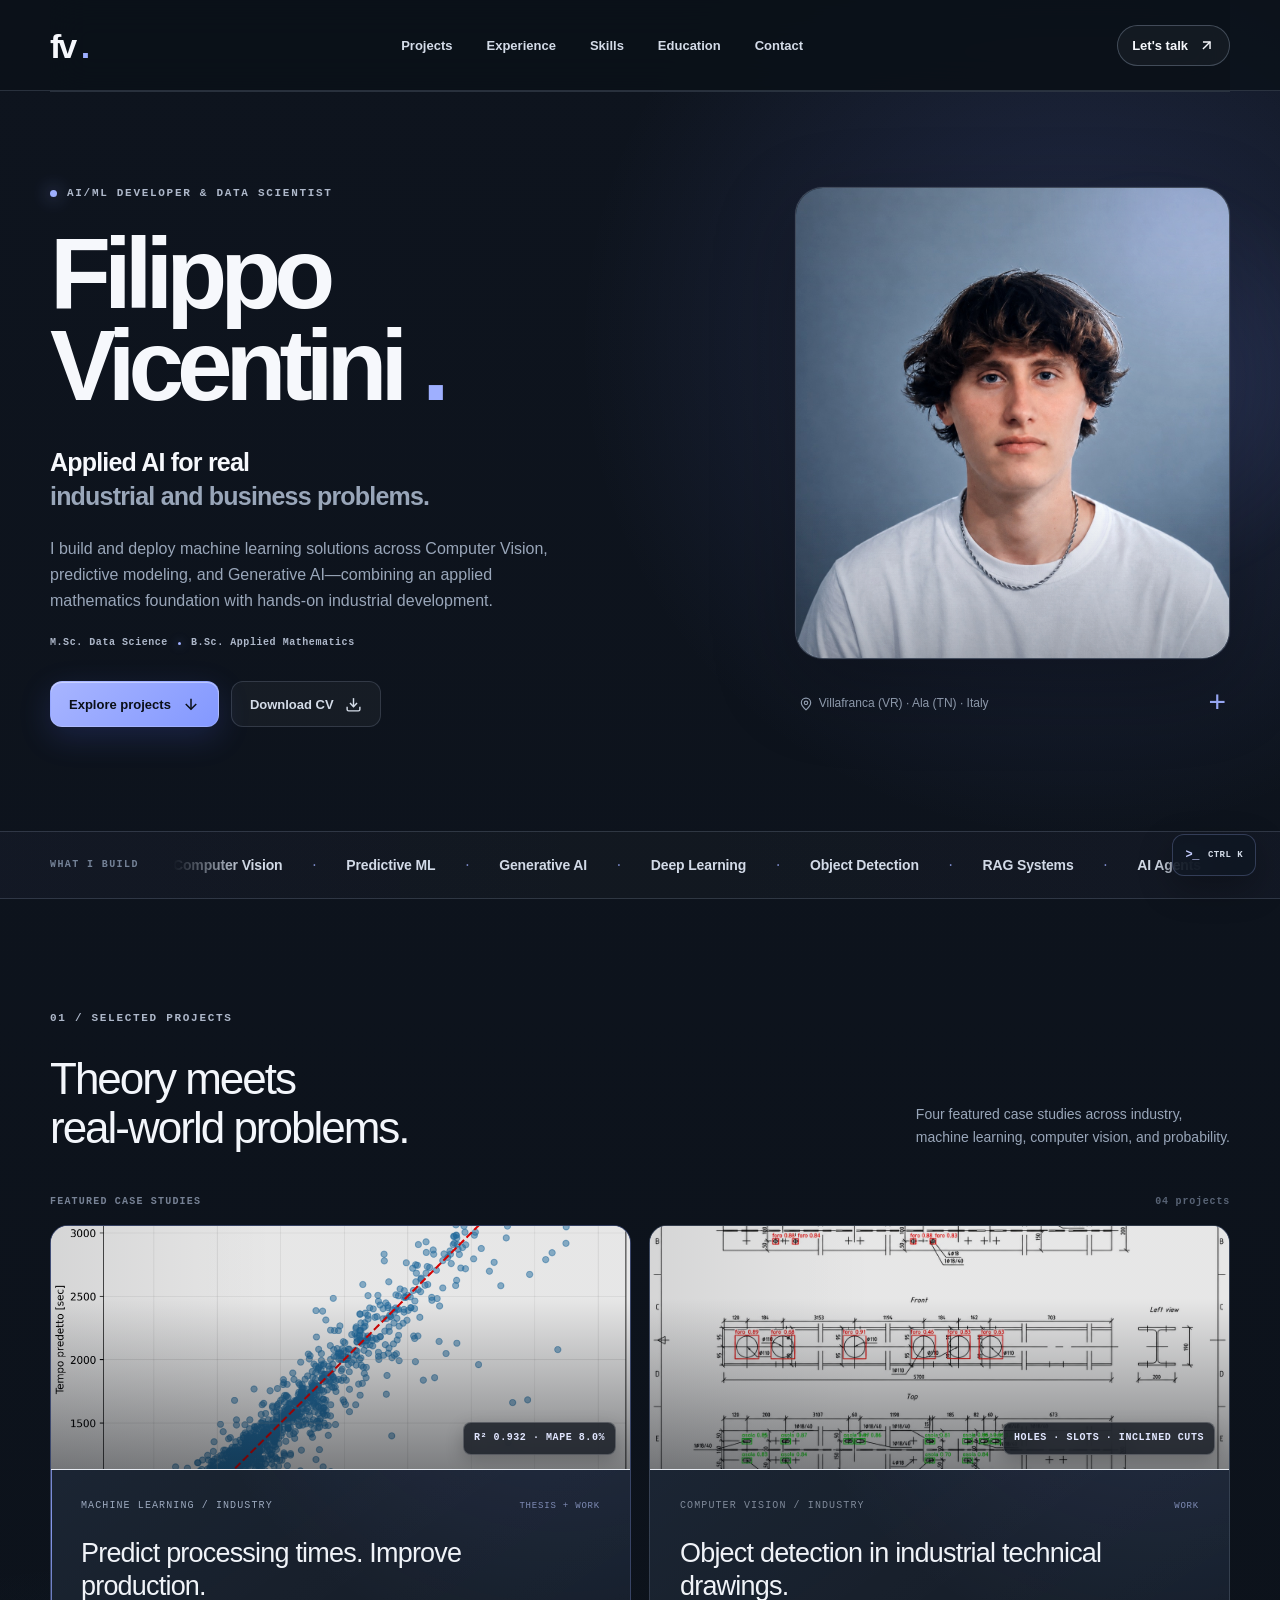
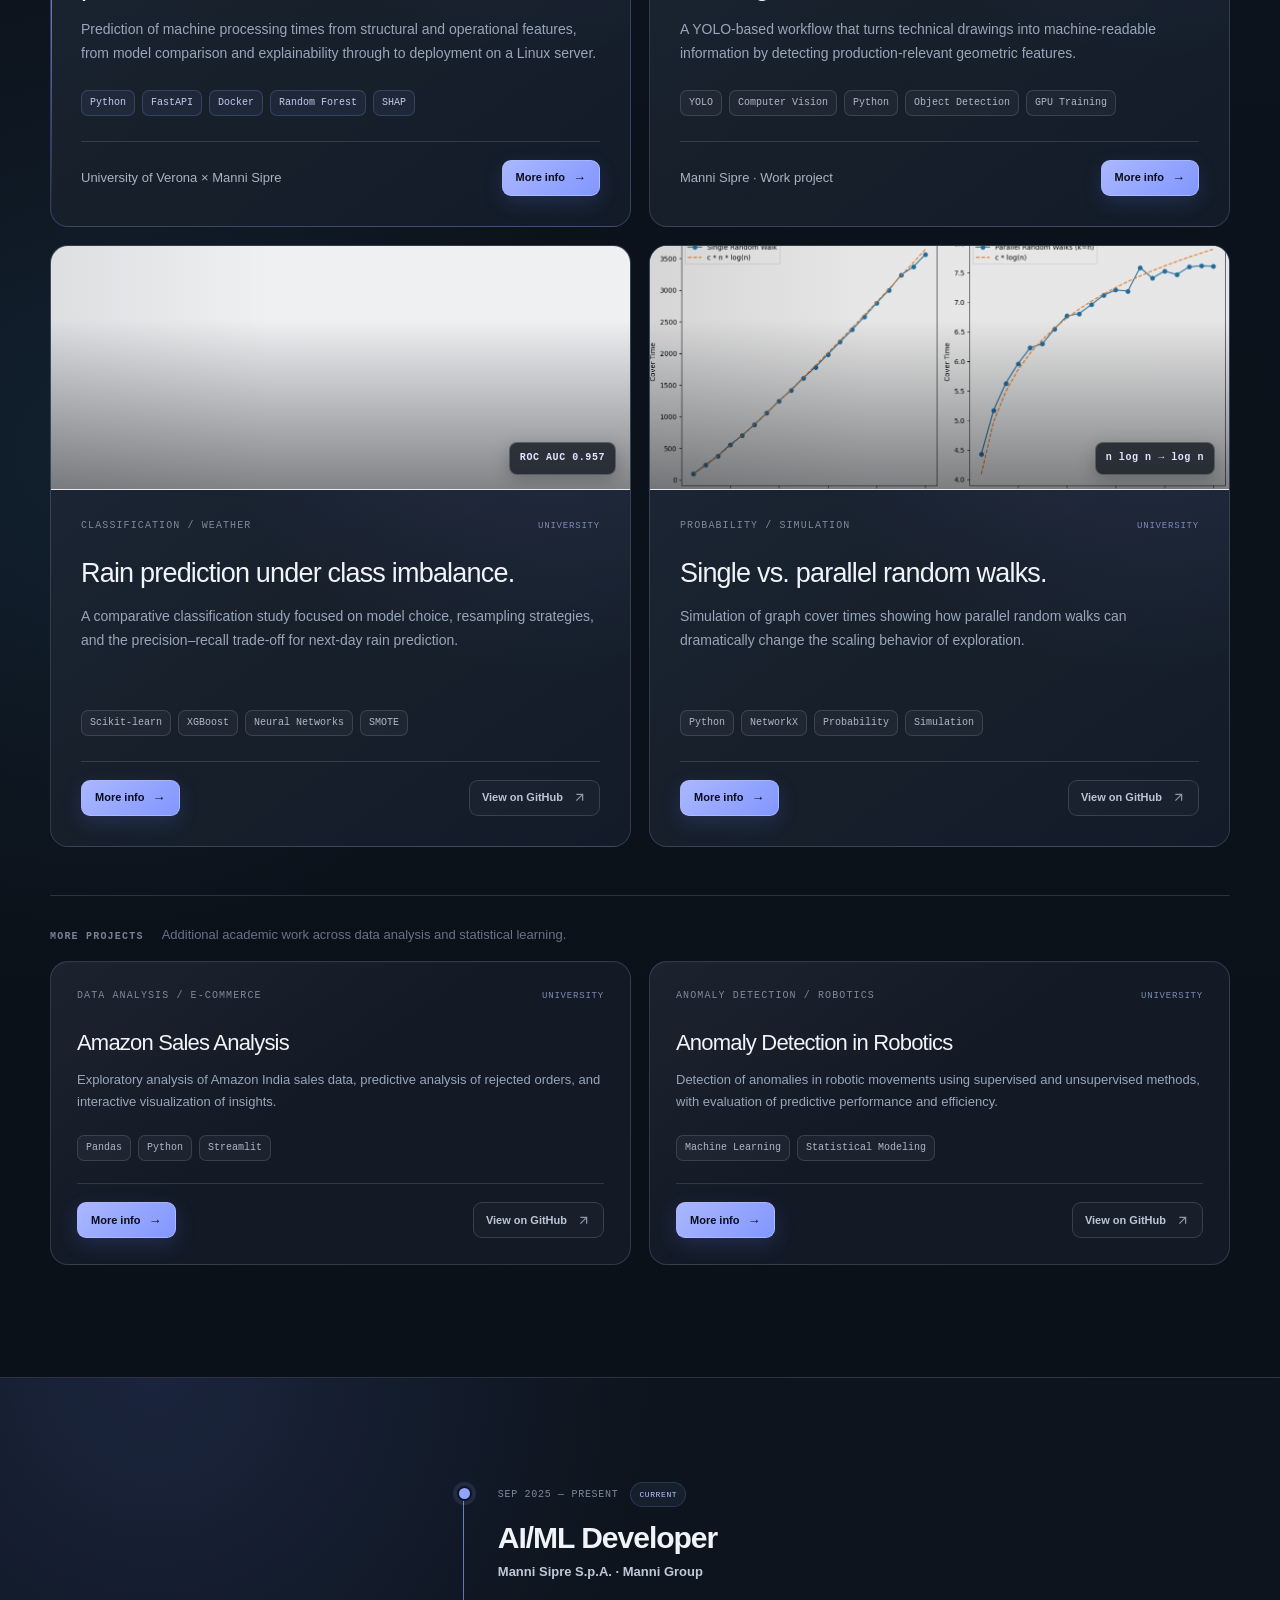
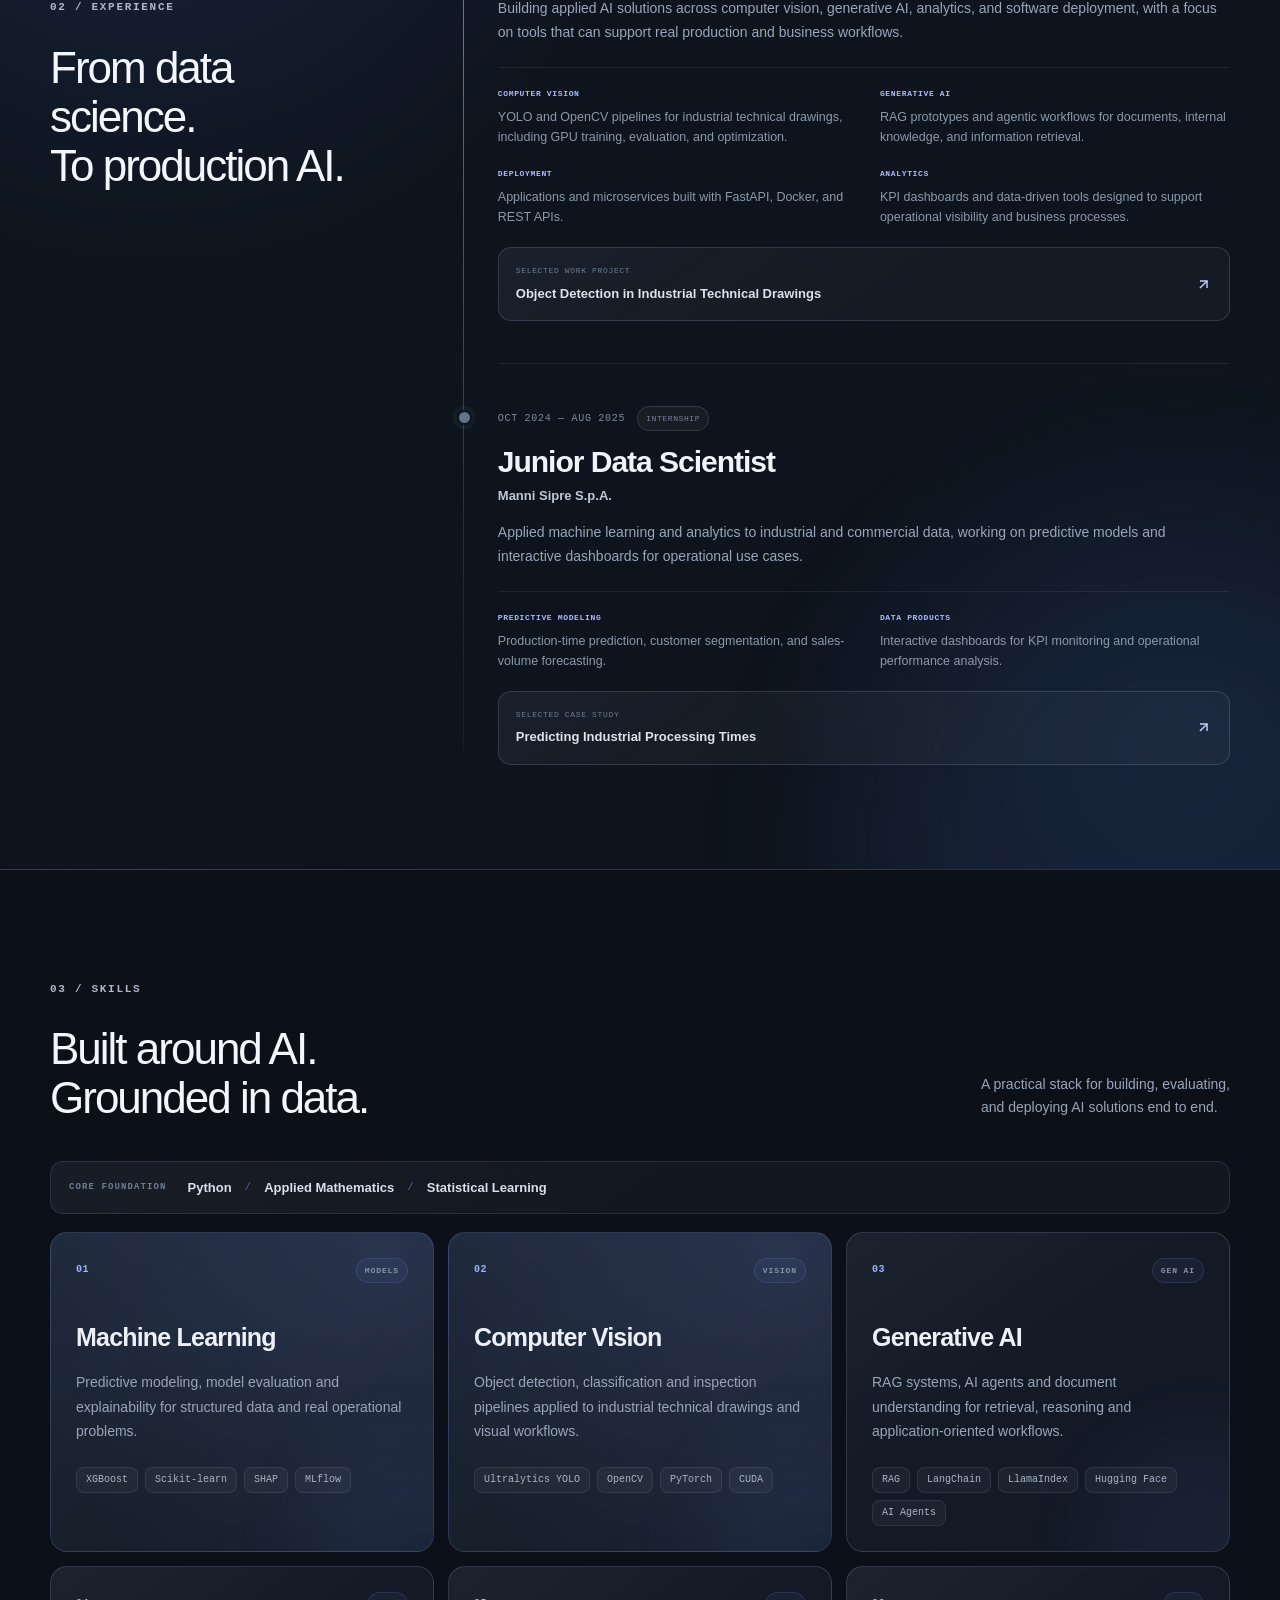
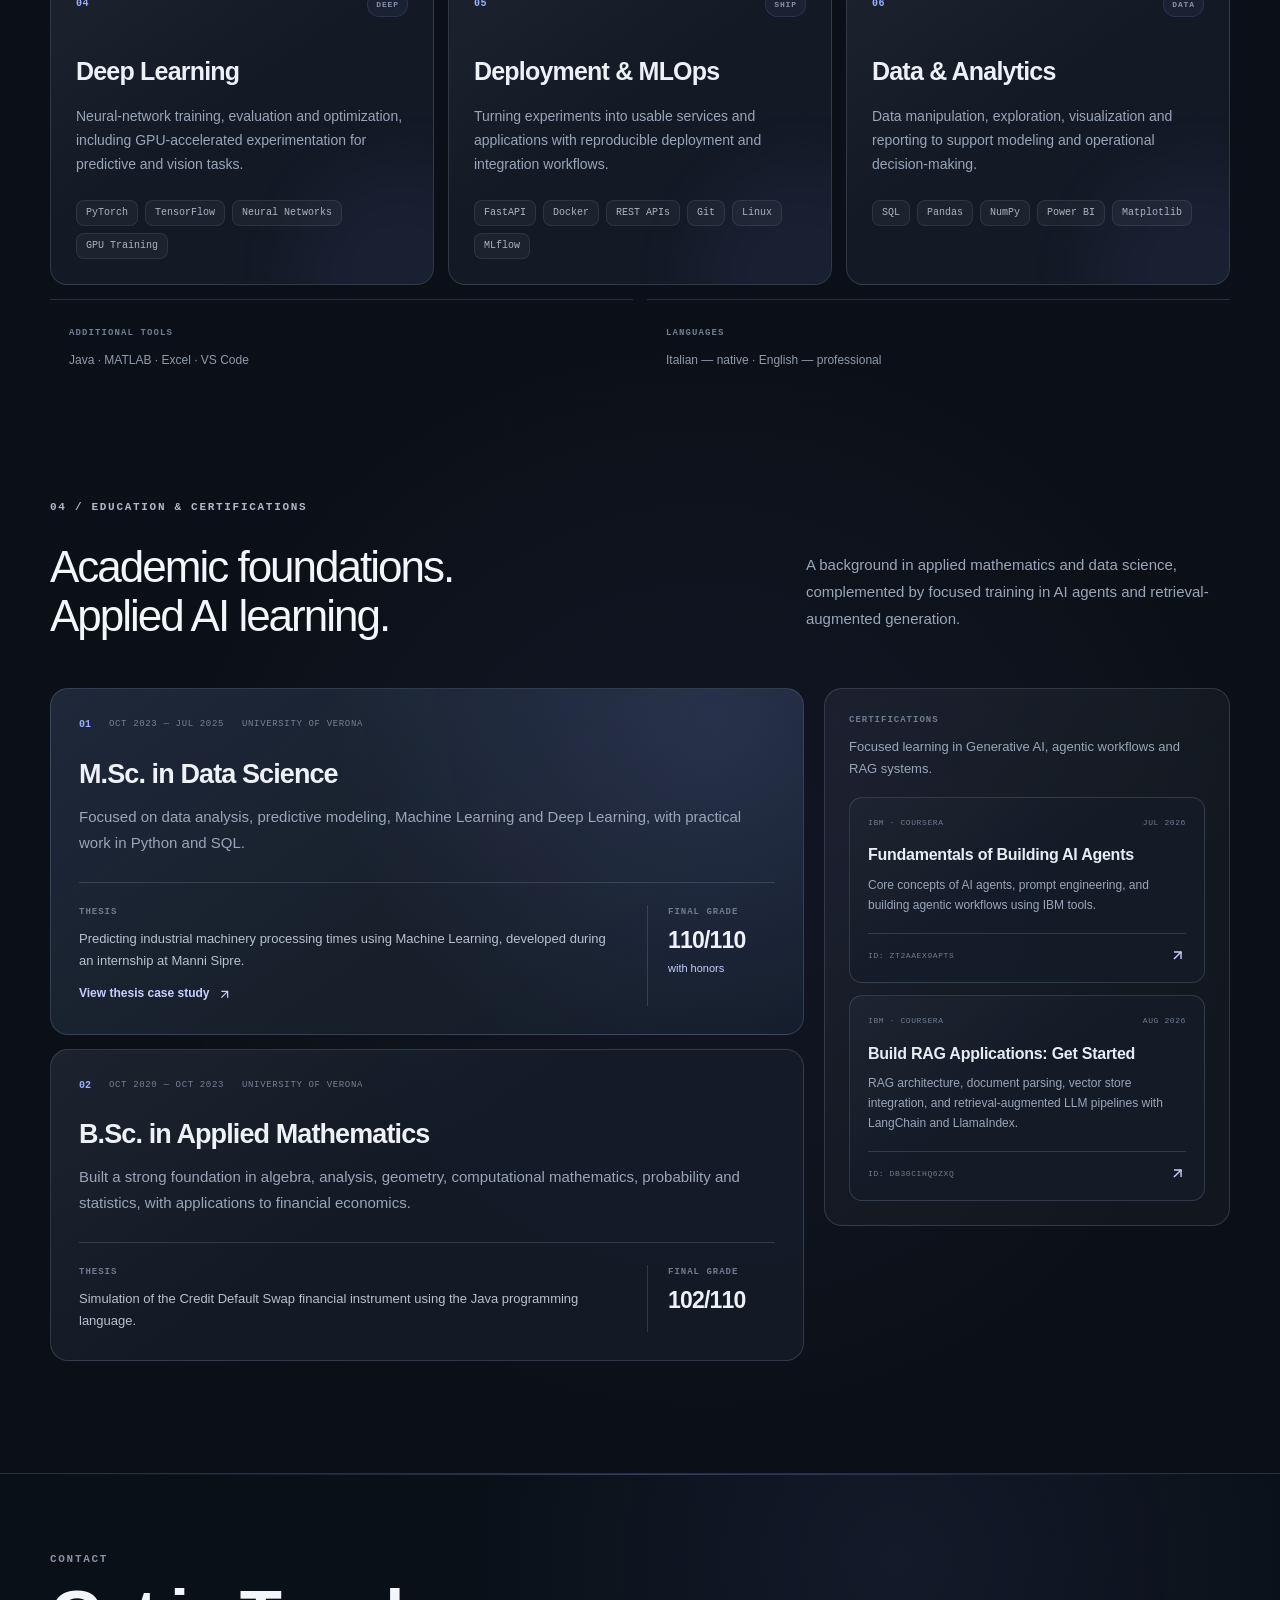
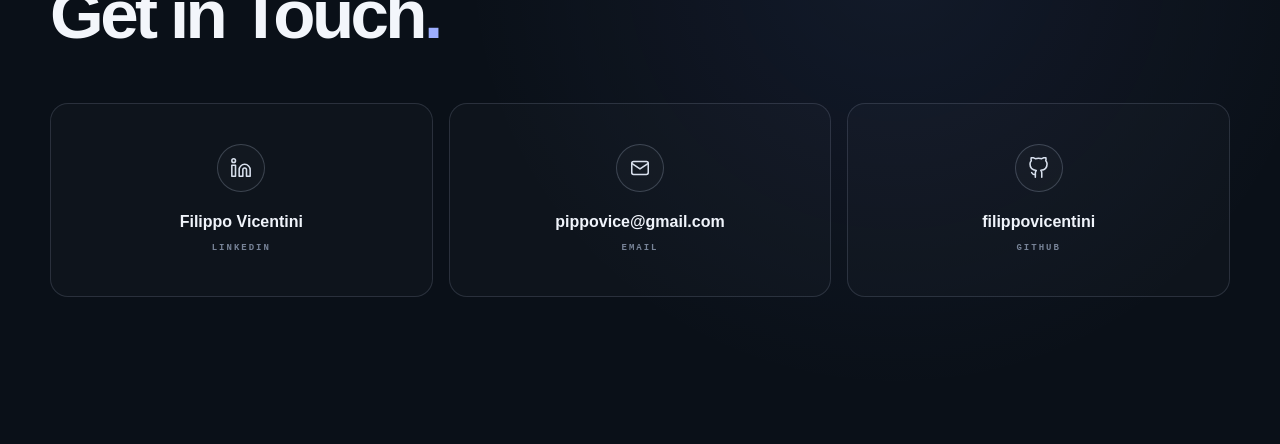
<file: index.html>
<!DOCTYPE html>

<html lang="en">
<head>
<meta charset="utf-8"/>
<meta content="width=device-width, initial-scale=1" name="viewport"/>
<meta content="#0b1119" name="theme-color"/>
<meta content="Filippo Vicentini portfolio: Computer Vision, Generative AI, and Machine Learning for industrial processes. Projects, experience, and skills." name="description"/>
<title>
   Filippo Vicentini | AI/ML Developer &amp; Data Scientist
  </title>
<link href="./favicon.svg" rel="icon" type="image/svg+xml"/>
<link href="./styles.css" rel="stylesheet"/>
<link href="./mobile-skills.css?v=9" rel="stylesheet"/>
</head>
<body>
<a class="skip" href="#main">
   Skip to content
  </a>
<header class="wrap header">
<a aria-label="Back to top" class="brand" href="#">
    fv
    <span>
     .
    </span>
</a>
<nav aria-label="Main navigation">
<a href="#progetti">
     Projects
    </a>
<a href="#esperienza">
     Experience
    </a>
<a href="#competenze">
     Skills
    </a>
<a href="#education">
     Education
    </a>
<a href="#contact">
     Contact
    </a>
</nav>
<a class="nav-contact" href="mailto:pippovice@gmail.com">
    Let's talk
    <svg aria-hidden="true" fill="none" height="17" stroke="currentColor" stroke-width="2" viewbox="0 0 24 24" width="17">
<path d="M7 17 17 7">
</path>
<path d="M7 7h10v10">
</path>
</svg>
</a>
</header>
<main id="main">
<section class="hero wrap">
<div>
<p class="eyebrow">
<span class="dot">
</span>
      AI/ML DEVELOPER &amp; DATA SCIENTIST
     </p>
<h1>
      Filippo
      <br/>
      Vicentini
      <span>
       .
      </span>
</h1>
<p class="statement">
      Applied AI for real
      <br/>
<span>
       industrial and business problems.
      </span>
</p>
<p class="mobile-only mobile-hero-focus">
      Computer Vision <span aria-hidden="true">·</span> Generative AI <span aria-hidden="true">·</span> Predictive ML
     </p>
<p class="intro">
      I build and deploy machine learning solutions across Computer Vision, predictive modeling, and Generative AI—combining an applied mathematics foundation with hands-on industrial development.
     </p>
<div aria-label="Academic background" class="hero-credentials">
<span>
       M.Sc. Data Science
      </span>
<i aria-hidden="true">
</i>
<span>
       B.Sc. Applied Mathematics
      </span>
</div>
<div class="actions">
<a class="primary" href="#progetti">
       Explore projects
       <svg aria-hidden="true" fill="none" height="18" stroke="currentColor" stroke-width="2" viewbox="0 0 24 24" width="18">
<path d="M12 5v14">
</path>
<path d="m19 12-7 7-7-7">
</path>
</svg>
</a>
<a class="secondary" download="" href="./cv-filippo-vicentini.pdf">
       Download CV
       <svg aria-hidden="true" fill="none" height="17" stroke="currentColor" stroke-width="2" viewbox="0 0 24 24" width="17">
<path d="M21 15v4a2 2 0 0 1-2 2H5a2 2 0 0 1-2-2v-4">
</path>
<path d="m7 10 5 5 5-5">
</path>
<path d="M12 15V3">
</path>
</svg>
</a>
</div>
</div>
<aside>
<div class="portrait">
<img alt="Portrait of Filippo Vicentini" decoding="async" fetchpriority="high" height="1254" src="./filippo.jpg" width="1254"/>
</div>
<div class="caption">
<div>
<span>
<svg aria-hidden="true" fill="none" height="14" stroke="currentColor" stroke-width="2" viewbox="0 0 24 24" width="14">
<path d="M20 10c0 5-8 12-8 12S4 15 4 10a8 8 0 1 1 16 0Z">
</path>
<circle cx="12" cy="10" r="3">
</circle>
</svg>
        Villafranca (VR) · Ala (TN) · Italy
       </span>
</div>
<b aria-hidden="true">
       +
      </b>
</div>
</aside>
</section>
<div class="strip build-marquee">
<div class="wrap build-marquee-inner">
<span class="build-marquee-label">
      WHAT I BUILD
     </span>
<div aria-label="Computer Vision, Predictive ML, Generative AI, Deep Learning, Object Detection, RAG Systems, AI Agents, Data Analytics, Model Explainability, MLOps, API Deployment, GPU Training" class="build-marquee-window">
<div class="build-marquee-track">
<div class="build-marquee-set">
<strong>Computer Vision</strong>
<span aria-hidden="true" class="build-marquee-sep">·</span>
<strong>Predictive ML</strong>
<span aria-hidden="true" class="build-marquee-sep">·</span>
<strong>Generative AI</strong>
<span aria-hidden="true" class="build-marquee-sep">·</span>
<strong>Deep Learning</strong>
<span aria-hidden="true" class="build-marquee-sep">·</span>
<strong>Object Detection</strong>
<span aria-hidden="true" class="build-marquee-sep">·</span>
<strong>RAG Systems</strong>
<span aria-hidden="true" class="build-marquee-sep">·</span>
<strong>AI Agents</strong>
<span aria-hidden="true" class="build-marquee-sep">·</span>
<strong>Data Analytics</strong>
<span aria-hidden="true" class="build-marquee-sep">·</span>
<strong>Model Explainability</strong>
<span aria-hidden="true" class="build-marquee-sep">·</span>
<strong>MLOps</strong>
<span aria-hidden="true" class="build-marquee-sep">·</span>
<strong>API Deployment</strong>
<span aria-hidden="true" class="build-marquee-sep">·</span>
<strong>GPU Training</strong>
<span aria-hidden="true" class="build-marquee-sep">·</span>
</div>
<div aria-hidden="true" class="build-marquee-set">
<strong>Computer Vision</strong>
<span aria-hidden="true" class="build-marquee-sep">·</span>
<strong>Predictive ML</strong>
<span aria-hidden="true" class="build-marquee-sep">·</span>
<strong>Generative AI</strong>
<span aria-hidden="true" class="build-marquee-sep">·</span>
<strong>Deep Learning</strong>
<span aria-hidden="true" class="build-marquee-sep">·</span>
<strong>Object Detection</strong>
<span aria-hidden="true" class="build-marquee-sep">·</span>
<strong>RAG Systems</strong>
<span aria-hidden="true" class="build-marquee-sep">·</span>
<strong>AI Agents</strong>
<span aria-hidden="true" class="build-marquee-sep">·</span>
<strong>Data Analytics</strong>
<span aria-hidden="true" class="build-marquee-sep">·</span>
<strong>Model Explainability</strong>
<span aria-hidden="true" class="build-marquee-sep">·</span>
<strong>MLOps</strong>
<span aria-hidden="true" class="build-marquee-sep">·</span>
<strong>API Deployment</strong>
<span aria-hidden="true" class="build-marquee-sep">·</span>
<strong>GPU Training</strong>
<span aria-hidden="true" class="build-marquee-sep">·</span>
</div>
<div aria-hidden="true" class="build-marquee-set">
<strong>Computer Vision</strong>
<span aria-hidden="true" class="build-marquee-sep">·</span>
<strong>Predictive ML</strong>
<span aria-hidden="true" class="build-marquee-sep">·</span>
<strong>Generative AI</strong>
<span aria-hidden="true" class="build-marquee-sep">·</span>
<strong>Deep Learning</strong>
<span aria-hidden="true" class="build-marquee-sep">·</span>
<strong>Object Detection</strong>
<span aria-hidden="true" class="build-marquee-sep">·</span>
<strong>RAG Systems</strong>
<span aria-hidden="true" class="build-marquee-sep">·</span>
<strong>AI Agents</strong>
<span aria-hidden="true" class="build-marquee-sep">·</span>
<strong>Data Analytics</strong>
<span aria-hidden="true" class="build-marquee-sep">·</span>
<strong>Model Explainability</strong>
<span aria-hidden="true" class="build-marquee-sep">·</span>
<strong>MLOps</strong>
<span aria-hidden="true" class="build-marquee-sep">·</span>
<strong>API Deployment</strong>
<span aria-hidden="true" class="build-marquee-sep">·</span>
<strong>GPU Training</strong>
<span aria-hidden="true" class="build-marquee-sep">·</span>
</div>
</div>
</div>
</div>
</div>
<section class="section wrap" id="progetti">
<div class="heading projects-heading">
<div>
<p class="eyebrow">
       01 / SELECTED PROJECTS
      </p>
<h2>
       Theory meets
       <br/>
       real-world problems.
      </h2>
</div>
<p>
      Four featured case studies across industry,
      <br/>
      machine learning, computer vision, and probability.
     </p>
</div>
<div class="projects-section-label">
<span>
      FEATURED CASE STUDIES
     </span>
<span>
      04 projects
     </span>
</div>
<div aria-label="Featured projects for mobile" class="mobile-only mobile-project-grid">
<article class="mobile-project-card">
<div class="mobile-project-media">
<img alt="Predicted versus actual industrial processing times" decoding="async" loading="lazy" src="./images/processing-times/predicted-vs-actual-validation.png"/>
<span class="mobile-project-signal">R² .932</span>
</div>
<div class="mobile-project-copy">
<span class="mobile-project-kicker">INDUSTRIAL ML</span>
<h3>Processing Times</h3>
<div class="mobile-project-actions">
<a href="./projects/industrial-processing-times.html">More info</a>
<span aria-label="Private work code" class="mobile-project-action-muted">Private code</span>
</div>
</div>
</article>
<article class="mobile-project-card">
<div class="mobile-project-media">
<img alt="Anonymized industrial technical drawing with YOLO detections" decoding="async" loading="lazy" src="./images/yolo/yolo-holes-slots-anonymized.png"/>
<span class="mobile-project-signal">YOLO · 3 classes</span>
</div>
<div class="mobile-project-copy">
<span class="mobile-project-kicker">COMPUTER VISION</span>
<h3>Technical Drawing Detection</h3>
<div class="mobile-project-actions">
<a href="./projects/yolo-technical-drawings.html">More info</a>
<span aria-label="Private work code" class="mobile-project-action-muted">Private code</span>
</div>
</div>
</article>
<article class="mobile-project-card">
<div class="mobile-project-media">
<img alt="Rain prediction evaluation metrics" decoding="async" loading="lazy" src="./images/rain/rain-evaluation-panel.png"/>
<span class="mobile-project-signal">AUC .957</span>
</div>
<div class="mobile-project-copy">
<span class="mobile-project-kicker">CLASSIFICATION</span>
<h3>Rain Prediction</h3>
<div class="mobile-project-actions">
<a href="./projects/rain-prediction.html">More info</a>
<a href="https://github.com/filippovicentini/machine_learning_UNIVR" rel="noreferrer" target="_blank">View GitHub</a>
</div>
</div>
</article>
<article class="mobile-project-card">
<div class="mobile-project-media">
<img alt="Single versus parallel random walk scaling" decoding="async" loading="lazy" src="./images/random-walk/single-vs-parallel-scaling.png"/>
<span class="mobile-project-signal">n log n → log n</span>
</div>
<div class="mobile-project-copy">
<span class="mobile-project-kicker">PROBABILITY</span>
<h3>Parallel Random Walks</h3>
<div class="mobile-project-actions">
<a href="./projects/single-vs-parallel-random-walk.html">More info</a>
<a href="https://github.com/filippovicentini/single-vs-parallel-random-walk" rel="noreferrer" target="_blank">View GitHub</a>
</div>
</div>
</article>
</div>
<div class="projects-featured">
<article class="project project--showcase featured">
<a aria-label="Read case study: Predicting Industrial Processing Times" class="project-card-link" href="./projects/industrial-processing-times.html">
</a>
<div class="project-media">
<img alt="Predicted versus actual industrial processing times on the validation set" decoding="async" height="2043" loading="lazy" src="./images/processing-times/predicted-vs-actual-validation.png" width="2048"/>
<div class="project-media-shade">
</div>
<span class="project-signal">
        R² 0.932 · MAPE 8.0%
       </span>
</div>
<div class="project-body">
<div class="project-top">
<span>
         MACHINE LEARNING / INDUSTRY
        </span>
<span class="project-context">
         THESIS + WORK
        </span>
</div>
<h3>
        Predict processing times. Improve production.
       </h3>
<p class="project-summary">
        Prediction of machine processing times from structural and operational features, from model comparison and explainability through to deployment on a Linux server.
       </p>
<ul class="tags">
<li>
         Python
        </li>
<li>
         FastAPI
        </li>
<li>
         Docker
        </li>
<li>
         Random Forest
        </li>
<li>
         SHAP
        </li>
</ul>
<div class="project-bottom project-bottom--split">
<span>University of Verona × Manni Sipre</span>
<a class="project-detail-link" href="./projects/industrial-processing-times.html">
         More info
         <span aria-hidden="true">→</span>
</a>
</div>
</div>
</article>
<article class="project project--showcase">
<a aria-label="Read case study: Computer Vision for Industrial Technical Drawings" class="project-card-link" href="./projects/yolo-technical-drawings.html">
</a>
<div class="project-media">
<img alt="Anonymized industrial technical drawing with YOLO detections for holes and slots" decoding="async" height="1086" loading="lazy" src="./images/yolo/yolo-holes-slots-anonymized.png" width="1448"/>
<div class="project-media-shade">
</div>
<span class="project-signal">
        HOLES · SLOTS · INCLINED CUTS
       </span>
</div>
<div class="project-body">
<div class="project-top">
<span>
         COMPUTER VISION / INDUSTRY
        </span>
<span class="project-context">
         WORK
        </span>
</div>
<h3>
        Object detection in industrial technical drawings.
       </h3>
<p class="project-summary">
        A YOLO-based workflow that turns technical drawings into machine-readable information by detecting production-relevant geometric features.
       </p>
<ul class="tags">
<li>
         YOLO
        </li>
<li>
         Computer Vision
        </li>
<li>
         Python
        </li>
<li>
         Object Detection
        </li>
<li>
         GPU Training
        </li>
</ul>
<div class="project-bottom project-bottom--split">
<span>Manni Sipre · Work project</span>
<a class="project-detail-link" href="./projects/yolo-technical-drawings.html">
         More info
         <span aria-hidden="true">→</span>
</a>
</div>
</div>
</article>
<article class="project project--showcase">
<a aria-label="Read case study: Machine Learning for Rain Prediction" class="project-card-link" href="./projects/rain-prediction.html">
</a>
<div class="project-media">
<img alt="ROC curve, precision recall curve, confusion matrix and residual distribution for rain prediction" decoding="async" height="636" loading="lazy" src="./images/rain/rain-evaluation-panel.png" width="1216"/>
<div class="project-media-shade">
</div>
<span class="project-signal">
        ROC AUC 0.957
       </span>
</div>
<div class="project-body">
<div class="project-top">
<span>
         CLASSIFICATION / WEATHER
        </span>
<span class="project-context">
         UNIVERSITY
        </span>
</div>
<h3>
        Rain prediction under class imbalance.
       </h3>
<p class="project-summary">
        A comparative classification study focused on model choice, resampling strategies, and the precision–recall trade-off for next-day rain prediction.
       </p>
<ul class="tags">
<li>
         Scikit-learn
        </li>
<li>
         XGBoost
        </li>
<li>
         Neural Networks
        </li>
<li>
         SMOTE
        </li>
</ul>
<div class="project-bottom project-bottom--actions">
<a class="project-detail-link" href="./projects/rain-prediction.html">
         More info
         <span aria-hidden="true">→</span>
</a>
<a class="project-github-link" href="https://github.com/filippovicentini/machine_learning_UNIVR" rel="noreferrer" target="_blank">
         View on GitHub
         <svg aria-hidden="true" fill="none" height="18" stroke="currentColor" stroke-width="2" viewbox="0 0 24 24" width="18">
<path d="M7 17 17 7">
</path>
<path d="M7 7h10v10">
</path>
</svg>
</a>
</div>
</div>
</article>
<article class="project project--showcase">
<a aria-label="Read case study: Single vs Parallel Random Walks" class="project-card-link" href="./projects/single-vs-parallel-random-walk.html">
</a>
<div class="project-media">
<img alt="Comparison of single and parallel random walk cover-time scaling" decoding="async" height="593" loading="lazy" src="./images/random-walk/single-vs-parallel-scaling.png" width="1184"/>
<div class="project-media-shade">
</div>
<span class="project-signal">
        n log n → log n
       </span>
</div>
<div class="project-body">
<div class="project-top">
<span>
         PROBABILITY / SIMULATION
        </span>
<span class="project-context">
         UNIVERSITY
        </span>
</div>
<h3>
        Single vs. parallel random walks.
       </h3>
<p class="project-summary">
        Simulation of graph cover times showing how parallel random walks can dramatically change the scaling behavior of exploration.
       </p>
<ul class="tags">
<li>
         Python
        </li>
<li>
         NetworkX
        </li>
<li>
         Probability
        </li>
<li>
         Simulation
        </li>
</ul>
<div class="project-bottom project-bottom--actions">
<a class="project-detail-link" href="./projects/single-vs-parallel-random-walk.html">
         More info
         <span aria-hidden="true">→</span>
</a>
<a class="project-github-link" href="https://github.com/filippovicentini/single-vs-parallel-random-walk" rel="noreferrer" target="_blank">
         View on GitHub
         <svg aria-hidden="true" fill="none" height="18" stroke="currentColor" stroke-width="2" viewbox="0 0 24 24" width="18">
<path d="M7 17 17 7">
</path>
<path d="M7 7h10v10">
</path>
</svg>
</a>
</div>
</div>
</article>
</div>
<a class="mobile-only mobile-more-projects" href="https://github.com/filippovicentini" rel="noreferrer" target="_blank">
<span>
<small>MORE PROJECTS</small>
      View all repositories on GitHub
     </span>
<svg aria-hidden="true" fill="none" height="18" stroke="currentColor" stroke-width="2" viewbox="0 0 24 24" width="18">
<path d="M7 17 17 7"></path>
<path d="M7 7h10v10"></path>
</svg>
</a>
<div class="projects-secondary-header">
<div>
<span>
       MORE PROJECTS
      </span>
<p>
       Additional academic work across data analysis and statistical learning.
      </p>
</div>
</div>
<div class="projects-secondary">
<article class="project project--compact">
<a aria-label="Read case study: Amazon Sales Analysis" class="project-card-link" href="./projects/amazon-sales.html">
</a>
<div class="project-top">
<span>
        DATA ANALYSIS / E-COMMERCE
       </span>
<span class="project-context">
        UNIVERSITY
       </span>
</div>
<h3>
       Amazon Sales Analysis
      </h3>
<p class="project-summary">
       Exploratory analysis of Amazon India sales data, predictive analysis of rejected orders, and interactive visualization of insights.
      </p>
<ul class="tags">
<li>
        Pandas
       </li>
<li>
        Python
       </li>
<li>
        Streamlit
       </li>
</ul>
<div class="project-bottom project-bottom--actions">
<a class="project-detail-link" href="./projects/amazon-sales.html">
        More info
        <span aria-hidden="true">→</span>
</a>
<a class="project-github-link" href="https://github.com/filippovicentini/AmazonSales" rel="noreferrer" target="_blank">
        View on GitHub
        <svg aria-hidden="true" fill="none" height="18" stroke="currentColor" stroke-width="2" viewbox="0 0 24 24" width="18">
<path d="M7 17 17 7">
</path>
<path d="M7 7h10v10">
</path>
</svg>
</a>
</div>
</article>
<article class="project project--compact">
<a aria-label="Read case study: Anomaly Detection in Robotics" class="project-card-link" href="./projects/robotics-anomaly-detection.html">
</a>
<div class="project-top">
<span>
        ANOMALY DETECTION / ROBOTICS
       </span>
<span class="project-context">
        UNIVERSITY
       </span>
</div>
<h3>
       Anomaly Detection in Robotics
      </h3>
<p class="project-summary">
       Detection of anomalies in robotic movements using supervised and unsupervised methods, with evaluation of predictive performance and efficiency.
      </p>
<ul class="tags">
<li>
        Machine Learning
       </li>
<li>
        Statistical Modeling
       </li>
</ul>
<div class="project-bottom project-bottom--actions">
<a class="project-detail-link" href="./projects/robotics-anomaly-detection.html">
        More info
        <span aria-hidden="true">→</span>
</a>
<a class="project-github-link" href="https://github.com/Moster2698/StatisticalLearning" rel="noreferrer" target="_blank">
        View on GitHub
        <svg aria-hidden="true" fill="none" height="18" stroke="currentColor" stroke-width="2" viewbox="0 0 24 24" width="18">
<path d="M7 17 17 7">
</path>
<path d="M7 7h10v10">
</path>
</svg>
</a>
</div>
</article>
</div>
</section>
<section class="experience" id="esperienza">
<div class="wrap experience-grid">
<div class="experience-intro">
<p class="eyebrow">
       02 / EXPERIENCE
      </p>
<h2>
       From data science.
       <br/>
       To production AI.
      </h2>
</div>
<div aria-label="Professional experience timeline" class="mobile-only mobile-experience-timeline">
<article class="mobile-experience-item is-current">
<div class="mobile-experience-meta">
<span>SEP 2025 — PRESENT</span>
<strong>CURRENT</strong>
</div>
<h3>AI/ML Developer</h3>
<p class="mobile-experience-company">Manni Sipre S.p.A. · Manni Group</p>
<p class="mobile-experience-focus">Computer Vision · Generative AI · Deployment · Analytics</p>
<a href="./projects/yolo-technical-drawings.html">
        Object Detection in Industrial Technical Drawings
        <span aria-hidden="true">↗</span>
</a>
</article>
<article class="mobile-experience-item">
<div class="mobile-experience-meta">
<span>OCT 2024 — AUG 2025</span>
<strong>INTERNSHIP</strong>
</div>
<h3>Junior Data Scientist</h3>
<p class="mobile-experience-company">Manni Sipre S.p.A.</p>
<p class="mobile-experience-focus">Predictive Modeling · Analytics · Data Products</p>
<a href="./projects/industrial-processing-times.html">
        Predicting Industrial Processing Times
        <span aria-hidden="true">↗</span>
</a>
</article>
</div>
<div class="experience-roles">
<article class="experience-role experience-role-current">
<div class="role-topline">
<p class="date">
         SEP 2025 — PRESENT
        </p>
<span class="role-status">
         CURRENT
        </span>
</div>
<h3>
        AI/ML Developer
       </h3>
<p class="company">
        Manni Sipre S.p.A. · Manni Group
       </p>
<p class="mobile-only mobile-role-focus">
        Computer Vision <span aria-hidden="true">·</span> Generative AI <span aria-hidden="true">·</span> Deployment <span aria-hidden="true">·</span> Analytics
       </p>
<p class="role-summary">
        Building applied AI solutions across computer vision, generative AI, analytics, and software deployment, with a focus on tools that can support real production and business workflows.
       </p>
<div class="role-focus-grid">
<div>
<span>
          Computer Vision
         </span>
<p>
          YOLO and OpenCV pipelines for industrial technical drawings, including GPU training, evaluation, and optimization.
         </p>
</div>
<div>
<span>
          Generative AI
         </span>
<p>
          RAG prototypes and agentic workflows for documents, internal knowledge, and information retrieval.
         </p>
</div>
<div>
<span>
          Deployment
         </span>
<p>
          Applications and microservices built with FastAPI, Docker, and REST APIs.
         </p>
</div>
<div>
<span>
          Analytics
         </span>
<p>
          KPI dashboards and data-driven tools designed to support operational visibility and business processes.
         </p>
</div>
</div>
<a class="experience-project-link" href="./projects/yolo-technical-drawings.html">
<span>
         SELECTED WORK PROJECT
        </span>
<strong>
         Object Detection in Industrial Technical Drawings
        </strong>
<svg aria-hidden="true" fill="none" height="17" stroke="currentColor" stroke-width="2" viewbox="0 0 24 24" width="17">
<path d="M7 17 17 7">
</path>
<path d="M7 7h10v10">
</path>
</svg>
</a>
</article>
<article class="experience-role">
<div class="role-topline">
<p class="date">
         OCT 2024 — AUG 2025
        </p>
<span class="role-status role-status-muted">
         INTERNSHIP
        </span>
</div>
<h3>
        Junior Data Scientist
       </h3>
<p class="company">
        Manni Sipre S.p.A.
       </p>
<p class="mobile-only mobile-role-focus">
        Predictive Modeling <span aria-hidden="true">·</span> Analytics <span aria-hidden="true">·</span> Data Products
       </p>
<p class="role-summary">
        Applied machine learning and analytics to industrial and commercial data, working on predictive models and interactive dashboards for operational use cases.
       </p>
<div class="role-focus-grid role-focus-grid-compact">
<div>
<span>
          Predictive Modeling
         </span>
<p>
          Production-time prediction, customer segmentation, and sales-volume forecasting.
         </p>
</div>
<div>
<span>
          Data Products
         </span>
<p>
          Interactive dashboards for KPI monitoring and operational performance analysis.
         </p>
</div>
</div>
<a class="experience-project-link" href="./projects/industrial-processing-times.html">
<span>
         SELECTED CASE STUDY
        </span>
<strong>
         Predicting Industrial Processing Times
        </strong>
<svg aria-hidden="true" fill="none" height="17" stroke="currentColor" stroke-width="2" viewbox="0 0 24 24" width="17">
<path d="M7 17 17 7">
</path>
<path d="M7 7h10v10">
</path>
</svg>
</a>
</article>
</div>
</div>
</section>
<section class="section wrap" id="competenze">
<div class="heading skills-heading">
<div>
<p class="eyebrow">
       03 / SKILLS
      </p>
<h2>
       Built around AI.
       <br/>
       Grounded in data.
      </h2>
</div>
<p>
      A practical stack for building, evaluating,
      <br/>
      and deploying AI solutions end to end.
     </p>
</div>
<div aria-label="Technical capabilities" class="mobile-only mobile-skills-bento">
<div class="mobile-skills-bento-grid">
<article class="mobile-bento-card mobile-bento-card-ml">
<div class="mobile-bento-meta"><span>01</span><i>MODELS</i></div>
<h3>Machine Learning</h3>
<p>Predict · evaluate · explain</p>
<div class="mobile-bento-tools"><span>XGBoost</span><span>Scikit-learn</span><span>SHAP</span></div>
<a class="mobile-bento-proof" href="./projects/industrial-processing-times.html">Processing Times <span aria-hidden="true">↗</span></a>
</article>
<article class="mobile-bento-card mobile-bento-card-cv">
<div class="mobile-bento-meta"><span>02</span><i>VISION</i></div>
<h3>Computer Vision</h3>
<p>Detect · classify · inspect</p>
<div class="mobile-bento-tools"><span>YOLO</span><span>OpenCV</span><span>PyTorch</span></div>
<a class="mobile-bento-proof" href="./projects/yolo-technical-drawings.html">Technical Drawings <span aria-hidden="true">↗</span></a>
</article>
<article class="mobile-bento-card mobile-bento-card-genai">
<div class="mobile-bento-meta"><span>03</span><i>GEN AI</i></div>
<h3>Generative AI</h3>
<p>Retrieve · reason · automate</p>
<div class="mobile-bento-tools"><span>RAG</span><span>Agents</span><span>LLM workflows</span></div>
</article>
<article class="mobile-bento-card mobile-bento-card-dl">
<div class="mobile-bento-meta"><span>04</span><i>DEEP</i></div>
<h3>Deep Learning</h3>
<p>Train · optimize · generalize</p>
<div class="mobile-bento-tools"><span>PyTorch</span><span>Neural Nets</span><span>GPU Training</span></div>
</article>
<article class="mobile-bento-card mobile-bento-card-deploy">
<div class="mobile-bento-meta"><span>05</span><i>SHIP</i></div>
<h3>Deployment</h3>
<p>Serve · containerize · integrate</p>
<div class="mobile-bento-tools"><span>FastAPI</span><span>Docker</span><span>REST APIs</span></div>
</article>
<article class="mobile-bento-card mobile-bento-card-data">
<div class="mobile-bento-meta"><span>06</span><i>DATA</i></div>
<h3>Data &amp; Analytics</h3>
<p>Explore · visualize · decide</p>
<div class="mobile-bento-tools"><span>SQL</span><span>Pandas</span><span>NumPy</span><span>Power BI</span></div>
</article>
</div>
<div class="mobile-skills-bento-foundation">
<span>FOUNDATION</span>
<strong>Python</strong><i>/</i><strong>Applied Mathematics</strong><i>/</i><strong>Statistical Learning</strong>
</div>
</div>
<div aria-label="Core technical foundation" class="skills-foundation">
<span>
      CORE FOUNDATION
     </span>
<strong>
      Python
     </strong>
<i>
      /
     </i>
<strong>
      Applied Mathematics
     </strong>
<i>
      /
     </i>
<strong>
      Statistical Learning
     </strong>
</div>
<div class="skills-grid">
<article class="skill-card skill-card-featured">
<div class="skill-card-top"><span class="skill-n">01</span><span class="skill-level">MODELS</span></div>
<h3>Machine Learning</h3>
<p>Predictive modeling, model evaluation and explainability for structured data and real operational problems.</p>
<ul aria-label="Machine Learning tools" class="skill-tags">
<li>XGBoost</li><li>Scikit-learn</li><li>SHAP</li><li>MLflow</li>
</ul>
</article>
<article class="skill-card skill-card-featured">
<div class="skill-card-top"><span class="skill-n">02</span><span class="skill-level">VISION</span></div>
<h3>Computer Vision</h3>
<p>Object detection, classification and inspection pipelines applied to industrial technical drawings and visual workflows.</p>
<ul aria-label="Computer Vision tools" class="skill-tags">
<li>Ultralytics YOLO</li><li>OpenCV</li><li>PyTorch</li><li>CUDA</li>
</ul>
</article>
<article class="skill-card">
<div class="skill-card-top"><span class="skill-n">03</span><span class="skill-level">GEN AI</span></div>
<h3>Generative AI</h3>
<p>RAG systems, AI agents and document understanding for retrieval, reasoning and application-oriented workflows.</p>
<ul aria-label="Generative AI tools" class="skill-tags">
<li>RAG</li><li>LangChain</li><li>LlamaIndex</li><li>Hugging Face</li><li>AI Agents</li>
</ul>
</article>
<article class="skill-card">
<div class="skill-card-top"><span class="skill-n">04</span><span class="skill-level">DEEP</span></div>
<h3>Deep Learning</h3>
<p>Neural-network training, evaluation and optimization, including GPU-accelerated experimentation for predictive and vision tasks.</p>
<ul aria-label="Deep Learning tools" class="skill-tags">
<li>PyTorch</li><li>TensorFlow</li><li>Neural Networks</li><li>GPU Training</li>
</ul>
</article>
<article class="skill-card">
<div class="skill-card-top"><span class="skill-n">05</span><span class="skill-level">SHIP</span></div>
<h3>Deployment &amp; MLOps</h3>
<p>Turning experiments into usable services and applications with reproducible deployment and integration workflows.</p>
<ul aria-label="Deployment and MLOps tools" class="skill-tags">
<li>FastAPI</li><li>Docker</li><li>REST APIs</li><li>Git</li><li>Linux</li><li>MLflow</li>
</ul>
</article>
<article class="skill-card">
<div class="skill-card-top"><span class="skill-n">06</span><span class="skill-level">DATA</span></div>
<h3>Data &amp; Analytics</h3>
<p>Data manipulation, exploration, visualization and reporting to support modeling and operational decision-making.</p>
<ul aria-label="Data and Analytics tools" class="skill-tags">
<li>SQL</li><li>Pandas</li><li>NumPy</li><li>Power BI</li><li>Matplotlib</li>
</ul>
</article>
</div>
<div class="skills-secondary">
<div>
<span>
       ADDITIONAL TOOLS
      </span>
<p>
       Java · MATLAB · Excel · VS Code
      </p>
</div>
<div>
<span>
       LANGUAGES
      </span>
<p>
       Italian — native · English — professional
      </p>
</div>
</div>
</section>
<section class="education wrap" id="education">
<div class="education-head">
<div>
<p class="eyebrow">
       04 / EDUCATION &amp; CERTIFICATIONS
      </p>
<h2>
       Academic foundations.
       <br/>
       Applied AI learning.
      </h2>
</div>
<p class="education-intro">
      A background in applied mathematics and data science, complemented by focused training in AI agents and retrieval-augmented generation.
     </p>
</div>
<div aria-label="Education and certifications" class="mobile-only mobile-education-summary">
<div class="mobile-education-timeline">
<article class="mobile-degree-item">
<div class="mobile-degree-meta">
<span>2023 — 2025</span>
<strong>110/110 · WITH HONORS</strong>
</div>
<h3>M.Sc. Data Science</h3>
<p>University of Verona</p>
<a href="./projects/industrial-processing-times.html">Thesis case study <span aria-hidden="true">↗</span></a>
</article>
<article class="mobile-degree-item">
<div class="mobile-degree-meta">
<span>2020 — 2023</span>
<strong>102/110</strong>
</div>
<h3>B.Sc. Applied Mathematics</h3>
<p>University of Verona</p>
</article>
</div>
<div class="mobile-certifications">
<span class="mobile-certifications-label">CERTIFICATIONS</span>
<a href="https://coursera.org/verify/ZT2AAEX9APTS" rel="noreferrer" target="_blank">
<span>IBM · JUL 2026</span>
<strong>Fundamentals of Building AI Agents</strong>
<i aria-hidden="true">↗</i>
</a>
<a href="https://coursera.org/verify/DB30CIHQ6ZXQ" rel="noreferrer" target="_blank">
<span>IBM · AUG 2026</span>
<strong>Build RAG Applications: Get Started</strong>
<i aria-hidden="true">↗</i>
</a>
</div>
</div>
<div class="education-layout">
<div class="degree-list">
<article class="degree-card degree-card-featured">
<div class="degree-card-top">
<span class="degree-index">
         01
        </span>
<div class="degree-meta">
<span>
          OCT 2023 — JUL 2025
         </span>
<span>
          UNIVERSITY OF VERONA
         </span>
</div>
</div>
<h3>
        M.Sc. in Data Science
       </h3>
<p class="degree-summary">
        Focused on data analysis, predictive modeling, Machine Learning and Deep Learning, with practical work in Python and SQL.
       </p>
<div class="degree-details">
<div>
<span class="degree-label">
          THESIS
         </span>
<p>
          Predicting industrial machinery processing times using Machine Learning, developed during an internship at Manni Sipre.
         </p>
<a class="degree-project-link" href="./projects/industrial-processing-times.html">
          View thesis case study
          <svg aria-hidden="true" fill="none" height="15" stroke="currentColor" stroke-width="2" viewbox="0 0 24 24" width="15">
<path d="M7 17 17 7">
</path>
<path d="M7 7h10v10">
</path>
</svg>
</a>
</div>
<div class="degree-grade-block">
<span class="degree-label">
          FINAL GRADE
         </span>
<strong>
          110/110
         </strong>
<small>
          with honors
         </small>
</div>
</div>
</article>
<article class="degree-card">
<div class="degree-card-top">
<span class="degree-index">
         02
        </span>
<div class="degree-meta">
<span>
          OCT 2020 — OCT 2023
         </span>
<span>
          UNIVERSITY OF VERONA
         </span>
</div>
</div>
<h3>
        B.Sc. in Applied Mathematics
       </h3>
<p class="degree-summary">
        Built a strong foundation in algebra, analysis, geometry, computational mathematics, probability and statistics, with applications to financial economics.
       </p>
<div class="degree-details">
<div>
<span class="degree-label">
          THESIS
         </span>
<p>
          Simulation of the Credit Default Swap financial instrument using the Java programming language.
         </p>
</div>
<div class="degree-grade-block">
<span class="degree-label">
          FINAL GRADE
         </span>
<strong>
          102/110
         </strong>
</div>
</div>
</article>
</div>
<aside class="certification-panel">
<div class="certification-heading">
<span>
        CERTIFICATIONS
       </span>
<p>
        Focused learning in Generative AI, agentic workflows and RAG systems.
       </p>
</div>
<div class="certificate-list">
<a class="certificate-card" href="https://coursera.org/verify/ZT2AAEX9APTS" rel="noreferrer" target="_blank">
<div class="certificate-card-top">
<span>
          IBM · COURSERA
         </span>
<span>
          JUL 2026
         </span>
</div>
<h3>
         Fundamentals of Building AI Agents
        </h3>
<p>
         Core concepts of AI agents, prompt engineering, and building agentic workflows using IBM tools.
        </p>
<div class="certificate-card-bottom">
<span>
          ID: ZT2AAEX9APTS
         </span>
<svg aria-hidden="true" fill="none" height="17" stroke="currentColor" stroke-width="2" viewbox="0 0 24 24" width="17">
<path d="M7 17 17 7">
</path>
<path d="M7 7h10v10">
</path>
</svg>
</div>
</a>
<a class="certificate-card" href="https://coursera.org/verify/DB30CIHQ6ZXQ" rel="noreferrer" target="_blank">
<div class="certificate-card-top">
<span>
          IBM · COURSERA
         </span>
<span>
          AUG 2026
         </span>
</div>
<h3>
         Build RAG Applications: Get Started
        </h3>
<p>
         RAG architecture, document parsing, vector store integration, and retrieval-augmented LLM pipelines with LangChain and LlamaIndex.
        </p>
<div class="certificate-card-bottom">
<span>
          ID: DB30CIHQ6ZXQ
         </span>
<svg aria-hidden="true" fill="none" height="17" stroke="currentColor" stroke-width="2" viewbox="0 0 24 24" width="17">
<path d="M7 17 17 7">
</path>
<path d="M7 7h10v10">
</path>
</svg>
</div>
</a>
</div>
</aside>
</div>
</section>
<footer class="contact-footer" id="contact">
<div class="wrap">
<p class="eyebrow">CONTACT</p>
<h2 class="contact-title">Get in Touch<span>.</span></h2>
<div aria-label="Contact links" class="contact-grid">
<a aria-label="Open Filippo Vicentini on LinkedIn" class="contact-card" href="https://www.linkedin.com/in/filippo-vicentini-9594b5220" rel="noreferrer" target="_blank">
<span aria-hidden="true" class="contact-card-icon">
<svg fill="none" height="22" stroke="currentColor" stroke-linecap="round" stroke-linejoin="round" stroke-width="1.7" viewbox="0 0 24 24" width="22">
<path d="M16 8a6 6 0 0 1 6 6v7h-4v-7a2 2 0 0 0-4 0v7h-4v-7a6 6 0 0 1 6-6z"></path>
<rect height="12" width="4" x="2" y="9"></rect>
<circle cx="4" cy="4" r="2"></circle>
</svg>
</span>
<strong>Filippo Vicentini</strong>
<span class="contact-card-label">LINKEDIN</span>
</a>
<a aria-label="Send an email to pippovice@gmail.com" class="contact-card" href="mailto:pippovice@gmail.com">
<span aria-hidden="true" class="contact-card-icon">
<svg fill="none" height="22" stroke="currentColor" stroke-linecap="round" stroke-linejoin="round" stroke-width="1.7" viewbox="0 0 24 24" width="22">
<rect height="14" rx="2" width="18" x="3" y="5"></rect>
<path d="m3 7 9 6 9-6"></path>
</svg>
</span>
<strong>pippovice@gmail.com</strong>
<span class="contact-card-label">EMAIL</span>
</a>
<a aria-label="Open filippovicentini on GitHub" class="contact-card" href="https://github.com/filippovicentini" rel="noreferrer" target="_blank">
<span aria-hidden="true" class="contact-card-icon">
<svg fill="none" height="22" stroke="currentColor" stroke-linecap="round" stroke-linejoin="round" stroke-width="1.7" viewbox="0 0 24 24" width="22">
<path d="M15 22v-4a4.8 4.8 0 0 0-1-3.5c3.3-.4 6.8-1.6 6.8-7A5.4 5.4 0 0 0 19.4 4 5 5 0 0 0 19.3.5S18.2.1 15 1.8a13.4 13.4 0 0 0-7 0C4.8.1 3.7.5 3.7.5A5 5 0 0 0 3.6 4a5.4 5.4 0 0 0-1.4 3.7c0 5.4 3.5 6.6 6.8 7A4.8 4.8 0 0 0 8 18v4"></path>
<path d="M8 19c-3 .9-3-1.5-4-2"></path>
</svg>
</span>
<strong>filippovicentini</strong>
<span class="contact-card-label">GITHUB</span>
</a>
</div>
<div class="footer-bottom footer-bottom--minimal">
<span>© 2026 Filippo Vicentini. All rights reserved.</span>
</div>
</div>
</footer>
</main>
<!-- Command palette: Ctrl/Cmd + K -->
<button aria-controls="command-palette" aria-haspopup="dialog" aria-label="Open command palette" class="command-trigger" type="button">
<span aria-hidden="true" class="command-trigger-icon">&gt;_</span>
<span class="command-trigger-shortcut">Ctrl K</span>
</button>
<div aria-labelledby="command-title" aria-modal="true" class="command-overlay" hidden="" id="command-palette" role="dialog">
<div class="command-panel" role="document">
<div class="command-search-wrap">
<span aria-hidden="true" class="command-search-icon">&gt;_</span>
<input aria-label="Search portfolio commands" autocomplete="off" class="command-search" id="command-search" placeholder="Where do you want to go?" spellcheck="false" type="search"/>
<kbd>Esc</kbd>
</div>
<div class="command-results" id="command-results">
<section class="command-group" data-command-group="">
<p class="command-group-label">Navigate</p>
<a class="command-item" data-command-item="" data-keywords="projects case studies work portfolio" href="#progetti">
<span aria-hidden="true" class="command-item-icon">01</span>
<span><strong>Projects</strong><small>Explore featured case studies</small></span>
<span aria-hidden="true" class="command-arrow">→</span>
</a>
<a class="command-item" data-command-item="" data-keywords="experience work career manni sipre" href="#esperienza">
<span aria-hidden="true" class="command-item-icon">02</span>
<span><strong>Experience</strong><small>Professional journey and current role</small></span>
<span aria-hidden="true" class="command-arrow">→</span>
</a>
<a class="command-item" data-command-item="" data-keywords="skills machine learning computer vision generative ai mlops" href="#competenze">
<span aria-hidden="true" class="command-item-icon">03</span>
<span><strong>Skills</strong><small>ML, Computer Vision, GenAI and deployment</small></span>
<span aria-hidden="true" class="command-arrow">→</span>
</a>
<a class="command-item" data-command-item="" data-keywords="education certifications university degree coursera ibm" href="#education">
<span aria-hidden="true" class="command-item-icon">04</span>
<span><strong>Education &amp; Certifications</strong><small>Academic background and credentials</small></span>
<span aria-hidden="true" class="command-arrow">→</span>
</a>
<a class="command-item" data-command-item="" data-keywords="contact email opportunities collaborate" href="#contact">
<span aria-hidden="true" class="command-item-icon">05</span>
<span><strong>Contact</strong><small>Get in touch</small></span>
<span aria-hidden="true" class="command-arrow">→</span>
</a>
</section>
<section class="command-group" data-command-group="">
<p class="command-group-label">Quick actions</p>
<a class="command-item" data-command-item="" data-keywords="cv resume curriculum download pdf" href="./cv-filippo-vicentini.pdf" rel="noreferrer" target="_blank">
<span aria-hidden="true" class="command-item-icon command-item-icon--action">CV</span>
<span><strong>View CV</strong><small>Open curriculum vitae</small></span>
<span aria-hidden="true" class="command-arrow">↗</span>
</a>
<a class="command-item" data-command-item="" data-keywords="github code repositories" href="https://github.com/filippovicentini" rel="noreferrer" target="_blank">
<span aria-hidden="true" class="command-item-icon command-item-icon--action">GH</span>
<span><strong>GitHub</strong><small>Browse repositories</small></span>
<span aria-hidden="true" class="command-arrow">↗</span>
</a>
<a class="command-item" data-command-item="" data-keywords="linkedin profile network" href="https://www.linkedin.com/in/filippo-vicentini-9594b5220" rel="noreferrer" target="_blank">
<span aria-hidden="true" class="command-item-icon command-item-icon--action">IN</span>
<span><strong>LinkedIn</strong><small>Open professional profile</small></span>
<span aria-hidden="true" class="command-arrow">↗</span>
</a>
</section>
<p class="command-empty" hidden="" id="command-empty">No matching command.</p>
</div>
<div class="command-footer">
<span><kbd>↑</kbd><kbd>↓</kbd> navigate</span>
<span><kbd>Enter</kbd> open</span>
<span class="command-footer-brand">fv<span>.</span></span>
</div>
</div>
</div>
<script src="./script.js"></script>
</body>
</html>
</file>
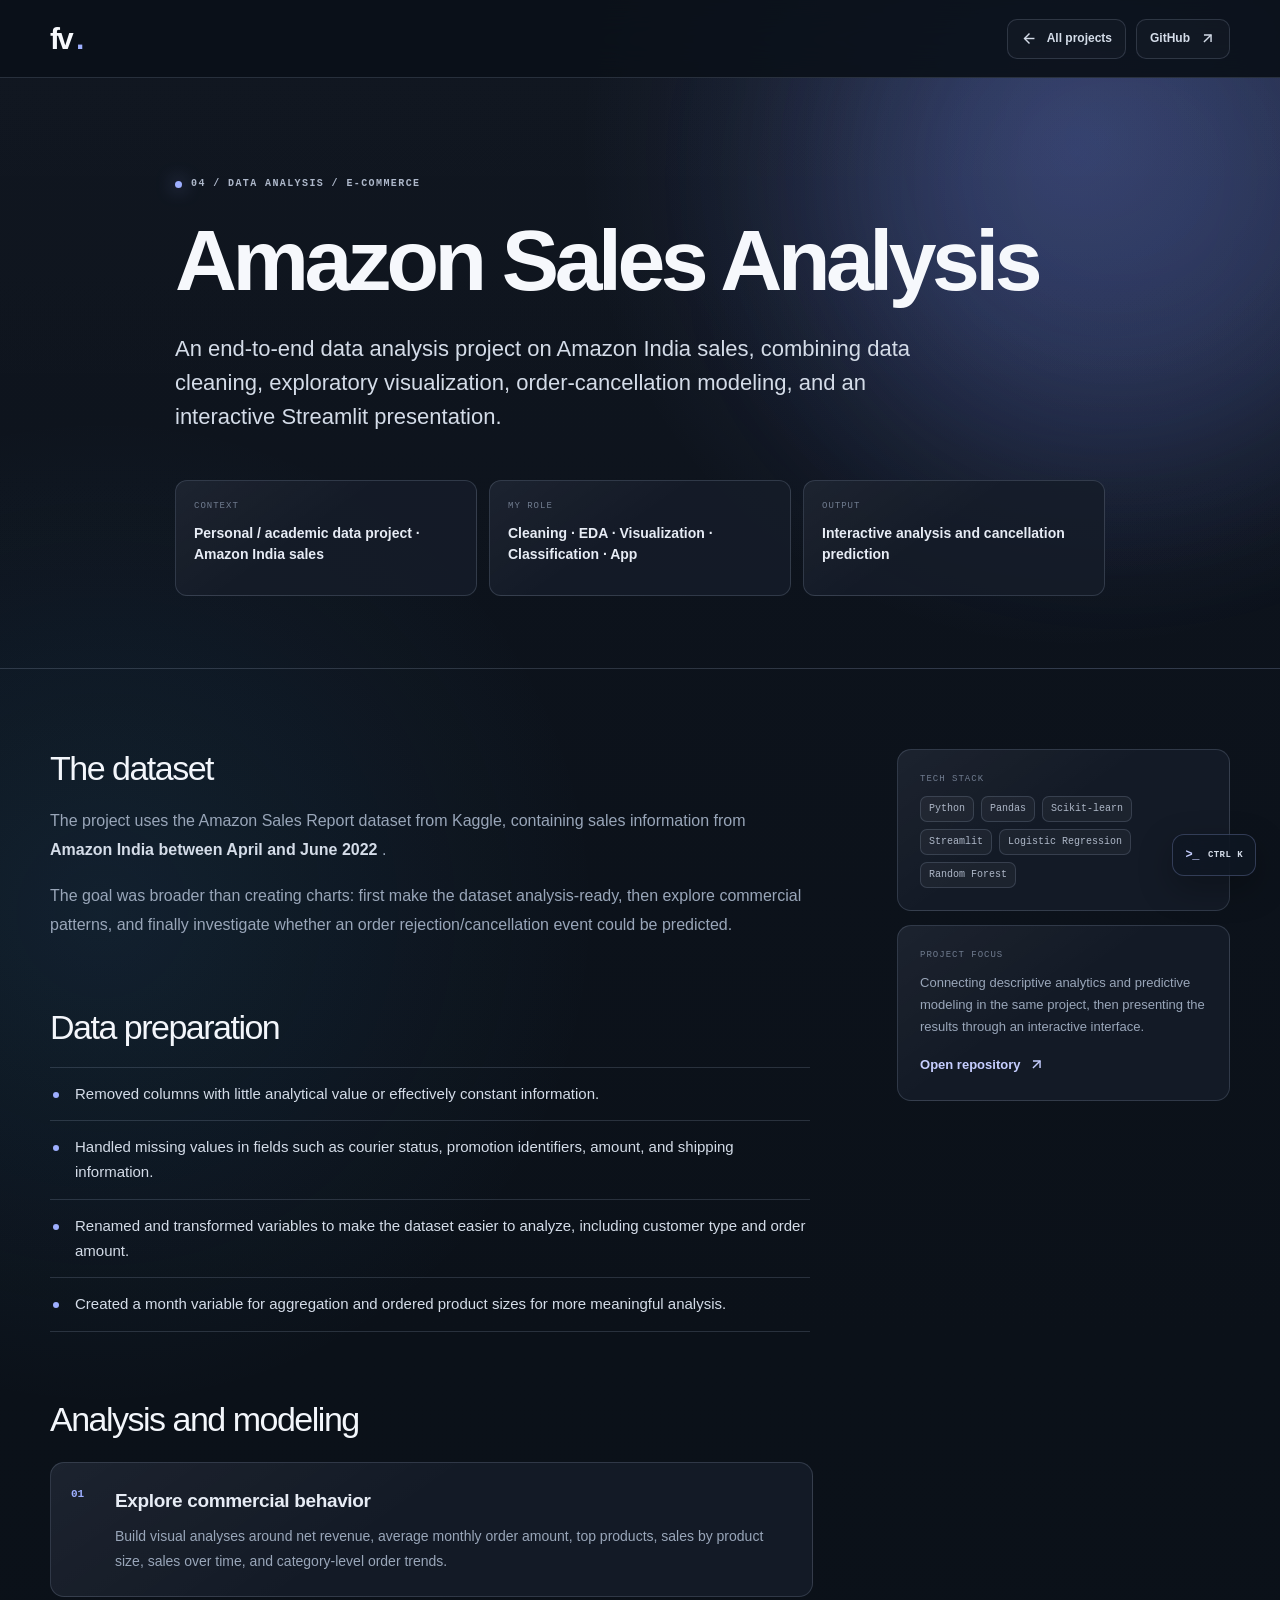
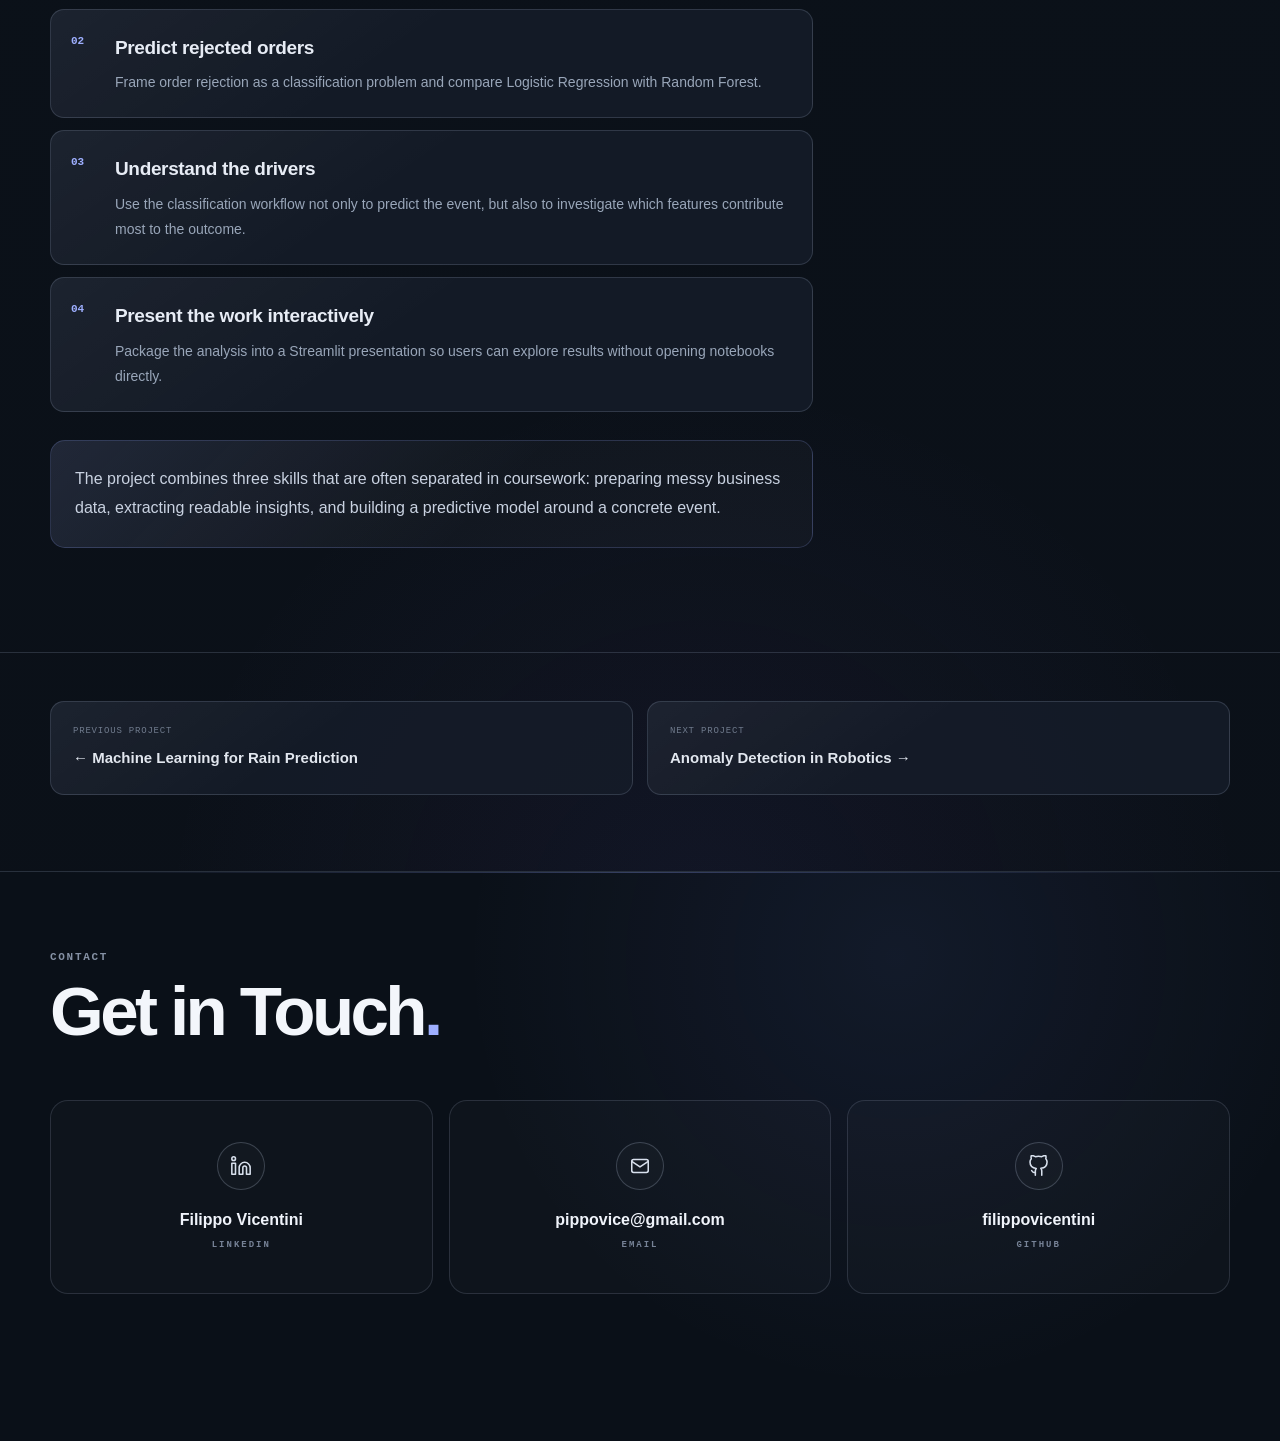
<file: projects/amazon-sales.html>
<!DOCTYPE html>
<html lang="en">
 <head>
  <meta charset="utf-8"/>
  <meta content="width=device-width, initial-scale=1" name="viewport"/>
  <meta content="#0b1119" name="theme-color"/>
  <meta content="An end-to-end data analysis project on Amazon India sales, combining data cleaning, exploratory visualization, order-cancellation modeling, and an interactive Streamlit presentation." name="description"/>
  <title>
   Amazon Sales Analysis | Filippo Vicentini
  </title>
  <link href="../favicon.svg" rel="icon" type="image/svg+xml"/>
  <link href="../styles.css" rel="stylesheet"/>
 </head>
 <body>
  <a class="skip" href="#main">
   Skip to content
  </a>
  <header class="case-header wrap">
   <a aria-label="Back to portfolio" class="brand" href="../index.html">
    fv
    <span>
     .
    </span>
   </a>
   <div class="case-header-actions">
    <a aria-label="Back to all projects" class="case-back" href="../index.html#progetti">
     <svg aria-hidden="true" fill="none" height="17" stroke="currentColor" stroke-width="2" viewbox="0 0 24 24" width="17">
      <path d="M19 12H5">
      </path>
      <path d="m12 19-7-7 7-7">
      </path>
     </svg>
     <span>
      All projects
     </span>
    </a>
    <a aria-label="Open GitHub repository" class="case-external" href="https://github.com/filippovicentini/AmazonSales" rel="noreferrer" target="_blank">
     <span>
      GitHub
     </span>
     <svg aria-hidden="true" fill="none" height="17" stroke="currentColor" stroke-width="2" viewbox="0 0 24 24" width="17">
      <path d="M7 17 17 7">
      </path>
      <path d="M7 7h10v10">
      </path>
     </svg>
    </a>
   </div>
  </header>
  <main id="main">
   <section class="case-hero">
    <div class="wrap case-hero-inner">
     <span class="case-kicker">
      04 / DATA ANALYSIS / E-COMMERCE
     </span>
     <h1>
      Amazon Sales Analysis
     </h1>
     <p class="case-lead">
      An end-to-end data analysis project on Amazon India sales, combining data cleaning, exploratory visualization, order-cancellation modeling, and an interactive Streamlit presentation.
     </p>
     <div class="case-meta">
      <article>
       <span>
        Context
       </span>
       <strong>
        Personal / academic data project &middot; Amazon India sales
       </strong>
      </article>
      <article>
       <span>
        My role
       </span>
       <strong>
        Cleaning &middot; EDA &middot; Visualization &middot; Classification &middot; App
       </strong>
      </article>
      <article>
       <span>
        Output
       </span>
       <strong>
        Interactive analysis and cancellation prediction
       </strong>
      </article>
     </div>
    </div>
   </section>
   <div class="wrap case-content">
    <article class="case-main">
     <section>
      <h2>
       The dataset
      </h2>
      <p>
       The project uses the Amazon Sales Report dataset from Kaggle, containing sales information from
       <strong>
        Amazon India between April and June 2022
       </strong>.
      </p>
      <p>
       The goal was broader than creating charts: first make the dataset analysis-ready, then explore commercial patterns, and finally investigate whether an order rejection/cancellation event could be predicted.
      </p>
     </section>
     <section>
      <h2>
       Data preparation
      </h2>
      <ul class="case-list">
       <li>
        Removed columns with little analytical value or effectively constant information.
       </li>
       <li>
        Handled missing values in fields such as courier status, promotion identifiers, amount, and shipping information.
       </li>
       <li>
        Renamed and transformed variables to make the dataset easier to analyze, including customer type and order amount.
       </li>
       <li>
        Created a month variable for aggregation and ordered product sizes for more meaningful analysis.
       </li>
      </ul>
     </section>
     <section>
      <h2>
       Analysis and modeling
      </h2>
      <div class="case-numbered">
       <article class="case-step">
        <h3>
         Explore commercial behavior
        </h3>
        <p>
         Build visual analyses around net revenue, average monthly order amount, top products, sales by product size, sales over time, and category-level order trends.
        </p>
       </article>
       <article class="case-step">
        <h3>
         Predict rejected orders
        </h3>
        <p>
         Frame order rejection as a classification problem and compare Logistic Regression with Random Forest.
        </p>
       </article>
       <article class="case-step">
        <h3>
         Understand the drivers
        </h3>
        <p>
         Use the classification workflow not only to predict the event, but also to investigate which features contribute most to the outcome.
        </p>
       </article>
       <article class="case-step">
        <h3>
         Present the work interactively
        </h3>
        <p>
         Package the analysis into a Streamlit presentation so users can explore results without opening notebooks directly.
        </p>
       </article>
      </div>
      <div class="case-callout">
       <p>
        The project combines three skills that are often separated in coursework: preparing messy business data, extracting readable insights, and building a predictive model around a concrete event.
       </p>
      </div>
     </section>
    </article>
    <aside class="case-side">
     <div class="case-side-inner">
      <div class="case-side-card">
       <span class="case-side-label">
        Tech stack
       </span>
       <ul class="tags">
        <li>
         Python
        </li>
        <li>
         Pandas
        </li>
        <li>
         Scikit-learn
        </li>
        <li>
         Streamlit
        </li>
        <li>
         Logistic Regression
        </li>
        <li>
         Random Forest
        </li>
       </ul>
      </div>
      <div class="case-side-card">
       <span class="case-side-label">
        Project focus
       </span>
       <p>
        Connecting descriptive analytics and predictive modeling in the same project, then presenting the results through an interactive interface.
       </p>
       <a href="https://github.com/filippovicentini/AmazonSales" rel="noreferrer" target="_blank">
        Open repository
        <svg aria-hidden="true" fill="none" height="17" stroke="currentColor" stroke-width="2" viewbox="0 0 24 24" width="17">
         <path d="M7 17 17 7">
         </path>
         <path d="M7 7h10v10">
         </path>
        </svg>
       </a>
      </div>
     </div>
    </aside>
   </div>
   <section class="case-next">
    <div class="wrap case-next-grid">
     <a href="./rain-prediction.html">
      <span>
       PREVIOUS PROJECT
      </span>
      <strong>
       &larr; Machine Learning for Rain Prediction
      </strong>
     </a>
     <a href="./robotics-anomaly-detection.html">
      <span>
       NEXT PROJECT
      </span>
      <strong>
       Anomaly Detection in Robotics &rarr;
      </strong>
     </a>
    </div>
   </section>
   <footer id="contact" class="contact-footer">
    <div class="wrap">
     <p class="eyebrow">CONTACT</p>
     <h2 class="contact-title">Get in Touch<span>.</span></h2>

     <div class="contact-grid" aria-label="Contact links">
      <a class="contact-card" href="https://www.linkedin.com/in/filippo-vicentini-9594b5220" target="_blank" rel="noreferrer" aria-label="Open Filippo Vicentini on LinkedIn">
       <span class="contact-card-icon" aria-hidden="true">
        <svg width="22" height="22" viewBox="0 0 24 24" fill="none" stroke="currentColor" stroke-width="1.7" stroke-linecap="round" stroke-linejoin="round">
         <path d="M16 8a6 6 0 0 1 6 6v7h-4v-7a2 2 0 0 0-4 0v7h-4v-7a6 6 0 0 1 6-6z"/>
         <rect x="2" y="9" width="4" height="12"/>
         <circle cx="4" cy="4" r="2"/>
        </svg>
       </span>
       <strong>Filippo Vicentini</strong>
       <span class="contact-card-label">LINKEDIN</span>
      </a>

      <a class="contact-card" href="mailto:pippovice@gmail.com" aria-label="Send an email to pippovice@gmail.com">
       <span class="contact-card-icon" aria-hidden="true">
        <svg width="22" height="22" viewBox="0 0 24 24" fill="none" stroke="currentColor" stroke-width="1.7" stroke-linecap="round" stroke-linejoin="round">
         <rect x="3" y="5" width="18" height="14" rx="2"/>
         <path d="m3 7 9 6 9-6"/>
        </svg>
       </span>
       <strong>pippovice@gmail.com</strong>
       <span class="contact-card-label">EMAIL</span>
      </a>

      <a class="contact-card" href="https://github.com/filippovicentini" target="_blank" rel="noreferrer" aria-label="Open filippovicentini on GitHub">
       <span class="contact-card-icon" aria-hidden="true">
        <svg width="22" height="22" viewBox="0 0 24 24" fill="none" stroke="currentColor" stroke-width="1.7" stroke-linecap="round" stroke-linejoin="round">
         <path d="M15 22v-4a4.8 4.8 0 0 0-1-3.5c3.3-.4 6.8-1.6 6.8-7A5.4 5.4 0 0 0 19.4 4 5 5 0 0 0 19.3.5S18.2.1 15 1.8a13.4 13.4 0 0 0-7 0C4.8.1 3.7.5 3.7.5A5 5 0 0 0 3.6 4a5.4 5.4 0 0 0-1.4 3.7c0 5.4 3.5 6.6 6.8 7A4.8 4.8 0 0 0 8 18v4"/>
         <path d="M8 19c-3 .9-3-1.5-4-2"/>
        </svg>
       </span>
       <strong>filippovicentini</strong>
       <span class="contact-card-label">GITHUB</span>
      </a>
     </div>

     <div class="footer-bottom footer-bottom--minimal">
      <span>&copy; 2026 Filippo Vicentini. All rights reserved.</span>
     </div>
    </div>
   </footer>
  </main>
  <!-- Command palette: Ctrl/Cmd + K -->
  <button class="command-trigger" type="button" aria-haspopup="dialog" aria-controls="command-palette" aria-label="Open command palette">
   <span class="command-trigger-icon" aria-hidden="true">&gt;_</span>
   <span class="command-trigger-shortcut">Ctrl K</span>
  </button>

  <div class="command-overlay" id="command-palette" role="dialog" aria-modal="true" aria-labelledby="command-title" hidden>
   <div class="command-panel" role="document">
    <div class="command-search-wrap">
     <span class="command-search-icon" aria-hidden="true">&gt;_</span>
     <input id="command-search" class="command-search" type="search" autocomplete="off" spellcheck="false" placeholder="Where do you want to go?" aria-label="Search portfolio commands">
     <kbd>Esc</kbd>
    </div>

    <div class="command-results" id="command-results">
     <section class="command-group" data-command-group>
      <p class="command-group-label">Navigate</p>
      <a class="command-item" href="../index.html#progetti" data-command-item data-keywords="projects case studies work portfolio">
       <span class="command-item-icon" aria-hidden="true">01</span>
       <span><strong>Projects</strong><small>Explore featured case studies</small></span>
       <span class="command-arrow" aria-hidden="true">&rarr;</span>
      </a>
      <a class="command-item" href="../index.html#esperienza" data-command-item data-keywords="experience work career manni sipre">
       <span class="command-item-icon" aria-hidden="true">02</span>
       <span><strong>Experience</strong><small>Professional journey and current role</small></span>
       <span class="command-arrow" aria-hidden="true">&rarr;</span>
      </a>
      <a class="command-item" href="../index.html#competenze" data-command-item data-keywords="skills machine learning computer vision generative ai mlops">
       <span class="command-item-icon" aria-hidden="true">03</span>
       <span><strong>Skills</strong><small>ML, Computer Vision, GenAI and deployment</small></span>
       <span class="command-arrow" aria-hidden="true">&rarr;</span>
      </a>
      <a class="command-item" href="../index.html#education" data-command-item data-keywords="education certifications university degree coursera ibm">
       <span class="command-item-icon" aria-hidden="true">04</span>
       <span><strong>Education &amp; Certifications</strong><small>Academic background and credentials</small></span>
       <span class="command-arrow" aria-hidden="true">&rarr;</span>
      </a>
      <a class="command-item" href="../index.html#contact" data-command-item data-keywords="contact email opportunities collaborate">
       <span class="command-item-icon" aria-hidden="true">05</span>
       <span><strong>Contact</strong><small>Get in touch</small></span>
       <span class="command-arrow" aria-hidden="true">&rarr;</span>
      </a>
     </section>

     <section class="command-group" data-command-group>
      <p class="command-group-label">Quick actions</p>
      <a class="command-item" href="../cv-filippo-vicentini.pdf" target="_blank" rel="noreferrer" data-command-item data-keywords="cv resume curriculum download pdf">
       <span class="command-item-icon command-item-icon--action" aria-hidden="true">CV</span>
       <span><strong>View CV</strong><small>Open curriculum vitae</small></span>
       <span class="command-arrow" aria-hidden="true">↗</span>
      </a>
      <a class="command-item" href="https://github.com/filippovicentini" target="_blank" rel="noreferrer" data-command-item data-keywords="github code repositories">
       <span class="command-item-icon command-item-icon--action" aria-hidden="true">GH</span>
       <span><strong>GitHub</strong><small>Browse repositories</small></span>
       <span class="command-arrow" aria-hidden="true">↗</span>
      </a>
      <a class="command-item" href="https://www.linkedin.com/in/filippo-vicentini-9594b5220" target="_blank" rel="noreferrer" data-command-item data-keywords="linkedin profile network">
       <span class="command-item-icon command-item-icon--action" aria-hidden="true">IN</span>
       <span><strong>LinkedIn</strong><small>Open professional profile</small></span>
       <span class="command-arrow" aria-hidden="true">↗</span>
      </a>
     </section>

     <p class="command-empty" id="command-empty" hidden>No matching command.</p>
    </div>

    <div class="command-footer">
     <span><kbd>&uarr;</kbd><kbd>&darr;</kbd> navigate</span>
     <span><kbd>Enter</kbd> open</span>
     <span class="command-footer-brand">fv<span>.</span></span>
    </div>
   </div>
  </div>
  <script src="../script.js"></script>

 </body>
</html>
</file>
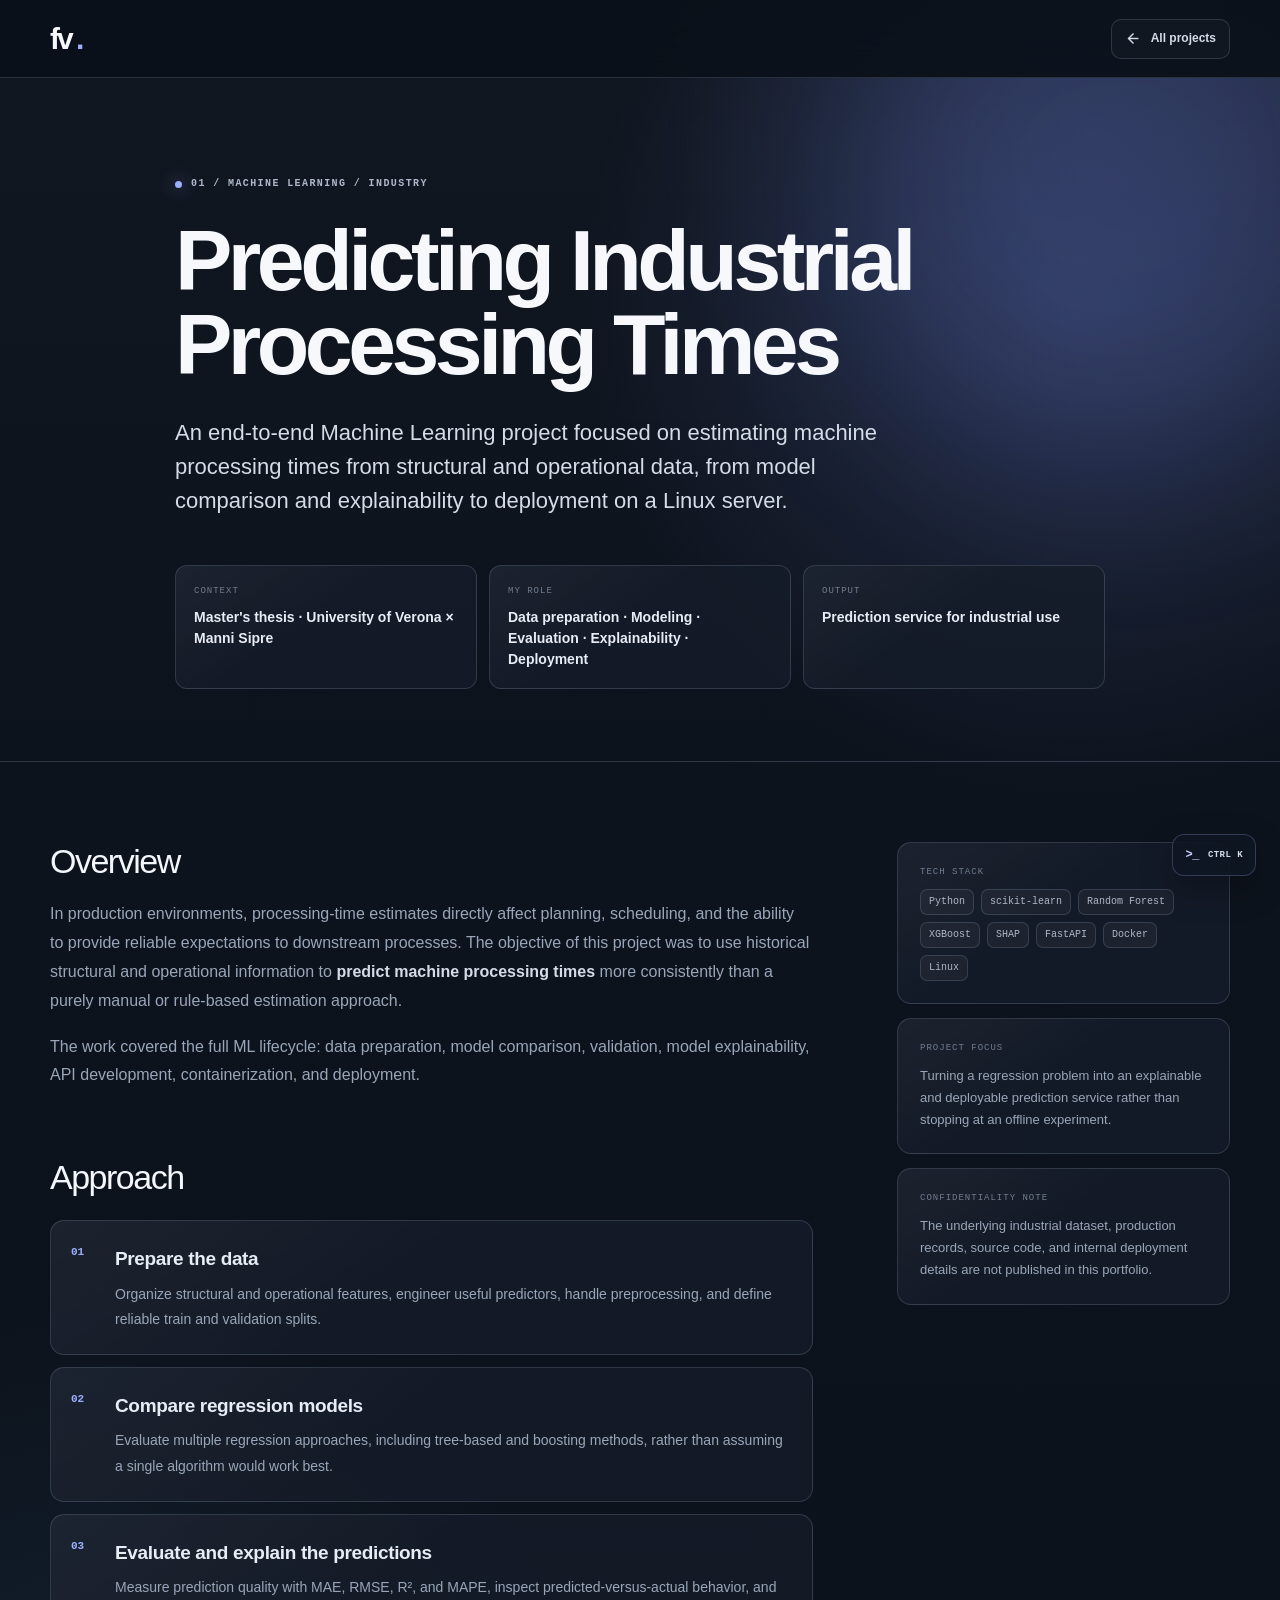
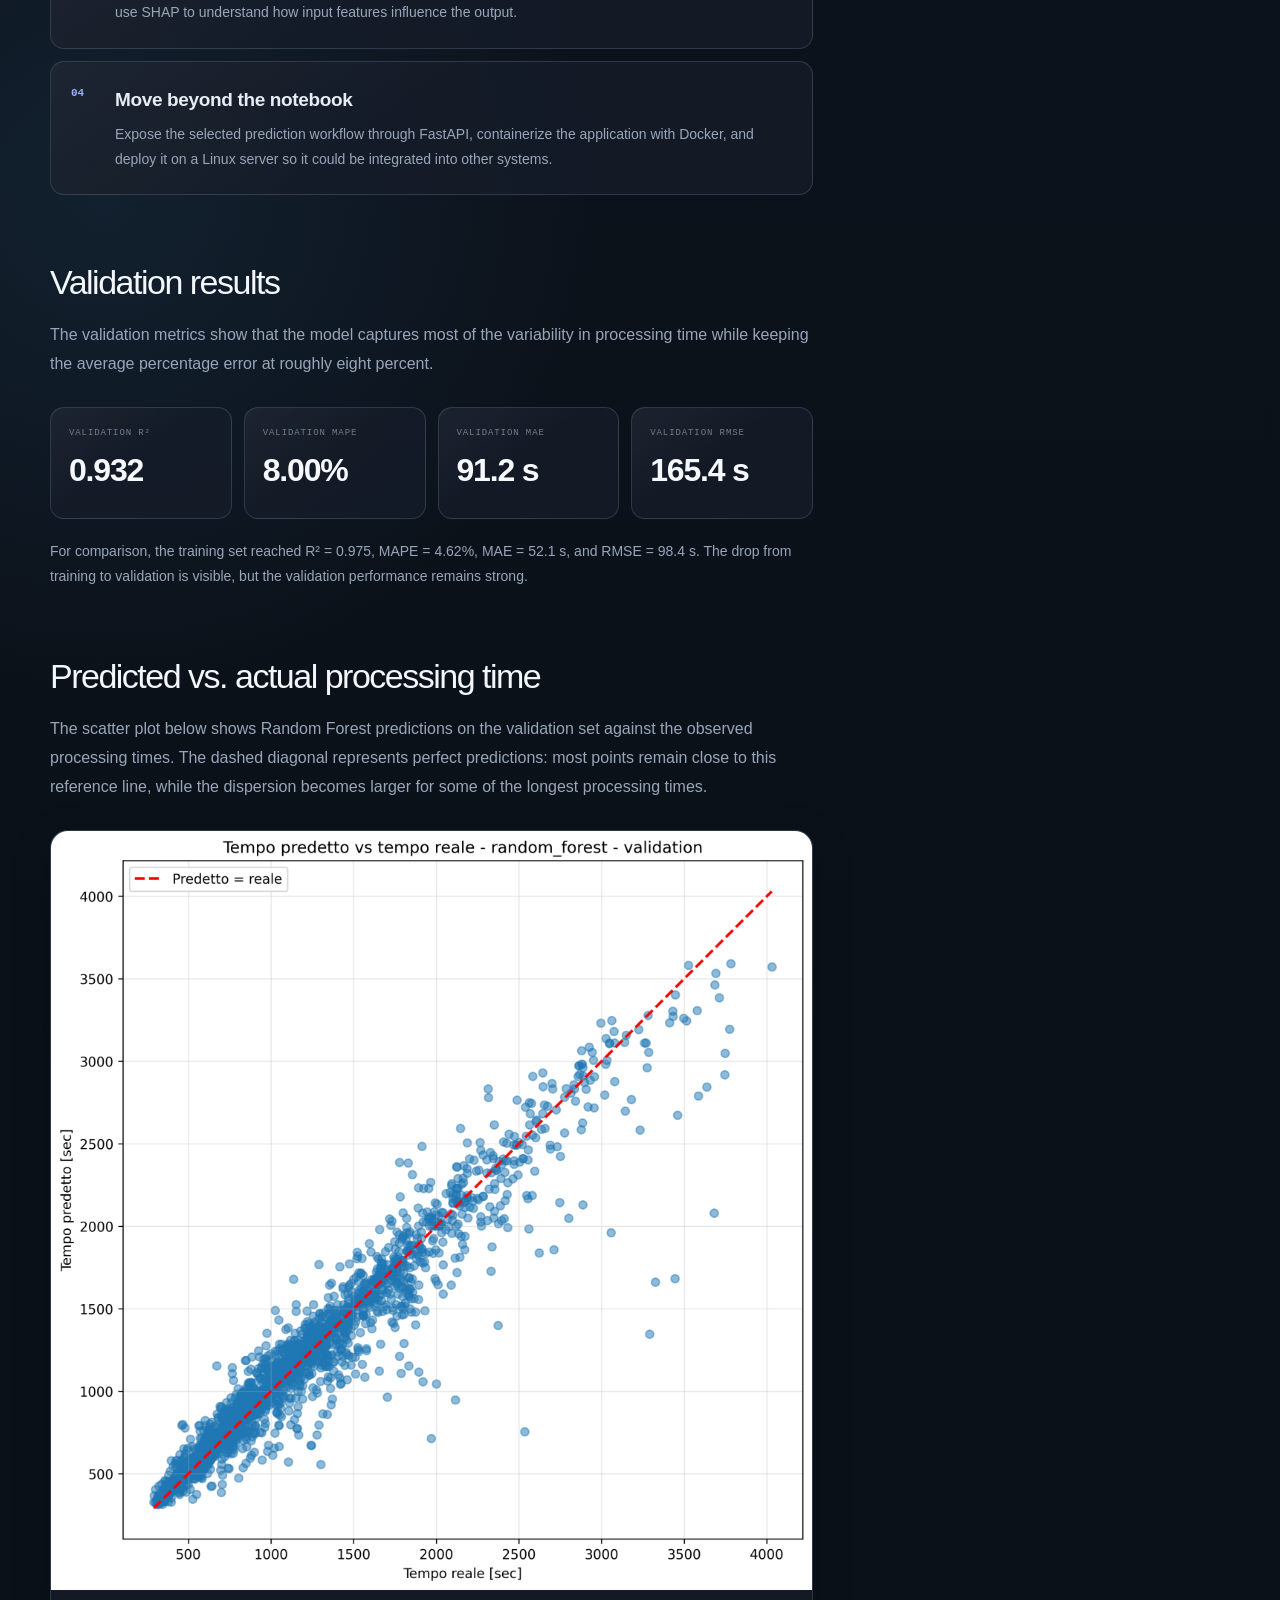
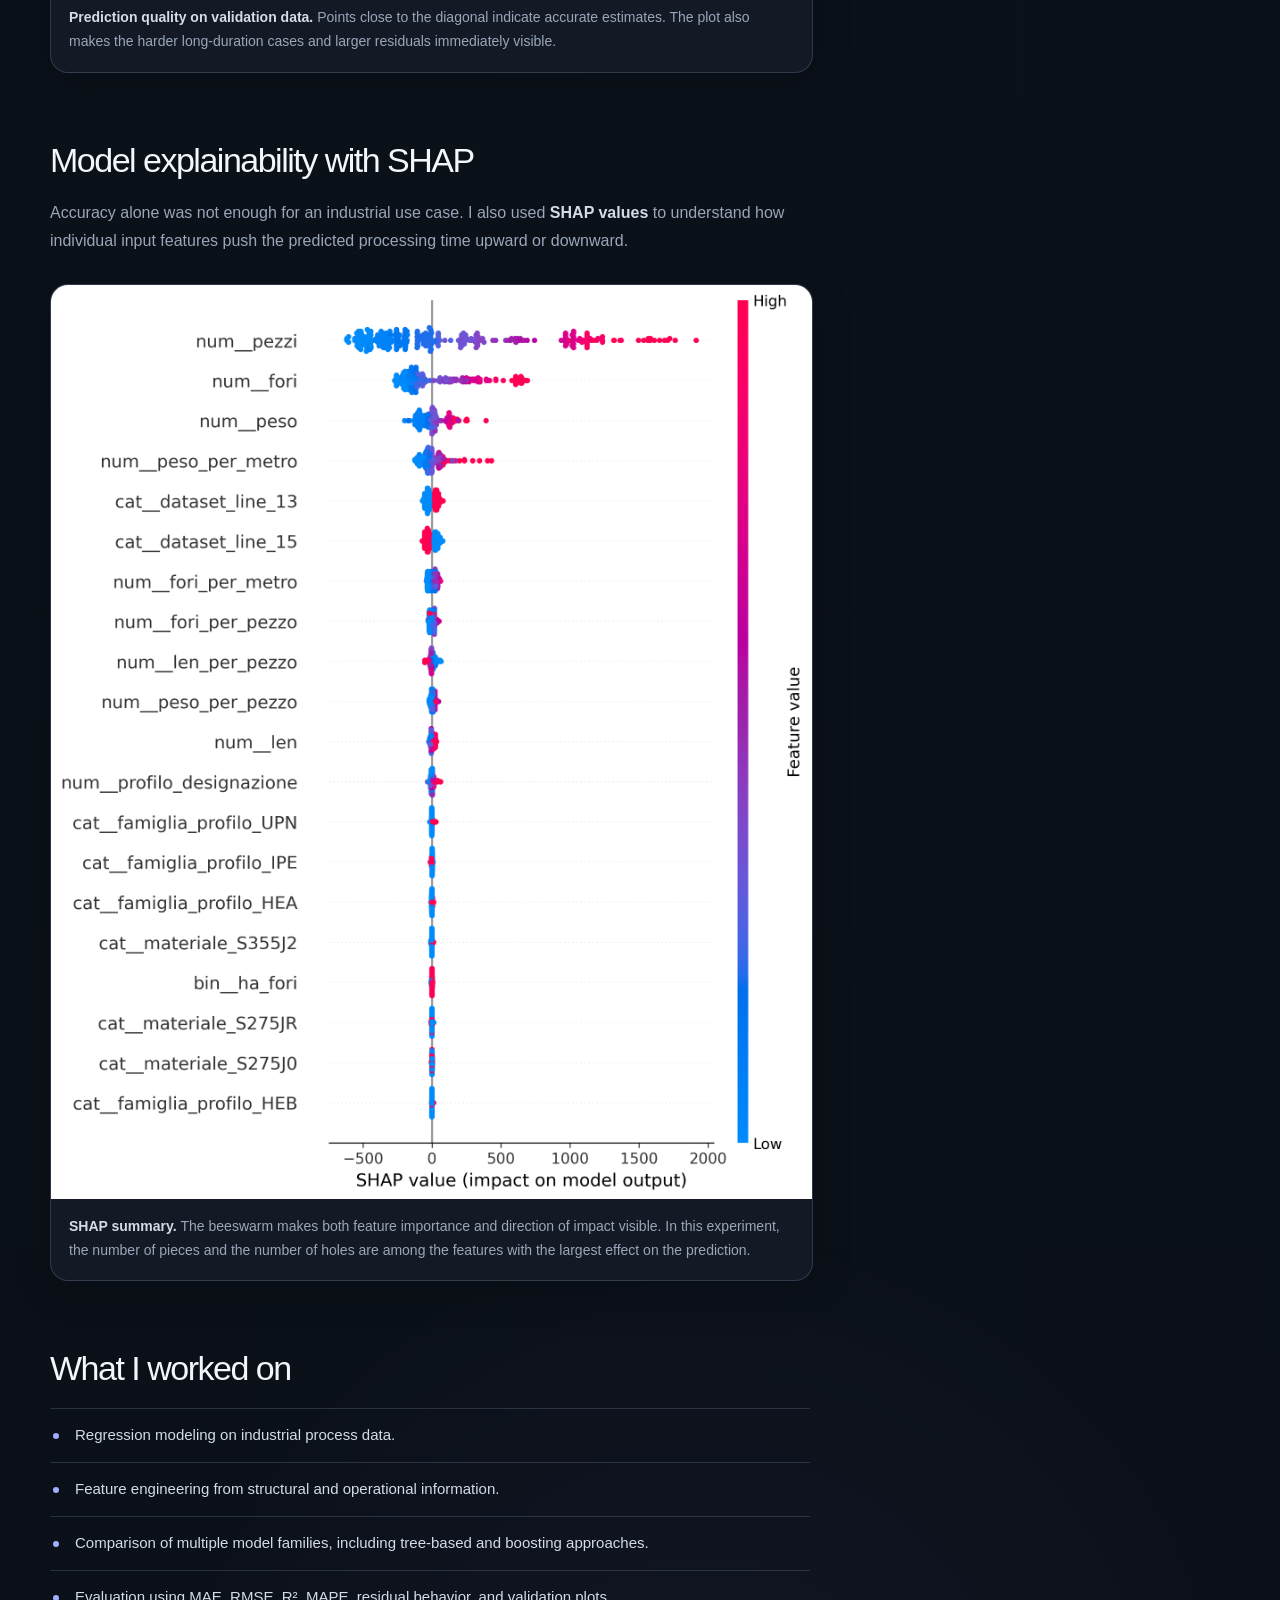
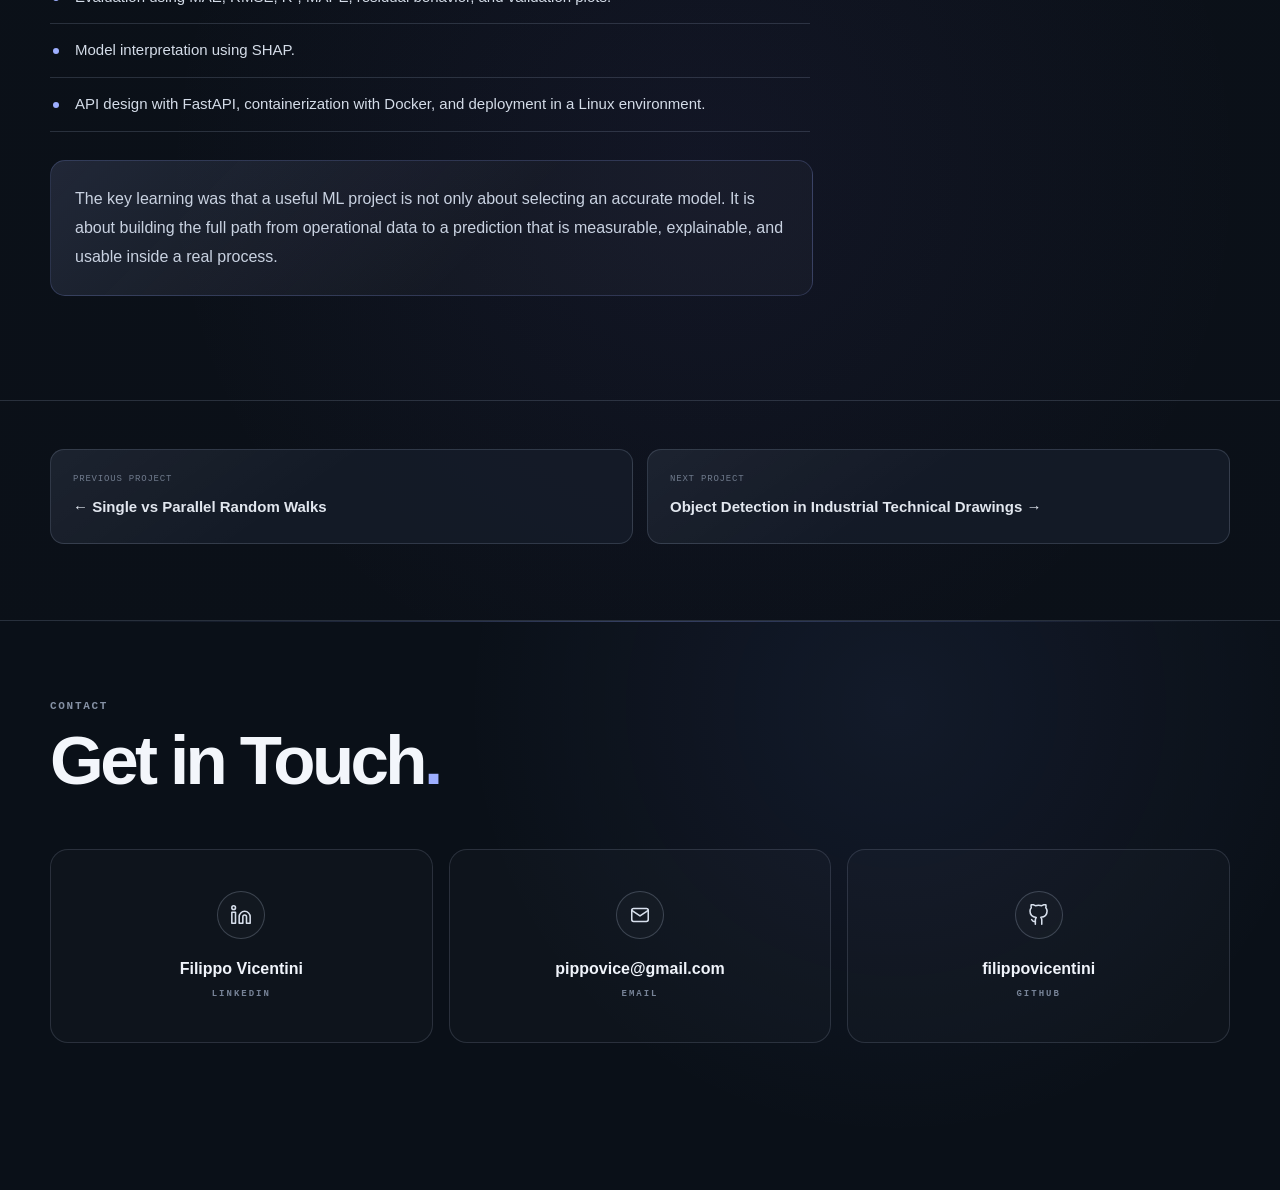
<file: projects/industrial-processing-times.html>
<!DOCTYPE html>
<html lang="en">
 <head>
  <meta charset="utf-8"/>
  <meta content="width=device-width, initial-scale=1" name="viewport"/>
  <meta content="#0b1119" name="theme-color"/>
  <meta content="An end-to-end Machine Learning project focused on estimating industrial machine processing times, evaluating prediction quality and explainability, and deploying the resulting model as a service." name="description"/>
  <title>
   Predicting Industrial Processing Times | Filippo Vicentini
  </title>
  <link href="../favicon.svg" rel="icon" type="image/svg+xml"/>
  <link href="../styles.css" rel="stylesheet"/>
 </head>
 <body>
  <a class="skip" href="#main">
   Skip to content
  </a>
  <header class="case-header wrap">
   <a aria-label="Back to portfolio" class="brand" href="../index.html">
    fv
    <span>
     .
    </span>
   </a>
   <div class="case-header-actions">
    <a aria-label="Back to all projects" class="case-back" href="../index.html#progetti">
     <svg aria-hidden="true" fill="none" height="17" stroke="currentColor" stroke-width="2" viewbox="0 0 24 24" width="17">
      <path d="M19 12H5">
      </path>
      <path d="m12 19-7-7 7-7">
      </path>
     </svg>
     <span>
      All projects
     </span>
    </a>
   </div>
  </header>
  <main id="main">
   <section class="case-hero">
    <div class="wrap case-hero-inner">
     <span class="case-kicker">
      01 / MACHINE LEARNING / INDUSTRY
     </span>
     <h1>
      Predicting Industrial Processing Times
     </h1>
     <p class="case-lead">
      An end-to-end Machine Learning project focused on estimating machine processing times from structural and operational data, from model comparison and explainability to deployment on a Linux server.
     </p>
     <div class="case-meta">
      <article>
       <span>
        Context
       </span>
       <strong>
        Master's thesis &middot; University of Verona &times; Manni Sipre
       </strong>
      </article>
      <article>
       <span>
        My role
       </span>
       <strong>
        Data preparation &middot; Modeling &middot; Evaluation &middot; Explainability &middot; Deployment
       </strong>
      </article>
      <article>
       <span>
        Output
       </span>
       <strong>
        Prediction service for industrial use
       </strong>
      </article>
     </div>
    </div>
   </section>
   <div class="wrap case-content">
    <article class="case-main">
     <section>
      <h2>
       Overview
      </h2>
      <p>
       In production environments, processing-time estimates directly affect planning, scheduling, and the ability to provide reliable expectations to downstream processes. The objective of this project was to use historical structural and operational information to
       <strong>
        predict machine processing times
       </strong>
       more consistently than a purely manual or rule-based estimation approach.
      </p>
      <p>
       The work covered the full ML lifecycle: data preparation, model comparison, validation, model explainability, API development, containerization, and deployment.
      </p>
     </section>
     <section>
      <h2>
       Approach
      </h2>
      <div class="case-numbered">
       <article class="case-step">
        <h3>
         Prepare the data
        </h3>
        <p>
         Organize structural and operational features, engineer useful predictors, handle preprocessing, and define reliable train and validation splits.
        </p>
       </article>
       <article class="case-step">
        <h3>
         Compare regression models
        </h3>
        <p>
         Evaluate multiple regression approaches, including tree-based and boosting methods, rather than assuming a single algorithm would work best.
        </p>
       </article>
       <article class="case-step">
        <h3>
         Evaluate and explain the predictions
        </h3>
        <p>
         Measure prediction quality with MAE, RMSE, R&sup2;, and MAPE, inspect predicted-versus-actual behavior, and use SHAP to understand how input features influence the output.
        </p>
       </article>
       <article class="case-step">
        <h3>
         Move beyond the notebook
        </h3>
        <p>
         Expose the selected prediction workflow through FastAPI, containerize the application with Docker, and deploy it on a Linux server so it could be integrated into other systems.
        </p>
       </article>
      </div>
     </section>
     <section>
      <h2>
       Validation results
      </h2>
      <p>
       The validation metrics show that the model captures most of the variability in processing time while keeping the average percentage error at roughly eight percent.
      </p>
      <div class="case-metrics">
       <article class="case-metric">
        <span>
         Validation R&sup2;
        </span>
        <strong>
         0.932
        </strong>
       </article>
       <article class="case-metric">
        <span>
         Validation MAPE
        </span>
        <strong>
         8.00%
        </strong>
       </article>
       <article class="case-metric">
        <span>
         Validation MAE
        </span>
        <strong>
         91.2 s
        </strong>
       </article>
       <article class="case-metric">
        <span>
         Validation RMSE
        </span>
        <strong>
         165.4 s
        </strong>
       </article>
      </div>
      <p class="case-metric-note">
       For comparison, the training set reached R&sup2; = 0.975, MAPE = 4.62%, MAE = 52.1 s, and RMSE = 98.4 s. The drop from training to validation is visible, but the validation performance remains strong.
      </p>
     </section>
     <section>
      <h2>
       Predicted vs. actual processing time
      </h2>
      <p>
       The scatter plot below shows Random Forest predictions on the validation set against the observed processing times. The dashed diagonal represents perfect predictions: most points remain close to this reference line, while the dispersion becomes larger for some of the longest processing times.
      </p>
      <div class="case-visual-grid case-visual-grid--stacked">
       <figure class="case-figure">
        <img alt="Scatter plot comparing predicted and actual industrial processing times for a Random Forest model on the validation set." decoding="async" height="2043" loading="lazy" src="../images/processing-times/predicted-vs-actual-validation.png" width="2048"/>
        <figcaption>
         <strong>
          Prediction quality on validation data.
         </strong>
         Points close to the diagonal indicate accurate estimates. The plot also makes the harder long-duration cases and larger residuals immediately visible.
        </figcaption>
       </figure>
      </div>
     </section>
     <section>
      <h2>
       Model explainability with SHAP
      </h2>
      <p>
       Accuracy alone was not enough for an industrial use case. I also used
       <strong>
        SHAP values
       </strong>
       to understand how individual input features push the predicted processing time upward or downward.
      </p>
      <div class="case-visual-grid case-visual-grid--stacked">
       <figure class="case-figure">
        <img alt="SHAP beeswarm summary showing the features that most influence the industrial processing-time prediction model." decoding="async" height="2048" loading="lazy" src="../images/processing-times/shap-summary.png" width="1706"/>
        <figcaption>
         <strong>
          SHAP summary.
         </strong>
         The beeswarm makes both feature importance and direction of impact visible. In this experiment, the number of pieces and the number of holes are among the features with the largest effect on the prediction.
        </figcaption>
       </figure>
      </div>
     </section>
     <section>
      <h2>
       What I worked on
      </h2>
      <ul class="case-list">
       <li>
        Regression modeling on industrial process data.
       </li>
       <li>
        Feature engineering from structural and operational information.
       </li>
       <li>
        Comparison of multiple model families, including tree-based and boosting approaches.
       </li>
       <li>
        Evaluation using MAE, RMSE, R&sup2;, MAPE, residual behavior, and validation plots.
       </li>
       <li>
        Model interpretation using SHAP.
       </li>
       <li>
        API design with FastAPI, containerization with Docker, and deployment in a Linux environment.
       </li>
      </ul>
      <div class="case-callout">
       <p>
        The key learning was that a useful ML project is not only about selecting an accurate model. It is about building the full path from operational data to a prediction that is measurable, explainable, and usable inside a real process.
       </p>
      </div>
     </section>
    </article>
    <aside class="case-side">
     <div class="case-side-inner">
      <div class="case-side-card">
       <span class="case-side-label">
        Tech stack
       </span>
       <ul class="tags">
        <li>
         Python
        </li>
        <li>
         scikit-learn
        </li>
        <li>
         Random Forest
        </li>
        <li>
         XGBoost
        </li>
        <li>
         SHAP
        </li>
        <li>
         FastAPI
        </li>
        <li>
         Docker
        </li>
        <li>
         Linux
        </li>
       </ul>
      </div>
      <div class="case-side-card">
       <span class="case-side-label">
        Project focus
       </span>
       <p>
        Turning a regression problem into an explainable and deployable prediction service rather than stopping at an offline experiment.
       </p>
      </div>
      <div class="case-side-card">
       <span class="case-side-label">
        Confidentiality note
       </span>
       <p>
        The underlying industrial dataset, production records, source code, and internal deployment details are not published in this portfolio.
       </p>
      </div>
     </div>
    </aside>
   </div>
   <section class="case-next">
    <div class="wrap case-next-grid">
     <a href="./single-vs-parallel-random-walk.html">
      <span>
       PREVIOUS PROJECT
      </span>
      <strong>
       &larr; Single vs Parallel Random Walks
      </strong>
     </a>
     <a href="./yolo-technical-drawings.html">
      <span>
       NEXT PROJECT
      </span>
      <strong>
       Object Detection in Industrial Technical Drawings &rarr;
      </strong>
     </a>
    </div>
   </section>
   <footer id="contact" class="contact-footer">
    <div class="wrap">
     <p class="eyebrow">CONTACT</p>
     <h2 class="contact-title">Get in Touch<span>.</span></h2>

     <div class="contact-grid" aria-label="Contact links">
      <a class="contact-card" href="https://www.linkedin.com/in/filippo-vicentini-9594b5220" target="_blank" rel="noreferrer" aria-label="Open Filippo Vicentini on LinkedIn">
       <span class="contact-card-icon" aria-hidden="true">
        <svg width="22" height="22" viewBox="0 0 24 24" fill="none" stroke="currentColor" stroke-width="1.7" stroke-linecap="round" stroke-linejoin="round">
         <path d="M16 8a6 6 0 0 1 6 6v7h-4v-7a2 2 0 0 0-4 0v7h-4v-7a6 6 0 0 1 6-6z"/>
         <rect x="2" y="9" width="4" height="12"/>
         <circle cx="4" cy="4" r="2"/>
        </svg>
       </span>
       <strong>Filippo Vicentini</strong>
       <span class="contact-card-label">LINKEDIN</span>
      </a>

      <a class="contact-card" href="mailto:pippovice@gmail.com" aria-label="Send an email to pippovice@gmail.com">
       <span class="contact-card-icon" aria-hidden="true">
        <svg width="22" height="22" viewBox="0 0 24 24" fill="none" stroke="currentColor" stroke-width="1.7" stroke-linecap="round" stroke-linejoin="round">
         <rect x="3" y="5" width="18" height="14" rx="2"/>
         <path d="m3 7 9 6 9-6"/>
        </svg>
       </span>
       <strong>pippovice@gmail.com</strong>
       <span class="contact-card-label">EMAIL</span>
      </a>

      <a class="contact-card" href="https://github.com/filippovicentini" target="_blank" rel="noreferrer" aria-label="Open filippovicentini on GitHub">
       <span class="contact-card-icon" aria-hidden="true">
        <svg width="22" height="22" viewBox="0 0 24 24" fill="none" stroke="currentColor" stroke-width="1.7" stroke-linecap="round" stroke-linejoin="round">
         <path d="M15 22v-4a4.8 4.8 0 0 0-1-3.5c3.3-.4 6.8-1.6 6.8-7A5.4 5.4 0 0 0 19.4 4 5 5 0 0 0 19.3.5S18.2.1 15 1.8a13.4 13.4 0 0 0-7 0C4.8.1 3.7.5 3.7.5A5 5 0 0 0 3.6 4a5.4 5.4 0 0 0-1.4 3.7c0 5.4 3.5 6.6 6.8 7A4.8 4.8 0 0 0 8 18v4"/>
         <path d="M8 19c-3 .9-3-1.5-4-2"/>
        </svg>
       </span>
       <strong>filippovicentini</strong>
       <span class="contact-card-label">GITHUB</span>
      </a>
     </div>

     <div class="footer-bottom footer-bottom--minimal">
      <span>&copy; 2026 Filippo Vicentini. All rights reserved.</span>
     </div>
    </div>
   </footer>
  </main>
  <!-- Command palette: Ctrl/Cmd + K -->
  <button class="command-trigger" type="button" aria-haspopup="dialog" aria-controls="command-palette" aria-label="Open command palette">
   <span class="command-trigger-icon" aria-hidden="true">&gt;_</span>
   <span class="command-trigger-shortcut">Ctrl K</span>
  </button>

  <div class="command-overlay" id="command-palette" role="dialog" aria-modal="true" aria-labelledby="command-title" hidden>
   <div class="command-panel" role="document">
    <div class="command-search-wrap">
     <span class="command-search-icon" aria-hidden="true">&gt;_</span>
     <input id="command-search" class="command-search" type="search" autocomplete="off" spellcheck="false" placeholder="Where do you want to go?" aria-label="Search portfolio commands">
     <kbd>Esc</kbd>
    </div>

    <div class="command-results" id="command-results">
     <section class="command-group" data-command-group>
      <p class="command-group-label">Navigate</p>
      <a class="command-item" href="../index.html#progetti" data-command-item data-keywords="projects case studies work portfolio">
       <span class="command-item-icon" aria-hidden="true">01</span>
       <span><strong>Projects</strong><small>Explore featured case studies</small></span>
       <span class="command-arrow" aria-hidden="true">&rarr;</span>
      </a>
      <a class="command-item" href="../index.html#esperienza" data-command-item data-keywords="experience work career manni sipre">
       <span class="command-item-icon" aria-hidden="true">02</span>
       <span><strong>Experience</strong><small>Professional journey and current role</small></span>
       <span class="command-arrow" aria-hidden="true">&rarr;</span>
      </a>
      <a class="command-item" href="../index.html#competenze" data-command-item data-keywords="skills machine learning computer vision generative ai mlops">
       <span class="command-item-icon" aria-hidden="true">03</span>
       <span><strong>Skills</strong><small>ML, Computer Vision, GenAI and deployment</small></span>
       <span class="command-arrow" aria-hidden="true">&rarr;</span>
      </a>
      <a class="command-item" href="../index.html#education" data-command-item data-keywords="education certifications university degree coursera ibm">
       <span class="command-item-icon" aria-hidden="true">04</span>
       <span><strong>Education &amp; Certifications</strong><small>Academic background and credentials</small></span>
       <span class="command-arrow" aria-hidden="true">&rarr;</span>
      </a>
      <a class="command-item" href="../index.html#contact" data-command-item data-keywords="contact email opportunities collaborate">
       <span class="command-item-icon" aria-hidden="true">05</span>
       <span><strong>Contact</strong><small>Get in touch</small></span>
       <span class="command-arrow" aria-hidden="true">&rarr;</span>
      </a>
     </section>

     <section class="command-group" data-command-group>
      <p class="command-group-label">Quick actions</p>
      <a class="command-item" href="../cv-filippo-vicentini.pdf" target="_blank" rel="noreferrer" data-command-item data-keywords="cv resume curriculum download pdf">
       <span class="command-item-icon command-item-icon--action" aria-hidden="true">CV</span>
       <span><strong>View CV</strong><small>Open curriculum vitae</small></span>
       <span class="command-arrow" aria-hidden="true">↗</span>
      </a>
      <a class="command-item" href="https://github.com/filippovicentini" target="_blank" rel="noreferrer" data-command-item data-keywords="github code repositories">
       <span class="command-item-icon command-item-icon--action" aria-hidden="true">GH</span>
       <span><strong>GitHub</strong><small>Browse repositories</small></span>
       <span class="command-arrow" aria-hidden="true">↗</span>
      </a>
      <a class="command-item" href="https://www.linkedin.com/in/filippo-vicentini-9594b5220" target="_blank" rel="noreferrer" data-command-item data-keywords="linkedin profile network">
       <span class="command-item-icon command-item-icon--action" aria-hidden="true">IN</span>
       <span><strong>LinkedIn</strong><small>Open professional profile</small></span>
       <span class="command-arrow" aria-hidden="true">↗</span>
      </a>
     </section>

     <p class="command-empty" id="command-empty" hidden>No matching command.</p>
    </div>

    <div class="command-footer">
     <span><kbd>&uarr;</kbd><kbd>&darr;</kbd> navigate</span>
     <span><kbd>Enter</kbd> open</span>
     <span class="command-footer-brand">fv<span>.</span></span>
    </div>
   </div>
  </div>
  <script src="../script.js"></script>

 </body>
</html>
</file>
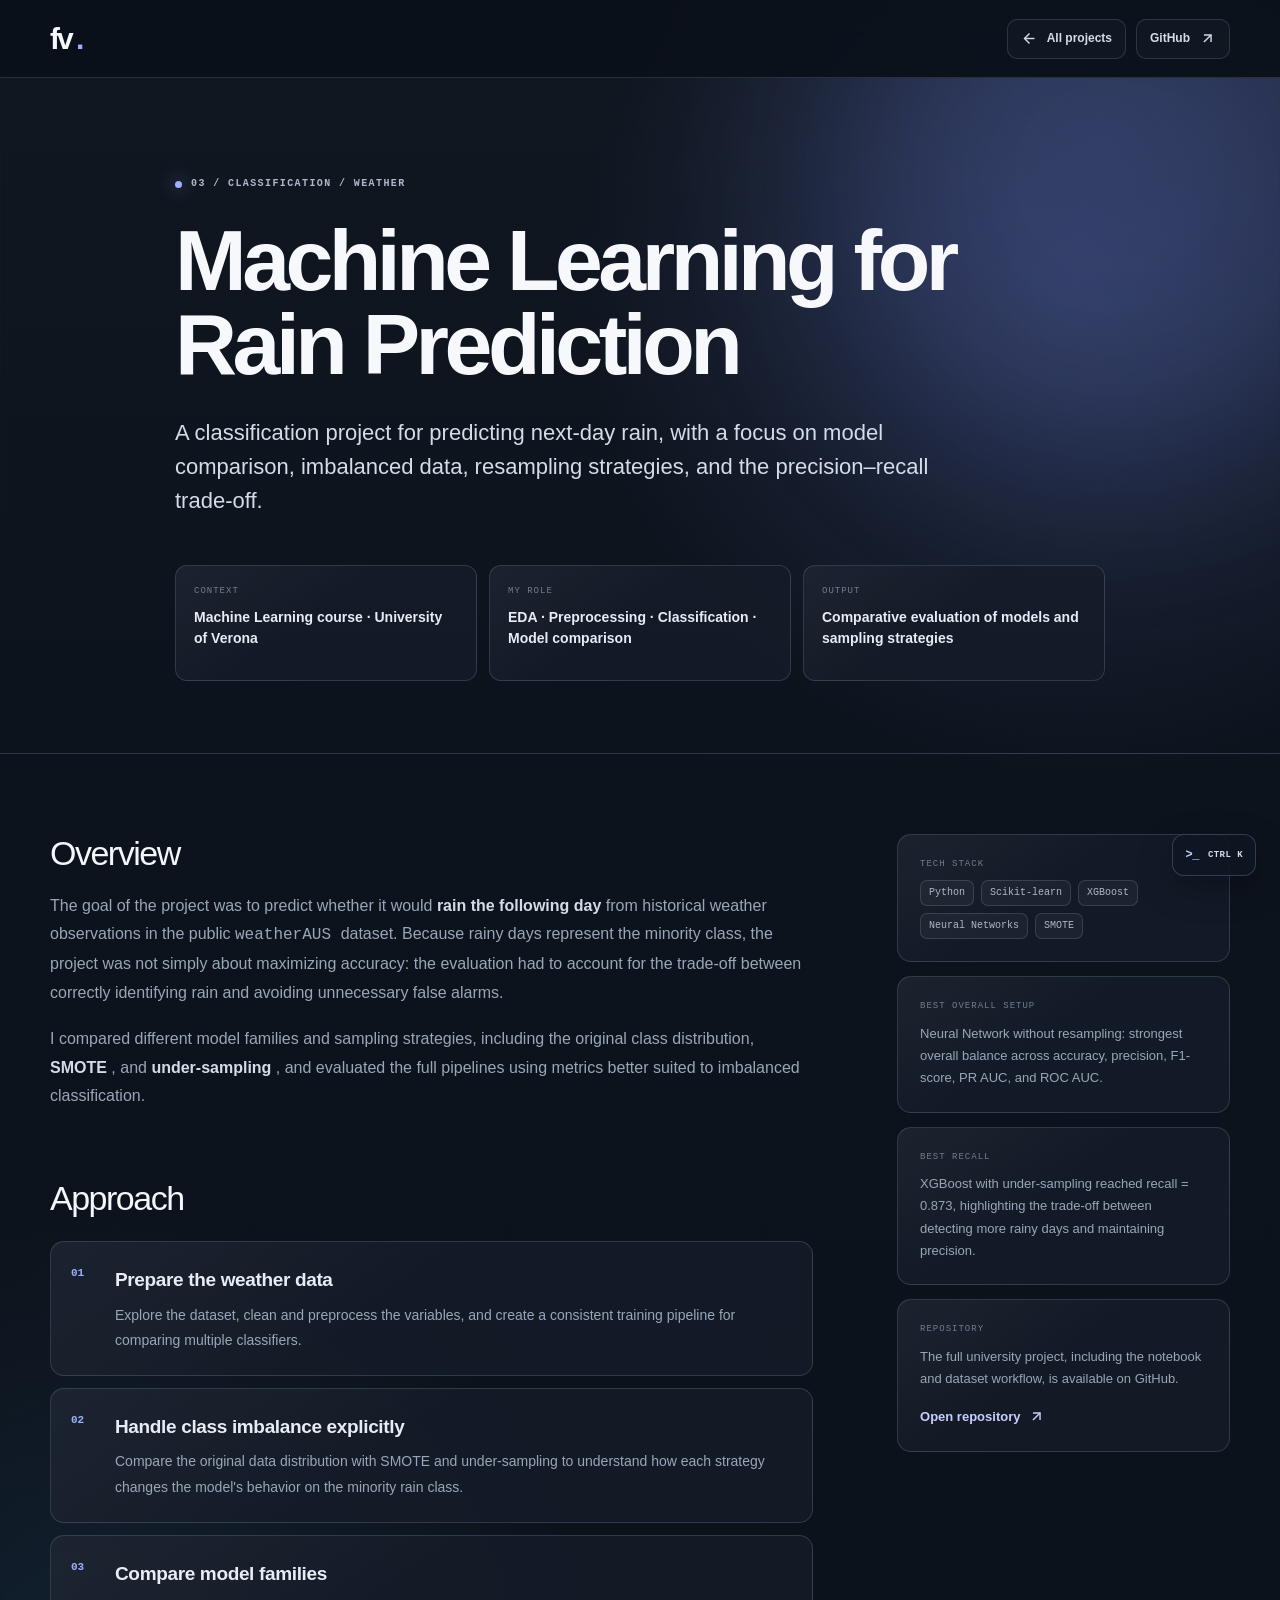
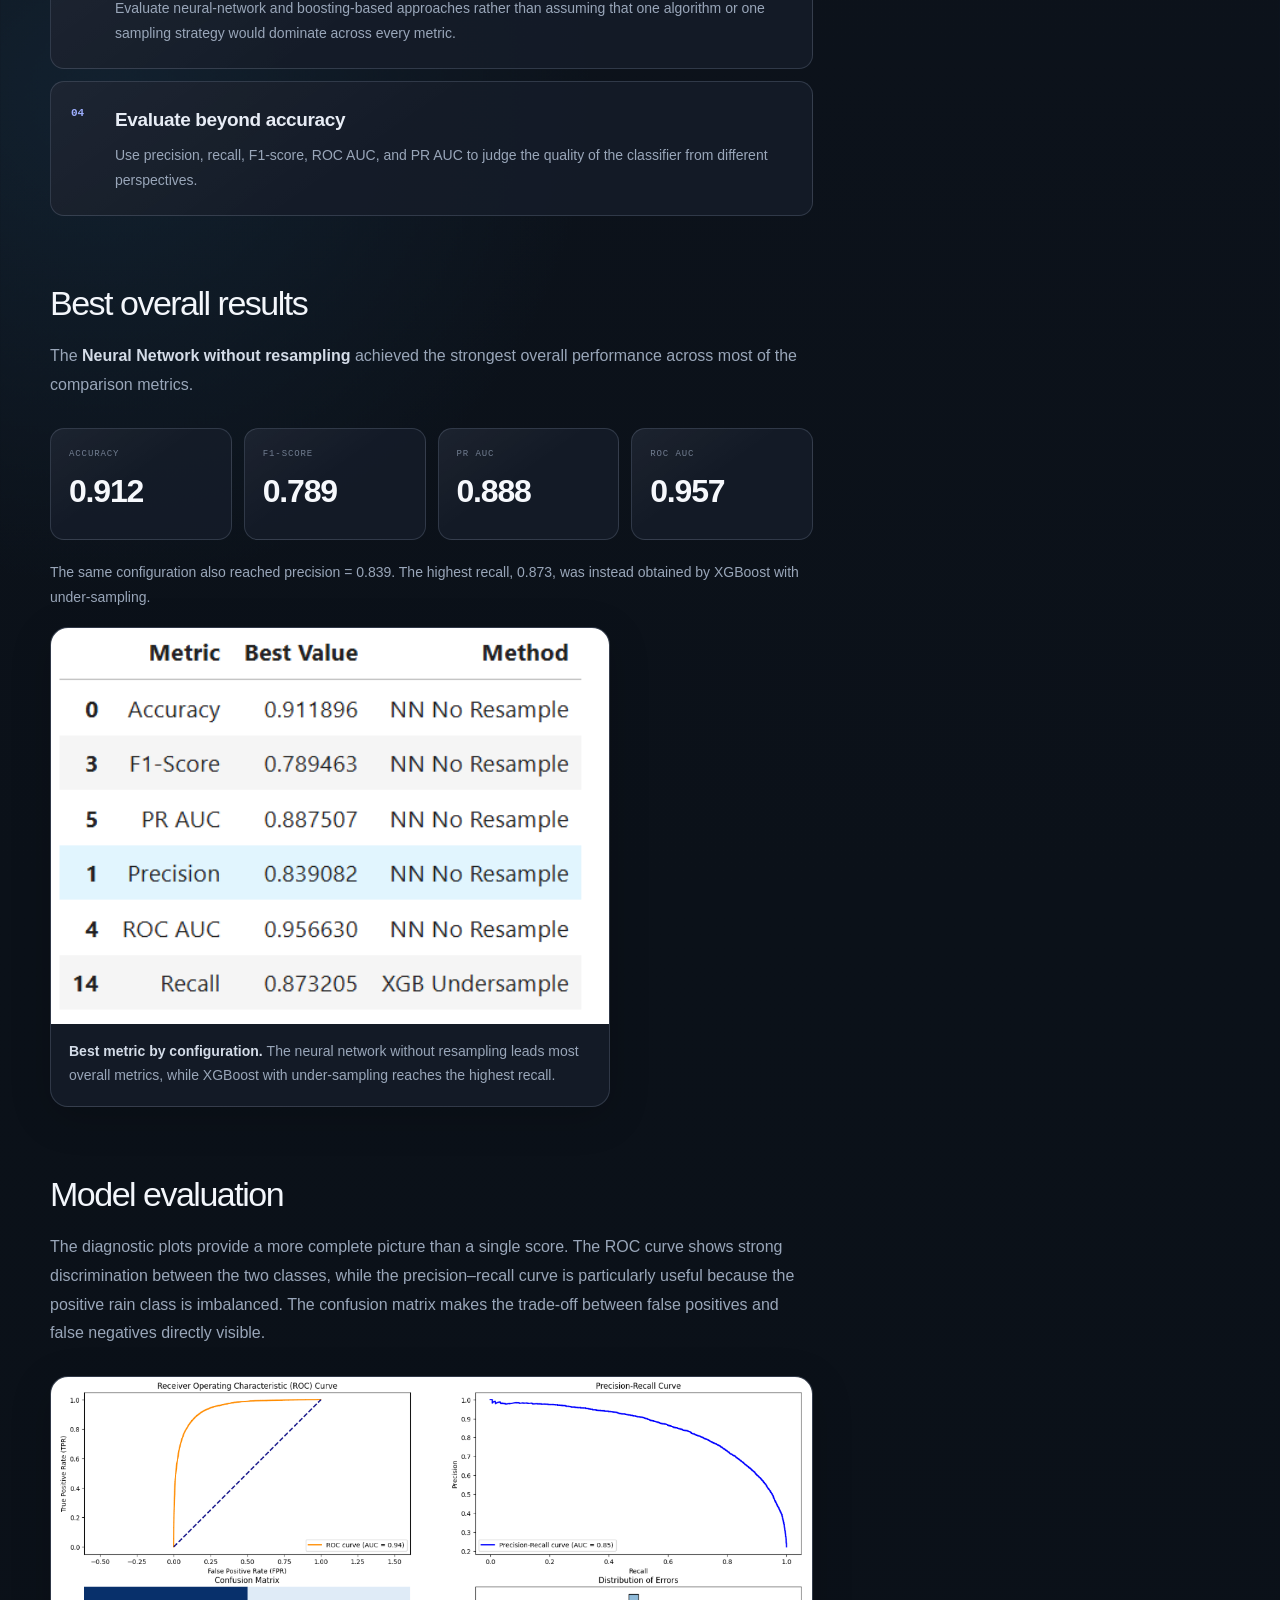
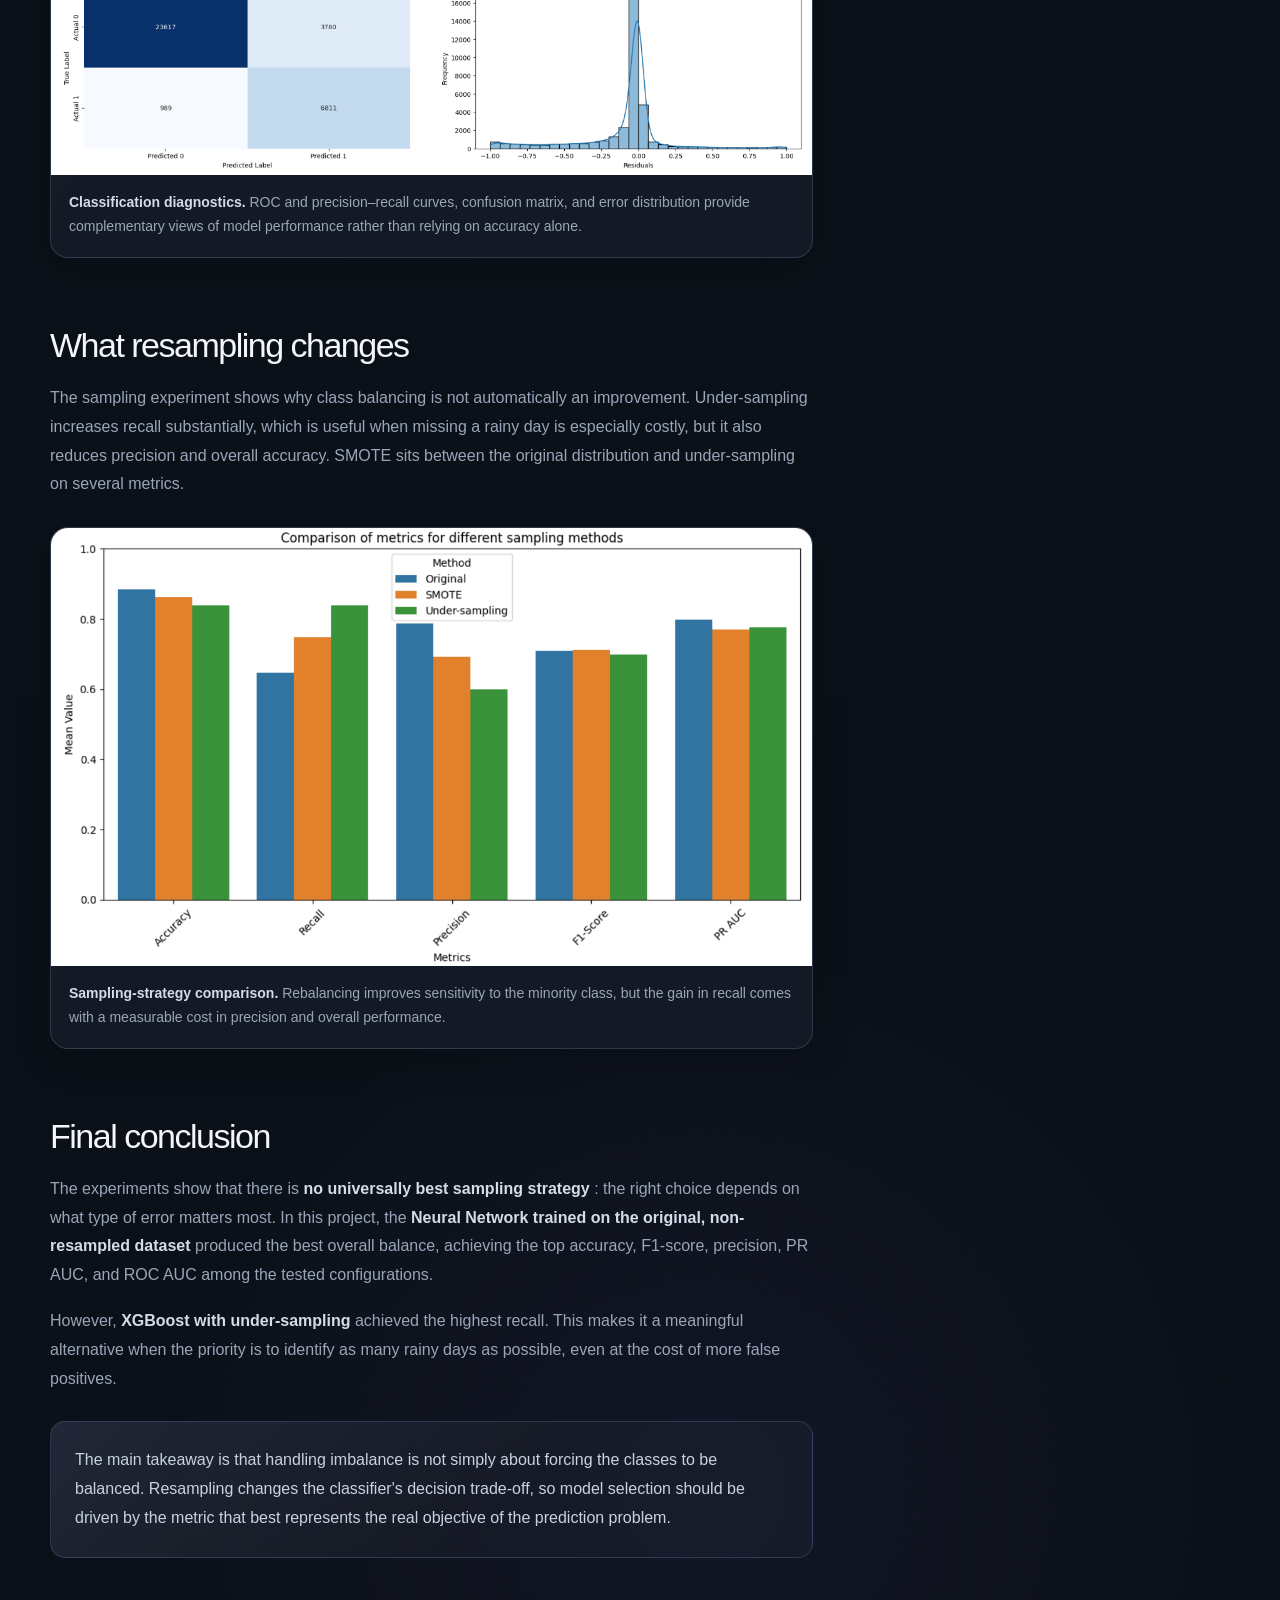
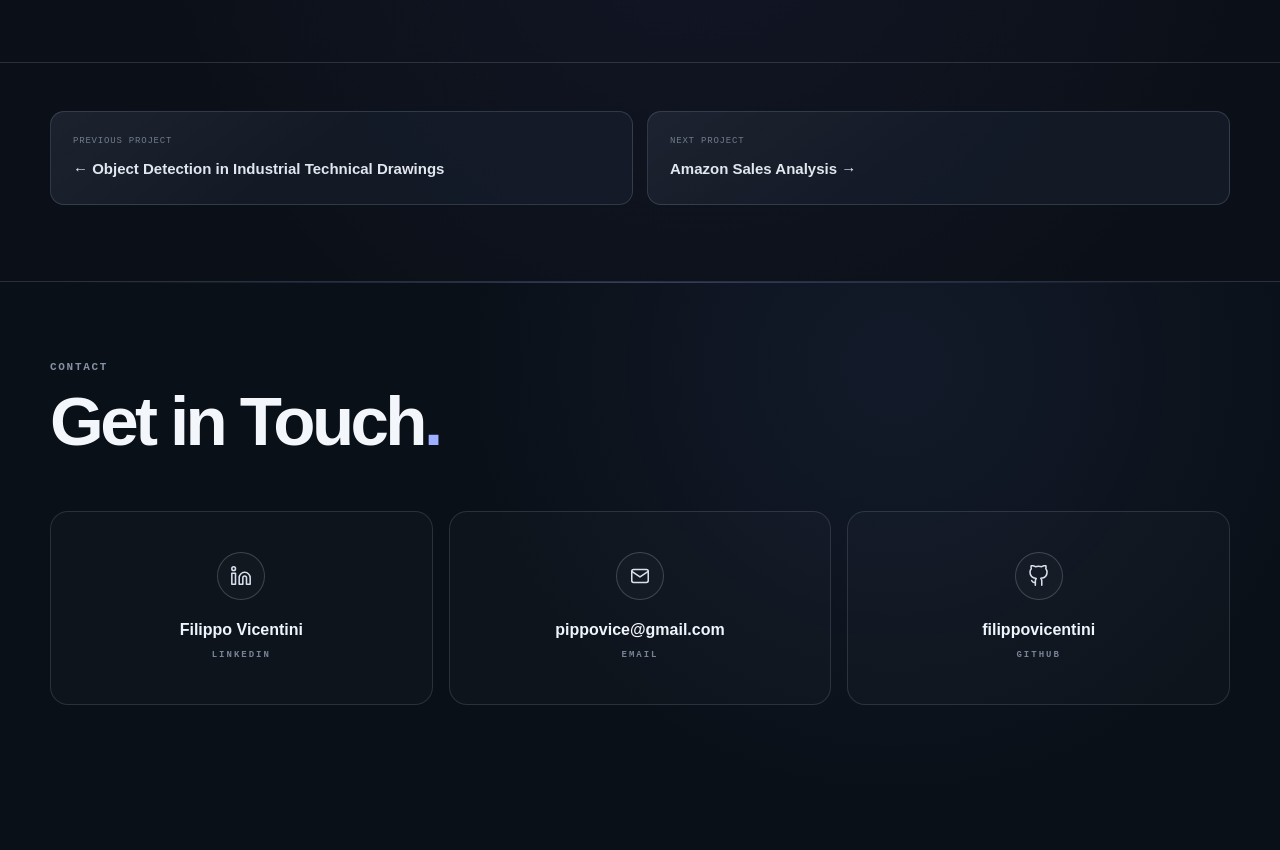
<file: projects/rain-prediction.html>
<!DOCTYPE html>
<html lang="en">
 <head>
  <meta charset="utf-8"/>
  <meta content="width=device-width, initial-scale=1" name="viewport"/>
  <meta content="#0b1119" name="theme-color"/>
  <meta content="A machine-learning project for next-day rain prediction, comparing neural networks, boosting models, and sampling strategies on an imbalanced weather dataset." name="description"/>
  <title>
   Machine Learning for Rain Prediction | Filippo Vicentini
  </title>
  <link href="../favicon.svg" rel="icon" type="image/svg+xml"/>
  <link href="../styles.css" rel="stylesheet"/>
 </head>
 <body>
  <a class="skip" href="#main">
   Skip to content
  </a>
  <header class="case-header wrap">
   <a aria-label="Back to portfolio" class="brand" href="../index.html">
    fv
    <span>
     .
    </span>
   </a>
   <div class="case-header-actions">
    <a aria-label="Back to all projects" class="case-back" href="../index.html#progetti">
     <svg aria-hidden="true" fill="none" height="17" stroke="currentColor" stroke-width="2" viewbox="0 0 24 24" width="17">
      <path d="M19 12H5">
      </path>
      <path d="m12 19-7-7 7-7">
      </path>
     </svg>
     <span>
      All projects
     </span>
    </a>
    <a aria-label="Open GitHub repository" class="case-external" href="https://github.com/filippovicentini/machine_learning_UNIVR" rel="noreferrer" target="_blank">
     <span>
      GitHub
     </span>
     <svg aria-hidden="true" fill="none" height="17" stroke="currentColor" stroke-width="2" viewbox="0 0 24 24" width="17">
      <path d="M7 17 17 7">
      </path>
      <path d="M7 7h10v10">
      </path>
     </svg>
    </a>
   </div>
  </header>
  <main id="main">
   <section class="case-hero">
    <div class="wrap case-hero-inner">
     <span class="case-kicker">
      03 / CLASSIFICATION / WEATHER
     </span>
     <h1>
      Machine Learning for Rain Prediction
     </h1>
     <p class="case-lead">
      A classification project for predicting next-day rain, with a focus on model comparison, imbalanced data, resampling strategies, and the precision&ndash;recall trade-off.
     </p>
     <div class="case-meta">
      <article>
       <span>
        Context
       </span>
       <strong>
        Machine Learning course &middot; University of Verona
       </strong>
      </article>
      <article>
       <span>
        My role
       </span>
       <strong>
        EDA &middot; Preprocessing &middot; Classification &middot; Model comparison
       </strong>
      </article>
      <article>
       <span>
        Output
       </span>
       <strong>
        Comparative evaluation of models and sampling strategies
       </strong>
      </article>
     </div>
    </div>
   </section>
   <div class="wrap case-content">
    <article class="case-main">
     <section>
      <h2>
       Overview
      </h2>
      <p>
       The goal of the project was to predict whether it would
       <strong>
        rain the following day
       </strong>
       from historical weather observations in the public
       <code>
        weatherAUS
       </code>
       dataset. Because rainy days represent the minority class, the project was not simply about maximizing accuracy: the evaluation had to account for the trade-off between correctly identifying rain and avoiding unnecessary false alarms.
      </p>
      <p>
       I compared different model families and sampling strategies, including the original class distribution,
       <strong>
        SMOTE
       </strong>, and
       <strong>
        under-sampling
       </strong>, and evaluated the full pipelines using metrics better suited to imbalanced classification.
      </p>
     </section>
     <section>
      <h2>
       Approach
      </h2>
      <div class="case-numbered">
       <article class="case-step">
        <h3>
         Prepare the weather data
        </h3>
        <p>
         Explore the dataset, clean and preprocess the variables, and create a consistent training pipeline for comparing multiple classifiers.
        </p>
       </article>
       <article class="case-step">
        <h3>
         Handle class imbalance explicitly
        </h3>
        <p>
         Compare the original data distribution with SMOTE and under-sampling to understand how each strategy changes the model's behavior on the minority rain class.
        </p>
       </article>
       <article class="case-step">
        <h3>
         Compare model families
        </h3>
        <p>
         Evaluate neural-network and boosting-based approaches rather than assuming that one algorithm or one sampling strategy would dominate across every metric.
        </p>
       </article>
       <article class="case-step">
        <h3>
         Evaluate beyond accuracy
        </h3>
        <p>
         Use precision, recall, F1-score, ROC AUC, and PR AUC to judge the quality of the classifier from different perspectives.
        </p>
       </article>
      </div>
     </section>
     <section>
      <h2>
       Best overall results
      </h2>
      <p>
       The
       <strong>
        Neural Network without resampling
       </strong>
       achieved the strongest overall performance across most of the comparison metrics.
      </p>
      <div class="case-metrics">
       <article class="case-metric">
        <span>
         Accuracy
        </span>
        <strong>
         0.912
        </strong>
       </article>
       <article class="case-metric">
        <span>
         F1-score
        </span>
        <strong>
         0.789
        </strong>
       </article>
       <article class="case-metric">
        <span>
         PR AUC
        </span>
        <strong>
         0.888
        </strong>
       </article>
       <article class="case-metric">
        <span>
         ROC AUC
        </span>
        <strong>
         0.957
        </strong>
       </article>
      </div>
      <p class="case-metric-note">
       The same configuration also reached precision = 0.839. The highest recall, 0.873, was instead obtained by XGBoost with under-sampling.
      </p>
      <figure class="case-figure case-figure--compact">
       <img alt="Table summarizing the best rain prediction metrics and the model or sampling method achieving each value." decoding="async" height="328" loading="lazy" src="../images/rain/rain-best-metrics.png" width="462"/>
       <figcaption>
        <strong>
         Best metric by configuration.
        </strong>
        The neural network without resampling leads most overall metrics, while XGBoost with under-sampling reaches the highest recall.
       </figcaption>
      </figure>
     </section>
     <section>
      <h2>
       Model evaluation
      </h2>
      <p>
       The diagnostic plots provide a more complete picture than a single score. The ROC curve shows strong discrimination between the two classes, while the precision&ndash;recall curve is particularly useful because the positive rain class is imbalanced. The confusion matrix makes the trade-off between false positives and false negatives directly visible.
      </p>
      <div class="case-visual-grid case-visual-grid--stacked">
       <figure class="case-figure">
        <img alt="Rain prediction evaluation panel with ROC curve, precision-recall curve, confusion matrix, and residual distribution." decoding="async" height="636" loading="lazy" src="../images/rain/rain-evaluation-panel.png" width="1216"/>
        <figcaption>
         <strong>
          Classification diagnostics.
         </strong>
         ROC and precision&ndash;recall curves, confusion matrix, and error distribution provide complementary views of model performance rather than relying on accuracy alone.
        </figcaption>
       </figure>
      </div>
     </section>
     <section>
      <h2>
       What resampling changes
      </h2>
      <p>
       The sampling experiment shows why class balancing is not automatically an improvement. Under-sampling increases recall substantially, which is useful when missing a rainy day is especially costly, but it also reduces precision and overall accuracy. SMOTE sits between the original distribution and under-sampling on several metrics.
      </p>
      <div class="case-visual-grid case-visual-grid--stacked">
       <figure class="case-figure">
        <img alt="Bar chart comparing accuracy, recall, precision, F1-score, and PR AUC for original data, SMOTE, and under-sampling." decoding="async" height="700" loading="lazy" src="../images/rain/rain-sampling-comparison.png" width="1216"/>
        <figcaption>
         <strong>
          Sampling-strategy comparison.
         </strong>
         Rebalancing improves sensitivity to the minority class, but the gain in recall comes with a measurable cost in precision and overall performance.
        </figcaption>
       </figure>
      </div>
     </section>
     <section>
      <h2>
       Final conclusion
      </h2>
      <p>
       The experiments show that there is
       <strong>
        no universally best sampling strategy
       </strong>: the right choice depends on what type of error matters most. In this project, the
       <strong>
        Neural Network trained on the original, non-resampled dataset
       </strong>
       produced the best overall balance, achieving the top accuracy, F1-score, precision, PR AUC, and ROC AUC among the tested configurations.
      </p>
      <p>
       However,
       <strong>
        XGBoost with under-sampling
       </strong>
       achieved the highest recall. This makes it a meaningful alternative when the priority is to identify as many rainy days as possible, even at the cost of more false positives.
      </p>
      <div class="case-callout">
       <p>
        The main takeaway is that handling imbalance is not simply about forcing the classes to be balanced. Resampling changes the classifier's decision trade-off, so model selection should be driven by the metric that best represents the real objective of the prediction problem.
       </p>
      </div>
     </section>
    </article>
    <aside class="case-side">
     <div class="case-side-inner">
      <div class="case-side-card">
       <span class="case-side-label">
        Tech stack
       </span>
       <ul class="tags">
        <li>
         Python
        </li>
        <li>
         Scikit-learn
        </li>
        <li>
         XGBoost
        </li>
        <li>
         Neural Networks
        </li>
        <li>
         SMOTE
        </li>
       </ul>
      </div>
      <div class="case-side-card">
       <span class="case-side-label">
        Best overall setup
       </span>
       <p>
        Neural Network without resampling: strongest overall balance across accuracy, precision, F1-score, PR AUC, and ROC AUC.
       </p>
      </div>
      <div class="case-side-card">
       <span class="case-side-label">
        Best recall
       </span>
       <p>
        XGBoost with under-sampling reached recall = 0.873, highlighting the trade-off between detecting more rainy days and maintaining precision.
       </p>
      </div>
      <div class="case-side-card">
       <span class="case-side-label">
        Repository
       </span>
       <p>
        The full university project, including the notebook and dataset workflow, is available on GitHub.
       </p>
       <a href="https://github.com/filippovicentini/machine_learning_UNIVR" rel="noreferrer" target="_blank">
        Open repository
        <svg aria-hidden="true" fill="none" height="17" stroke="currentColor" stroke-width="2" viewbox="0 0 24 24" width="17">
         <path d="M7 17 17 7">
         </path>
         <path d="M7 7h10v10">
         </path>
        </svg>
       </a>
      </div>
     </div>
    </aside>
   </div>
   <section class="case-next">
    <div class="wrap case-next-grid">
     <a href="./yolo-technical-drawings.html">
      <span>
       PREVIOUS PROJECT
      </span>
      <strong>
       &larr; Object Detection in Industrial Technical Drawings
      </strong>
     </a>
     <a href="./amazon-sales.html">
      <span>
       NEXT PROJECT
      </span>
      <strong>
       Amazon Sales Analysis &rarr;
      </strong>
     </a>
    </div>
   </section>
   <footer id="contact" class="contact-footer">
    <div class="wrap">
     <p class="eyebrow">CONTACT</p>
     <h2 class="contact-title">Get in Touch<span>.</span></h2>

     <div class="contact-grid" aria-label="Contact links">
      <a class="contact-card" href="https://www.linkedin.com/in/filippo-vicentini-9594b5220" target="_blank" rel="noreferrer" aria-label="Open Filippo Vicentini on LinkedIn">
       <span class="contact-card-icon" aria-hidden="true">
        <svg width="22" height="22" viewBox="0 0 24 24" fill="none" stroke="currentColor" stroke-width="1.7" stroke-linecap="round" stroke-linejoin="round">
         <path d="M16 8a6 6 0 0 1 6 6v7h-4v-7a2 2 0 0 0-4 0v7h-4v-7a6 6 0 0 1 6-6z"/>
         <rect x="2" y="9" width="4" height="12"/>
         <circle cx="4" cy="4" r="2"/>
        </svg>
       </span>
       <strong>Filippo Vicentini</strong>
       <span class="contact-card-label">LINKEDIN</span>
      </a>

      <a class="contact-card" href="mailto:pippovice@gmail.com" aria-label="Send an email to pippovice@gmail.com">
       <span class="contact-card-icon" aria-hidden="true">
        <svg width="22" height="22" viewBox="0 0 24 24" fill="none" stroke="currentColor" stroke-width="1.7" stroke-linecap="round" stroke-linejoin="round">
         <rect x="3" y="5" width="18" height="14" rx="2"/>
         <path d="m3 7 9 6 9-6"/>
        </svg>
       </span>
       <strong>pippovice@gmail.com</strong>
       <span class="contact-card-label">EMAIL</span>
      </a>

      <a class="contact-card" href="https://github.com/filippovicentini" target="_blank" rel="noreferrer" aria-label="Open filippovicentini on GitHub">
       <span class="contact-card-icon" aria-hidden="true">
        <svg width="22" height="22" viewBox="0 0 24 24" fill="none" stroke="currentColor" stroke-width="1.7" stroke-linecap="round" stroke-linejoin="round">
         <path d="M15 22v-4a4.8 4.8 0 0 0-1-3.5c3.3-.4 6.8-1.6 6.8-7A5.4 5.4 0 0 0 19.4 4 5 5 0 0 0 19.3.5S18.2.1 15 1.8a13.4 13.4 0 0 0-7 0C4.8.1 3.7.5 3.7.5A5 5 0 0 0 3.6 4a5.4 5.4 0 0 0-1.4 3.7c0 5.4 3.5 6.6 6.8 7A4.8 4.8 0 0 0 8 18v4"/>
         <path d="M8 19c-3 .9-3-1.5-4-2"/>
        </svg>
       </span>
       <strong>filippovicentini</strong>
       <span class="contact-card-label">GITHUB</span>
      </a>
     </div>

     <div class="footer-bottom footer-bottom--minimal">
      <span>&copy; 2026 Filippo Vicentini. All rights reserved.</span>
     </div>
    </div>
   </footer>
  </main>
  <!-- Command palette: Ctrl/Cmd + K -->
  <button class="command-trigger" type="button" aria-haspopup="dialog" aria-controls="command-palette" aria-label="Open command palette">
   <span class="command-trigger-icon" aria-hidden="true">&gt;_</span>
   <span class="command-trigger-shortcut">Ctrl K</span>
  </button>

  <div class="command-overlay" id="command-palette" role="dialog" aria-modal="true" aria-labelledby="command-title" hidden>
   <div class="command-panel" role="document">
    <div class="command-search-wrap">
     <span class="command-search-icon" aria-hidden="true">&gt;_</span>
     <input id="command-search" class="command-search" type="search" autocomplete="off" spellcheck="false" placeholder="Where do you want to go?" aria-label="Search portfolio commands">
     <kbd>Esc</kbd>
    </div>

    <div class="command-results" id="command-results">
     <section class="command-group" data-command-group>
      <p class="command-group-label">Navigate</p>
      <a class="command-item" href="../index.html#progetti" data-command-item data-keywords="projects case studies work portfolio">
       <span class="command-item-icon" aria-hidden="true">01</span>
       <span><strong>Projects</strong><small>Explore featured case studies</small></span>
       <span class="command-arrow" aria-hidden="true">&rarr;</span>
      </a>
      <a class="command-item" href="../index.html#esperienza" data-command-item data-keywords="experience work career manni sipre">
       <span class="command-item-icon" aria-hidden="true">02</span>
       <span><strong>Experience</strong><small>Professional journey and current role</small></span>
       <span class="command-arrow" aria-hidden="true">&rarr;</span>
      </a>
      <a class="command-item" href="../index.html#competenze" data-command-item data-keywords="skills machine learning computer vision generative ai mlops">
       <span class="command-item-icon" aria-hidden="true">03</span>
       <span><strong>Skills</strong><small>ML, Computer Vision, GenAI and deployment</small></span>
       <span class="command-arrow" aria-hidden="true">&rarr;</span>
      </a>
      <a class="command-item" href="../index.html#education" data-command-item data-keywords="education certifications university degree coursera ibm">
       <span class="command-item-icon" aria-hidden="true">04</span>
       <span><strong>Education &amp; Certifications</strong><small>Academic background and credentials</small></span>
       <span class="command-arrow" aria-hidden="true">&rarr;</span>
      </a>
      <a class="command-item" href="../index.html#contact" data-command-item data-keywords="contact email opportunities collaborate">
       <span class="command-item-icon" aria-hidden="true">05</span>
       <span><strong>Contact</strong><small>Get in touch</small></span>
       <span class="command-arrow" aria-hidden="true">&rarr;</span>
      </a>
     </section>

     <section class="command-group" data-command-group>
      <p class="command-group-label">Quick actions</p>
      <a class="command-item" href="../cv-filippo-vicentini.pdf" target="_blank" rel="noreferrer" data-command-item data-keywords="cv resume curriculum download pdf">
       <span class="command-item-icon command-item-icon--action" aria-hidden="true">CV</span>
       <span><strong>View CV</strong><small>Open curriculum vitae</small></span>
       <span class="command-arrow" aria-hidden="true">↗</span>
      </a>
      <a class="command-item" href="https://github.com/filippovicentini" target="_blank" rel="noreferrer" data-command-item data-keywords="github code repositories">
       <span class="command-item-icon command-item-icon--action" aria-hidden="true">GH</span>
       <span><strong>GitHub</strong><small>Browse repositories</small></span>
       <span class="command-arrow" aria-hidden="true">↗</span>
      </a>
      <a class="command-item" href="https://www.linkedin.com/in/filippo-vicentini-9594b5220" target="_blank" rel="noreferrer" data-command-item data-keywords="linkedin profile network">
       <span class="command-item-icon command-item-icon--action" aria-hidden="true">IN</span>
       <span><strong>LinkedIn</strong><small>Open professional profile</small></span>
       <span class="command-arrow" aria-hidden="true">↗</span>
      </a>
     </section>

     <p class="command-empty" id="command-empty" hidden>No matching command.</p>
    </div>

    <div class="command-footer">
     <span><kbd>&uarr;</kbd><kbd>&darr;</kbd> navigate</span>
     <span><kbd>Enter</kbd> open</span>
     <span class="command-footer-brand">fv<span>.</span></span>
    </div>
   </div>
  </div>
  <script src="../script.js"></script>

 </body>
</html>
</file>
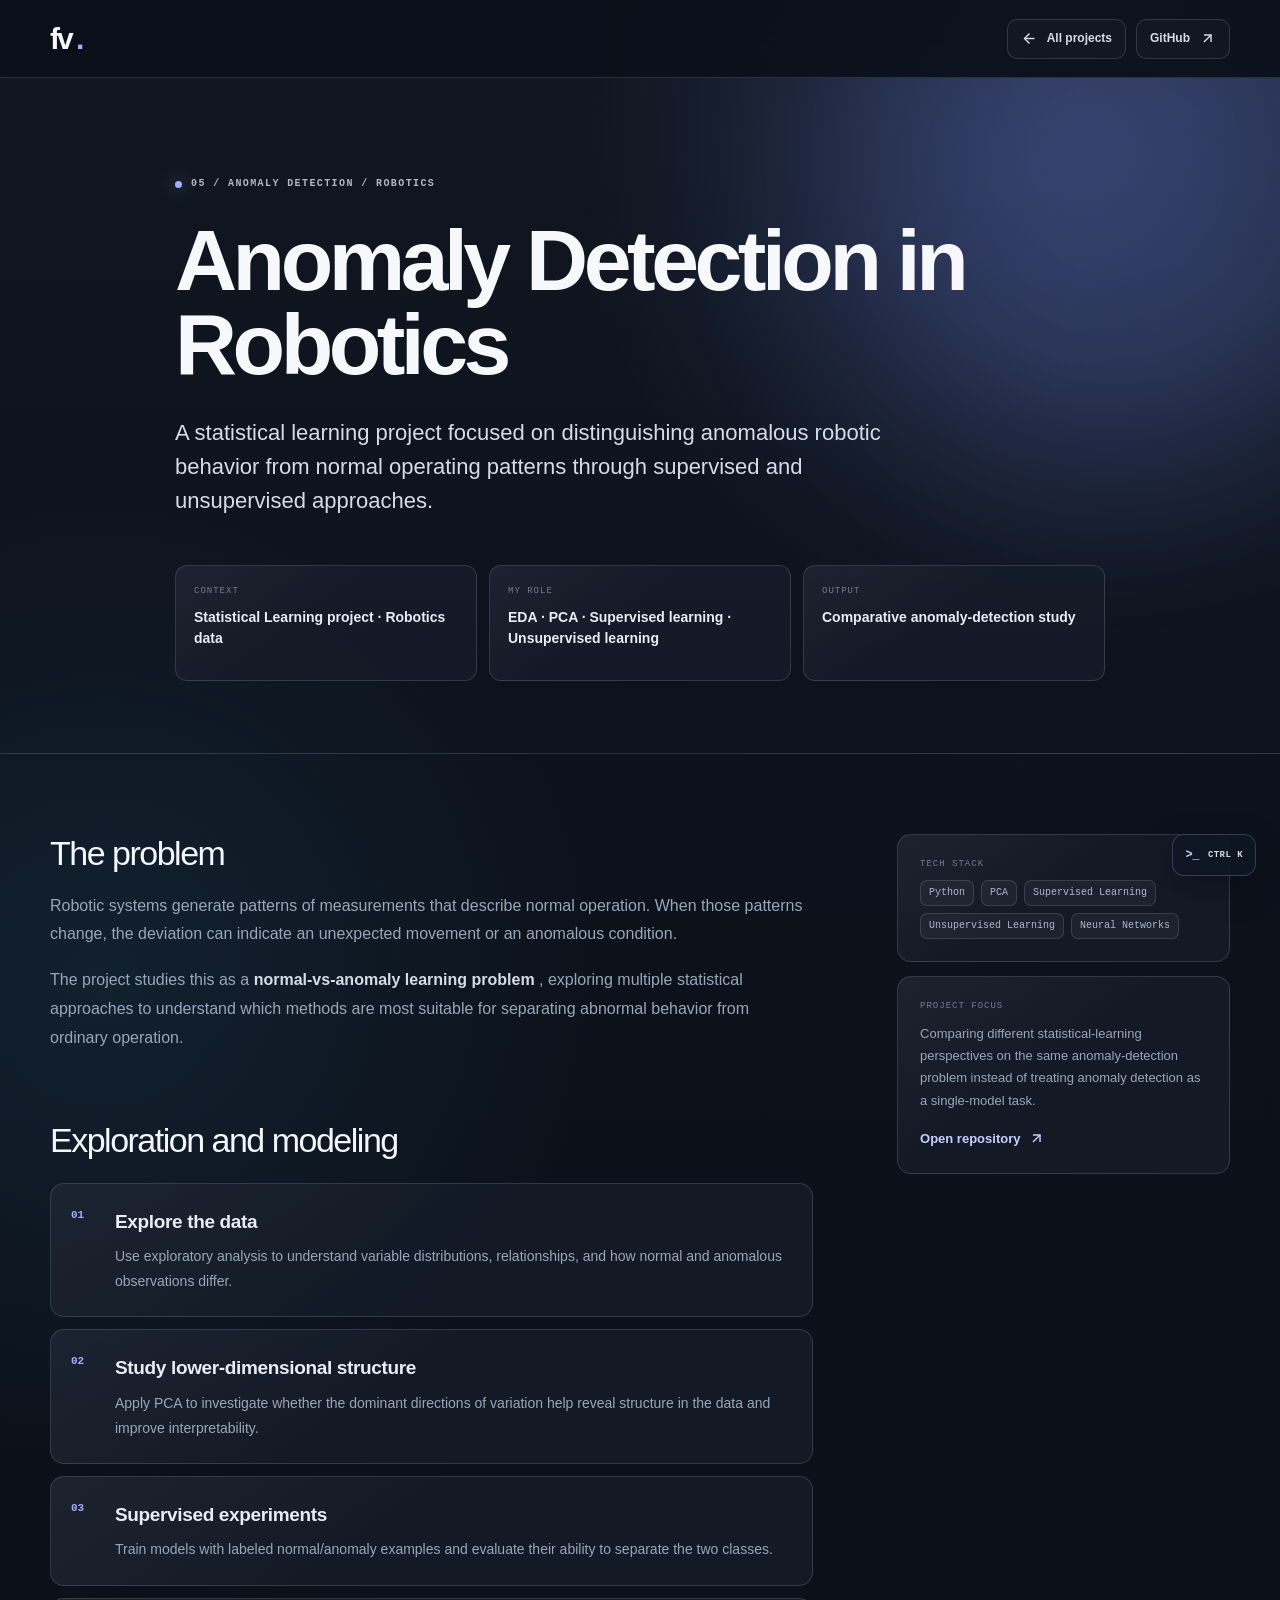
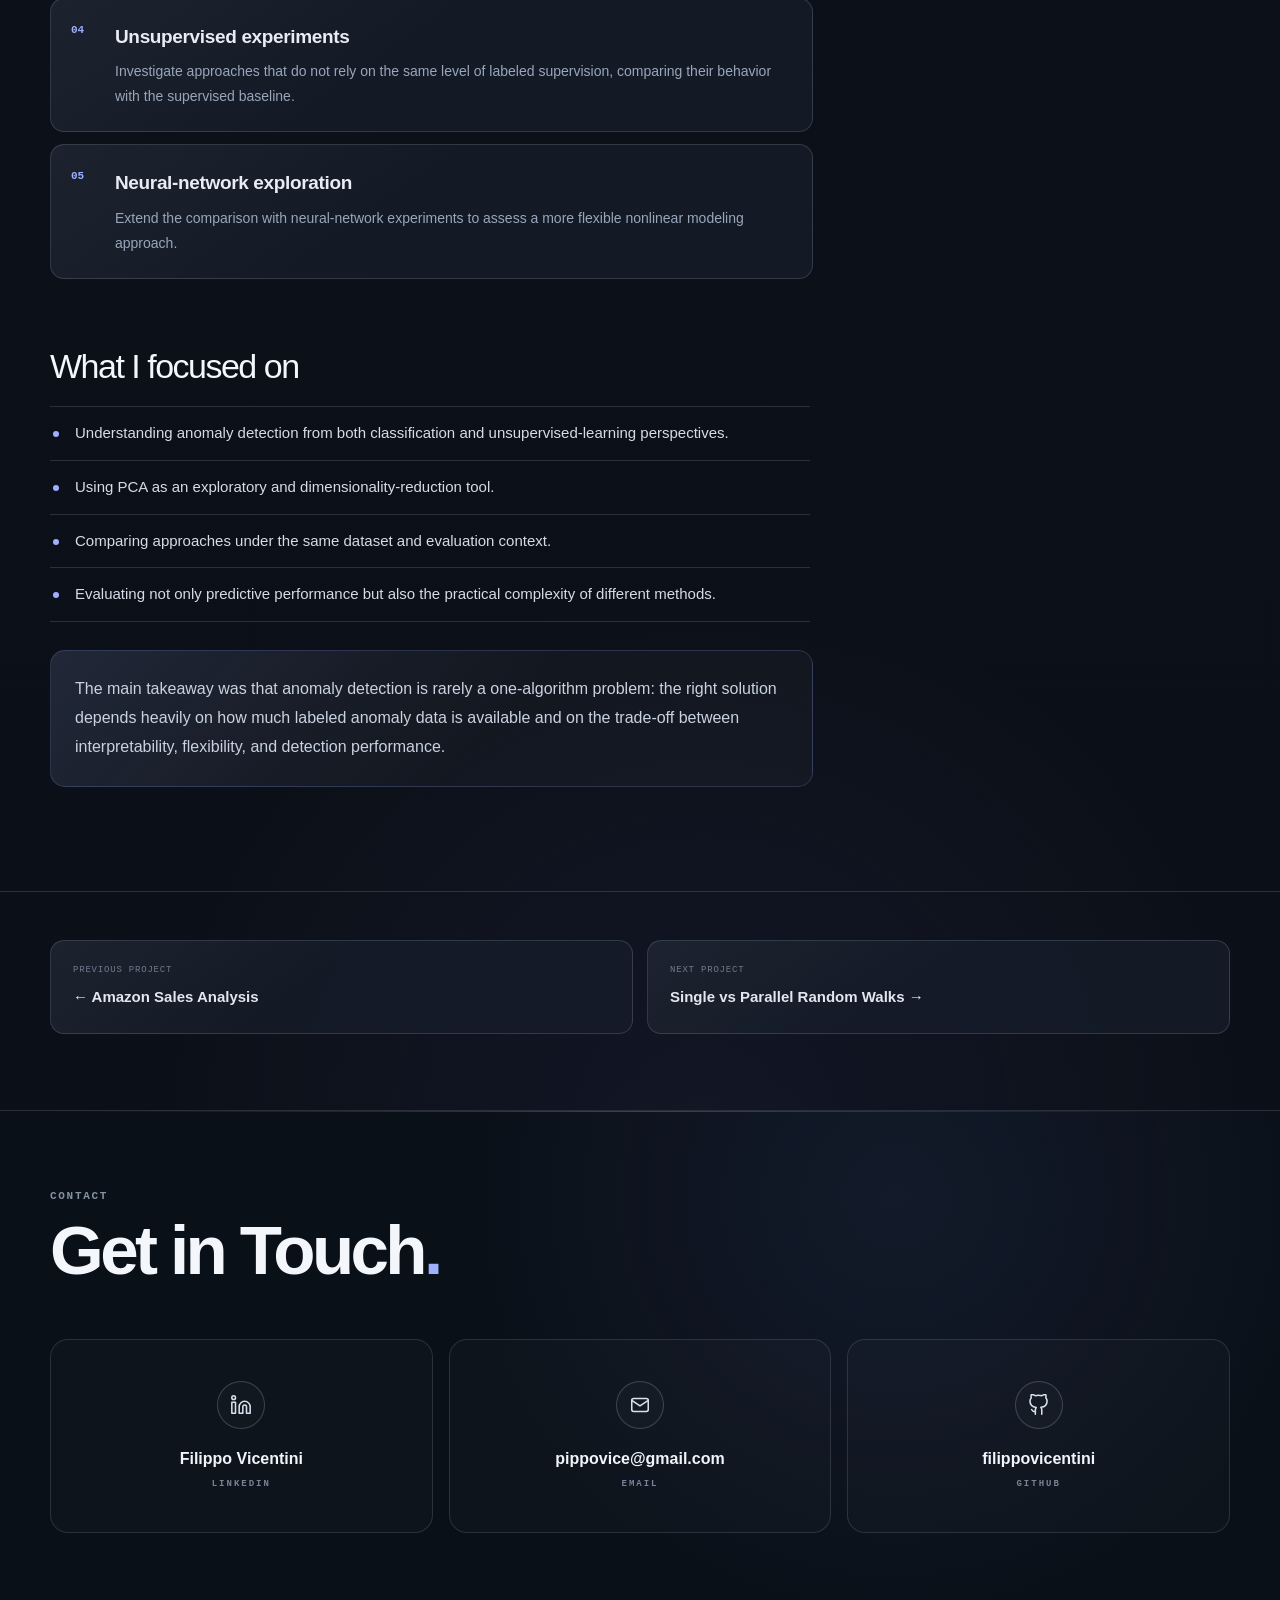
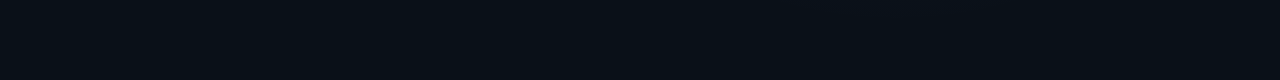
<file: projects/robotics-anomaly-detection.html>
<!DOCTYPE html>
<html lang="en">
 <head>
  <meta charset="utf-8"/>
  <meta content="width=device-width, initial-scale=1" name="viewport"/>
  <meta content="#0b1119" name="theme-color"/>
  <meta content="A statistical learning project focused on distinguishing anomalous robotic behavior from normal operating patterns through supervised and unsupervised approaches." name="description"/>
  <title>
   Anomaly Detection in Robotics | Filippo Vicentini
  </title>
  <link href="../favicon.svg" rel="icon" type="image/svg+xml"/>
  <link href="../styles.css" rel="stylesheet"/>
 </head>
 <body>
  <a class="skip" href="#main">
   Skip to content
  </a>
  <header class="case-header wrap">
   <a aria-label="Back to portfolio" class="brand" href="../index.html">
    fv
    <span>
     .
    </span>
   </a>
   <div class="case-header-actions">
    <a aria-label="Back to all projects" class="case-back" href="../index.html#progetti">
     <svg aria-hidden="true" fill="none" height="17" stroke="currentColor" stroke-width="2" viewbox="0 0 24 24" width="17">
      <path d="M19 12H5">
      </path>
      <path d="m12 19-7-7 7-7">
      </path>
     </svg>
     <span>
      All projects
     </span>
    </a>
    <a aria-label="Open GitHub repository" class="case-external" href="https://github.com/Moster2698/StatisticalLearning" rel="noreferrer" target="_blank">
     <span>
      GitHub
     </span>
     <svg aria-hidden="true" fill="none" height="17" stroke="currentColor" stroke-width="2" viewbox="0 0 24 24" width="17">
      <path d="M7 17 17 7">
      </path>
      <path d="M7 7h10v10">
      </path>
     </svg>
    </a>
   </div>
  </header>
  <main id="main">
   <section class="case-hero">
    <div class="wrap case-hero-inner">
     <span class="case-kicker">
      05 / ANOMALY DETECTION / ROBOTICS
     </span>
     <h1>
      Anomaly Detection in Robotics
     </h1>
     <p class="case-lead">
      A statistical learning project focused on distinguishing anomalous robotic behavior from normal operating patterns through supervised and unsupervised approaches.
     </p>
     <div class="case-meta">
      <article>
       <span>
        Context
       </span>
       <strong>
        Statistical Learning project &middot; Robotics data
       </strong>
      </article>
      <article>
       <span>
        My role
       </span>
       <strong>
        EDA &middot; PCA &middot; Supervised learning &middot; Unsupervised learning
       </strong>
      </article>
      <article>
       <span>
        Output
       </span>
       <strong>
        Comparative anomaly-detection study
       </strong>
      </article>
     </div>
    </div>
   </section>
   <div class="wrap case-content">
    <article class="case-main">
     <section>
      <h2>
       The problem
      </h2>
      <p>
       Robotic systems generate patterns of measurements that describe normal operation. When those patterns change, the deviation can indicate an unexpected movement or an anomalous condition.
      </p>
      <p>
       The project studies this as a
       <strong>
        normal-vs-anomaly learning problem
       </strong>, exploring multiple statistical approaches to understand which methods are most suitable for separating abnormal behavior from ordinary operation.
      </p>
     </section>
     <section>
      <h2>
       Exploration and modeling
      </h2>
      <div class="case-numbered">
       <article class="case-step">
        <h3>
         Explore the data
        </h3>
        <p>
         Use exploratory analysis to understand variable distributions, relationships, and how normal and anomalous observations differ.
        </p>
       </article>
       <article class="case-step">
        <h3>
         Study lower-dimensional structure
        </h3>
        <p>
         Apply PCA to investigate whether the dominant directions of variation help reveal structure in the data and improve interpretability.
        </p>
       </article>
       <article class="case-step">
        <h3>
         Supervised experiments
        </h3>
        <p>
         Train models with labeled normal/anomaly examples and evaluate their ability to separate the two classes.
        </p>
       </article>
       <article class="case-step">
        <h3>
         Unsupervised experiments
        </h3>
        <p>
         Investigate approaches that do not rely on the same level of labeled supervision, comparing their behavior with the supervised baseline.
        </p>
       </article>
       <article class="case-step">
        <h3>
         Neural-network exploration
        </h3>
        <p>
         Extend the comparison with neural-network experiments to assess a more flexible nonlinear modeling approach.
        </p>
       </article>
      </div>
     </section>
     <section>
      <h2>
       What I focused on
      </h2>
      <ul class="case-list">
       <li>
        Understanding anomaly detection from both classification and unsupervised-learning perspectives.
       </li>
       <li>
        Using PCA as an exploratory and dimensionality-reduction tool.
       </li>
       <li>
        Comparing approaches under the same dataset and evaluation context.
       </li>
       <li>
        Evaluating not only predictive performance but also the practical complexity of different methods.
       </li>
      </ul>
      <div class="case-callout">
       <p>
        The main takeaway was that anomaly detection is rarely a one-algorithm problem: the right solution depends heavily on how much labeled anomaly data is available and on the trade-off between interpretability, flexibility, and detection performance.
       </p>
      </div>
     </section>
    </article>
    <aside class="case-side">
     <div class="case-side-inner">
      <div class="case-side-card">
       <span class="case-side-label">
        Tech stack
       </span>
       <ul class="tags">
        <li>
         Python
        </li>
        <li>
         PCA
        </li>
        <li>
         Supervised Learning
        </li>
        <li>
         Unsupervised Learning
        </li>
        <li>
         Neural Networks
        </li>
       </ul>
      </div>
      <div class="case-side-card">
       <span class="case-side-label">
        Project focus
       </span>
       <p>
        Comparing different statistical-learning perspectives on the same anomaly-detection problem instead of treating anomaly detection as a single-model task.
       </p>
       <a href="https://github.com/Moster2698/StatisticalLearning" rel="noreferrer" target="_blank">
        Open repository
        <svg aria-hidden="true" fill="none" height="17" stroke="currentColor" stroke-width="2" viewbox="0 0 24 24" width="17">
         <path d="M7 17 17 7">
         </path>
         <path d="M7 7h10v10">
         </path>
        </svg>
       </a>
      </div>
     </div>
    </aside>
   </div>
   <section class="case-next">
    <div class="wrap case-next-grid">
     <a href="./amazon-sales.html">
      <span>
       PREVIOUS PROJECT
      </span>
      <strong>
       &larr; Amazon Sales Analysis
      </strong>
     </a>
     <a href="./single-vs-parallel-random-walk.html">
      <span>
       NEXT PROJECT
      </span>
      <strong>
       Single vs Parallel Random Walks &rarr;
      </strong>
     </a>
    </div>
   </section>
   <footer id="contact" class="contact-footer">
    <div class="wrap">
     <p class="eyebrow">CONTACT</p>
     <h2 class="contact-title">Get in Touch<span>.</span></h2>

     <div class="contact-grid" aria-label="Contact links">
      <a class="contact-card" href="https://www.linkedin.com/in/filippo-vicentini-9594b5220" target="_blank" rel="noreferrer" aria-label="Open Filippo Vicentini on LinkedIn">
       <span class="contact-card-icon" aria-hidden="true">
        <svg width="22" height="22" viewBox="0 0 24 24" fill="none" stroke="currentColor" stroke-width="1.7" stroke-linecap="round" stroke-linejoin="round">
         <path d="M16 8a6 6 0 0 1 6 6v7h-4v-7a2 2 0 0 0-4 0v7h-4v-7a6 6 0 0 1 6-6z"/>
         <rect x="2" y="9" width="4" height="12"/>
         <circle cx="4" cy="4" r="2"/>
        </svg>
       </span>
       <strong>Filippo Vicentini</strong>
       <span class="contact-card-label">LINKEDIN</span>
      </a>

      <a class="contact-card" href="mailto:pippovice@gmail.com" aria-label="Send an email to pippovice@gmail.com">
       <span class="contact-card-icon" aria-hidden="true">
        <svg width="22" height="22" viewBox="0 0 24 24" fill="none" stroke="currentColor" stroke-width="1.7" stroke-linecap="round" stroke-linejoin="round">
         <rect x="3" y="5" width="18" height="14" rx="2"/>
         <path d="m3 7 9 6 9-6"/>
        </svg>
       </span>
       <strong>pippovice@gmail.com</strong>
       <span class="contact-card-label">EMAIL</span>
      </a>

      <a class="contact-card" href="https://github.com/filippovicentini" target="_blank" rel="noreferrer" aria-label="Open filippovicentini on GitHub">
       <span class="contact-card-icon" aria-hidden="true">
        <svg width="22" height="22" viewBox="0 0 24 24" fill="none" stroke="currentColor" stroke-width="1.7" stroke-linecap="round" stroke-linejoin="round">
         <path d="M15 22v-4a4.8 4.8 0 0 0-1-3.5c3.3-.4 6.8-1.6 6.8-7A5.4 5.4 0 0 0 19.4 4 5 5 0 0 0 19.3.5S18.2.1 15 1.8a13.4 13.4 0 0 0-7 0C4.8.1 3.7.5 3.7.5A5 5 0 0 0 3.6 4a5.4 5.4 0 0 0-1.4 3.7c0 5.4 3.5 6.6 6.8 7A4.8 4.8 0 0 0 8 18v4"/>
         <path d="M8 19c-3 .9-3-1.5-4-2"/>
        </svg>
       </span>
       <strong>filippovicentini</strong>
       <span class="contact-card-label">GITHUB</span>
      </a>
     </div>

     <div class="footer-bottom footer-bottom--minimal">
      <span>&copy; 2026 Filippo Vicentini. All rights reserved.</span>
     </div>
    </div>
   </footer>
  </main>
  <!-- Command palette: Ctrl/Cmd + K -->
  <button class="command-trigger" type="button" aria-haspopup="dialog" aria-controls="command-palette" aria-label="Open command palette">
   <span class="command-trigger-icon" aria-hidden="true">&gt;_</span>
   <span class="command-trigger-shortcut">Ctrl K</span>
  </button>

  <div class="command-overlay" id="command-palette" role="dialog" aria-modal="true" aria-labelledby="command-title" hidden>
   <div class="command-panel" role="document">
    <div class="command-search-wrap">
     <span class="command-search-icon" aria-hidden="true">&gt;_</span>
     <input id="command-search" class="command-search" type="search" autocomplete="off" spellcheck="false" placeholder="Where do you want to go?" aria-label="Search portfolio commands">
     <kbd>Esc</kbd>
    </div>

    <div class="command-results" id="command-results">
     <section class="command-group" data-command-group>
      <p class="command-group-label">Navigate</p>
      <a class="command-item" href="../index.html#progetti" data-command-item data-keywords="projects case studies work portfolio">
       <span class="command-item-icon" aria-hidden="true">01</span>
       <span><strong>Projects</strong><small>Explore featured case studies</small></span>
       <span class="command-arrow" aria-hidden="true">&rarr;</span>
      </a>
      <a class="command-item" href="../index.html#esperienza" data-command-item data-keywords="experience work career manni sipre">
       <span class="command-item-icon" aria-hidden="true">02</span>
       <span><strong>Experience</strong><small>Professional journey and current role</small></span>
       <span class="command-arrow" aria-hidden="true">&rarr;</span>
      </a>
      <a class="command-item" href="../index.html#competenze" data-command-item data-keywords="skills machine learning computer vision generative ai mlops">
       <span class="command-item-icon" aria-hidden="true">03</span>
       <span><strong>Skills</strong><small>ML, Computer Vision, GenAI and deployment</small></span>
       <span class="command-arrow" aria-hidden="true">&rarr;</span>
      </a>
      <a class="command-item" href="../index.html#education" data-command-item data-keywords="education certifications university degree coursera ibm">
       <span class="command-item-icon" aria-hidden="true">04</span>
       <span><strong>Education &amp; Certifications</strong><small>Academic background and credentials</small></span>
       <span class="command-arrow" aria-hidden="true">&rarr;</span>
      </a>
      <a class="command-item" href="../index.html#contact" data-command-item data-keywords="contact email opportunities collaborate">
       <span class="command-item-icon" aria-hidden="true">05</span>
       <span><strong>Contact</strong><small>Get in touch</small></span>
       <span class="command-arrow" aria-hidden="true">&rarr;</span>
      </a>
     </section>

     <section class="command-group" data-command-group>
      <p class="command-group-label">Quick actions</p>
      <a class="command-item" href="../cv-filippo-vicentini.pdf" target="_blank" rel="noreferrer" data-command-item data-keywords="cv resume curriculum download pdf">
       <span class="command-item-icon command-item-icon--action" aria-hidden="true">CV</span>
       <span><strong>View CV</strong><small>Open curriculum vitae</small></span>
       <span class="command-arrow" aria-hidden="true">↗</span>
      </a>
      <a class="command-item" href="https://github.com/filippovicentini" target="_blank" rel="noreferrer" data-command-item data-keywords="github code repositories">
       <span class="command-item-icon command-item-icon--action" aria-hidden="true">GH</span>
       <span><strong>GitHub</strong><small>Browse repositories</small></span>
       <span class="command-arrow" aria-hidden="true">↗</span>
      </a>
      <a class="command-item" href="https://www.linkedin.com/in/filippo-vicentini-9594b5220" target="_blank" rel="noreferrer" data-command-item data-keywords="linkedin profile network">
       <span class="command-item-icon command-item-icon--action" aria-hidden="true">IN</span>
       <span><strong>LinkedIn</strong><small>Open professional profile</small></span>
       <span class="command-arrow" aria-hidden="true">↗</span>
      </a>
     </section>

     <p class="command-empty" id="command-empty" hidden>No matching command.</p>
    </div>

    <div class="command-footer">
     <span><kbd>&uarr;</kbd><kbd>&darr;</kbd> navigate</span>
     <span><kbd>Enter</kbd> open</span>
     <span class="command-footer-brand">fv<span>.</span></span>
    </div>
   </div>
  </div>
  <script src="../script.js"></script>

 </body>
</html>
</file>
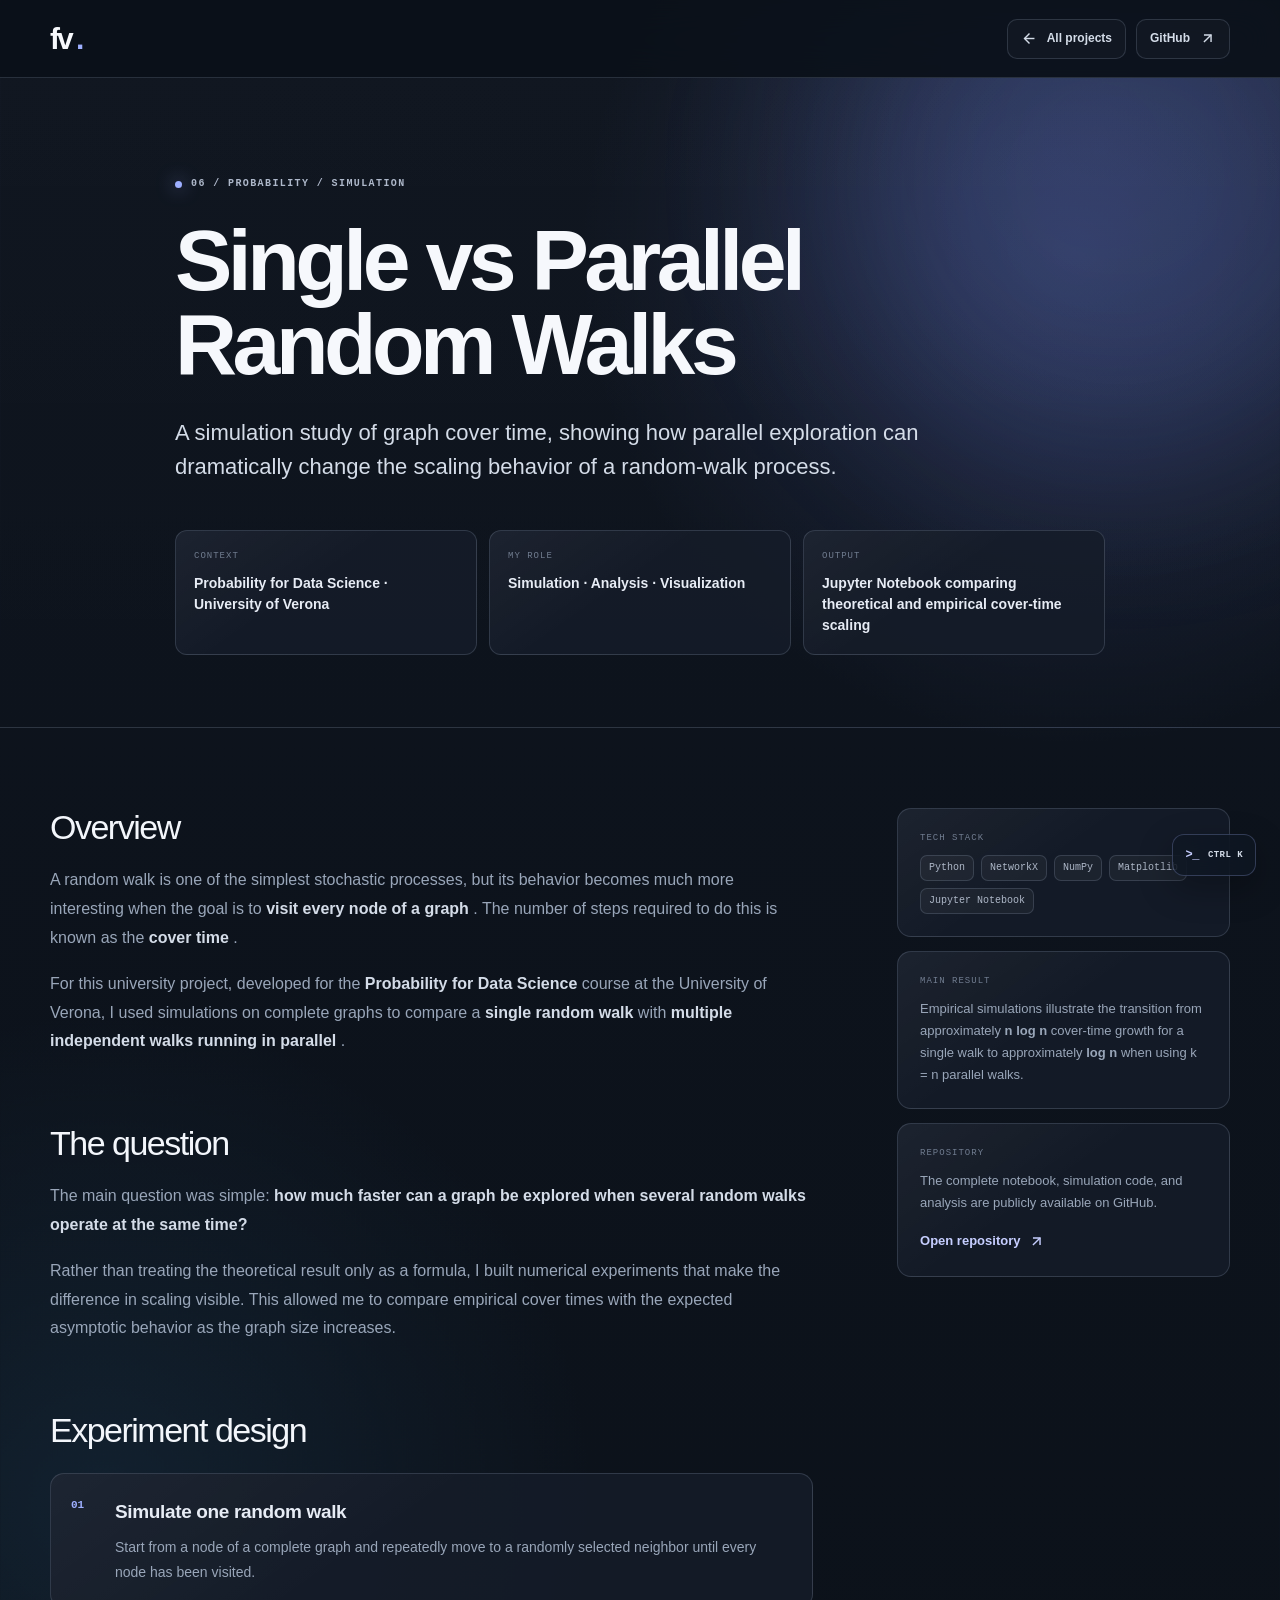
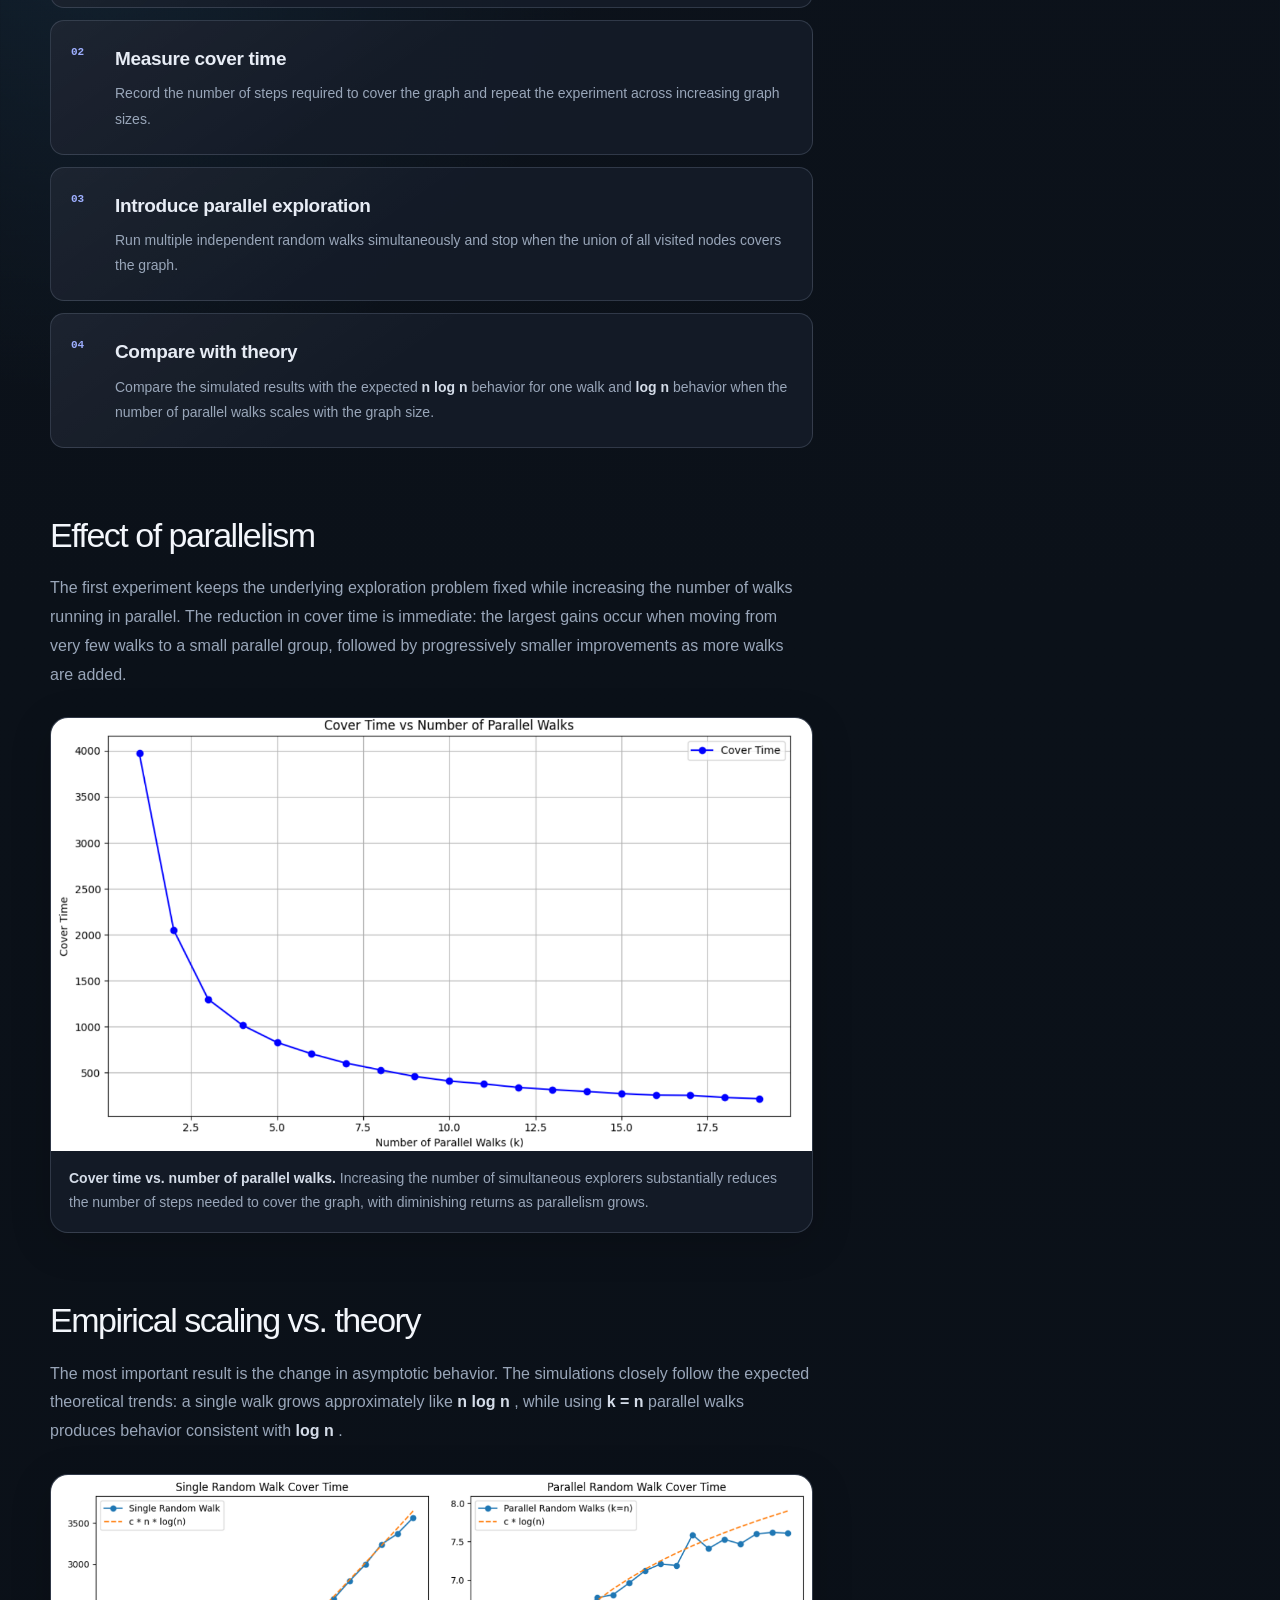
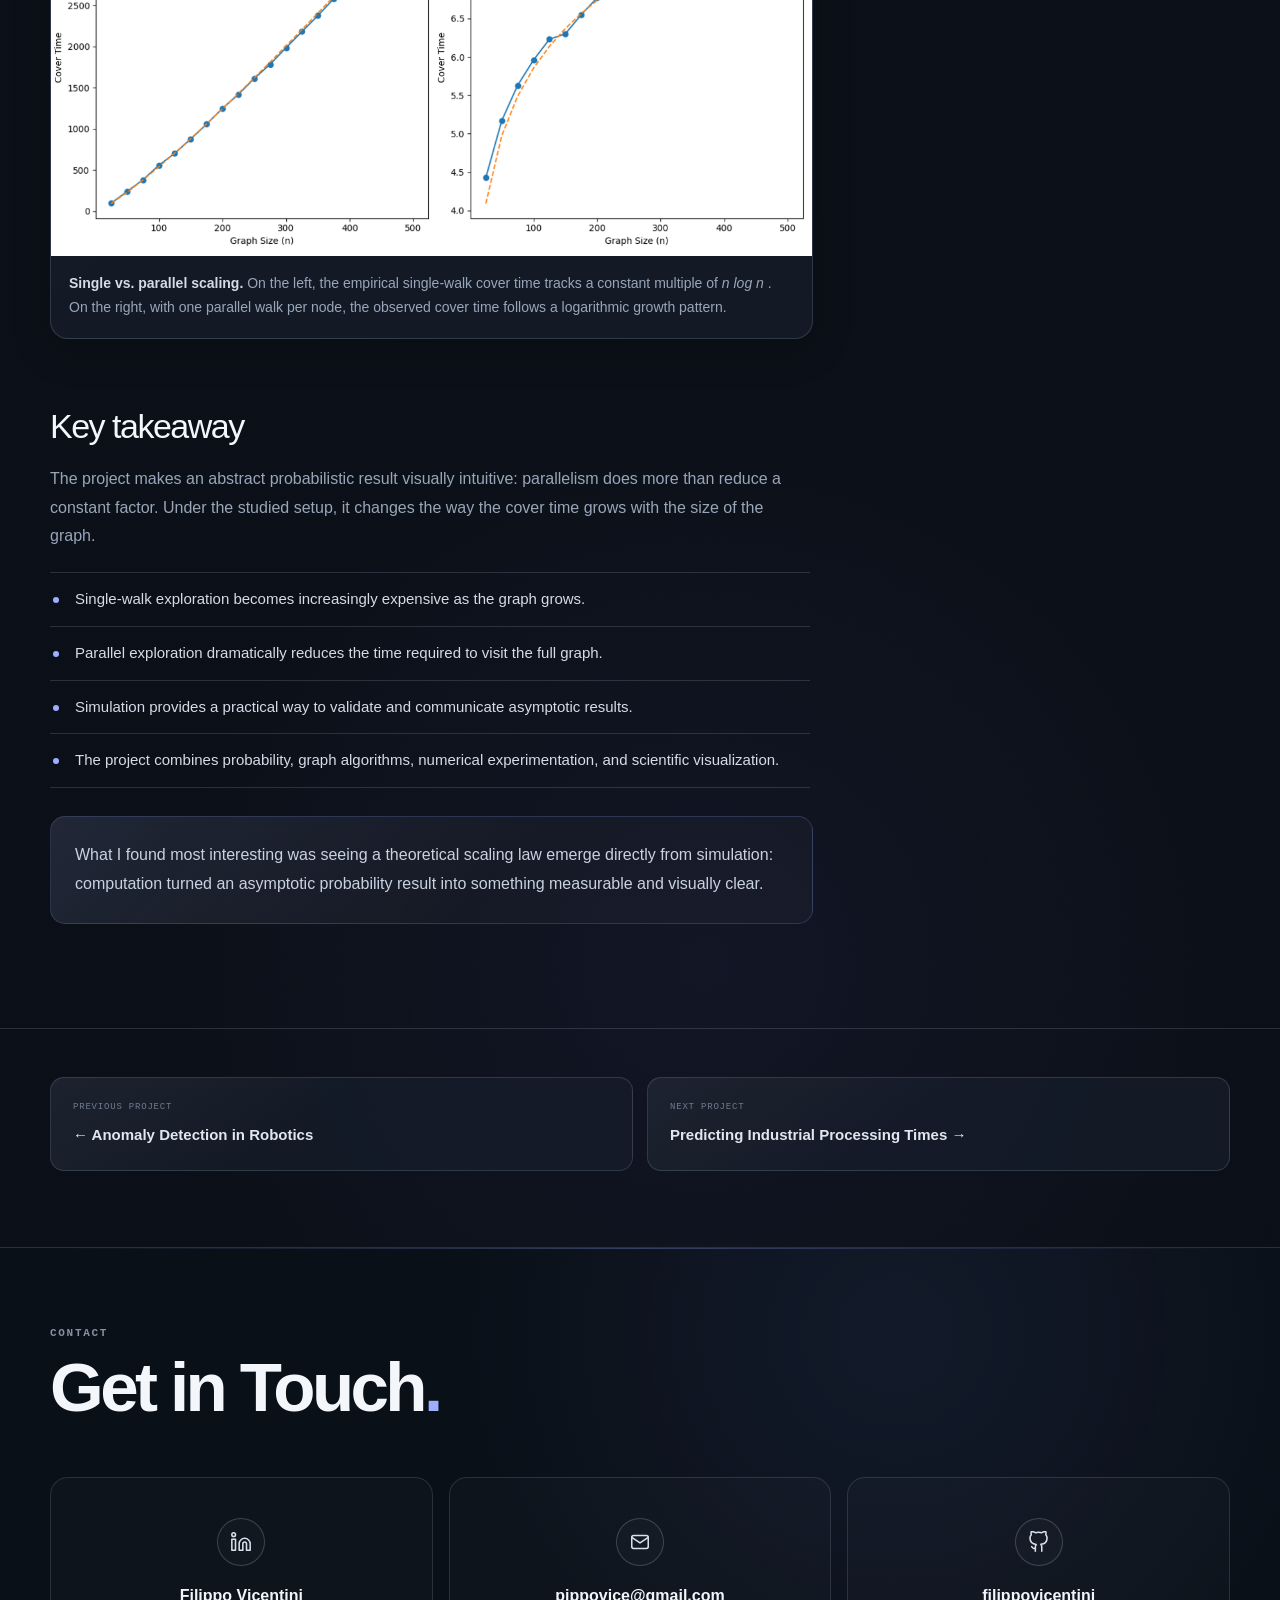
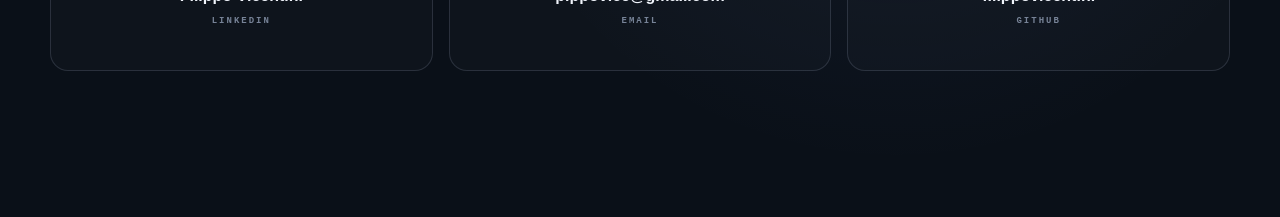
<file: projects/single-vs-parallel-random-walk.html>
<!DOCTYPE html>
<html lang="en">
 <head>
  <meta charset="utf-8"/>
  <meta content="width=device-width, initial-scale=1" name="viewport"/>
  <meta content="#0b1119" name="theme-color"/>
  <meta content="A Probability for Data Science project comparing the cover time of a single random walk with multiple parallel random walks on complete graphs." name="description"/>
  <title>
   Single vs Parallel Random Walks | Filippo Vicentini
  </title>
  <link href="../favicon.svg" rel="icon" type="image/svg+xml"/>
  <link href="../styles.css" rel="stylesheet"/>
 </head>
 <body>
  <a class="skip" href="#main">
   Skip to content
  </a>
  <header class="case-header wrap">
   <a aria-label="Back to portfolio" class="brand" href="../index.html">
    fv
    <span>
     .
    </span>
   </a>
   <div class="case-header-actions">
    <a aria-label="Back to all projects" class="case-back" href="../index.html#progetti">
     <svg aria-hidden="true" fill="none" height="17" stroke="currentColor" stroke-width="2" viewbox="0 0 24 24" width="17">
      <path d="M19 12H5">
      </path>
      <path d="m12 19-7-7 7-7">
      </path>
     </svg>
     <span>
      All projects
     </span>
    </a>
    <a aria-label="Open GitHub repository" class="case-external" href="https://github.com/filippovicentini/single-vs-parallel-random-walk" rel="noreferrer" target="_blank">
     <span>
      GitHub
     </span>
     <svg aria-hidden="true" fill="none" height="17" stroke="currentColor" stroke-width="2" viewbox="0 0 24 24" width="17">
      <path d="M7 17 17 7">
      </path>
      <path d="M7 7h10v10">
      </path>
     </svg>
    </a>
   </div>
  </header>
  <main id="main">
   <section class="case-hero">
    <div class="wrap case-hero-inner">
     <span class="case-kicker">
      06 / PROBABILITY / SIMULATION
     </span>
     <h1>
      Single vs Parallel Random Walks
     </h1>
     <p class="case-lead">
      A simulation study of graph cover time, showing how parallel exploration can dramatically change the scaling behavior of a random-walk process.
     </p>
     <div class="case-meta">
      <article>
       <span>
        Context
       </span>
       <strong>
        Probability for Data Science &middot; University of Verona
       </strong>
      </article>
      <article>
       <span>
        My role
       </span>
       <strong>
        Simulation &middot; Analysis &middot; Visualization
       </strong>
      </article>
      <article>
       <span>
        Output
       </span>
       <strong>
        Jupyter Notebook comparing theoretical and empirical cover-time scaling
       </strong>
      </article>
     </div>
    </div>
   </section>
   <div class="wrap case-content">
    <article class="case-main">
     <section>
      <h2>
       Overview
      </h2>
      <p>
       A random walk is one of the simplest stochastic processes, but its behavior becomes much more interesting when the goal is to
       <strong>
        visit every node of a graph
       </strong>. The number of steps required to do this is known as the
       <strong>
        cover time
       </strong>.
      </p>
      <p>
       For this university project, developed for the
       <strong>
        Probability for Data Science
       </strong>
       course at the University of Verona, I used simulations on complete graphs to compare a
       <strong>
        single random walk
       </strong>
       with
       <strong>
        multiple independent walks running in parallel
       </strong>.
      </p>
     </section>
     <section>
      <h2>
       The question
      </h2>
      <p>
       The main question was simple:
       <strong>
        how much faster can a graph be explored when several random walks operate at the same time?
       </strong>
      </p>
      <p>
       Rather than treating the theoretical result only as a formula, I built numerical experiments that make the difference in scaling visible. This allowed me to compare empirical cover times with the expected asymptotic behavior as the graph size increases.
      </p>
     </section>
     <section>
      <h2>
       Experiment design
      </h2>
      <div class="case-numbered">
       <article class="case-step">
        <h3>
         Simulate one random walk
        </h3>
        <p>
         Start from a node of a complete graph and repeatedly move to a randomly selected neighbor until every node has been visited.
        </p>
       </article>
       <article class="case-step">
        <h3>
         Measure cover time
        </h3>
        <p>
         Record the number of steps required to cover the graph and repeat the experiment across increasing graph sizes.
        </p>
       </article>
       <article class="case-step">
        <h3>
         Introduce parallel exploration
        </h3>
        <p>
         Run multiple independent random walks simultaneously and stop when the union of all visited nodes covers the graph.
        </p>
       </article>
       <article class="case-step">
        <h3>
         Compare with theory
        </h3>
        <p>
         Compare the simulated results with the expected
         <strong>
          n log n
         </strong>
         behavior for one walk and
         <strong>
          log n
         </strong>
         behavior when the number of parallel walks scales with the graph size.
        </p>
       </article>
      </div>
     </section>
     <section>
      <h2>
       Effect of parallelism
      </h2>
      <p>
       The first experiment keeps the underlying exploration problem fixed while increasing the number of walks running in parallel. The reduction in cover time is immediate: the largest gains occur when moving from very few walks to a small parallel group, followed by progressively smaller improvements as more walks are added.
      </p>
      <div class="case-visual-grid case-visual-grid--stacked">
       <figure class="case-figure">
        <img alt="Line chart showing cover time decreasing as the number of parallel random walks increases." decoding="async" height="687" loading="lazy" src="../images/random-walk/cover-time-vs-parallel-walks.png" width="1209"/>
        <figcaption>
         <strong>
          Cover time vs. number of parallel walks.
         </strong>
         Increasing the number of simultaneous explorers substantially reduces the number of steps needed to cover the graph, with diminishing returns as parallelism grows.
        </figcaption>
       </figure>
      </div>
     </section>
     <section>
      <h2>
       Empirical scaling vs. theory
      </h2>
      <p>
       The most important result is the change in asymptotic behavior. The simulations closely follow the expected theoretical trends: a single walk grows approximately like
       <strong>
        n log n
       </strong>, while using
       <strong>
        k = n
       </strong>
       parallel walks produces behavior consistent with
       <strong>
        log n
       </strong>.
      </p>
      <div class="case-visual-grid case-visual-grid--stacked">
       <figure class="case-figure">
        <img alt="Two charts comparing single random walk cover time with n log n scaling and parallel random walk cover time with log n scaling." decoding="async" height="593" loading="lazy" src="../images/random-walk/single-vs-parallel-scaling.png" width="1184"/>
        <figcaption>
         <strong>
          Single vs. parallel scaling.
         </strong>
         On the left, the empirical single-walk cover time tracks a constant multiple of
         <em>
          n log n
         </em>. On the right, with one parallel walk per node, the observed cover time follows a logarithmic growth pattern.
        </figcaption>
       </figure>
      </div>
     </section>
     <section>
      <h2>
       Key takeaway
      </h2>
      <p>
       The project makes an abstract probabilistic result visually intuitive: parallelism does more than reduce a constant factor. Under the studied setup, it changes the way the cover time grows with the size of the graph.
      </p>
      <ul class="case-list">
       <li>
        Single-walk exploration becomes increasingly expensive as the graph grows.
       </li>
       <li>
        Parallel exploration dramatically reduces the time required to visit the full graph.
       </li>
       <li>
        Simulation provides a practical way to validate and communicate asymptotic results.
       </li>
       <li>
        The project combines probability, graph algorithms, numerical experimentation, and scientific visualization.
       </li>
      </ul>
      <div class="case-callout">
       <p>
        What I found most interesting was seeing a theoretical scaling law emerge directly from simulation: computation turned an asymptotic probability result into something measurable and visually clear.
       </p>
      </div>
     </section>
    </article>
    <aside class="case-side">
     <div class="case-side-inner">
      <div class="case-side-card">
       <span class="case-side-label">
        Tech stack
       </span>
       <ul class="tags">
        <li>
         Python
        </li>
        <li>
         NetworkX
        </li>
        <li>
         NumPy
        </li>
        <li>
         Matplotlib
        </li>
        <li>
         Jupyter Notebook
        </li>
       </ul>
      </div>
      <div class="case-side-card">
       <span class="case-side-label">
        Main result
       </span>
       <p>
        Empirical simulations illustrate the transition from approximately
        <strong>
         n log n
        </strong>
        cover-time growth for a single walk to approximately
        <strong>
         log n
        </strong>
        when using k = n parallel walks.
       </p>
      </div>
      <div class="case-side-card">
       <span class="case-side-label">
        Repository
       </span>
       <p>
        The complete notebook, simulation code, and analysis are publicly available on GitHub.
       </p>
       <a href="https://github.com/filippovicentini/single-vs-parallel-random-walk" rel="noreferrer" target="_blank">
        Open repository
        <svg aria-hidden="true" fill="none" height="17" stroke="currentColor" stroke-width="2" viewbox="0 0 24 24" width="17">
         <path d="M7 17 17 7">
         </path>
         <path d="M7 7h10v10">
         </path>
        </svg>
       </a>
      </div>
     </div>
    </aside>
   </div>
   <section class="case-next">
    <div class="wrap case-next-grid">
     <a href="./robotics-anomaly-detection.html">
      <span>
       PREVIOUS PROJECT
      </span>
      <strong>
       &larr; Anomaly Detection in Robotics
      </strong>
     </a>
     <a href="./industrial-processing-times.html">
      <span>
       NEXT PROJECT
      </span>
      <strong>
       Predicting Industrial Processing Times &rarr;
      </strong>
     </a>
    </div>
   </section>
   <footer id="contact" class="contact-footer">
    <div class="wrap">
     <p class="eyebrow">CONTACT</p>
     <h2 class="contact-title">Get in Touch<span>.</span></h2>

     <div class="contact-grid" aria-label="Contact links">
      <a class="contact-card" href="https://www.linkedin.com/in/filippo-vicentini-9594b5220" target="_blank" rel="noreferrer" aria-label="Open Filippo Vicentini on LinkedIn">
       <span class="contact-card-icon" aria-hidden="true">
        <svg width="22" height="22" viewBox="0 0 24 24" fill="none" stroke="currentColor" stroke-width="1.7" stroke-linecap="round" stroke-linejoin="round">
         <path d="M16 8a6 6 0 0 1 6 6v7h-4v-7a2 2 0 0 0-4 0v7h-4v-7a6 6 0 0 1 6-6z"/>
         <rect x="2" y="9" width="4" height="12"/>
         <circle cx="4" cy="4" r="2"/>
        </svg>
       </span>
       <strong>Filippo Vicentini</strong>
       <span class="contact-card-label">LINKEDIN</span>
      </a>

      <a class="contact-card" href="mailto:pippovice@gmail.com" aria-label="Send an email to pippovice@gmail.com">
       <span class="contact-card-icon" aria-hidden="true">
        <svg width="22" height="22" viewBox="0 0 24 24" fill="none" stroke="currentColor" stroke-width="1.7" stroke-linecap="round" stroke-linejoin="round">
         <rect x="3" y="5" width="18" height="14" rx="2"/>
         <path d="m3 7 9 6 9-6"/>
        </svg>
       </span>
       <strong>pippovice@gmail.com</strong>
       <span class="contact-card-label">EMAIL</span>
      </a>

      <a class="contact-card" href="https://github.com/filippovicentini" target="_blank" rel="noreferrer" aria-label="Open filippovicentini on GitHub">
       <span class="contact-card-icon" aria-hidden="true">
        <svg width="22" height="22" viewBox="0 0 24 24" fill="none" stroke="currentColor" stroke-width="1.7" stroke-linecap="round" stroke-linejoin="round">
         <path d="M15 22v-4a4.8 4.8 0 0 0-1-3.5c3.3-.4 6.8-1.6 6.8-7A5.4 5.4 0 0 0 19.4 4 5 5 0 0 0 19.3.5S18.2.1 15 1.8a13.4 13.4 0 0 0-7 0C4.8.1 3.7.5 3.7.5A5 5 0 0 0 3.6 4a5.4 5.4 0 0 0-1.4 3.7c0 5.4 3.5 6.6 6.8 7A4.8 4.8 0 0 0 8 18v4"/>
         <path d="M8 19c-3 .9-3-1.5-4-2"/>
        </svg>
       </span>
       <strong>filippovicentini</strong>
       <span class="contact-card-label">GITHUB</span>
      </a>
     </div>

     <div class="footer-bottom footer-bottom--minimal">
      <span>&copy; 2026 Filippo Vicentini. All rights reserved.</span>
     </div>
    </div>
   </footer>
  </main>
  <!-- Command palette: Ctrl/Cmd + K -->
  <button class="command-trigger" type="button" aria-haspopup="dialog" aria-controls="command-palette" aria-label="Open command palette">
   <span class="command-trigger-icon" aria-hidden="true">&gt;_</span>
   <span class="command-trigger-shortcut">Ctrl K</span>
  </button>

  <div class="command-overlay" id="command-palette" role="dialog" aria-modal="true" aria-labelledby="command-title" hidden>
   <div class="command-panel" role="document">
    <div class="command-search-wrap">
     <span class="command-search-icon" aria-hidden="true">&gt;_</span>
     <input id="command-search" class="command-search" type="search" autocomplete="off" spellcheck="false" placeholder="Where do you want to go?" aria-label="Search portfolio commands">
     <kbd>Esc</kbd>
    </div>

    <div class="command-results" id="command-results">
     <section class="command-group" data-command-group>
      <p class="command-group-label">Navigate</p>
      <a class="command-item" href="../index.html#progetti" data-command-item data-keywords="projects case studies work portfolio">
       <span class="command-item-icon" aria-hidden="true">01</span>
       <span><strong>Projects</strong><small>Explore featured case studies</small></span>
       <span class="command-arrow" aria-hidden="true">&rarr;</span>
      </a>
      <a class="command-item" href="../index.html#esperienza" data-command-item data-keywords="experience work career manni sipre">
       <span class="command-item-icon" aria-hidden="true">02</span>
       <span><strong>Experience</strong><small>Professional journey and current role</small></span>
       <span class="command-arrow" aria-hidden="true">&rarr;</span>
      </a>
      <a class="command-item" href="../index.html#competenze" data-command-item data-keywords="skills machine learning computer vision generative ai mlops">
       <span class="command-item-icon" aria-hidden="true">03</span>
       <span><strong>Skills</strong><small>ML, Computer Vision, GenAI and deployment</small></span>
       <span class="command-arrow" aria-hidden="true">&rarr;</span>
      </a>
      <a class="command-item" href="../index.html#education" data-command-item data-keywords="education certifications university degree coursera ibm">
       <span class="command-item-icon" aria-hidden="true">04</span>
       <span><strong>Education &amp; Certifications</strong><small>Academic background and credentials</small></span>
       <span class="command-arrow" aria-hidden="true">&rarr;</span>
      </a>
      <a class="command-item" href="../index.html#contact" data-command-item data-keywords="contact email opportunities collaborate">
       <span class="command-item-icon" aria-hidden="true">05</span>
       <span><strong>Contact</strong><small>Get in touch</small></span>
       <span class="command-arrow" aria-hidden="true">&rarr;</span>
      </a>
     </section>

     <section class="command-group" data-command-group>
      <p class="command-group-label">Quick actions</p>
      <a class="command-item" href="../cv-filippo-vicentini.pdf" target="_blank" rel="noreferrer" data-command-item data-keywords="cv resume curriculum download pdf">
       <span class="command-item-icon command-item-icon--action" aria-hidden="true">CV</span>
       <span><strong>View CV</strong><small>Open curriculum vitae</small></span>
       <span class="command-arrow" aria-hidden="true">↗</span>
      </a>
      <a class="command-item" href="https://github.com/filippovicentini" target="_blank" rel="noreferrer" data-command-item data-keywords="github code repositories">
       <span class="command-item-icon command-item-icon--action" aria-hidden="true">GH</span>
       <span><strong>GitHub</strong><small>Browse repositories</small></span>
       <span class="command-arrow" aria-hidden="true">↗</span>
      </a>
      <a class="command-item" href="https://www.linkedin.com/in/filippo-vicentini-9594b5220" target="_blank" rel="noreferrer" data-command-item data-keywords="linkedin profile network">
       <span class="command-item-icon command-item-icon--action" aria-hidden="true">IN</span>
       <span><strong>LinkedIn</strong><small>Open professional profile</small></span>
       <span class="command-arrow" aria-hidden="true">↗</span>
      </a>
     </section>

     <p class="command-empty" id="command-empty" hidden>No matching command.</p>
    </div>

    <div class="command-footer">
     <span><kbd>&uarr;</kbd><kbd>&darr;</kbd> navigate</span>
     <span><kbd>Enter</kbd> open</span>
     <span class="command-footer-brand">fv<span>.</span></span>
    </div>
   </div>
  </div>
  <script src="../script.js"></script>

 </body>
</html>
</file>
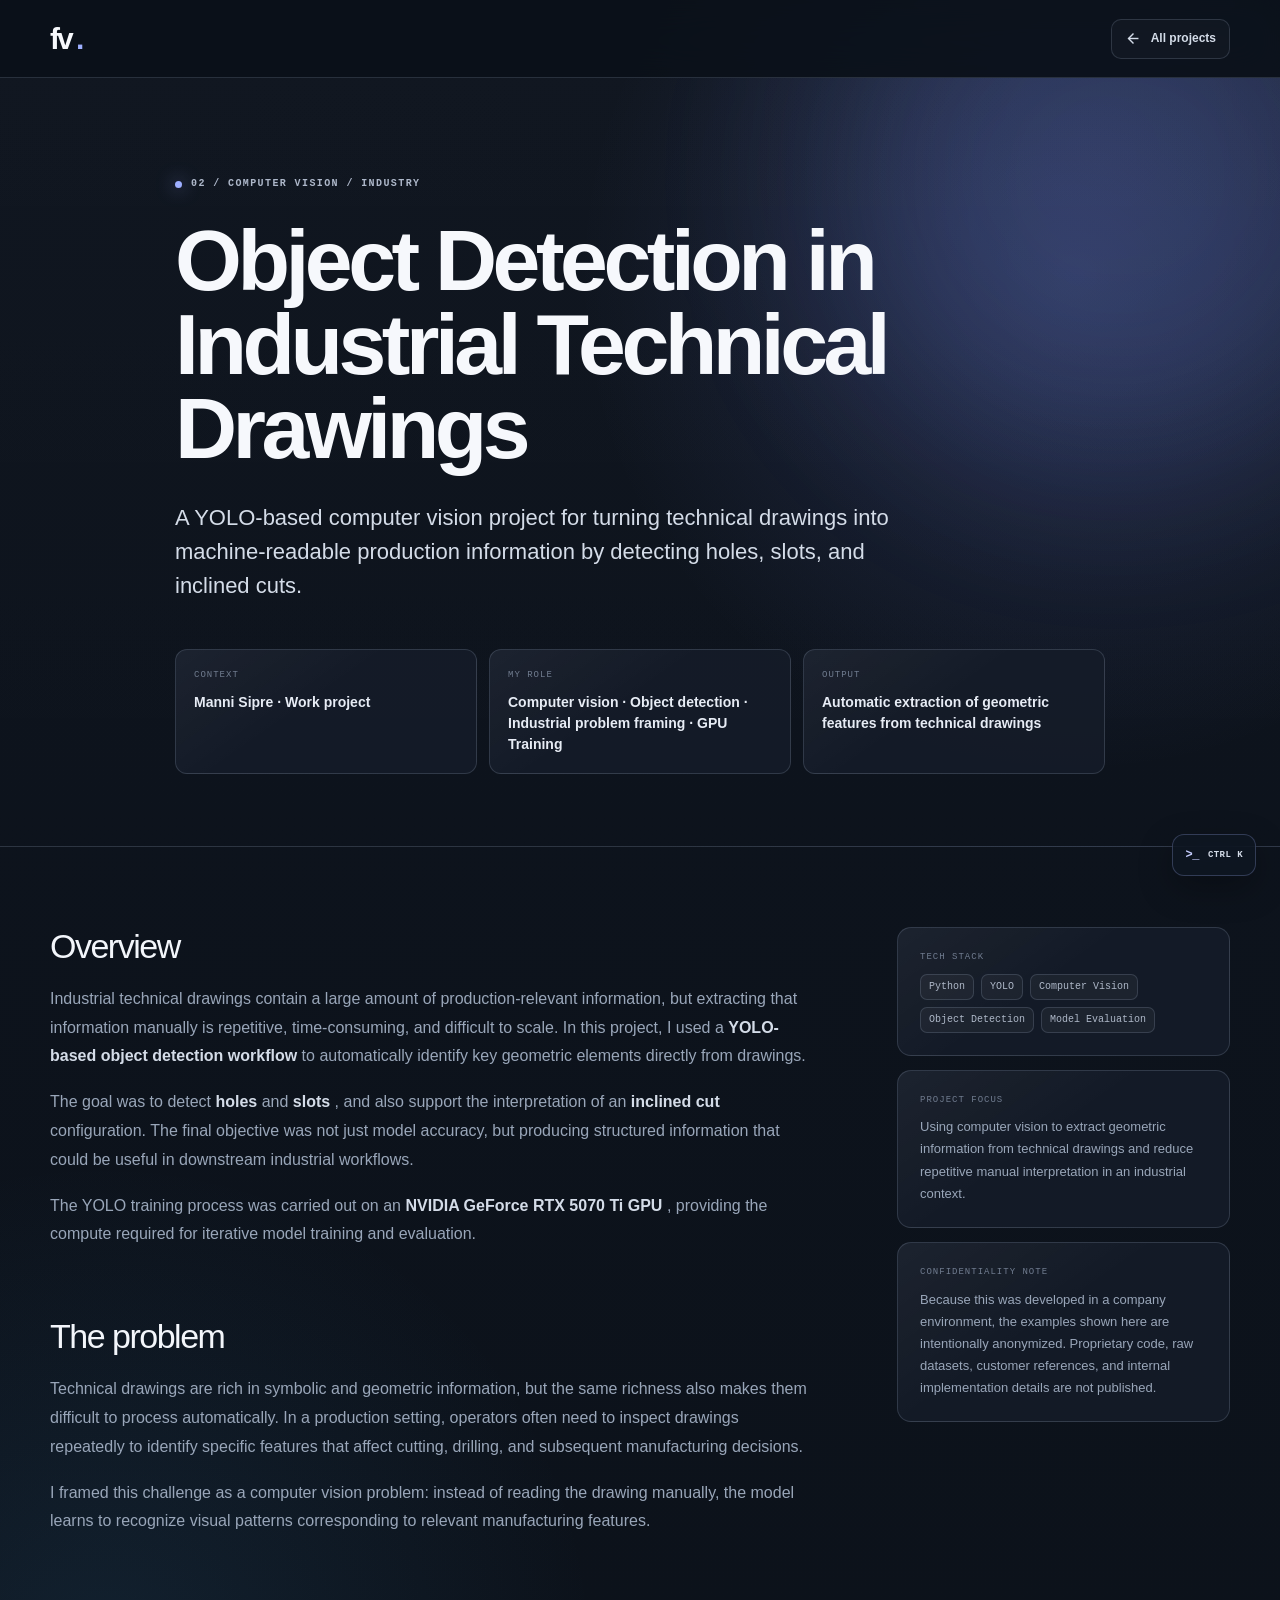
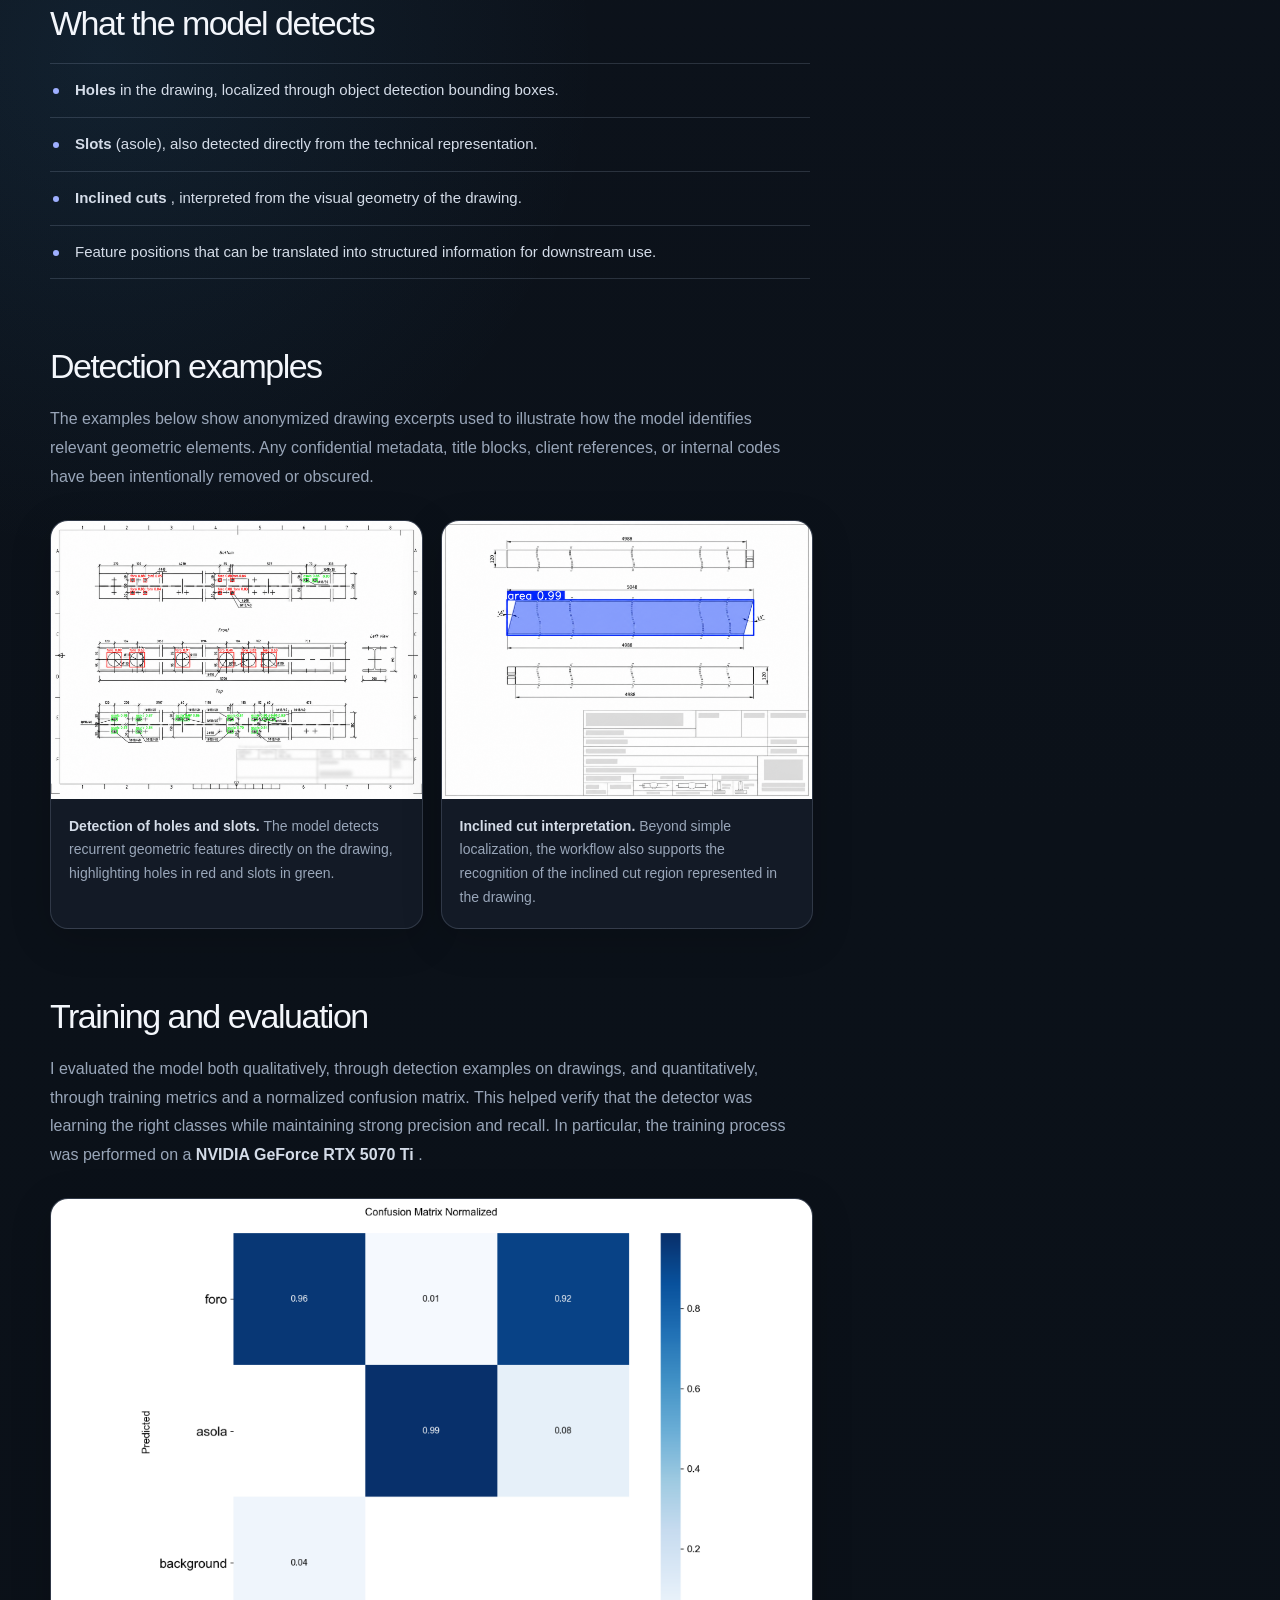
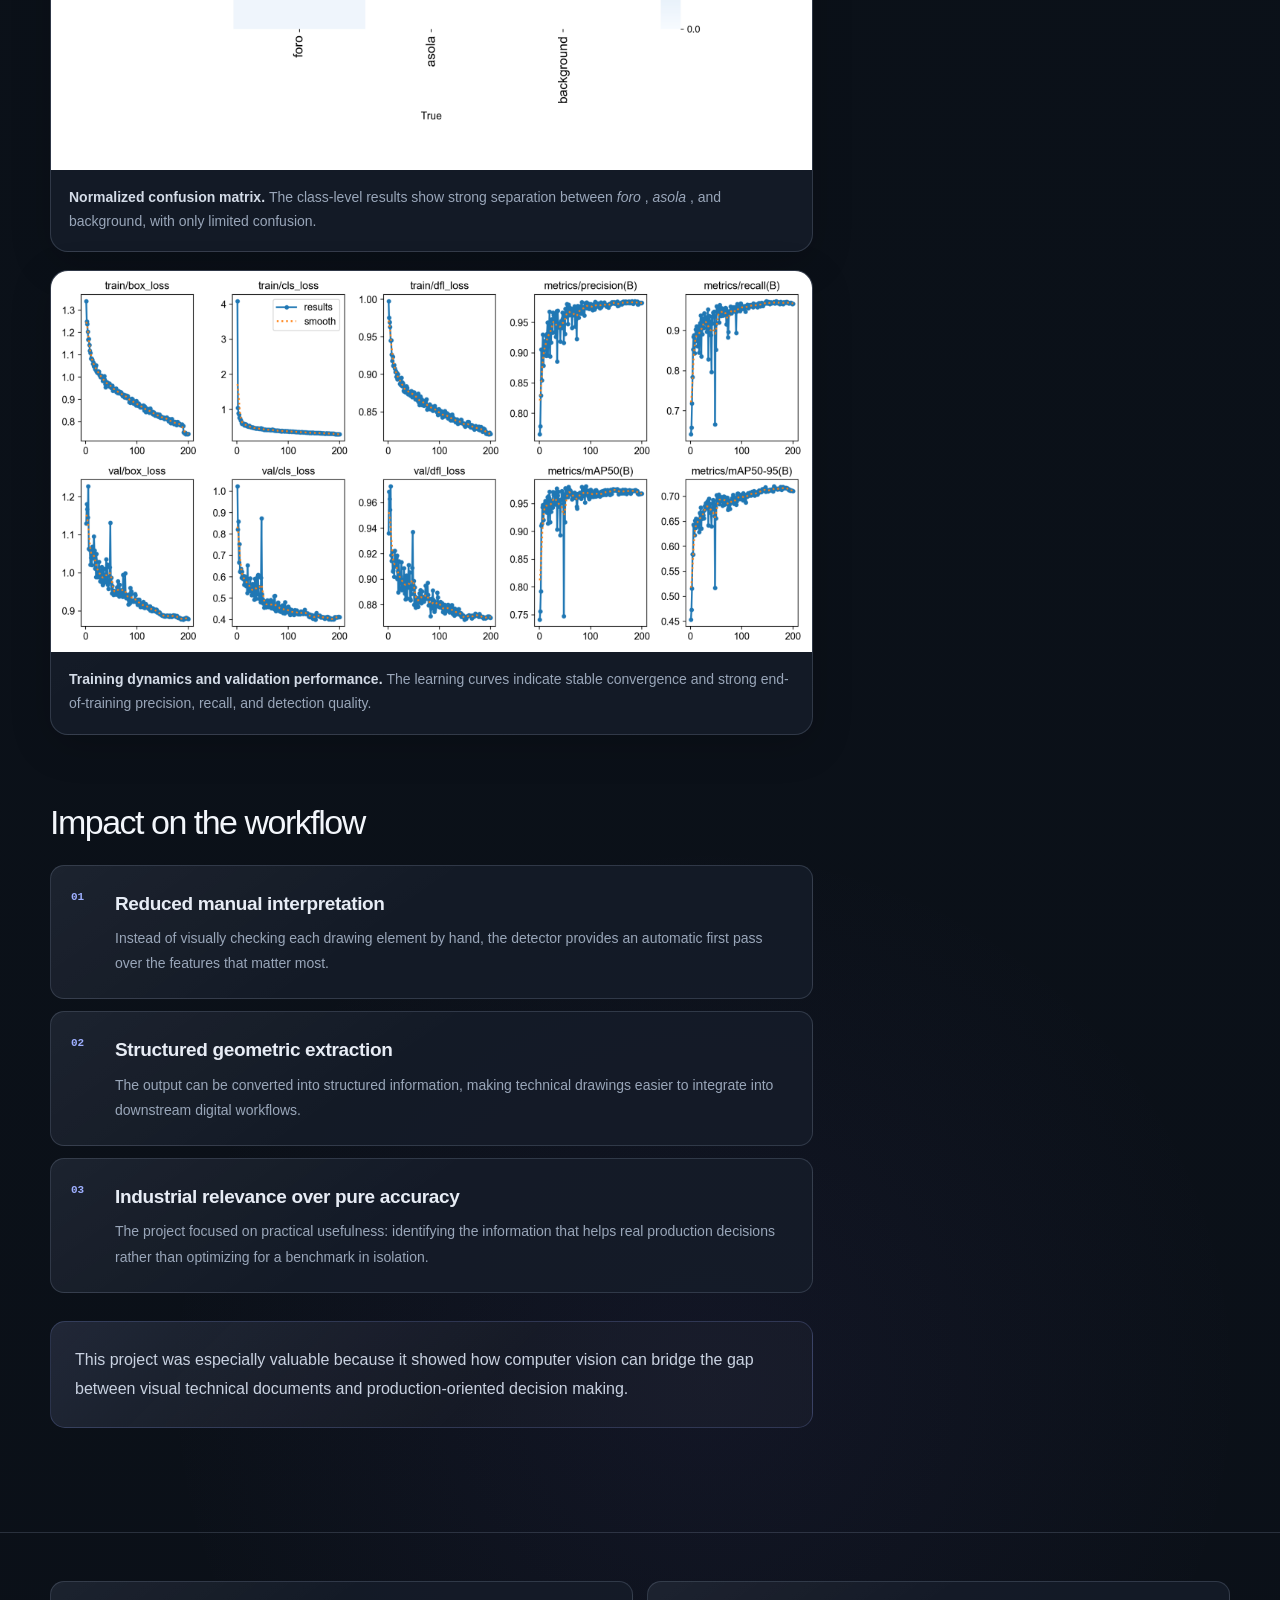
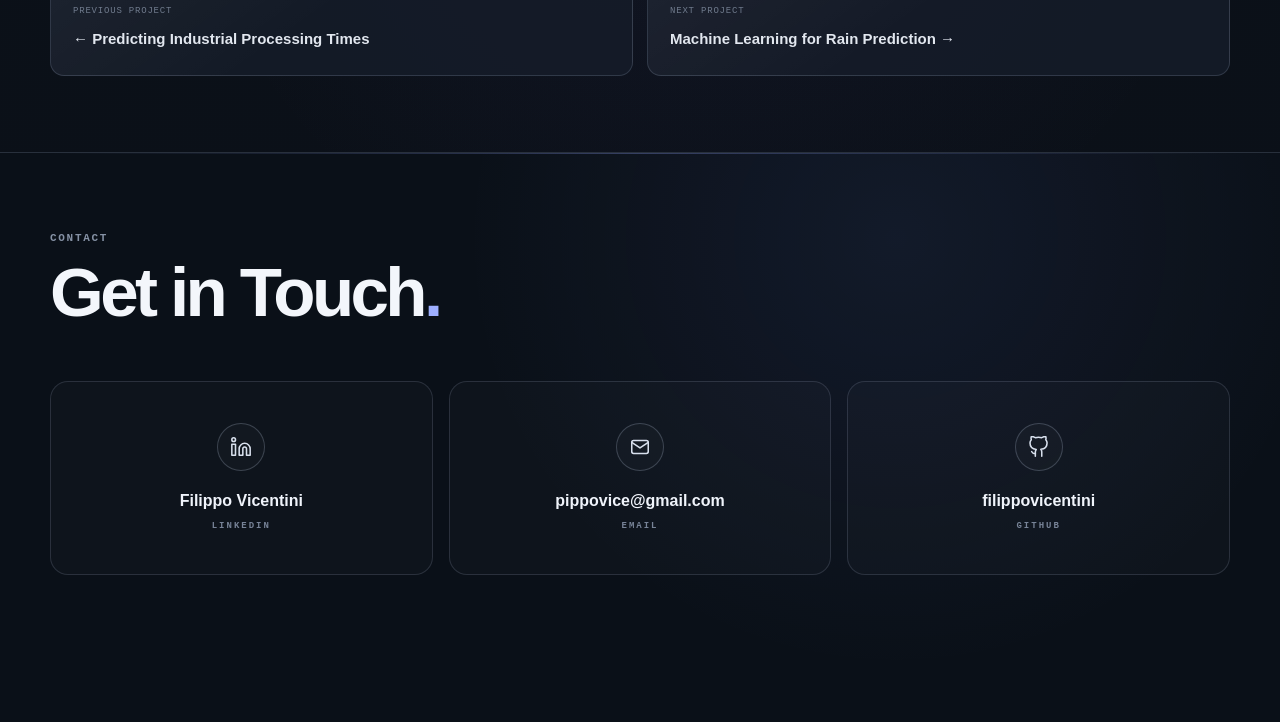
<file: projects/yolo-technical-drawings.html>
<!DOCTYPE html>
<html lang="en">
 <head>
  <meta charset="utf-8"/>
  <meta content="width=device-width, initial-scale=1" name="viewport"/>
  <meta content="#0b1119" name="theme-color"/>
  <meta content="A work project using YOLO-based computer vision to detect holes, slots, and inclined cuts in industrial technical drawings." name="description"/>
  <title>
   Object Detection in Industrial Technical Drawings | Filippo Vicentini
  </title>
  <link href="../favicon.svg" rel="icon" type="image/svg+xml"/>
  <link href="../styles.css" rel="stylesheet"/>
 </head>
 <body>
  <a class="skip" href="#main">
   Skip to content
  </a>
  <header class="case-header wrap">
   <a aria-label="Back to portfolio" class="brand" href="../index.html">
    fv
    <span>
     .
    </span>
   </a>
   <div class="case-header-actions">
    <a aria-label="Back to all projects" class="case-back" href="../index.html#progetti">
     <svg aria-hidden="true" fill="none" height="17" stroke="currentColor" stroke-width="2" viewbox="0 0 24 24" width="17">
      <path d="M19 12H5">
      </path>
      <path d="m12 19-7-7 7-7">
      </path>
     </svg>
     <span>
      All projects
     </span>
    </a>
   </div>
  </header>
  <main id="main">
   <section class="case-hero">
    <div class="wrap case-hero-inner">
     <span class="case-kicker">
      02 / COMPUTER VISION / INDUSTRY
     </span>
     <h1>
      Object Detection in Industrial Technical Drawings
     </h1>
     <p class="case-lead">
      A YOLO-based computer vision project for turning technical drawings into machine-readable production information by detecting holes, slots, and inclined cuts.
     </p>
     <div class="case-meta">
      <article>
       <span>
        Context
       </span>
       <strong>
        Manni Sipre &middot; Work project
       </strong>
      </article>
      <article>
       <span>
        My role
       </span>
       <strong>
        Computer vision &middot; Object detection &middot; Industrial problem framing &middot; GPU Training
       </strong>
      </article>
      <article>
       <span>
        Output
       </span>
       <strong>
        Automatic extraction of geometric features from technical drawings
       </strong>
      </article>
     </div>
    </div>
   </section>
   <div class="wrap case-content">
    <article class="case-main">
     <section>
      <h2>
       Overview
      </h2>
      <p>
       Industrial technical drawings contain a large amount of production-relevant information, but extracting that information manually is repetitive, time-consuming, and difficult to scale. In this project, I used a
       <strong>
        YOLO-based object detection workflow
       </strong>
       to automatically identify key geometric elements directly from drawings.
      </p>
      <p>
       The goal was to detect
       <strong>
        holes
       </strong>
       and
       <strong>
        slots
       </strong>, and also support the interpretation of an
       <strong>
        inclined cut
       </strong>
       configuration. The final objective was not just model accuracy, but producing structured information that could be useful in downstream industrial workflows.
      </p>
      <p>
       The YOLO training process was carried out on an
       <strong>
        NVIDIA GeForce RTX 5070 Ti GPU
       </strong>, providing the compute required for iterative model training and evaluation.
      </p>
     </section>
     <section>
      <h2>
       The problem
      </h2>
      <p>
       Technical drawings are rich in symbolic and geometric information, but the same richness also makes them difficult to process automatically. In a production setting, operators often need to inspect drawings repeatedly to identify specific features that affect cutting, drilling, and subsequent manufacturing decisions.
      </p>
      <p>
       I framed this challenge as a computer vision problem: instead of reading the drawing manually, the model learns to recognize visual patterns corresponding to relevant manufacturing features.
      </p>
     </section>
     <section>
      <h2>
       What the model detects
      </h2>
      <ul class="case-list">
       <li>
        <strong>
         Holes
        </strong>
        in the drawing, localized through object detection bounding boxes.
       </li>
       <li>
        <strong>
         Slots
        </strong>
        (asole), also detected directly from the technical representation.
       </li>
       <li>
        <strong>
         Inclined cuts
        </strong>, interpreted from the visual geometry of the drawing.
       </li>
       <li>
        Feature positions that can be translated into structured information for downstream use.
       </li>
      </ul>
     </section>
     <section>
      <h2>
       Detection examples
      </h2>
      <p>
       The examples below show anonymized drawing excerpts used to illustrate how the model identifies relevant geometric elements. Any confidential metadata, title blocks, client references, or internal codes have been intentionally removed or obscured.
      </p>
      <div class="case-visual-grid case-visual-grid--two">
       <figure class="case-figure">
        <img alt="Anonymized industrial technical drawing with YOLO detections highlighting holes in red and slots in green." decoding="async" height="1086" loading="lazy" src="../images/yolo/yolo-holes-slots-anonymized.png" width="1448"/>
        <figcaption>
         <strong>
          Detection of holes and slots.
         </strong>
         The model detects recurrent geometric features directly on the drawing, highlighting holes in red and slots in green.
        </figcaption>
       </figure>
       <figure class="case-figure">
        <img alt="Anonymized industrial technical drawing with YOLO detection highlighting an inclined cut area in blue." decoding="async" height="1086" loading="lazy" src="../images/yolo/yolo-inclined-cut-anonymized.png" width="1448"/>
        <figcaption>
         <strong>
          Inclined cut interpretation.
         </strong>
         Beyond simple localization, the workflow also supports the recognition of the inclined cut region represented in the drawing.
        </figcaption>
       </figure>
      </div>
     </section>
     <section>
      <h2>
       Training and evaluation
      </h2>
      <p>
       I evaluated the model both qualitatively, through detection examples on drawings, and quantitatively, through training metrics and a normalized confusion matrix. This helped verify that the detector was learning the right classes while maintaining strong precision and recall. In particular, the training process was performed on a
       <strong>
        NVIDIA GeForce RTX 5070 Ti
       </strong>.
      </p>
      <div class="case-visual-grid case-visual-grid--stacked">
       <figure class="case-figure">
        <img alt="Normalized confusion matrix for YOLO classification with classes foro, asola, and background." decoding="async" height="1536" loading="lazy" src="../images/yolo/yolo-confusion-matrix.png" width="2048"/>
        <figcaption>
         <strong>
          Normalized confusion matrix.
         </strong>
         The class-level results show strong separation between
         <em>
          foro
         </em>,
         <em>
          asola
         </em>, and background, with only limited confusion.
        </figcaption>
       </figure>
       <figure class="case-figure">
        <img alt="YOLO training metrics including losses, precision, recall, mAP50 and mAP50-95 over training epochs." decoding="async" height="1024" loading="lazy" src="../images/yolo/yolo-training-metrics.png" width="2048"/>
        <figcaption>
         <strong>
          Training dynamics and validation performance.
         </strong>
         The learning curves indicate stable convergence and strong end-of-training precision, recall, and detection quality.
        </figcaption>
       </figure>
      </div>
     </section>
     <section>
      <h2>
       Impact on the workflow
      </h2>
      <div class="case-numbered">
       <article class="case-step">
        <h3>
         Reduced manual interpretation
        </h3>
        <p>
         Instead of visually checking each drawing element by hand, the detector provides an automatic first pass over the features that matter most.
        </p>
       </article>
       <article class="case-step">
        <h3>
         Structured geometric extraction
        </h3>
        <p>
         The output can be converted into structured information, making technical drawings easier to integrate into downstream digital workflows.
        </p>
       </article>
       <article class="case-step">
        <h3>
         Industrial relevance over pure accuracy
        </h3>
        <p>
         The project focused on practical usefulness: identifying the information that helps real production decisions rather than optimizing for a benchmark in isolation.
        </p>
       </article>
      </div>
      <div class="case-callout">
       <p>
        This project was especially valuable because it showed how computer vision can bridge the gap between visual technical documents and production-oriented decision making.
       </p>
      </div>
     </section>
    </article>
    <aside class="case-side">
     <div class="case-side-inner">
      <div class="case-side-card">
       <span class="case-side-label">
        Tech stack
       </span>
       <ul class="tags">
        <li>
         Python
        </li>
        <li>
         YOLO
        </li>
        <li>
         Computer Vision
        </li>
        <li>
         Object Detection
        </li>
        <li>
         Model Evaluation
        </li>
       </ul>
      </div>
      <div class="case-side-card">
       <span class="case-side-label">
        Project focus
       </span>
       <p>
        Using computer vision to extract geometric information from technical drawings and reduce repetitive manual interpretation in an industrial context.
       </p>
      </div>
      <div class="case-side-card">
       <span class="case-side-label">
        Confidentiality note
       </span>
       <p>
        Because this was developed in a company environment, the examples shown here are intentionally anonymized. Proprietary code, raw datasets, customer references, and internal implementation details are not published.
       </p>
      </div>
     </div>
    </aside>
   </div>
   <section class="case-next">
    <div class="wrap case-next-grid">
     <a href="./industrial-processing-times.html">
      <span>
       PREVIOUS PROJECT
      </span>
      <strong>
       &larr; Predicting Industrial Processing Times
      </strong>
     </a>
     <a href="./rain-prediction.html">
      <span>
       NEXT PROJECT
      </span>
      <strong>
       Machine Learning for Rain Prediction &rarr;
      </strong>
     </a>
    </div>
   </section>
   <footer id="contact" class="contact-footer">
    <div class="wrap">
     <p class="eyebrow">CONTACT</p>
     <h2 class="contact-title">Get in Touch<span>.</span></h2>

     <div class="contact-grid" aria-label="Contact links">
      <a class="contact-card" href="https://www.linkedin.com/in/filippo-vicentini-9594b5220" target="_blank" rel="noreferrer" aria-label="Open Filippo Vicentini on LinkedIn">
       <span class="contact-card-icon" aria-hidden="true">
        <svg width="22" height="22" viewBox="0 0 24 24" fill="none" stroke="currentColor" stroke-width="1.7" stroke-linecap="round" stroke-linejoin="round">
         <path d="M16 8a6 6 0 0 1 6 6v7h-4v-7a2 2 0 0 0-4 0v7h-4v-7a6 6 0 0 1 6-6z"/>
         <rect x="2" y="9" width="4" height="12"/>
         <circle cx="4" cy="4" r="2"/>
        </svg>
       </span>
       <strong>Filippo Vicentini</strong>
       <span class="contact-card-label">LINKEDIN</span>
      </a>

      <a class="contact-card" href="mailto:pippovice@gmail.com" aria-label="Send an email to pippovice@gmail.com">
       <span class="contact-card-icon" aria-hidden="true">
        <svg width="22" height="22" viewBox="0 0 24 24" fill="none" stroke="currentColor" stroke-width="1.7" stroke-linecap="round" stroke-linejoin="round">
         <rect x="3" y="5" width="18" height="14" rx="2"/>
         <path d="m3 7 9 6 9-6"/>
        </svg>
       </span>
       <strong>pippovice@gmail.com</strong>
       <span class="contact-card-label">EMAIL</span>
      </a>

      <a class="contact-card" href="https://github.com/filippovicentini" target="_blank" rel="noreferrer" aria-label="Open filippovicentini on GitHub">
       <span class="contact-card-icon" aria-hidden="true">
        <svg width="22" height="22" viewBox="0 0 24 24" fill="none" stroke="currentColor" stroke-width="1.7" stroke-linecap="round" stroke-linejoin="round">
         <path d="M15 22v-4a4.8 4.8 0 0 0-1-3.5c3.3-.4 6.8-1.6 6.8-7A5.4 5.4 0 0 0 19.4 4 5 5 0 0 0 19.3.5S18.2.1 15 1.8a13.4 13.4 0 0 0-7 0C4.8.1 3.7.5 3.7.5A5 5 0 0 0 3.6 4a5.4 5.4 0 0 0-1.4 3.7c0 5.4 3.5 6.6 6.8 7A4.8 4.8 0 0 0 8 18v4"/>
         <path d="M8 19c-3 .9-3-1.5-4-2"/>
        </svg>
       </span>
       <strong>filippovicentini</strong>
       <span class="contact-card-label">GITHUB</span>
      </a>
     </div>

     <div class="footer-bottom footer-bottom--minimal">
      <span>&copy; 2026 Filippo Vicentini. All rights reserved.</span>
     </div>
    </div>
   </footer>
  </main>
  <!-- Command palette: Ctrl/Cmd + K -->
  <button class="command-trigger" type="button" aria-haspopup="dialog" aria-controls="command-palette" aria-label="Open command palette">
   <span class="command-trigger-icon" aria-hidden="true">&gt;_</span>
   <span class="command-trigger-shortcut">Ctrl K</span>
  </button>

  <div class="command-overlay" id="command-palette" role="dialog" aria-modal="true" aria-labelledby="command-title" hidden>
   <div class="command-panel" role="document">
    <div class="command-search-wrap">
     <span class="command-search-icon" aria-hidden="true">&gt;_</span>
     <input id="command-search" class="command-search" type="search" autocomplete="off" spellcheck="false" placeholder="Where do you want to go?" aria-label="Search portfolio commands">
     <kbd>Esc</kbd>
    </div>

    <div class="command-results" id="command-results">
     <section class="command-group" data-command-group>
      <p class="command-group-label">Navigate</p>
      <a class="command-item" href="../index.html#progetti" data-command-item data-keywords="projects case studies work portfolio">
       <span class="command-item-icon" aria-hidden="true">01</span>
       <span><strong>Projects</strong><small>Explore featured case studies</small></span>
       <span class="command-arrow" aria-hidden="true">&rarr;</span>
      </a>
      <a class="command-item" href="../index.html#esperienza" data-command-item data-keywords="experience work career manni sipre">
       <span class="command-item-icon" aria-hidden="true">02</span>
       <span><strong>Experience</strong><small>Professional journey and current role</small></span>
       <span class="command-arrow" aria-hidden="true">&rarr;</span>
      </a>
      <a class="command-item" href="../index.html#competenze" data-command-item data-keywords="skills machine learning computer vision generative ai mlops">
       <span class="command-item-icon" aria-hidden="true">03</span>
       <span><strong>Skills</strong><small>ML, Computer Vision, GenAI and deployment</small></span>
       <span class="command-arrow" aria-hidden="true">&rarr;</span>
      </a>
      <a class="command-item" href="../index.html#education" data-command-item data-keywords="education certifications university degree coursera ibm">
       <span class="command-item-icon" aria-hidden="true">04</span>
       <span><strong>Education &amp; Certifications</strong><small>Academic background and credentials</small></span>
       <span class="command-arrow" aria-hidden="true">&rarr;</span>
      </a>
      <a class="command-item" href="../index.html#contact" data-command-item data-keywords="contact email opportunities collaborate">
       <span class="command-item-icon" aria-hidden="true">05</span>
       <span><strong>Contact</strong><small>Get in touch</small></span>
       <span class="command-arrow" aria-hidden="true">&rarr;</span>
      </a>
     </section>

     <section class="command-group" data-command-group>
      <p class="command-group-label">Quick actions</p>
      <a class="command-item" href="../cv-filippo-vicentini.pdf" target="_blank" rel="noreferrer" data-command-item data-keywords="cv resume curriculum download pdf">
       <span class="command-item-icon command-item-icon--action" aria-hidden="true">CV</span>
       <span><strong>View CV</strong><small>Open curriculum vitae</small></span>
       <span class="command-arrow" aria-hidden="true">↗</span>
      </a>
      <a class="command-item" href="https://github.com/filippovicentini" target="_blank" rel="noreferrer" data-command-item data-keywords="github code repositories">
       <span class="command-item-icon command-item-icon--action" aria-hidden="true">GH</span>
       <span><strong>GitHub</strong><small>Browse repositories</small></span>
       <span class="command-arrow" aria-hidden="true">↗</span>
      </a>
      <a class="command-item" href="https://www.linkedin.com/in/filippo-vicentini-9594b5220" target="_blank" rel="noreferrer" data-command-item data-keywords="linkedin profile network">
       <span class="command-item-icon command-item-icon--action" aria-hidden="true">IN</span>
       <span><strong>LinkedIn</strong><small>Open professional profile</small></span>
       <span class="command-arrow" aria-hidden="true">↗</span>
      </a>
     </section>

     <p class="command-empty" id="command-empty" hidden>No matching command.</p>
    </div>

    <div class="command-footer">
     <span><kbd>&uarr;</kbd><kbd>&darr;</kbd> navigate</span>
     <span><kbd>Enter</kbd> open</span>
     <span class="command-footer-brand">fv<span>.</span></span>
    </div>
   </div>
  </div>
  <script src="../script.js"></script>

 </body>
</html>
</file>
<file: styles.css>
:root {
  --background: #0b1119;
  --background-soft: #101823;
  --surface: rgba(21, 29, 41, 0.86);
  --surface-strong: #16202c;
  --surface-hover: #1b2735;
  --foreground: #f6f8fc;
  --foreground-soft: #d4dce8;
  --muted-foreground: #99a6b9;
  --primary: #9eafff;
  --primary-bright: #c6ceff;
  --primary-ink: #0a0f18;
  --primary-soft: rgba(158, 175, 255, 0.15);
  --border: rgba(177, 193, 218, 0.18);
  --border-strong: rgba(177, 193, 218, 0.3);
  --glow: rgba(121, 145, 255, 0.19);
  --shadow: 0 24px 80px rgba(0, 0, 0, 0.27);
  --radius-sm: 10px;
  --radius-md: 18px;
  --radius-lg: 28px;
}

* {
  box-sizing: border-box;
}

html {
  scroll-behavior: smooth;
  scroll-padding-top: 120px;
  background: var(--background);
}

body {
  margin: 0;
  min-height: 100vh;
  overflow-x: hidden;
  background:
    radial-gradient(circle at 84% 5%, rgba(124, 145, 255, 0.19), transparent 31rem),
    radial-gradient(circle at 8% 30%, rgba(70, 163, 226, 0.1), transparent 31rem),
    radial-gradient(circle at 55% 83%, rgba(125, 104, 225, 0.065), transparent 34rem),
    linear-gradient(180deg, #0e141e 0%, var(--background) 44%, #0b1018 100%);
  color: var(--foreground);
  font-family: Inter, ui-sans-serif, -apple-system, BlinkMacSystemFont, "Segoe UI", sans-serif;
  font-size: 16px;
  line-height: 1.65;
  -webkit-font-smoothing: antialiased;
  text-rendering: optimizeLegibility;
}

body::before {
  position: fixed;
  inset: 0;
  z-index: -1;
  content: "";
  pointer-events: none;
  opacity: 0.27;
  background-image:
    linear-gradient(rgba(255, 255, 255, 0.024) 1px, transparent 1px),
    linear-gradient(90deg, rgba(255, 255, 255, 0.024) 1px, transparent 1px);
  background-size: 48px 48px;
  mask-image: linear-gradient(to bottom, black, transparent 72%);
}

img {
  max-width: 100%;
}

a {
  color: inherit;
  text-decoration: none;
}

a:focus-visible {
  outline: 2px solid var(--primary);
  outline-offset: 5px;
  border-radius: 4px;
}

::selection {
  background: var(--primary);
  color: var(--primary-ink);
}

.wrap {
  width: min(1180px, calc(100% - 96px));
  margin-inline: auto;
}

.header {
  position: sticky;
  top: 0;
  z-index: 30;
  display: flex;
  align-items: center;
  justify-content: space-between;
  height: 92px;
  border-bottom: 1px solid var(--border);
  background: rgba(11, 17, 25, 0.78);
  backdrop-filter: blur(18px) saturate(130%);
  -webkit-backdrop-filter: blur(18px) saturate(130%);
}

.header::before {
  position: absolute;
  inset: 0 calc((100vw - min(1180px, calc(100vw - 96px))) / -2);
  z-index: -1;
  content: "";
  background: inherit;
  border-bottom: 1px solid var(--border);
}

.brand {
  font-size: 34px;
  line-height: 1;
  letter-spacing: -3px;
  font-weight: 800;
}

.brand span,
h1 span,
footer h2 span {
  color: var(--primary);
}

nav {
  display: flex;
  gap: 34px;
  font-size: 13px;
  font-weight: 600;
  color: var(--foreground-soft);
}

nav a,
.nav-contact,
.secondary,
.project-bottom a,
.certificates a,
.footer-bottom a {
  transition:
    color 180ms ease,
    opacity 180ms ease,
    transform 180ms ease;
}

nav a:hover,
.secondary:hover,
.project-bottom a:hover,
.footer-bottom a:hover {
  color: var(--primary-bright);
}

.nav-contact {
  display: inline-flex;
  align-items: center;
  gap: 10px;
  padding: 9px 14px;
  border: 1px solid var(--border-strong);
  border-radius: 999px;
  background: rgba(255, 255, 255, 0.025);
  font-size: 13px;
  font-weight: 650;
}

.nav-contact:hover {
  border-color: rgba(145, 164, 255, 0.45);
  background: var(--primary-soft);
  color: var(--primary-bright);
}

.hero {
  position: relative;
  display: grid;
  grid-template-columns: 1.35fr 0.9fr;
  gap: 92px;
  align-items: center;
  padding-block: 94px 104px;
}

.hero::after {
  position: absolute;
  top: 8%;
  right: -13%;
  width: 460px;
  height: 460px;
  content: "";
  pointer-events: none;
  background: radial-gradient(circle, rgba(129, 151, 255, 0.16), transparent 64%);
  filter: blur(8px);
}

.eyebrow {
  display: flex;
  align-items: center;
  gap: 10px;
  margin: 0 0 27px;
  color: #aeb8ca;
  font-family: "SFMono-Regular", Consolas, "Liberation Mono", monospace;
  font-size: 11px;
  line-height: 1.4;
  letter-spacing: 1.7px;
  font-weight: 650;
}

.dot {
  display: inline-block;
  width: 7px;
  height: 7px;
  flex: 0 0 auto;
  margin: 0;
  border-radius: 50%;
  background: var(--primary);
  box-shadow: 0 0 18px rgba(145, 164, 255, 0.9);
}

h1 {
  max-width: 720px;
  margin: 0 0 34px;
  font-size: clamp(68px, 7.8vw, 112px);
  font-weight: 610;
  line-height: 0.92;
  letter-spacing: -7px;
}

.statement {
  margin: 0 0 18px;
  color: var(--foreground);
  font-size: 25px;
  font-weight: 560;
  line-height: 1.35;
  letter-spacing: -0.8px;
}

.statement span {
  color: var(--muted-foreground);
}

.intro {
  max-width: 530px;
  margin: 22px 0 32px;
  color: var(--muted-foreground);
  font-size: 16px;
}

.hero-credentials {
  display: flex;
  flex-wrap: wrap;
  align-items: center;
  gap: 10px;
  margin: -12px 0 30px;
  color: #aeb8ca;
  font-family: "SFMono-Regular", Consolas, "Liberation Mono", monospace;
  font-size: 10px;
  font-weight: 650;
  letter-spacing: 0.55px;
}

.hero-credentials i {
  width: 3px;
  height: 3px;
  flex: 0 0 auto;
  border-radius: 50%;
  background: var(--primary);
  box-shadow: 0 0 10px rgba(145, 164, 255, 0.7);
}

.actions {
  display: flex;
  flex-wrap: wrap;
  gap: 12px;
  align-items: center;
}

.primary,
.secondary {
  display: inline-flex;
  align-items: center;
  justify-content: center;
  gap: 11px;
  min-height: 46px;
  padding-inline: 18px;
  border-radius: 12px;
  font-size: 13px;
  font-weight: 650;
}

.primary {
  border: 1px solid rgba(255, 255, 255, 0.12);
  background: linear-gradient(135deg, #a8b5ff, #8398ff);
  color: var(--primary-ink);
  box-shadow:
    inset 0 1px 0 rgba(255, 255, 255, 0.4),
    0 10px 32px rgba(90, 113, 255, 0.18);
  transition:
    transform 180ms ease,
    box-shadow 180ms ease,
    filter 180ms ease;
}

.primary:hover {
  color: var(--primary-ink);
  transform: translateY(-2px);
  filter: brightness(1.05);
  box-shadow:
    inset 0 1px 0 rgba(255, 255, 255, 0.5),
    0 16px 42px rgba(90, 113, 255, 0.27);
}

.secondary {
  border: 1px solid var(--border);
  background: rgba(255, 255, 255, 0.025);
  color: var(--foreground-soft);
}

.secondary:hover {
  border-color: var(--border-strong);
  background: rgba(255, 255, 255, 0.045);
  transform: translateY(-1px);
}

.hero aside {
  position: relative;
  z-index: 1;
}

.portrait {
  position: relative;
  overflow: hidden;
  border: 1px solid var(--border-strong);
  border-radius: var(--radius-lg);
  background: #121a25;
  box-shadow:
    0 26px 82px rgba(0, 0, 0, 0.27),
    0 0 0 1px rgba(158, 175, 255, 0.035);
}

.portrait::before {
  position: absolute;
  inset: 0;
  z-index: 2;
  content: "";
  pointer-events: none;
  border-radius: inherit;
  background:
    linear-gradient(180deg, rgba(255, 255, 255, 0.07), transparent 25%),
    linear-gradient(0deg, rgba(7, 12, 19, 0.26), transparent 34%);
}

.portrait::after {
  position: absolute;
  top: -90px;
  right: -70px;
  z-index: 2;
  width: 210px;
  height: 210px;
  content: "";
  border-radius: 50%;
  pointer-events: none;
  background: rgba(145, 164, 255, 0.24);
  filter: blur(54px);
}

.portrait img {
  display: block;
  width: 100%;
  height: 470px;
  object-fit: cover;
  object-position: 50% 22%;
  filter: saturate(0.94) contrast(1.01) brightness(1.06);
  transform: scale(1.005);
}

.photo-label {
  position: absolute;
  bottom: 20px;
  left: 20px;
  z-index: 3;
  padding: 8px 11px;
  border: 1px solid rgba(255, 255, 255, 0.18);
  border-radius: 9px;
  background: rgba(7, 10, 15, 0.68);
  color: #d9e0ff;
  font-family: "SFMono-Regular", Consolas, "Liberation Mono", monospace;
  font-size: 10px;
  letter-spacing: 1.15px;
  backdrop-filter: blur(10px);
}

.caption {
  display: flex;
  align-items: center;
  justify-content: space-between;
  padding: 18px 4px 0;
}

.caption strong {
  font-size: 13px;
  font-weight: 620;
}

.caption span {
  display: flex;
  align-items: center;
  gap: 6px;
  margin-top: 4px;
  color: var(--muted-foreground);
  font-size: 12px;
}

.caption b {
  color: var(--primary);
  font-size: 30px;
  font-weight: 280;
}

.strip {
  position: relative;
  overflow: hidden;
  border-block: 1px solid var(--border);
  background: rgba(255, 255, 255, 0.012);
}

.build-marquee-inner {
  display: grid;
  grid-template-columns: auto minmax(0, 1fr);
  align-items: center;
  gap: 34px;
  min-height: 66px;
}

.build-marquee-label {
  position: relative;
  z-index: 2;
  white-space: nowrap;
  color: #748297;
  font-family: "SFMono-Regular", Consolas, "Liberation Mono", monospace;
  font-size: 10px;
  font-weight: 650;
  letter-spacing: 1.4px;
}

.build-marquee-window {
  position: relative;
  min-width: 0;
  overflow: hidden;
  mask-image: linear-gradient(90deg, transparent 0, #000 7%, #000 93%, transparent 100%);
  -webkit-mask-image: linear-gradient(90deg, transparent 0, #000 7%, #000 93%, transparent 100%);
}

.build-marquee-track {
  display: flex;
  width: max-content;
  will-change: transform;
  animation: build-marquee-scroll 44s linear infinite;
}

.build-marquee-set {
  display: flex;
  flex-shrink: 0;
  align-items: center;
  gap: 28px;
  padding-right: 28px;
  white-space: nowrap;
}

.build-marquee-set strong {
  color: #d2dae7;
  font-size: 14px;
  font-weight: 560;
  letter-spacing: -0.15px;
}

.build-marquee-sep {
  color: var(--primary);
  font-family: "SFMono-Regular", Consolas, "Liberation Mono", monospace;
  font-size: 13px;
  line-height: 1;
  opacity: 0.72;
}

@keyframes build-marquee-scroll {
  from {
    transform: translate3d(0, 0, 0);
  }

  to {
    transform: translate3d(-33.3333333333%, 0, 0);
  }
}

.section {
  padding-block: 112px;
}

.heading {
  display: flex;
  align-items: end;
  justify-content: space-between;
  gap: 35px;
  margin-bottom: 50px;
}

h2 {
  margin: 0;
  color: #f3f6fb;
  font-size: 44px;
  font-weight: 520;
  line-height: 1.12;
  letter-spacing: -2px;
}

.heading > p {
  margin: 0 0 3px;
  color: var(--muted-foreground);
  font-size: 14px;
}

.projects {
  display: grid;
  grid-template-columns: 1fr 1fr;
  gap: 18px;
}

.project {
  position: relative;
  display: flex;
  min-height: 390px;
  flex-direction: column;
  overflow: hidden;
  padding: 31px;
  border: 1px solid var(--border);
  border-radius: var(--radius-md);
  background:
    linear-gradient(145deg, rgba(255, 255, 255, 0.028), transparent 38%),
    var(--surface);
  box-shadow: inset 0 1px 0 rgba(255, 255, 255, 0.025);
  transition:
    transform 220ms ease,
    border-color 220ms ease,
    background 220ms ease,
    box-shadow 220ms ease;
}

.project::after {
  position: absolute;
  top: -70px;
  right: -90px;
  width: 210px;
  height: 210px;
  content: "";
  border-radius: 50%;
  pointer-events: none;
  background: rgba(109, 132, 255, 0);
  filter: blur(40px);
  transition: background 220ms ease;
}

.project:hover {
  border-color: rgba(145, 164, 255, 0.24);
  background:
    linear-gradient(145deg, rgba(255, 255, 255, 0.045), transparent 42%),
    rgba(17, 22, 31, 0.93);
  box-shadow: 0 20px 58px rgba(0, 0, 0, 0.2);
  transform: translateY(-4px);
}

.project:hover::after {
  background: rgba(109, 132, 255, 0.11);
}

.project-top {
  position: relative;
  z-index: 1;
  display: flex;
  align-items: center;
  justify-content: space-between;
  gap: 15px;
  margin-bottom: 31px;
  color: #7f8999;
  font-family: "SFMono-Regular", Consolas, "Liberation Mono", monospace;
  font-size: 10px;
  letter-spacing: 1.1px;
}

.project-top > span:last-child {
  color: #626d7e;
  font-size: 22px;
  letter-spacing: -1px;
}

.project h3 {
  position: relative;
  z-index: 1;
  max-width: 430px;
  margin: 0 0 16px;
  color: #f0f3f8;
  font-size: 25px;
  font-weight: 530;
  line-height: 1.22;
  letter-spacing: -0.8px;
}

.project > p {
  position: relative;
  z-index: 1;
  margin: 0 0 26px;
  color: var(--muted-foreground);
  font-size: 15px;
  line-height: 1.72;
}

.tags {
  position: relative;
  z-index: 1;
  display: flex;
  flex-wrap: wrap;
  gap: 7px;
  margin: auto 0 27px;
  padding: 0;
  list-style: none;
}

.tags li {
  padding: 4px 8px;
  border: 1px solid var(--border);
  border-radius: 7px;
  background: rgba(255, 255, 255, 0.025);
  color: #aeb8c8;
  font-family: "SFMono-Regular", Consolas, "Liberation Mono", monospace;
  font-size: 10px;
  line-height: 1.6;
}

.project-bottom {
  position: relative;
  z-index: 1;
  padding-top: 18px;
  border-top: 1px solid var(--border);
  color: #aab3c1;
  font-size: 13px;
}

.project-bottom a {
  display: flex;
  align-items: center;
  justify-content: space-between;
  font-weight: 600;
}

.featured {
  border-color: rgba(145, 164, 255, 0.25);
  background:
    radial-gradient(circle at 85% 12%, rgba(126, 148, 255, 0.18), transparent 23rem),
    linear-gradient(145deg, rgba(145, 164, 255, 0.1), rgba(255, 255, 255, 0.02) 48%, transparent),
    #0e131c;
}

.featured::before {
  position: absolute;
  inset: 0 auto 0 0;
  width: 1px;
  content: "";
  background: linear-gradient(180deg, transparent, rgba(145, 164, 255, 0.9), transparent);
}

.featured .project-top,
.featured > p {
  color: #9ba8bd;
}

.featured .project-top > span:last-child {
  color: #a8b6ff;
}

.featured .tags li {
  border-color: rgba(145, 164, 255, 0.2);
  background: rgba(145, 164, 255, 0.07);
  color: #c2cbef;
}

.experience {
  position: relative;
  overflow: hidden;
  padding: 104px 0;
  border-block: 1px solid var(--border);
  background:
    radial-gradient(circle at 12% 0%, rgba(95, 119, 241, 0.09), transparent 30rem),
    rgba(10, 13, 18, 0.78);
}

.experience::after {
  position: absolute;
  right: -220px;
  bottom: -300px;
  width: 640px;
  height: 640px;
  content: "";
  border-radius: 50%;
  background: rgba(83, 105, 213, 0.07);
  filter: blur(85px);
}

.two-column {
  position: relative;
  z-index: 1;
  display: grid;
  grid-template-columns: 1fr 1.16fr;
  gap: 104px;
}

.timeline {
  padding-left: 34px;
  border-left: 1px solid var(--border-strong);
}

.timeline article {
  position: relative;
  padding-bottom: 2px;
}

.timeline article::before {
  position: absolute;
  top: 7px;
  left: -39px;
  width: 9px;
  height: 9px;
  content: "";
  border: 2px solid #0b0e14;
  border-radius: 50%;
  background: var(--primary);
  box-shadow: 0 0 0 4px rgba(145, 164, 255, 0.1), 0 0 22px rgba(145, 164, 255, 0.35);
}

.timeline article + article {
  margin-top: 45px;
}

.date {
  margin: 0;
  color: #7e899b;
  font-family: "SFMono-Regular", Consolas, "Liberation Mono", monospace;
  font-size: 10px;
  line-height: 1.7;
  letter-spacing: 0.7px;
}

.date span {
  margin-left: 10px;
  padding: 4px 7px;
  border: 1px solid rgba(145, 164, 255, 0.17);
  border-radius: 6px;
  background: rgba(145, 164, 255, 0.08);
  color: #bac5ff;
  font-size: 9px;
}

.timeline h3,
.education h3 {
  margin: 12px 0 5px;
  color: #edf1f7;
  font-size: 22px;
  font-weight: 560;
  line-height: 1.3;
  letter-spacing: -0.6px;
}

.company {
  margin: 0 0 15px;
  color: #c0c9d8;
  font-size: 13px;
  font-weight: 600;
}

.timeline article > p:not(.company):not(.date) {
  margin: 0 0 12px;
  color: var(--muted-foreground);
  font-size: 15px;
}

.skills {
  border-bottom: 1px solid var(--border);
}

.skills article {
  display: grid;
  grid-template-columns: 52px 1fr 1.8fr;
  gap: 20px;
  align-items: start;
  padding: 27px 14px;
  border-top: 1px solid var(--border);
  transition:
    background 180ms ease,
    padding 180ms ease;
}

.skills article:hover {
  padding-inline: 20px;
  background: linear-gradient(90deg, rgba(145, 164, 255, 0.055), transparent 62%);
}

.skill-n {
  margin-top: 7px;
  color: #697587;
  font-family: "SFMono-Regular", Consolas, "Liberation Mono", monospace;
  font-size: 11px;
}

.skills h3 {
  margin: 0;
  color: #e8edf5;
  font-size: 22px;
  font-weight: 530;
  letter-spacing: -0.6px;
}

.skills p {
  margin: 0 0 7px;
  color: #cbd3df;
  font-size: 15px;
}

.skills article div > span {
  color: var(--muted-foreground);
  font-size: 13px;
}

.extra {
  margin-top: 22px;
  color: #758194;
  font-size: 13px;
}


footer {
  position: relative;
  overflow: hidden;
  padding: 84px 0 28px;
  border-top: 1px solid var(--border);
  background:
    radial-gradient(circle at 72% 20%, rgba(108, 129, 244, 0.12), transparent 28rem),
    #05070a;
  color: #fff;
}

footer::before {
  position: absolute;
  top: 0;
  left: 50%;
  width: min(1180px, calc(100% - 96px));
  height: 1px;
  content: "";
  transform: translateX(-50%);
  background: linear-gradient(90deg, transparent, rgba(145, 164, 255, 0.5), transparent);
}

footer .eyebrow {
  color: #8591a4;
}

footer h2 {
  max-width: 760px;
  font-size: clamp(45px, 5vw, 62px);
  letter-spacing: -2.6px;
}

.email {
  display: inline-flex;
  align-items: center;
  gap: 18px;
  margin: 34px 0 72px;
  padding-bottom: 8px;
  border-bottom: 1px solid #364053;
  color: #e9edf6;
  font-size: clamp(19px, 2vw, 24px);
  transition:
    color 180ms ease,
    border-color 180ms ease;
}

.email:hover {
  border-color: var(--primary);
  color: var(--primary-bright);
}

.footer-bottom {
  display: flex;
  justify-content: space-between;
  gap: 20px;
  padding-top: 24px;
  border-top: 1px solid var(--border);
  color: #727e91;
  font-size: 12px;
}

.footer-bottom > div {
  display: flex;
  gap: 24px;
}

.footer-bottom a {
  display: inline-flex;
  align-items: center;
  gap: 7px;
}

.skip {
  position: absolute;
  top: -100px;
  left: 20px;
  z-index: 50;
  padding: 10px 13px;
  border: 1px solid var(--border-strong);
  border-radius: 9px;
  background: #10151d;
  color: #fff;
}

.skip:focus {
  top: 12px;
}

@media (max-width: 950px) {
  .wrap {
    width: calc(100% - 48px);
  }

  .header::before {
    inset-inline: -24px;
  }

  .hero {
    gap: 46px;
  }

  .portrait img {
    height: 410px;
  }

  h1 {
    letter-spacing: -5px;
  }

  .two-column {
    gap: 52px;
  }


  .heading > p {
    max-width: 250px;
  }

  .skills article {
    grid-template-columns: 32px 1fr 1.4fr;
  }

  .footer-bottom {
    flex-wrap: wrap;
  }
}

@media (max-width: 720px) {
  .wrap {
    width: calc(100% - 36px);
  }

  .header {
    position: relative;
    height: auto;
    min-height: 88px;
    flex-wrap: wrap;
    gap: 12px;
    padding-block: 16px;
    background: transparent;
    backdrop-filter: none;
  }

  .header::before {
    inset-inline: -18px;
  }

  nav {
    order: 3;
    width: 100%;
    justify-content: space-between;
    gap: 15px;
    padding-top: 4px;
    font-size: 12px;
  }

  .brand {
    font-size: 30px;
  }

  .nav-contact {
    padding: 8px 12px;
  }

  .hero {
    grid-template-columns: 1fr;
    gap: 42px;
    padding-block: 58px 62px;
  }

  .hero::after {
    top: 46%;
    right: -55%;
  }

  h1 {
    font-size: clamp(58px, 18vw, 78px);
    letter-spacing: -4px;
  }

  .eyebrow {
    font-size: 10px;
    letter-spacing: 0.9px;
  }

  .statement {
    font-size: 23px;
  }

  .hero-credentials {
    gap: 8px;
    margin-top: -10px;
    margin-bottom: 27px;
    font-size: 9px;
    letter-spacing: 0.35px;
  }

  .hero aside {
    width: 100%;
    max-width: 440px;
  }

  .portrait {
    border-radius: 22px;
  }

  .portrait img {
    height: 390px;
    object-position: center 24%;
  }


  .strip i {
    display: none;
  }

  .section {
    padding-block: 78px;
  }

  .heading {
    display: block;
    margin-bottom: 32px;
  }

  .heading > p {
    max-width: none;
    margin-top: 20px;
  }

  h2 {
    font-size: 35px;
    letter-spacing: -1.5px;
  }

  .projects,
  .two-column {
    grid-template-columns: 1fr;
  }

  .projects {
    gap: 14px;
  }

  .project {
    min-height: 0;
    padding: 25px;
    border-radius: 15px;
  }

  .experience {
    padding: 72px 0;
  }

  .two-column {
    gap: 42px;
  }

  .skills article {
    grid-template-columns: 28px 1fr;
    gap: 12px;
    padding-inline: 5px;
  }

  .skills article:hover {
    padding-inline: 5px;
  }

  .skills article > div {
    grid-column: 2;
  }

  .education {
    padding-bottom: 78px;
  }

  .certificates {
    grid-template-columns: 1fr;
  }

  footer {
    padding-top: 64px;
  }

  footer::before {
    width: calc(100% - 36px);
  }

  footer h2 {
    font-size: 42px;
    letter-spacing: -2px;
  }

  .email {
    gap: 12px;
    margin-bottom: 54px;
    font-size: 18px;
  }

  .footer-bottom {
    flex-direction: column;
  }
}

@media (prefers-reduced-motion: reduce) {
  html {
    scroll-behavior: auto;
  }

  *,
  *::before,
  *::after {
    transition-duration: 0.01ms !important;
  }
}

/* Clickable project cards */
.project {
  cursor: pointer;
}

.project-card-link {
  position: absolute;
  inset: 0;
  z-index: 2;
  border-radius: inherit;
}

.project-card-link:focus-visible {
  outline: 2px solid var(--primary);
  outline-offset: 4px;
}

.project-bottom {
  z-index: 3;
  pointer-events: none;
}

.project-bottom a {
  position: relative;
  z-index: 4;
  pointer-events: auto;
}

.project:hover h3 {
  color: var(--primary-bright);
}

/* Project detail pages */
.case-header {
  position: sticky;
  top: 0;
  z-index: 30;
  display: flex;
  align-items: center;
  justify-content: space-between;
  min-height: 78px;
  border-bottom: 1px solid var(--border);
  background: rgba(7, 9, 13, 0.82);
  backdrop-filter: blur(18px) saturate(130%);
  -webkit-backdrop-filter: blur(18px) saturate(130%);
}

.case-header .brand {
  font-size: 30px;
}

.case-header-actions {
  display: flex;
  align-items: center;
  gap: 10px;
}

.case-back,
.case-external {
  display: inline-flex;
  align-items: center;
  gap: 9px;
  min-height: 40px;
  padding-inline: 13px;
  border: 1px solid var(--border);
  border-radius: 10px;
  background: rgba(255, 255, 255, 0.025);
  color: var(--foreground-soft);
  font-size: 12px;
  font-weight: 650;
  transition:
    transform 180ms ease,
    border-color 180ms ease,
    background 180ms ease,
    color 180ms ease;
}

.case-back:hover,
.case-external:hover {
  border-color: rgba(145, 164, 255, 0.32);
  background: var(--primary-soft);
  color: var(--primary-bright);
  transform: translateY(-1px);
}

.case-hero {
  position: relative;
  overflow: hidden;
  padding-block: 92px 72px;
  border-bottom: 1px solid var(--border);
}

.case-hero::after {
  position: absolute;
  top: -180px;
  right: -120px;
  width: 560px;
  height: 560px;
  content: "";
  border-radius: 50%;
  background: rgba(111, 133, 255, 0.11);
  filter: blur(90px);
  pointer-events: none;
}

.case-hero-inner {
  position: relative;
  z-index: 1;
  max-width: 930px;
}

.case-kicker {
  display: inline-flex;
  align-items: center;
  gap: 9px;
  margin-bottom: 25px;
  color: #aeb8ca;
  font-family: "SFMono-Regular", Consolas, "Liberation Mono", monospace;
  font-size: 10px;
  font-weight: 650;
  letter-spacing: 1.4px;
}

.case-kicker::before {
  width: 7px;
  height: 7px;
  content: "";
  border-radius: 50%;
  background: var(--primary);
  box-shadow: 0 0 18px rgba(145, 164, 255, 0.8);
}

.case-hero h1 {
  max-width: 980px;
  margin: 0;
  font-size: clamp(48px, 7vw, 86px);
  line-height: 0.98;
  letter-spacing: -4.5px;
  font-weight: 590;
}

.case-lead {
  max-width: 760px;
  margin: 30px 0 0;
  color: var(--foreground-soft);
  font-size: clamp(18px, 2vw, 22px);
  line-height: 1.55;
}

.case-meta {
  display: grid;
  grid-template-columns: repeat(3, minmax(0, 1fr));
  gap: 12px;
  margin-top: 46px;
}

.case-meta article {
  min-height: 116px;
  padding: 18px;
  border: 1px solid var(--border);
  border-radius: 12px;
  background: rgba(255, 255, 255, 0.02);
}

.case-meta span,
.case-side-label {
  display: block;
  margin-bottom: 9px;
  color: #717d90;
  font-family: "SFMono-Regular", Consolas, "Liberation Mono", monospace;
  font-size: 9px;
  letter-spacing: 1px;
  text-transform: uppercase;
}

.case-meta strong {
  display: block;
  color: #e7ecf5;
  font-size: 14px;
  font-weight: 580;
  line-height: 1.5;
}

.case-content {
  display: grid;
  grid-template-columns: minmax(0, 1.65fr) minmax(250px, 0.72fr);
  gap: 84px;
  padding-block: 80px 104px;
}

.case-main section + section {
  margin-top: 68px;
}

.case-main h2 {
  margin: 0 0 20px;
  font-size: 34px;
  letter-spacing: -1.5px;
}

.case-main h3 {
  margin: 32px 0 10px;
  color: #e7ecf5;
  font-size: 19px;
  font-weight: 590;
  letter-spacing: -0.35px;
}

.case-main p {
  max-width: 760px;
  margin: 0 0 17px;
  color: var(--muted-foreground);
  font-size: 16px;
  line-height: 1.8;
}

.case-main strong {
  color: var(--foreground-soft);
}

.case-list {
  max-width: 760px;
  margin: 21px 0 0;
  padding: 0;
  list-style: none;
}

.case-list li {
  position: relative;
  padding: 14px 0 14px 25px;
  border-top: 1px solid var(--border);
  color: var(--foreground-soft);
  font-size: 15px;
  line-height: 1.65;
}

.case-list li:last-child {
  border-bottom: 1px solid var(--border);
}

.case-list li::before {
  position: absolute;
  top: 24px;
  left: 3px;
  width: 6px;
  height: 6px;
  content: "";
  border-radius: 50%;
  background: var(--primary);
}

.case-numbered {
  display: grid;
  gap: 12px;
  margin-top: 24px;
  counter-reset: case-step;
}

.case-step {
  position: relative;
  padding: 22px 22px 22px 64px;
  border: 1px solid var(--border);
  border-radius: 14px;
  background: rgba(255, 255, 255, 0.02);
  counter-increment: case-step;
}

.case-step::before {
  position: absolute;
  top: 22px;
  left: 20px;
  content: "0" counter(case-step);
  color: var(--primary);
  font-family: "SFMono-Regular", Consolas, "Liberation Mono", monospace;
  font-size: 11px;
  font-weight: 700;
}

.case-step h3 {
  margin: 0 0 7px;
}

.case-step p {
  margin: 0;
  font-size: 14px;
}

.case-callout {
  margin-top: 28px;
  padding: 24px;
  border: 1px solid rgba(145, 164, 255, 0.2);
  border-radius: 15px;
  background:
    linear-gradient(135deg, rgba(145, 164, 255, 0.08), transparent 58%),
    rgba(255, 255, 255, 0.018);
}

.case-callout p {
  margin: 0;
  color: #c9d2e1;
}

.case-side {
  align-self: start;
}

.case-side-inner {
  position: sticky;
  top: 112px;
  display: grid;
  gap: 14px;
}

.case-side-card {
  padding: 22px;
  border: 1px solid var(--border);
  border-radius: 14px;
  background: var(--surface);
}

.case-side-card h3 {
  margin: 0 0 15px;
  color: #edf1f7;
  font-size: 16px;
  font-weight: 600;
}

.case-side-card .tags {
  margin: 0;
}

.case-side-card p {
  margin: 0;
  color: var(--muted-foreground);
  font-size: 13px;
  line-height: 1.7;
}

.case-side-card a {
  display: inline-flex;
  align-items: center;
  gap: 8px;
  margin-top: 16px;
  color: var(--primary-bright);
  font-size: 13px;
  font-weight: 650;
}

.case-next {
  padding-block: 48px 76px;
  border-top: 1px solid var(--border);
}

.case-next-grid {
  display: grid;
  grid-template-columns: repeat(2, minmax(0, 1fr));
  gap: 14px;
}

.case-next a {
  display: block;
  padding: 22px;
  border: 1px solid var(--border);
  border-radius: 14px;
  background: rgba(255, 255, 255, 0.018);
  transition:
    transform 180ms ease,
    border-color 180ms ease,
    background 180ms ease;
}

.case-next a:hover {
  border-color: rgba(145, 164, 255, 0.26);
  background: var(--primary-soft);
  transform: translateY(-2px);
}

.case-next span {
  display: block;
  margin-bottom: 7px;
  color: #707b8d;
  font-family: "SFMono-Regular", Consolas, "Liberation Mono", monospace;
  font-size: 9px;
  letter-spacing: 0.8px;
}

.case-next strong {
  color: #e2e7ef;
  font-size: 15px;
  font-weight: 600;
}

@media (max-width: 900px) {
  .case-content {
    grid-template-columns: 1fr;
    gap: 46px;
  }

  .case-side-inner {
    position: static;
    grid-template-columns: repeat(2, minmax(0, 1fr));
  }
}

@media (max-width: 720px) {
  .case-header {
    position: relative;
    min-height: 72px;
  }

  .case-header-actions {
    gap: 7px;
  }

  .case-back,
  .case-external {
    padding-inline: 10px;
  }

  .case-external span,
  .case-back span {
    display: none;
  }

  .case-hero {
    padding-block: 62px 52px;
  }

  .case-hero h1 {
    font-size: clamp(44px, 14vw, 64px);
    letter-spacing: -3px;
  }

  .case-lead {
    font-size: 18px;
  }

  .case-meta {
    grid-template-columns: 1fr;
    margin-top: 34px;
  }

  .case-meta article {
    min-height: 0;
  }

  .case-content {
    padding-block: 58px 72px;
  }

  .case-main section + section {
    margin-top: 50px;
  }

  .case-main h2 {
    font-size: 30px;
  }

  .case-step {
    padding-left: 56px;
  }

  .case-side-inner,
  .case-next-grid {
    grid-template-columns: 1fr;
  }
}


/* YOLO project visuals */
.case-visual-grid {
  display: grid;
  gap: 18px;
  margin-top: 28px;
}

.case-visual-grid--two {
  grid-template-columns: repeat(2, minmax(0, 1fr));
}

.case-visual-grid--stacked {
  grid-template-columns: 1fr;
}

.case-figure {
  margin: 0;
  overflow: hidden;
  border: 1px solid var(--border);
  border-radius: 18px;
  background:
    linear-gradient(180deg, rgba(255, 255, 255, 0.03), rgba(255, 255, 255, 0.015)),
    var(--surface);
  box-shadow: 0 10px 40px rgba(0, 0, 0, 0.18);
}

.case-figure img {
  display: block;
  width: 100%;
  height: auto;
  background: #fff;
}

.case-figure figcaption {
  padding: 16px 18px 18px;
  color: var(--muted-foreground);
  font-size: 14px;
  line-height: 1.7;
}

.case-figure figcaption strong {
  color: var(--foreground-soft);
}

@media (max-width: 900px) {
  .case-visual-grid--two {
    grid-template-columns: 1fr;
  }
}


/* Processing-time project metrics */
.case-metrics {
  display: grid;
  grid-template-columns: repeat(4, minmax(0, 1fr));
  gap: 12px;
  margin: 28px 0 20px;
}

.case-metric {
  min-height: 112px;
  padding: 18px;
  border: 1px solid var(--border);
  border-radius: 14px;
  background:
    linear-gradient(135deg, rgba(145, 164, 255, 0.07), transparent 62%),
    rgba(255, 255, 255, 0.02);
}

.case-metric span {
  display: block;
  margin-bottom: 13px;
  color: #717d90;
  font-family: "SFMono-Regular", Consolas, "Liberation Mono", monospace;
  font-size: 9px;
  letter-spacing: 0.9px;
  text-transform: uppercase;
}

.case-metric strong {
  display: block;
  color: var(--foreground);
  font-size: clamp(23px, 2.6vw, 32px);
  font-weight: 620;
  line-height: 1;
  letter-spacing: -1.2px;
}

.case-main .case-metric-note {
  margin-top: 8px;
  font-size: 14px;
}

@media (max-width: 900px) {
  .case-metrics {
    grid-template-columns: repeat(2, minmax(0, 1fr));
  }
}

@media (max-width: 520px) {
  .case-metrics {
    grid-template-columns: 1fr;
  }
}


/* Compact figure variant for small summary visuals */
.case-figure--compact {
  max-width: 560px;
}

@media (max-width: 720px) {
  .case-figure--compact {
    max-width: none;
  }
}


/* Homepage project hierarchy + visual previews */
.projects-heading {
  margin-bottom: 34px;
}

.projects-section-label,
.projects-secondary-header {
  display: flex;
  align-items: center;
  justify-content: space-between;
  gap: 20px;
  margin-bottom: 14px;
  color: #778295;
  font-family: "SFMono-Regular", Consolas, "Liberation Mono", monospace;
  font-size: 10px;
  font-weight: 650;
  letter-spacing: 1.2px;
}

.projects-section-label {
  padding-top: 8px;
}

.projects-section-label span:last-child {
  color: #596476;
  letter-spacing: 0.8px;
  text-transform: lowercase;
}

.projects-featured {
  display: grid;
  grid-template-columns: repeat(2, minmax(0, 1fr));
  gap: 18px;
}

.project--showcase {
  min-height: 0;
  padding: 0;
}

.project--showcase::after {
  z-index: 0;
}

.project-media {
  position: relative;
  z-index: 1;
  height: 244px;
  overflow: hidden;
  border-bottom: 1px solid var(--border);
  background: #f4f5f7;
}

.project-media img {
  display: block;
  width: 100%;
  height: 100%;
  object-fit: cover;
  object-position: center;
  filter: saturate(0.9) contrast(1.02) brightness(0.92);
  transform: scale(1.01);
  transition:
    transform 420ms cubic-bezier(0.2, 0.8, 0.2, 1),
    filter 260ms ease;
}

.project--showcase:hover .project-media img {
  filter: saturate(1) contrast(1.03) brightness(0.98);
  transform: scale(1.035);
}

.project-media-shade {
  position: absolute;
  inset: 0;
  pointer-events: none;
  background:
    linear-gradient(180deg, rgba(4, 7, 12, 0.02) 30%, rgba(4, 7, 12, 0.48) 100%),
    linear-gradient(90deg, rgba(8, 11, 17, 0.08), transparent 38%);
}

.project-signal {
  position: absolute;
  right: 14px;
  bottom: 14px;
  z-index: 1;
  max-width: calc(100% - 28px);
  padding: 7px 10px;
  border: 1px solid rgba(255, 255, 255, 0.18);
  border-radius: 8px;
  background: rgba(7, 10, 15, 0.78);
  color: #e1e6ff;
  font-family: "SFMono-Regular", Consolas, "Liberation Mono", monospace;
  font-size: 10px;
  font-weight: 650;
  letter-spacing: 0.55px;
  box-shadow: 0 6px 18px rgba(0, 0, 0, 0.22);
  backdrop-filter: blur(10px);
  -webkit-backdrop-filter: blur(10px);
}

.project-body {
  position: relative;
  display: flex;
  min-height: 356px;
  flex-direction: column;
  padding: 28px 30px 30px;
}

.project--showcase .project-top {
  margin-bottom: 23px;
}

.project-context {
  color: #7e8bb4 !important;
  font-size: 9px !important;
  letter-spacing: 0.8px !important;
}

.project--showcase h3 {
  max-width: 470px;
  margin-bottom: 14px;
  font-size: 27px;
}

.project-summary {
  position: relative;
  z-index: 1;
  margin: 0 0 24px;
  color: var(--muted-foreground);
  font-size: 14px;
  line-height: 1.72;
}

.project--showcase .tags {
  margin-top: auto;
  margin-bottom: 25px;
}

.project--showcase .project-bottom {
  margin-top: 0;
}

.projects-secondary-header {
  margin-top: 48px;
  margin-bottom: 16px;
  padding-top: 28px;
  border-top: 1px solid var(--border);
}

.projects-secondary-header > div {
  display: flex;
  align-items: baseline;
  gap: 18px;
}

.projects-secondary-header p {
  margin: 0;
  color: #687385;
  font-family: Inter, ui-sans-serif, -apple-system, BlinkMacSystemFont, "Segoe UI", sans-serif;
  font-size: 13px;
  font-weight: 400;
  letter-spacing: 0;
}

.projects-secondary {
  display: grid;
  grid-template-columns: repeat(2, minmax(0, 1fr));
  gap: 18px;
}

.project--compact {
  min-height: 300px;
  padding: 26px;
  background:
    linear-gradient(145deg, rgba(255, 255, 255, 0.022), transparent 42%),
    rgba(13, 17, 24, 0.68);
}

.project--compact .project-top {
  margin-bottom: 25px;
}

.project--compact h3 {
  margin-bottom: 12px;
  font-size: 22px;
}

.project--compact .project-summary {
  margin-bottom: 22px;
  font-size: 13px;
}

.project--compact .tags {
  margin-top: auto;
  margin-bottom: 22px;
}


/* Explicit project detail CTAs on desktop/tablet cards */
.project-bottom--split,
.project-bottom--actions {
  display: flex;
  align-items: center;
  gap: 14px;
}

.project-bottom--split {
  justify-content: space-between;
}

.project-bottom--split > span {
  min-width: 0;
}

.project-bottom--actions {
  justify-content: flex-start;
}

.project-bottom--actions .project-github-link {
  display: inline-flex;
  min-height: 36px;
  margin-left: auto;
  flex: 0 0 auto;
  align-items: center;
  justify-content: center;
  gap: 9px;
  padding: 0 12px;
  border: 1px solid rgba(199, 209, 226, 0.18);
  border-radius: 9px;
  background: rgba(255, 255, 255, 0.025);
  color: #bcc6d6;
  font-size: 11px;
  font-weight: 650;
  line-height: 1;
  transition:
    background 180ms ease,
    border-color 180ms ease,
    color 180ms ease,
    transform 180ms ease;
}

.project-bottom--actions .project-github-link:hover {
  border-color: rgba(199, 209, 226, 0.34);
  background: rgba(255, 255, 255, 0.055);
  color: #f1f4f9;
  transform: translateY(-1px);
}

.project-bottom--actions .project-github-link svg {
  width: 15px;
  height: 15px;
  opacity: 0.72;
}

.project-detail-link {
  display: inline-flex !important;
  min-height: 36px;
  flex: 0 0 auto;
  align-items: center;
  justify-content: center !important;
  gap: 8px;
  padding: 0 13px;
  border: 1px solid rgba(177, 190, 255, 0.72);
  border-radius: 9px;
  background: linear-gradient(135deg, #aab7ff 0%, #8296ff 100%);
  box-shadow: 0 7px 20px rgba(100, 122, 255, 0.18);
  color: #0a0e18;
  font-size: 11px;
  font-weight: 800 !important;
  line-height: 1;
  transition:
    filter 180ms ease,
    box-shadow 180ms ease,
    transform 180ms ease;
}

.project-detail-link:hover {
  box-shadow: 0 9px 24px rgba(100, 122, 255, 0.28);
  color: #070a11;
  filter: brightness(1.06);
  transform: translateY(-1px);
}

.project-detail-link span {
  font-size: 13px;
  transition: transform 180ms ease;
}

.project-detail-link:hover span {
  transform: translateX(2px);
}


@media (max-width: 980px) {
  .projects-featured,
  .projects-secondary {
    grid-template-columns: 1fr;
  }

  .project-media {
    height: 290px;
  }

  .project-body {
    min-height: 0;
  }
}

@media (max-width: 720px) {
  .projects-heading {
    margin-bottom: 28px;
  }

  .projects-section-label {
    margin-bottom: 12px;
  }

  .projects-section-label span:last-child {
    display: none;
  }

  .project-media {
    height: 210px;
  }

  .project-body {
    padding: 23px;
  }

  .project--showcase h3 {
    font-size: 24px;
  }

  .project-signal {
    right: 11px;
    bottom: 11px;
    font-size: 9px;
  }

  .projects-secondary-header {
    margin-top: 36px;
    padding-top: 22px;
  }

  .projects-secondary-header > div {
    display: block;
  }

  .projects-secondary-header p {
    margin-top: 6px;
  }

  .project--compact {
    min-height: 0;
    padding: 23px;
  }
}


/* Enhanced experience section */
.experience-grid {
  position: relative;
  z-index: 1;
  display: grid;
  grid-template-columns: minmax(280px, 0.78fr) minmax(0, 1.42fr);
  gap: 92px;
  align-items: start;
}

.experience-intro {
  position: sticky;
  top: 118px;
}

.experience-intro .intro {
  max-width: 470px;
  margin-bottom: 30px;
}

.experience-path {
  display: grid;
  gap: 12px;
  margin-top: 34px;
  padding: 20px;
  border: 1px solid var(--border);
  border-radius: 16px;
  background: rgba(255, 255, 255, 0.022);
}

.experience-path > div {
  display: grid;
  grid-template-columns: 88px 1fr auto;
  gap: 12px;
  align-items: center;
}

.experience-path span,
.experience-path small,
.role-status,
.role-focus-grid span,
.experience-project-link > span {
  font-family: "SFMono-Regular", Consolas, "Liberation Mono", monospace;
  text-transform: uppercase;
}

.experience-path span {
  color: #748197;
  font-size: 9px;
  letter-spacing: 0.6px;
}

.experience-path strong {
  color: #e4e9f2;
  font-size: 13px;
  font-weight: 600;
}

.experience-path small {
  color: #8290a4;
  font-size: 8px;
  letter-spacing: 0.5px;
}

.experience-path i {
  width: 1px;
  height: 17px;
  margin-left: 43px;
  background: linear-gradient(180deg, rgba(145, 164, 255, 0.7), rgba(145, 164, 255, 0.08));
}

.experience-note {
  max-width: 445px;
  margin: 18px 0 0;
  color: #727f92;
  font-size: 13px;
  line-height: 1.75;
}

.experience-roles {
  display: grid;
  gap: 18px;
}

.experience-role {
  position: relative;
  overflow: hidden;
  padding: 30px;
  border: 1px solid var(--border);
  border-radius: 20px;
  background:
    linear-gradient(145deg, rgba(255, 255, 255, 0.028), transparent 58%),
    rgba(12, 16, 23, 0.72);
  box-shadow: 0 18px 60px rgba(0, 0, 0, 0.14);
}

.experience-role-current {
  border-color: rgba(145, 164, 255, 0.23);
  background:
    radial-gradient(circle at 96% 0%, rgba(116, 139, 255, 0.12), transparent 24rem),
    linear-gradient(145deg, rgba(145, 164, 255, 0.055), transparent 52%),
    rgba(12, 16, 23, 0.78);
}

.experience-role-current::before {
  position: absolute;
  top: 0;
  bottom: 0;
  left: 0;
  width: 1px;
  content: "";
  background: linear-gradient(180deg, transparent, rgba(145, 164, 255, 0.92), transparent);
}

.role-topline {
  display: flex;
  align-items: center;
  justify-content: space-between;
  gap: 16px;
}

.role-topline .date {
  margin: 0;
}

.role-status {
  padding: 5px 8px;
  border: 1px solid rgba(145, 164, 255, 0.18);
  border-radius: 999px;
  background: rgba(145, 164, 255, 0.08);
  color: #bcc7ff;
  font-size: 8px;
  letter-spacing: 0.6px;
}

.role-status-muted {
  border-color: var(--border);
  background: rgba(255, 255, 255, 0.025);
  color: #788497;
}

.experience-role h3 {
  margin: 16px 0 5px;
  color: #f0f3f8;
  font-size: 28px;
  font-weight: 570;
  line-height: 1.25;
  letter-spacing: -1px;
}

.experience-role .company {
  margin-bottom: 17px;
}

.role-summary {
  max-width: 720px;
  margin: 0;
  color: var(--muted-foreground);
  font-size: 15px;
  line-height: 1.75;
}

.role-focus-grid {
  display: grid;
  grid-template-columns: repeat(2, minmax(0, 1fr));
  gap: 10px;
  margin-top: 25px;
}

.role-focus-grid > div {
  min-height: 145px;
  padding: 17px;
  border: 1px solid var(--border);
  border-radius: 13px;
  background: rgba(255, 255, 255, 0.018);
}

.role-focus-grid span {
  display: block;
  margin-bottom: 10px;
  color: #aebaff;
  font-size: 9px;
  font-weight: 650;
  letter-spacing: 0.65px;
}

.role-focus-grid p {
  margin: 0;
  color: #8d99aa;
  font-size: 13px;
  line-height: 1.65;
}

.role-focus-grid-compact > div {
  min-height: 120px;
}

.experience-project-link {
  position: relative;
  display: grid;
  grid-template-columns: 1fr auto;
  gap: 5px 16px;
  align-items: center;
  margin-top: 18px;
  padding: 16px 17px;
  border: 1px solid var(--border);
  border-radius: 13px;
  background: rgba(255, 255, 255, 0.018);
  transition:
    border-color 180ms ease,
    background 180ms ease,
    transform 180ms ease;
}

.experience-project-link:hover {
  border-color: rgba(145, 164, 255, 0.28);
  background: var(--primary-soft);
  transform: translateY(-1px);
}

.experience-project-link > span {
  grid-column: 1;
  color: #6f7c90;
  font-size: 8px;
  letter-spacing: 0.65px;
}

.experience-project-link strong {
  grid-column: 1;
  color: #dce3ed;
  font-size: 13px;
  font-weight: 600;
}

.experience-project-link svg {
  grid-column: 2;
  grid-row: 1 / span 2;
  color: var(--primary-bright);
}

@media (max-width: 950px) {
  .experience-grid {
    grid-template-columns: minmax(240px, 0.78fr) minmax(0, 1.22fr);
    gap: 44px;
  }

  .experience-path > div {
    grid-template-columns: 74px 1fr;
  }

  .experience-path small {
    grid-column: 2;
  }

  .experience-path i {
    margin-left: 36px;
  }

  .role-focus-grid {
    grid-template-columns: 1fr;
  }

  .role-focus-grid > div {
    min-height: 0;
  }
}

@media (max-width: 720px) {
  .experience-grid {
    grid-template-columns: 1fr;
    gap: 38px;
  }

  .experience-intro {
    position: static;
  }

  .experience-path {
    margin-top: 26px;
  }

  .experience-role {
    padding: 23px;
    border-radius: 16px;
  }

  .experience-role h3 {
    font-size: 25px;
  }

  .role-focus-grid {
    grid-template-columns: 1fr;
  }

  .experience-project-link {
    padding: 14px 15px;
  }
}

@media (max-width: 420px) {
  .experience-path > div {
    grid-template-columns: 1fr;
    gap: 3px;
  }

  .experience-path small {
    grid-column: 1;
  }

  .experience-path i {
    height: 14px;
    margin-left: 3px;
  }

  .role-topline {
    align-items: flex-start;
  }

  .role-status {
    flex: 0 0 auto;
  }
}

/* Skills — capability map */
.skills-heading {
  margin-bottom: 38px;
}

.skills-foundation {
  display: flex;
  flex-wrap: wrap;
  align-items: center;
  gap: 13px;
  margin-bottom: 18px;
  padding: 15px 18px;
  border: 1px solid rgba(145, 164, 255, 0.16);
  border-radius: 13px;
  background:
    linear-gradient(90deg, rgba(145, 164, 255, 0.075), transparent 74%),
    rgba(255, 255, 255, 0.018);
}

.skills-foundation > span,
.skills-secondary span {
  color: #707d91;
  font-family: "SFMono-Regular", Consolas, "Liberation Mono", monospace;
  font-size: 9px;
  font-weight: 700;
  letter-spacing: 1.1px;
}

.skills-foundation > span {
  margin-right: 8px;
}

.skills-foundation strong {
  color: #d9e0eb;
  font-size: 13px;
  font-weight: 590;
}

.skills-foundation i {
  color: rgba(145, 164, 255, 0.52);
  font-family: "SFMono-Regular", Consolas, monospace;
  font-size: 11px;
  font-style: normal;
}

.skills-grid {
  display: grid;
  grid-template-columns: repeat(2, minmax(0, 1fr));
  gap: 14px;
}

.skill-card {
  position: relative;
  min-height: 278px;
  overflow: hidden;
  padding: 25px;
  border: 1px solid var(--border);
  border-radius: 17px;
  background:
    linear-gradient(145deg, rgba(255, 255, 255, 0.026), transparent 60%),
    var(--surface);
  transition:
    transform 200ms ease,
    border-color 200ms ease,
    background 200ms ease;
}

.skill-card::after {
  position: absolute;
  right: -75px;
  bottom: -95px;
  width: 210px;
  height: 210px;
  content: "";
  border-radius: 50%;
  background: rgba(112, 132, 255, 0.06);
  filter: blur(34px);
  pointer-events: none;
}

.skill-card:hover {
  border-color: rgba(145, 164, 255, 0.28);
  background:
    linear-gradient(145deg, rgba(145, 164, 255, 0.07), transparent 62%),
    var(--surface-hover);
  transform: translateY(-3px);
}

.skill-card-featured {
  border-color: rgba(145, 164, 255, 0.18);
  background:
    linear-gradient(145deg, rgba(145, 164, 255, 0.08), transparent 58%),
    var(--surface);
}

.skill-card-wide {
  grid-column: 1 / -1;
  min-height: 226px;
}

.skill-card-top {
  display: flex;
  align-items: center;
  justify-content: space-between;
  margin-bottom: 34px;
}

.skill-card .skill-n {
  margin: 0;
  color: var(--primary);
  font-size: 10px;
  font-weight: 700;
  letter-spacing: 0.6px;
}

.skill-level {
  padding: 5px 8px;
  border: 1px solid rgba(145, 164, 255, 0.15);
  border-radius: 999px;
  background: rgba(145, 164, 255, 0.055);
  color: #8794aa;
  font-family: "SFMono-Regular", Consolas, "Liberation Mono", monospace;
  font-size: 8px;
  font-weight: 700;
  letter-spacing: 0.9px;
}

.skill-card h3 {
  margin: 0 0 12px;
  color: #edf1f7;
  font-size: 25px;
  font-weight: 570;
  letter-spacing: -0.8px;
}

.skill-card > p {
  max-width: 570px;
  margin: 0 0 24px;
  color: var(--muted-foreground);
  font-size: 14px;
  line-height: 1.72;
}

.skill-tags {
  display: flex;
  flex-wrap: wrap;
  gap: 7px;
  margin: 0;
  padding: 0;
  list-style: none;
}

.skill-tags li {
  padding: 6px 9px;
  border: 1px solid rgba(155, 170, 196, 0.13);
  border-radius: 8px;
  background: rgba(255, 255, 255, 0.025);
  color: #abb5c5;
  font-family: "SFMono-Regular", Consolas, "Liberation Mono", monospace;
  font-size: 10px;
  line-height: 1.2;
}

.skills-secondary {
  display: grid;
  grid-template-columns: repeat(2, minmax(0, 1fr));
  gap: 14px;
  margin-top: 14px;
}

.skills-secondary > div {
  padding: 17px 19px;
  border-top: 1px solid var(--border);
}

.skills-secondary p {
  margin: 7px 0 0;
  color: #8f9aac;
  font-size: 12px;
}

@media (max-width: 720px) {
  .skills-foundation {
    gap: 10px;
    padding: 14px;
  }

  .skills-foundation > span {
    width: 100%;
    margin-right: 0;
    margin-bottom: 2px;
  }

  .skills-grid,
  .skills-secondary {
    grid-template-columns: 1fr;
  }

  .skill-card,
  .skill-card-wide {
    grid-column: auto;
    min-height: 0;
    padding: 22px;
  }

  .skill-card-top {
    margin-bottom: 26px;
  }

  .skill-card h3 {
    font-size: 23px;
  }
}

/* Education & certifications refresh */
.education {
  padding-bottom: 112px;
}

.education-head {
  display: grid;
  grid-template-columns: minmax(0, 1fr) minmax(280px, 0.62fr);
  gap: 72px;
  align-items: end;
  margin-bottom: 48px;
}

.education-head h2 {
  margin: 0;
}

.education-intro {
  max-width: 500px;
  margin: 0 0 8px;
  color: var(--muted-foreground);
  font-size: 15px;
  line-height: 1.8;
}

.education-layout {
  display: grid;
  grid-template-columns: minmax(0, 1.3fr) minmax(310px, 0.7fr);
  gap: 20px;
  align-items: start;
}

.degree-list {
  display: grid;
  gap: 14px;
}

.degree-card {
  position: relative;
  padding: 28px;
  overflow: hidden;
  border: 1px solid var(--border);
  border-radius: 18px;
  background: rgba(255, 255, 255, 0.018);
  transition:
    transform 180ms ease,
    border-color 180ms ease,
    background 180ms ease;
}

.degree-card:hover {
  border-color: rgba(145, 164, 255, 0.24);
  background: rgba(255, 255, 255, 0.026);
  transform: translateY(-2px);
}

.degree-card-featured {
  background:
    linear-gradient(135deg, rgba(145, 164, 255, 0.06), transparent 48%),
    rgba(255, 255, 255, 0.018);
}

.degree-card-top {
  display: flex;
  gap: 18px;
  align-items: flex-start;
  margin-bottom: 24px;
}

.degree-index {
  flex: 0 0 auto;
  color: var(--primary);
  font-family: "SFMono-Regular", Consolas, "Liberation Mono", monospace;
  font-size: 10px;
  font-weight: 700;
}

.degree-meta {
  display: flex;
  flex-wrap: wrap;
  gap: 8px 18px;
  color: #758194;
  font-family: "SFMono-Regular", Consolas, "Liberation Mono", monospace;
  font-size: 9px;
  letter-spacing: 0.65px;
}

.degree-card h3 {
  margin: 0 0 12px;
  color: #eef2f8;
  font-size: 27px;
  font-weight: 560;
  line-height: 1.25;
  letter-spacing: -0.9px;
}

.degree-summary {
  max-width: 720px;
  margin: 0;
  color: var(--muted-foreground);
  font-size: 15px;
  line-height: 1.75;
}

.degree-details {
  display: grid;
  grid-template-columns: minmax(0, 1fr) 128px;
  gap: 24px;
  margin-top: 26px;
  padding-top: 22px;
  border-top: 1px solid var(--border);
}

.degree-label,
.certification-heading > span {
  display: block;
  margin-bottom: 8px;
  color: #6f7b8e;
  font-family: "SFMono-Regular", Consolas, "Liberation Mono", monospace;
  font-size: 9px;
  font-weight: 650;
  letter-spacing: 1px;
}

.degree-details p {
  margin: 0;
  color: #b8c1cf;
  font-size: 13px;
  line-height: 1.7;
}

.degree-project-link {
  display: inline-flex;
  align-items: center;
  gap: 7px;
  margin-top: 12px;
  color: var(--primary-bright);
  font-size: 12px;
  font-weight: 650;
  transition: gap 180ms ease, color 180ms ease;
}

.degree-project-link:hover {
  gap: 10px;
  color: #d0d7ff;
}

.degree-grade-block {
  padding-left: 20px;
  border-left: 1px solid var(--border);
}

.degree-grade-block strong {
  display: block;
  color: #eef2f8;
  font-size: 23px;
  font-weight: 600;
  line-height: 1.1;
  letter-spacing: -0.8px;
}

.degree-grade-block small {
  display: block;
  margin-top: 6px;
  color: var(--primary-bright);
  font-size: 11px;
}

.certification-panel {
  position: sticky;
  top: 112px;
  padding: 24px;
  border: 1px solid var(--border);
  border-radius: 18px;
  background:
    linear-gradient(180deg, rgba(145, 164, 255, 0.045), transparent 26%),
    var(--surface);
}

.certification-heading {
  margin-bottom: 18px;
}

.certification-heading p {
  margin: 0;
  color: var(--muted-foreground);
  font-size: 13px;
  line-height: 1.65;
}

.certificate-list {
  display: grid;
  gap: 12px;
}

.certificate-card {
  display: block;
  padding: 18px;
  border: 1px solid var(--border);
  border-radius: 13px;
  background: rgba(255, 255, 255, 0.02);
  transition:
    transform 180ms ease,
    border-color 180ms ease,
    background 180ms ease;
}

.certificate-card:hover {
  border-color: rgba(145, 164, 255, 0.28);
  background: rgba(145, 164, 255, 0.055);
  transform: translateY(-2px);
}

.certificate-card-top,
.certificate-card-bottom {
  display: flex;
  align-items: center;
  justify-content: space-between;
  gap: 12px;
  color: #707c90;
  font-family: "SFMono-Regular", Consolas, "Liberation Mono", monospace;
  font-size: 8px;
  letter-spacing: 0.6px;
}

.certificate-card h3 {
  margin: 15px 0 9px;
  color: #e8edf5;
  font-size: 16px;
  font-weight: 600;
  line-height: 1.4;
  letter-spacing: -0.25px;
}

.certificate-card p {
  margin: 0 0 18px;
  color: var(--muted-foreground);
  font-size: 12px;
  line-height: 1.65;
}

.certificate-card-bottom {
  padding-top: 13px;
  border-top: 1px solid var(--border);
}

.certificate-card-bottom svg {
  color: var(--primary-bright);
}

@media (max-width: 980px) {
  .education-head {
    grid-template-columns: 1fr;
    gap: 20px;
  }

  .education-layout {
    grid-template-columns: 1fr;
  }

  .certification-panel {
    position: static;
  }

  .certificate-list {
    grid-template-columns: repeat(2, minmax(0, 1fr));
  }
}

@media (max-width: 720px) {
  .education {
    padding-bottom: 80px;
  }

  .education-head {
    margin-bottom: 34px;
  }

  .degree-card {
    padding: 22px;
  }

  .degree-card h3 {
    font-size: 23px;
  }

  .degree-details {
    grid-template-columns: 1fr;
    gap: 18px;
  }

  .degree-grade-block {
    padding: 18px 0 0;
    border-top: 1px solid var(--border);
    border-left: 0;
  }

  .certification-panel {
    padding: 18px;
  }

  .certificate-list {
    grid-template-columns: 1fr;
  }
}

/* Contact / footer refinement */
.footer-intro {
  max-width: 720px;
  margin: 24px 0 0;
  color: var(--muted-foreground);
  font-size: 17px;
  line-height: 1.75;
}

.footer-focus {
  display: flex;
  flex-wrap: wrap;
  gap: 9px;
  margin-top: 24px;
}

.footer-focus span {
  display: inline-flex;
  align-items: center;
  min-height: 32px;
  padding: 0 12px;
  border: 1px solid var(--border);
  border-radius: 999px;
  background: rgba(255, 255, 255, 0.025);
  color: #aeb8ca;
  font-family: "SFMono-Regular", Consolas, "Liberation Mono", monospace;
  font-size: 9px;
  font-weight: 650;
  letter-spacing: 0.65px;
  text-transform: uppercase;
}

#contact .email {
  margin-top: 38px;
}

@media (max-width: 720px) {
  .footer-intro {
    font-size: 15px;
  }

  .footer-focus {
    gap: 8px;
  }

  .footer-focus span {
    min-height: 30px;
    padding-inline: 10px;
    font-size: 8px;
  }
}

/* =========================================================
   Brighter premium dark refinements
   Component-level accents for the midnight-blue theme.
   Core colors and portrait treatment are defined above.
   ========================================================= */






.nav-contact,
.secondary,
.tags li,
.footer-focus span {
  background: rgba(255, 255, 255, 0.04);
}

.nav-contact:hover,
.secondary:hover {
  background: rgba(158, 175, 255, 0.12);
}






.photo-label,
.project-signal {
  background: rgba(11, 17, 26, 0.76);
  border-color: rgba(255, 255, 255, 0.22);
}

.strip {
  background:
    linear-gradient(90deg, rgba(158, 175, 255, 0.035), rgba(255, 255, 255, 0.018), rgba(158, 175, 255, 0.035));
}

.project,
.project--compact,
.experience-role,
.skill-card,
.degree-card,
.certificate-card,
.case-meta article,
.case-step,
.case-side-card,
.case-next a,
.case-metric,
.case-figure {
  background:
    linear-gradient(145deg, rgba(255, 255, 255, 0.04), transparent 45%),
    var(--surface);
}

.project:hover,
.project--compact:hover,
.experience-role:hover,
.skill-card:hover,
.degree-card:hover,
.certificate-card:hover,
.case-next a:hover {
  border-color: rgba(158, 175, 255, 0.3);
  background:
    linear-gradient(145deg, rgba(158, 175, 255, 0.07), transparent 45%),
    var(--surface-hover);
}

.featured,
.project--showcase,
.experience-role-current,
.skill-card-featured,
.degree-card-featured {
  background:
    radial-gradient(circle at 88% 8%, rgba(132, 153, 255, 0.15), transparent 24rem),
    linear-gradient(145deg, rgba(158, 175, 255, 0.085), rgba(255, 255, 255, 0.025) 52%, transparent),
    #121b27;
}

.experience {
  background:
    radial-gradient(circle at 12% 0%, rgba(109, 136, 255, 0.14), transparent 31rem),
    radial-gradient(circle at 92% 90%, rgba(67, 153, 216, 0.06), transparent 26rem),
    rgba(14, 21, 31, 0.9);
}

.experience::after {
  background: rgba(92, 120, 235, 0.095);
}

.experience-path,
.role-focus-grid > div,
.experience-project-link,
.skills-foundation,
.certification-panel {
  background:
    linear-gradient(145deg, rgba(158, 175, 255, 0.035), transparent 55%),
    rgba(255, 255, 255, 0.03);
}

.skill-tags li,
.role-status-muted {
  background: rgba(255, 255, 255, 0.04);
}

.case-header {
  background: rgba(11, 17, 25, 0.86);
}

.case-hero {
  background:
    radial-gradient(circle at 86% 10%, rgba(124, 145, 255, 0.075), transparent 28rem),
    linear-gradient(180deg, rgba(255, 255, 255, 0.012), transparent);
}

.case-hero::after {
  background: rgba(121, 145, 255, 0.15);
}

.case-callout {
  background:
    linear-gradient(135deg, rgba(158, 175, 255, 0.115), transparent 58%),
    rgba(255, 255, 255, 0.028);
}

footer {
  background:
    radial-gradient(circle at 72% 20%, rgba(121, 145, 255, 0.17), transparent 29rem),
    radial-gradient(circle at 15% 90%, rgba(65, 147, 206, 0.055), transparent 25rem),
    #0a1018;
}

@media (max-width: 720px) {
  body {
    background:
      radial-gradient(circle at 88% 3%, rgba(124, 145, 255, 0.16), transparent 22rem),
      linear-gradient(180deg, #0e141e 0%, var(--background) 50%, #0b1018 100%);
  }
}


/* =========================================================
   Command palette — Ctrl/Cmd + K
   ========================================================= */
.command-trigger {
  position: fixed;
  right: 24px;
  bottom: 24px;
  z-index: 42;
  display: inline-flex;
  align-items: center;
  gap: 9px;
  min-height: 42px;
  padding: 0 12px;
  border: 1px solid rgba(168, 184, 255, 0.24);
  border-radius: 12px;
  background: rgba(15, 23, 34, 0.78);
  color: var(--foreground-soft);
  box-shadow: 0 12px 34px rgba(0, 0, 0, 0.28);
  backdrop-filter: blur(16px) saturate(135%);
  -webkit-backdrop-filter: blur(16px) saturate(135%);
  cursor: pointer;
  transition: transform 180ms ease, border-color 180ms ease, background 180ms ease, color 180ms ease;
}

.command-trigger:hover {
  transform: translateY(-2px);
  border-color: rgba(168, 184, 255, 0.5);
  background: rgba(24, 35, 51, 0.92);
  color: var(--primary-bright);
}

.command-trigger:focus-visible {
  outline: 2px solid var(--primary);
  outline-offset: 4px;
}

.command-trigger-icon {
  color: var(--primary-bright);
  font-family: "SFMono-Regular", Consolas, "Liberation Mono", monospace;
  font-size: 12px;
  font-weight: 700;
  letter-spacing: -0.5px;
}

.command-trigger-shortcut {
  font-family: "SFMono-Regular", Consolas, "Liberation Mono", monospace;
  font-size: 9px;
  font-weight: 650;
  letter-spacing: 0.45px;
  text-transform: uppercase;
}

.command-overlay[hidden] {
  display: none;
}

.command-overlay {
  position: fixed;
  inset: 0;
  z-index: 100;
  display: grid;
  place-items: start center;
  padding: min(16vh, 140px) 24px 40px;
  background: rgba(4, 8, 13, 0.62);
  backdrop-filter: blur(14px) saturate(115%);
  -webkit-backdrop-filter: blur(14px) saturate(115%);
  animation: command-overlay-in 150ms ease-out;
}

.command-panel {
  width: min(620px, 100%);
  overflow: hidden;
  border: 1px solid rgba(173, 188, 255, 0.22);
  border-radius: 20px;
  background:
    radial-gradient(circle at 90% 0%, rgba(130, 151, 255, 0.12), transparent 19rem),
    rgba(14, 21, 31, 0.96);
  box-shadow: 0 34px 110px rgba(0, 0, 0, 0.54);
  animation: command-panel-in 180ms cubic-bezier(.2,.8,.2,1);
}

.command-search-wrap {
  display: grid;
  grid-template-columns: auto minmax(0, 1fr) auto;
  gap: 13px;
  align-items: center;
  min-height: 66px;
  padding: 0 18px;
  border-bottom: 1px solid var(--border);
}

.command-search-icon {
  color: var(--primary-bright);
  font-family: "SFMono-Regular", Consolas, "Liberation Mono", monospace;
  font-size: 14px;
  font-weight: 700;
}

.command-search {
  width: 100%;
  padding: 0;
  border: 0;
  outline: 0;
  background: transparent;
  color: var(--foreground);
  font: inherit;
  font-size: 16px;
}

.command-search::placeholder {
  color: #718096;
}

.command-search-wrap kbd,
.command-footer kbd {
  display: inline-flex;
  align-items: center;
  justify-content: center;
  min-width: 27px;
  min-height: 23px;
  padding: 0 6px;
  border: 1px solid rgba(168, 184, 255, 0.16);
  border-bottom-color: rgba(168, 184, 255, 0.28);
  border-radius: 6px;
  background: rgba(255, 255, 255, 0.04);
  color: #8997aa;
  font-family: "SFMono-Regular", Consolas, "Liberation Mono", monospace;
  font-size: 9px;
  font-weight: 650;
  box-shadow: inset 0 -1px 0 rgba(255, 255, 255, 0.04);
}

.command-results {
  max-height: min(58vh, 530px);
  overflow-y: auto;
  padding: 10px;
  scrollbar-width: thin;
  scrollbar-color: rgba(158, 175, 255, 0.22) transparent;
}

.command-group + .command-group {
  margin-top: 8px;
  padding-top: 8px;
  border-top: 1px solid rgba(168, 184, 255, 0.08);
}

.command-group-label {
  margin: 0;
  padding: 8px 10px 6px;
  color: #6f7d90;
  font-family: "SFMono-Regular", Consolas, "Liberation Mono", monospace;
  font-size: 9px;
  font-weight: 700;
  letter-spacing: 1px;
  text-transform: uppercase;
}

.command-item {
  display: grid;
  grid-template-columns: 36px minmax(0, 1fr) auto;
  gap: 12px;
  align-items: center;
  min-height: 58px;
  padding: 8px 11px;
  border: 1px solid transparent;
  border-radius: 11px;
  color: var(--foreground-soft);
  transition: background 120ms ease, border-color 120ms ease, color 120ms ease;
}

.command-item:hover,
.command-item:focus,
.command-item.is-active {
  outline: none;
  border-color: rgba(158, 175, 255, 0.16);
  background: linear-gradient(90deg, rgba(158, 175, 255, 0.095), rgba(255, 255, 255, 0.025));
  color: var(--foreground);
}

.command-item[hidden] {
  display: none;
}

.command-item-icon {
  display: inline-flex;
  align-items: center;
  justify-content: center;
  width: 34px;
  height: 34px;
  border: 1px solid rgba(158, 175, 255, 0.14);
  border-radius: 9px;
  background: rgba(158, 175, 255, 0.055);
  color: var(--primary-bright);
  font-family: "SFMono-Regular", Consolas, "Liberation Mono", monospace;
  font-size: 9px;
  font-weight: 700;
}

.command-item-icon--action {
  color: #b8c4d7;
}

.command-item strong,
.command-item small {
  display: block;
}

.command-item strong {
  color: inherit;
  font-size: 13px;
  font-weight: 620;
}

.command-item small {
  margin-top: 2px;
  color: #778599;
  font-size: 11px;
  line-height: 1.35;
}

.command-arrow {
  color: #66758a;
  font-size: 14px;
  transition: transform 120ms ease, color 120ms ease;
}

.command-item:hover .command-arrow,
.command-item:focus .command-arrow,
.command-item.is-active .command-arrow {
  color: var(--primary-bright);
  transform: translateX(2px);
}

.command-empty {
  margin: 0;
  padding: 32px 16px;
  color: #718096;
  text-align: center;
  font-size: 13px;
}

.command-footer {
  display: flex;
  align-items: center;
  gap: 16px;
  min-height: 43px;
  padding: 0 16px;
  border-top: 1px solid var(--border);
  color: #657388;
  font-family: "SFMono-Regular", Consolas, "Liberation Mono", monospace;
  font-size: 9px;
}

.command-footer > span {
  display: inline-flex;
  align-items: center;
  gap: 5px;
}

.command-footer-brand {
  margin-left: auto;
  color: #8190a5;
  font-size: 12px;
  font-weight: 750;
}

.command-footer-brand span {
  color: var(--primary);
}

body.command-open {
  overflow: hidden;
}

@keyframes command-overlay-in {
  from { opacity: 0; }
  to { opacity: 1; }
}

@keyframes command-panel-in {
  from { opacity: 0; transform: translateY(-10px) scale(0.985); }
  to { opacity: 1; transform: translateY(0) scale(1); }
}

@media (max-width: 720px) {
  .command-trigger {
    right: 14px;
    bottom: 14px;
    width: 42px;
    height: 42px;
    padding: 0;
    justify-content: center;
    border-radius: 50%;
  }

  .command-trigger-shortcut {
    display: none;
  }

  .command-overlay {
    align-items: end;
    padding: 18px;
  }

  .command-panel {
    width: 100%;
    max-height: 82vh;
    border-radius: 18px;
  }

  .command-results {
    max-height: 62vh;
  }

  .command-footer {
    display: none;
  }
}

@media (prefers-reduced-motion: reduce) {
  .command-overlay,
  .command-panel {
    animation: none;
  }
}

/* Featured project cursor glow */
.project--showcase {
  --glow-x: 50%;
  --glow-y: 50%;
  isolation: isolate;
}

@media (hover: hover) and (pointer: fine) {
  .project--showcase > .project-card-link::before {
    position: absolute;
    inset: 0;
    z-index: 0;
    content: "";
    pointer-events: none;
    border-radius: inherit;
    opacity: 0;
    background: radial-gradient(
      430px circle at var(--glow-x) var(--glow-y),
      rgba(174, 188, 255, 0.16) 0%,
      rgba(118, 146, 255, 0.075) 30%,
      rgba(91, 132, 210, 0.025) 48%,
      transparent 68%
    );
    transition: opacity 180ms ease;
  }

  .project--showcase:hover > .project-card-link::before {
    opacity: 1;
  }
}

@media (prefers-reduced-motion: reduce) {
  .project--showcase > .project-card-link::before {
    transition: none;
  }
}


/* Subtle scroll reveal animations */
.reveal-on-scroll {
  opacity: 0;
  translate: 0 14px;
  transition:
    opacity 520ms cubic-bezier(0.22, 1, 0.36, 1),
    translate 620ms cubic-bezier(0.22, 1, 0.36, 1);
  transition-delay: var(--reveal-delay, 0ms);
  will-change: opacity, translate;
}

.reveal-on-scroll.is-revealed {
  opacity: 1;
  translate: 0 0;
}

@media (prefers-reduced-motion: reduce) {
  .reveal-on-scroll,
  .reveal-on-scroll.is-revealed {
    opacity: 1;
    translate: none;
    transition: none;
  }
}


/* =========================================================
   Minimal contact footer
   ========================================================= */
.contact-footer {
  padding: 78px 0 28px;
  border-top: 1px solid var(--border);
  background:
    radial-gradient(circle at 70% 15%, rgba(121, 145, 255, 0.08), transparent 27rem),
    #0a1018;
}

.contact-footer::before {
  opacity: 0.6;
}

.contact-footer .eyebrow {
  margin-bottom: 12px;
}

.contact-title {
  max-width: none;
  margin: 0;
  font-size: clamp(46px, 5.4vw, 72px);
  font-weight: 610;
  line-height: 1;
  letter-spacing: -3.6px;
}

.contact-grid {
  display: grid;
  grid-template-columns: repeat(3, minmax(0, 1fr));
  gap: 16px;
  margin-top: 54px;
}

.contact-card {
  position: relative;
  display: flex;
  min-width: 0;
  min-height: 194px;
  flex-direction: column;
  align-items: center;
  justify-content: center;
  padding: 28px 22px;
  overflow: hidden;
  border: 1px solid rgba(165, 178, 202, 0.18);
  border-radius: 18px;
  background: rgba(255, 255, 255, 0.018);
  text-align: center;
  transition:
    transform 180ms ease,
    border-color 180ms ease,
    background 180ms ease,
    box-shadow 180ms ease;
}

.contact-card::before {
  position: absolute;
  inset: 0;
  content: "";
  pointer-events: none;
  opacity: 0;
  background: radial-gradient(circle at 50% 20%, rgba(145, 164, 255, 0.09), transparent 48%);
  transition: opacity 180ms ease;
}

.contact-card:hover {
  border-color: rgba(157, 176, 255, 0.34);
  background: rgba(255, 255, 255, 0.028);
  box-shadow: 0 18px 50px rgba(0, 0, 0, 0.18);
  transform: translateY(-3px);
}

.contact-card:hover::before {
  opacity: 1;
}

.contact-card-icon {
  position: relative;
  z-index: 1;
  display: inline-flex;
  width: 48px;
  height: 48px;
  align-items: center;
  justify-content: center;
  margin-bottom: 18px;
  border: 1px solid rgba(165, 178, 202, 0.28);
  border-radius: 50%;
  color: #d8e0ed;
  background: rgba(255, 255, 255, 0.018);
  transition:
    border-color 180ms ease,
    color 180ms ease,
    background 180ms ease;
}

.contact-card:hover .contact-card-icon {
  border-color: rgba(157, 176, 255, 0.48);
  background: rgba(145, 164, 255, 0.08);
  color: var(--primary-bright);
}

.contact-card strong {
  position: relative;
  z-index: 1;
  max-width: 100%;
  overflow-wrap: anywhere;
  color: #f0f4fb;
  font-size: 16px;
  font-weight: 610;
  line-height: 1.45;
}

.contact-card-label {
  position: relative;
  z-index: 1;
  margin-top: 7px;
  color: #778397;
  font-family: "SFMono-Regular", Consolas, "Liberation Mono", monospace;
  font-size: 9px;
  font-weight: 650;
  letter-spacing: 2px;
}

.footer-bottom--minimal {
  justify-content: center;
  margin-top: 72px;
  padding-top: 26px;
  text-align: center;
}

@media (max-width: 900px) {
  .contact-grid {
    grid-template-columns: 1fr;
  }

  .contact-card {
    min-height: 156px;
  }
}

@media (max-width: 720px) {
  .contact-footer {
    padding-top: 62px;
  }

  .contact-title {
    font-size: clamp(44px, 13vw, 58px);
    letter-spacing: -2.8px;
  }

  .contact-grid {
    gap: 12px;
    margin-top: 38px;
  }

  .contact-card {
    min-height: 146px;
    padding: 24px 18px;
  }

  .contact-card-icon {
    width: 44px;
    height: 44px;
    margin-bottom: 14px;
  }

  .contact-card strong {
    font-size: 15px;
  }

  .footer-bottom--minimal {
    margin-top: 48px;
  }
}


/* What I build — scrolling marquee */
@media (max-width: 720px) {
  .build-marquee-inner {
    grid-template-columns: 1fr;
    gap: 5px;
    min-height: 78px;
    padding-block: 12px;
  }

  .build-marquee-label {
    padding-left: 2px;
  }

  .build-marquee-window {
    margin-inline: -6px;
  }

  .build-marquee-track {
    animation-duration: 36s;
  }

  .build-marquee-set {
    gap: 22px;
    padding-right: 22px;
  }

  .build-marquee-set strong {
    font-size: 13px;
  }
}

@media (prefers-reduced-motion: reduce) {
  .build-marquee-track {
    animation: none;
    transform: none;
  }

  .build-marquee-set[aria-hidden="true"] {
    display: none;
  }
}


/* =========================================================
   Scroll progress indicator
   ========================================================= */
.scroll-progress {
  position: fixed;
  top: 0;
  left: 0;
  z-index: 1000;
  width: 100%;
  height: 2px;
  pointer-events: none;
  background: transparent;
}

.scroll-progress-bar {
  width: 100%;
  height: 100%;
  transform: scaleX(var(--scroll-progress, 0));
  transform-origin: left center;
  background: linear-gradient(90deg, #8ea2ff 0%, #a99cff 52%, #79c6ff 100%);
  box-shadow:
    0 0 8px rgba(142, 162, 255, 0.55),
    0 0 16px rgba(121, 198, 255, 0.18);
  will-change: transform;
}

@media (max-width: 720px) {
  .scroll-progress {
    height: 2px;
  }
}


/* Navigation refinement: keep five section links comfortable on small screens */
@media (max-width: 520px) {
  .header nav {
    gap: 8px;
    font-size: 11px;
  }
}

/* =========================================================
   Project header — full-bleed sticky bar
   Keep the contents aligned with .wrap while allowing the
   header background/border to span the full viewport width.
   ========================================================= */
.case-header.wrap {
  width: 100%;
  margin-inline: 0;
  padding-inline: max(48px, calc((100vw - 1180px) / 2));
}

@media (max-width: 950px) {
  .case-header.wrap {
    padding-inline: 24px;
  }
}

@media (max-width: 720px) {
  .case-header.wrap {
    padding-inline: 18px;
  }
}

/* =========================================================
   Mobile UX v2
   A deliberately lighter, mobile-first presentation layer.
   Desktop styles above remain unchanged.
   ========================================================= */
@media (max-width: 720px) {
  :root {
    --mobile-gutter: 18px;
    --mobile-card-radius: 14px;
  }

  html {
    scroll-padding-top: 82px;
    overflow-x: clip;
  }

  body {
    overflow-x: clip;
    font-size: 15px;
    line-height: 1.6;
  }

  .wrap {
    width: calc(100% - (var(--mobile-gutter) * 2));
  }

  /* Compact app-like top bar. Section navigation lives in the command palette. */
  .header {
    position: fixed;
    top: 0;
    right: 0;
    left: 0;
    z-index: 900;
    width: 100%;
    height: 64px;
    min-height: 64px;
    margin: 0;
    padding: 0 var(--mobile-gutter);
    flex-wrap: nowrap;
    gap: 14px;
    border-bottom: 1px solid rgba(177, 193, 218, 0.14);
    background: rgba(11, 17, 25, 0.92);
    box-shadow: 0 10px 30px rgba(0, 0, 0, 0.14);
    backdrop-filter: blur(18px) saturate(130%);
    -webkit-backdrop-filter: blur(18px) saturate(130%);
  }

  .header::before {
    display: none;
  }

  .header + main {
    padding-top: 64px;
  }

  .header nav {
    display: none;
  }

  .brand {
    font-size: 28px;
    letter-spacing: -2.4px;
  }

  .nav-contact {
    min-height: 36px;
    margin-left: auto;
    padding: 0 11px;
    gap: 7px;
    border-radius: 10px;
    font-size: 11px;
  }

  .nav-contact svg {
    width: 14px;
    height: 14px;
  }

  /* Hero: first screen communicates identity, role and actions without crowding. */
  .hero {
    grid-template-columns: 1fr;
    gap: 28px;
    padding-block: 42px 52px;
  }

  .hero::after {
    top: 42%;
    right: -68%;
    width: 360px;
    height: 360px;
    opacity: 0.72;
  }

  .hero .eyebrow {
    margin-bottom: 16px;
  }

  .eyebrow {
    gap: 8px;
    font-size: 9px;
    letter-spacing: 0.75px;
  }

  .dot {
    width: 6px;
    height: 6px;
  }

  h1 {
    margin-bottom: 22px;
    font-size: clamp(50px, 15.5vw, 64px);
    line-height: 0.93;
    letter-spacing: -3.6px;
  }

  .statement {
    margin-bottom: 13px;
    font-size: 20px;
    line-height: 1.28;
    letter-spacing: -0.55px;
  }

  .intro {
    margin: 15px 0 21px;
    font-size: 14px;
    line-height: 1.65;
  }

  .hero-credentials {
    gap: 7px;
    margin: 0 0 22px;
    font-size: 8.5px;
    letter-spacing: 0.25px;
  }

  .hero-credentials span {
    padding: 6px 8px;
    border: 1px solid rgba(177, 193, 218, 0.13);
    border-radius: 8px;
    background: rgba(255, 255, 255, 0.026);
  }

  .hero-credentials i {
    display: none;
  }

  .actions {
    display: grid;
    grid-template-columns: repeat(2, minmax(0, 1fr));
    gap: 9px;
  }

  .primary,
  .secondary {
    min-width: 0;
    min-height: 43px;
    padding-inline: 12px;
    border-radius: 10px;
    font-size: 11.5px;
  }

  .hero aside {
    width: 100%;
    max-width: none;
  }

  .portrait {
    border-radius: 18px;
  }

  .portrait img {
    height: min(76vw, 310px);
    object-position: center 23%;
  }

  .photo-label {
    bottom: 12px;
    left: 12px;
    padding: 6px 8px;
    border-radius: 7px;
    font-size: 8px;
    letter-spacing: 0.8px;
  }

  .caption {
    padding: 11px 2px 0;
  }

  .caption strong {
    font-size: 12px;
  }

  .caption span {
    margin-top: 3px;
    font-size: 10.5px;
  }

  .caption b {
    display: none;
  }

  /* Keep the marquee as a signature, but make it a single compact band. */
  .build-marquee-inner {
    grid-template-columns: auto minmax(0, 1fr);
    gap: 14px;
    min-height: 56px;
    padding-block: 0;
  }

  .build-marquee-label {
    padding-left: 0;
    font-size: 8px;
    letter-spacing: 1px;
  }

  .build-marquee-window {
    margin-inline: 0;
  }

  .build-marquee-track {
    animation-duration: 42s;
  }

  .build-marquee-set {
    gap: 18px;
    padding-right: 18px;
  }

  .build-marquee-set strong {
    font-size: 11.5px;
    font-weight: 550;
  }

  .build-marquee-sep {
    font-size: 11px;
  }

  /* Shared section rhythm. */
  .section {
    padding-block: 66px;
  }

  .heading,
  .projects-heading,
  .skills-heading {
    margin-bottom: 26px;
  }

  .heading > p {
    display: none;
  }

  h2 {
    font-size: 31px;
    line-height: 1.08;
    letter-spacing: -1.35px;
  }

  /* Featured projects become concise editorial cards. */
  .projects-featured {
    gap: 12px;
  }

  .projects-section-label {
    margin-bottom: 10px;
    padding-top: 0;
    font-size: 8.5px;
    letter-spacing: 1px;
  }

  .project--showcase {
    border-radius: var(--mobile-card-radius);
    box-shadow: none;
  }

  .project-media {
    height: 168px;
  }

  .project-media img {
    filter: saturate(0.92) contrast(1.02) brightness(0.94);
  }

  .project-signal {
    right: 10px;
    bottom: 10px;
    padding: 5px 8px;
    border-radius: 7px;
    font-size: 8px;
    letter-spacing: 0.35px;
  }

  .project-body {
    min-height: 0;
    padding: 18px;
  }

  .project--showcase .project-top {
    margin-bottom: 13px;
    font-size: 8px;
    letter-spacing: 0.7px;
  }

  .project-context {
    font-size: 8px !important;
  }

  .project--showcase h3 {
    margin-bottom: 10px;
    font-size: 21px;
    line-height: 1.22;
    letter-spacing: -0.55px;
  }

  .project-summary {
    display: -webkit-box;
    margin-bottom: 15px;
    overflow: hidden;
    color: #9da9bb;
    font-size: 13px;
    line-height: 1.55;
    -webkit-box-orient: vertical;
    -webkit-line-clamp: 3;
  }

  .project--showcase .tags {
    gap: 6px;
    margin: 0 0 15px;
  }

  .project--showcase .tags li {
    padding: 4px 7px;
    font-size: 8.5px;
  }

  .project--showcase .tags li:nth-child(n + 4) {
    display: none;
  }

  .project-bottom {
    padding-top: 12px;
    font-size: 11px;
  }

  /* Secondary projects are intentionally list-like on a phone. */
  .projects-secondary-header {
    margin-top: 34px;
    margin-bottom: 10px;
    padding-top: 20px;
    font-size: 8.5px;
  }

  .projects-secondary-header p {
    display: none;
  }

  .projects-secondary {
    gap: 9px;
  }

  .project--compact {
    min-height: 0;
    padding: 16px;
    border-radius: 12px;
    background:
      linear-gradient(145deg, rgba(255, 255, 255, 0.025), transparent 48%),
      rgba(13, 19, 27, 0.78);
  }

  .project--compact .project-top {
    margin-bottom: 9px;
    font-size: 7.8px;
  }

  .project--compact .project-context {
    display: none;
  }

  .project--compact h3 {
    margin-bottom: 0;
    padding-right: 28px;
    font-size: 17px;
    line-height: 1.3;
  }

  .project--compact .project-summary,
  .project--compact .tags {
    display: none;
  }

  .project--compact .project-bottom {
    margin-top: 12px;
    padding-top: 10px;
    font-size: 10.5px;
  }

  /* Experience: remove nested-card feeling and scan like a timeline. */
  .experience {
    padding: 64px 0;
  }

  .experience-grid {
    grid-template-columns: 1fr;
    gap: 30px;
  }

  .experience-intro {
    position: static;
  }

  .experience-intro .intro {
    margin: 14px 0 20px;
  }

  .experience-path {
    gap: 7px;
    margin-top: 20px;
    padding: 13px 14px;
    border-radius: 12px;
  }

  .experience-path > div {
    grid-template-columns: 72px minmax(0, 1fr) auto;
    gap: 8px;
  }

  .experience-path span {
    font-size: 7.5px;
  }

  .experience-path strong {
    font-size: 11.5px;
  }

  .experience-path small {
    font-size: 7px;
  }

  .experience-path i {
    height: 10px;
    margin-left: 35px;
  }

  .experience-note {
    display: none;
  }

  .experience-roles {
    gap: 12px;
  }

  .experience-role {
    padding: 19px;
    border-radius: var(--mobile-card-radius);
    box-shadow: none;
  }

  .role-topline {
    gap: 10px;
  }

  .role-topline .date {
    font-size: 8.5px;
  }

  .role-status {
    padding: 4px 7px;
    font-size: 7px;
  }

  .experience-role h3 {
    margin: 12px 0 4px;
    font-size: 22px;
    letter-spacing: -0.7px;
  }

  .experience-role .company {
    margin-bottom: 11px;
    font-size: 12px;
  }

  .role-summary {
    font-size: 13px;
    line-height: 1.6;
  }

  .role-focus-grid,
  .role-focus-grid-compact {
    display: block;
    margin-top: 16px;
    border-block: 1px solid var(--border);
  }

  .role-focus-grid > div,
  .role-focus-grid-compact > div {
    display: grid;
    grid-template-columns: 96px minmax(0, 1fr);
    gap: 12px;
    min-height: 0;
    padding: 11px 0;
    border: 0;
    border-radius: 0;
    background: transparent;
  }

  .role-focus-grid > div + div {
    border-top: 1px solid rgba(177, 193, 218, 0.11);
  }

  .role-focus-grid span {
    margin: 2px 0 0;
    font-size: 7.5px;
    line-height: 1.45;
  }

  .role-focus-grid p {
    font-size: 12px;
    line-height: 1.55;
  }

  .experience-project-link {
    margin-top: 14px;
    padding: 12px 13px;
    border-radius: 10px;
  }

  .experience-project-link > span {
    font-size: 7px;
  }

  .experience-project-link strong {
    font-size: 11.5px;
    line-height: 1.45;
  }

  /* Skills read as a capability map, not five large panels. */
  .skills-foundation {
    gap: 7px;
    margin-bottom: 12px;
    padding: 12px;
    border-radius: 11px;
  }

  .skills-foundation > span {
    width: 100%;
    margin: 0 0 2px;
    font-size: 7.5px;
  }

  .skills-foundation strong {
    padding: 4px 7px;
    border: 1px solid rgba(177, 193, 218, 0.12);
    border-radius: 7px;
    background: rgba(255, 255, 255, 0.025);
    font-size: 10.5px;
  }

  .skills-foundation i {
    display: none;
  }

  .skills-grid {
    grid-template-columns: 1fr;
    gap: 9px;
  }

  .skill-card,
  .skill-card-wide {
    grid-column: auto;
    min-height: 0;
    padding: 17px;
    border-radius: 12px;
    box-shadow: none;
  }

  .skill-card-top {
    margin-bottom: 12px;
  }

  .skill-card .skill-n {
    font-size: 8.5px;
  }

  .skill-level {
    padding: 4px 7px;
    font-size: 7px;
  }

  .skill-card h3 {
    margin-bottom: 7px;
    font-size: 19px;
    letter-spacing: -0.5px;
  }

  .skill-card > p {
    display: -webkit-box;
    margin-bottom: 13px;
    overflow: hidden;
    font-size: 12.5px;
    line-height: 1.55;
    -webkit-box-orient: vertical;
    -webkit-line-clamp: 2;
  }

  .skill-tags {
    gap: 5px;
  }

  .skill-tags li {
    padding: 5px 7px;
    font-size: 8.5px;
  }

  .skills-secondary {
    gap: 0;
    margin-top: 10px;
  }

  .skills-secondary > div {
    padding: 12px 3px;
  }

  .skills-secondary > div + div {
    border-top: 1px solid rgba(177, 193, 218, 0.1);
  }

  .skills-secondary span {
    font-size: 7.5px;
  }

  .skills-secondary p {
    margin-top: 4px;
    font-size: 11px;
  }

  /* Education keeps the evidence, while removing unnecessary containers. */
  .education {
    padding-bottom: 66px;
  }

  .education-head {
    gap: 14px;
    margin-bottom: 26px;
  }

  .education-intro {
    margin: 0;
    font-size: 13px;
    line-height: 1.6;
  }

  .education-layout,
  .degree-list {
    gap: 10px;
  }

  .degree-card {
    padding: 18px;
    border-radius: 13px;
  }

  .degree-card-top {
    gap: 11px;
    margin-bottom: 15px;
  }

  .degree-index {
    font-size: 8px;
  }

  .degree-meta {
    gap: 4px 12px;
    font-size: 7.5px;
    line-height: 1.5;
  }

  .degree-card h3 {
    margin-bottom: 8px;
    font-size: 21px;
    letter-spacing: -0.65px;
  }

  .degree-summary {
    font-size: 12.8px;
    line-height: 1.6;
  }

  .degree-details {
    gap: 13px;
    margin-top: 16px;
    padding-top: 14px;
  }

  .degree-label,
  .certification-heading > span {
    margin-bottom: 5px;
    font-size: 7.5px;
  }

  .degree-details p {
    font-size: 11.5px;
    line-height: 1.55;
  }

  .degree-project-link {
    margin-top: 8px;
    font-size: 10.5px;
  }

  .degree-grade-block {
    padding-top: 13px;
  }

  .degree-grade-block strong {
    font-size: 20px;
  }

  .degree-grade-block small {
    font-size: 9px;
  }

  .certification-panel {
    padding: 0;
    border: 0;
    border-radius: 0;
    background: transparent;
  }

  .certification-heading {
    margin: 18px 0 10px;
    padding-top: 18px;
    border-top: 1px solid var(--border);
  }

  .certification-heading p {
    font-size: 11.5px;
    line-height: 1.55;
  }

  .certificate-list {
    gap: 8px;
  }

  .certificate-card {
    padding: 15px;
    border-radius: 11px;
  }

  .certificate-card-top,
  .certificate-card-bottom {
    font-size: 7px;
  }

  .certificate-card h3 {
    margin: 10px 0 6px;
    font-size: 14px;
  }

  .certificate-card p {
    display: -webkit-box;
    margin-bottom: 12px;
    overflow: hidden;
    font-size: 11px;
    line-height: 1.5;
    -webkit-box-orient: vertical;
    -webkit-line-clamp: 2;
  }

  .certificate-card-bottom {
    padding-top: 10px;
  }

  /* Contact becomes a compact, tappable list. */
  .contact-footer {
    padding: 58px 0 22px;
  }

  .contact-title {
    font-size: clamp(40px, 11vw, 50px);
    letter-spacing: -2.4px;
  }

  .contact-grid {
    gap: 8px;
    margin-top: 30px;
  }

  .contact-card {
    min-height: 70px;
    flex-direction: row;
    justify-content: flex-start;
    padding: 13px 14px;
    border-radius: 12px;
    text-align: left;
  }

  .contact-card-icon {
    width: 38px;
    height: 38px;
    flex: 0 0 38px;
    margin: 0 12px 0 0;
  }

  .contact-card-icon svg {
    width: 18px;
    height: 18px;
  }

  .contact-card strong {
    min-width: 0;
    font-size: 13px;
  }

  .contact-card-label {
    flex: 0 0 auto;
    margin: 0 0 0 auto;
    padding-left: 10px;
    font-size: 7px;
    letter-spacing: 1.35px;
  }

  .footer-bottom--minimal {
    margin-top: 34px;
    padding-top: 18px;
    font-size: 10px;
  }

  /* Keep motion understated on touch devices. */
  .reveal-on-scroll {
    translate: 0 8px;
  }

  .project:hover,
  .project--compact:hover,
  .experience-role:hover,
  .skill-card:hover,
  .degree-card:hover,
  .certificate-card:hover,
  .contact-card:hover,
  .case-next a:hover {
    transform: none;
  }

  .command-trigger {
    right: 14px;
    bottom: calc(14px + env(safe-area-inset-bottom));
    width: 42px;
    height: 42px;
  }

  .scroll-progress {
    z-index: 1200;
  }

  /* Project-detail pages: same content, calmer mobile hierarchy. */
  .case-header {
    position: -webkit-sticky;
    position: sticky;
    top: 0;
    z-index: 900;
    min-height: 64px;
    background: rgba(11, 17, 25, 0.94);
    backdrop-filter: blur(18px) saturate(130%);
    -webkit-backdrop-filter: blur(18px) saturate(130%);
  }

  .case-header.wrap {
    padding-inline: var(--mobile-gutter);
  }

  .case-header .brand {
    font-size: 26px;
  }

  .case-back,
  .case-external {
    min-height: 36px;
    padding-inline: 9px;
    border-radius: 9px;
  }

  .case-hero {
    padding-block: 48px 42px;
  }

  .case-hero h1 {
    font-size: clamp(39px, 11.5vw, 52px);
    line-height: 1;
    letter-spacing: -2.5px;
  }

  .case-lead {
    margin-top: 20px;
    font-size: 16px;
    line-height: 1.55;
  }

  .case-meta {
    gap: 8px;
    margin-top: 26px;
  }

  .case-meta article {
    min-height: 0;
    padding: 14px;
    border-radius: 10px;
  }

  .case-meta span,
  .case-side-label {
    margin-bottom: 6px;
    font-size: 7.5px;
  }

  .case-meta strong {
    font-size: 12.5px;
  }

  .case-content {
    gap: 34px;
    padding-block: 48px 62px;
  }

  .case-main section + section {
    margin-top: 42px;
  }

  .case-main h2 {
    margin-bottom: 14px;
    font-size: 27px;
    letter-spacing: -1px;
  }

  .case-main h3 {
    margin-top: 24px;
    font-size: 17px;
  }

  .case-main p {
    margin-bottom: 14px;
    font-size: 14px;
    line-height: 1.68;
  }

  .case-list li {
    padding: 11px 0 11px 20px;
    font-size: 13px;
  }

  .case-list li::before {
    top: 20px;
  }

  .case-step,
  .case-callout,
  .case-side-card,
  .case-next a {
    border-radius: 11px;
  }

  .case-step {
    padding: 17px 16px 17px 50px;
  }

  .case-step::before {
    top: 18px;
    left: 16px;
  }

  .case-callout {
    padding: 18px;
  }

  .case-side-inner {
    gap: 9px;
  }

  .case-side-card {
    padding: 17px;
  }

  .case-next {
    padding-block: 38px 56px;
  }

  .case-next-grid {
    gap: 8px;
  }

  .case-next a {
    padding: 16px;
  }

  .case-figure {
    border-radius: 12px;
  }

  .case-figure figcaption {
    padding: 12px 14px 14px;
    font-size: 12px;
    line-height: 1.55;
  }
}

@media (max-width: 420px) {
  :root {
    --mobile-gutter: 16px;
  }

  h1 {
    font-size: clamp(47px, 15vw, 58px);
  }

  .statement {
    font-size: 19px;
  }

  .actions {
    grid-template-columns: 1fr;
  }

  .primary,
  .secondary {
    width: 100%;
  }

  .portrait img {
    height: min(82vw, 292px);
  }

  .experience-path > div {
    grid-template-columns: 66px minmax(0, 1fr);
  }

  .experience-path small {
    grid-column: 2;
  }

  .experience-path i {
    margin-left: 32px;
  }

  .role-focus-grid > div,
  .role-focus-grid-compact > div {
    grid-template-columns: 84px minmax(0, 1fr);
    gap: 10px;
  }

  .contact-card-label {
    display: none;
  }

  .command-overlay {
    padding: 12px;
  }
}

/* =========================================================
   Mobile UX v3 — editorial compact
   Mobile is a scan-first home page; desktop stays unchanged.
   ========================================================= */

.mobile-only {
  display: none;
}

@media (max-width: 720px) {
  :root {
    --mobile-gutter: 18px;
    --mobile-rule: rgba(177, 193, 218, 0.14);
  }

  .mobile-only {
    display: block;
  }

  .wrap {
    width: calc(100% - (var(--mobile-gutter) * 2));
  }

  /* Header: one quiet action and the command palette for everything else. */
  .header {
    min-height: 68px;
    height: 68px;
  }

  .header .brand {
    font-size: 28px;
  }

  .nav-contact {
    min-height: 38px;
    padding: 7px 11px;
    border-radius: 11px;
    font-size: 11.5px;
  }

  .nav-contact svg {
    width: 14px;
    height: 14px;
  }

  /* Hero: identity first, supporting detail later. */
  .hero {
    gap: 26px;
    padding-block: 54px 34px;
  }

  .hero .eyebrow {
    margin-bottom: 17px;
    font-size: 8.5px;
    letter-spacing: 1.7px;
  }

  .hero h1,
  h1 {
    font-size: clamp(46px, 13.4vw, 56px);
    line-height: 0.94;
    letter-spacing: -3.2px;
  }

  .statement {
    margin-top: 24px;
    font-size: 20px;
    line-height: 1.3;
  }

  .hero > div > .intro,
  .hero-credentials {
    display: none;
  }

  .mobile-hero-focus {
    margin: 19px 0 0;
    color: var(--muted-foreground);
    font-size: 11.5px;
    font-weight: 650;
    line-height: 1.65;
    letter-spacing: 0.15px;
  }

  .mobile-hero-focus span {
    margin-inline: 5px;
    color: var(--primary);
  }

  .actions {
    display: flex;
    flex-wrap: wrap;
    gap: 12px 18px;
    margin-top: 26px;
  }

  .primary {
    width: auto;
    min-height: 44px;
    padding: 10px 15px;
    border-radius: 11px;
    font-size: 12px;
  }

  .secondary {
    width: auto;
    min-height: 44px;
    padding: 10px 0;
    border: 0;
    background: transparent;
    color: var(--foreground-soft);
    font-size: 11.5px;
  }

  .secondary:hover {
    background: transparent;
  }

  .hero aside {
    gap: 0;
  }

  .portrait {
    border-radius: 15px;
  }

  .portrait img {
    height: 218px;
    object-position: 50% 31%;
  }

  .photo-label,
  .caption {
    display: none;
  }

  /* On a phone the ticker delays the content more than it helps. */
  .build-marquee {
    display: none;
  }

  /* Shared section rhythm: fewer oversized editorial pauses. */
  .section,
  .experience,
  .education {
    padding-block: 52px;
  }

  .heading,
  .education-head {
    gap: 0;
    margin-bottom: 24px;
  }

  .heading > p,
  .education-intro {
    display: none;
  }

  .heading h2,
  .experience-intro h2,
  .education-head h2 {
    font-size: clamp(31px, 9vw, 37px);
    line-height: 1.04;
    letter-spacing: -1.7px;
  }

  .heading .eyebrow,
  .experience-intro .eyebrow,
  .education-head .eyebrow {
    margin-bottom: 13px;
    font-size: 8px;
  }

  /* Projects: teaser cards, not mini case studies. */
  .projects-heading {
    margin-bottom: 23px;
  }

  .projects-section-label {
    margin-bottom: 12px;
    padding: 0;
    border: 0;
  }

  .projects-section-label span {
    font-size: 7.5px;
  }

  .projects-section-label span:last-child {
    display: none;
  }

  .projects-featured {
    gap: 12px;
  }

  .project--showcase {
    min-height: 0;
    border-radius: 14px;
    box-shadow: none;
  }

  .project--showcase .project-media {
    height: 146px;
    min-height: 146px;
  }

  .project--showcase .project-media img {
    height: 100%;
    object-fit: cover;
  }

  .project-signal {
    right: 10px;
    bottom: 10px;
    padding: 5px 8px;
    border-radius: 8px;
    font-size: 7.5px;
    letter-spacing: 0.7px;
  }

  .project--showcase .project-body {
    min-height: 0;
    padding: 15px 15px 17px;
  }

  .project-top {
    margin-bottom: 8px;
  }

  .project-top > span:first-child {
    font-size: 7.5px;
    letter-spacing: 1.2px;
  }

  .project-context,
  .project--showcase .project-summary,
  .project--showcase .tags,
  .project--showcase .project-bottom {
    display: none;
  }

  .project--showcase h3 {
    margin: 0;
    font-size: 21px;
    line-height: 1.12;
    letter-spacing: -0.75px;
  }

  .projects-secondary-header {
    margin: 34px 0 5px;
    padding: 0 0 9px;
  }

  .projects-secondary-header p {
    display: none;
  }

  .projects-secondary-header span {
    font-size: 7.5px;
  }

  .projects-secondary {
    display: block;
    border-top: 1px solid var(--mobile-rule);
  }

  .project--compact {
    position: relative;
    min-height: 0;
    margin: 0;
    padding: 15px 34px 15px 1px;
    border: 0;
    border-bottom: 1px solid var(--mobile-rule);
    border-radius: 0;
    background: transparent;
    box-shadow: none;
  }

  .project--compact::after {
    position: absolute;
    top: 50%;
    right: 4px;
    content: "↗";
    color: var(--primary-bright);
    font-size: 16px;
    transform: translateY(-50%);
  }

  .project--compact .project-top {
    margin-bottom: 4px;
  }

  .project--compact .project-context,
  .project--compact .project-summary,
  .project--compact .tags,
  .project--compact .project-bottom {
    display: none;
  }

  .project--compact h3 {
    margin: 0;
    font-size: 16px;
    line-height: 1.3;
    letter-spacing: -0.3px;
  }

  /* Experience: a timeline summary, not a full CV card. */
  .experience {
    background: rgba(15, 22, 32, 0.48);
  }

  .experience-grid {
    gap: 24px;
  }

  .experience-intro .intro,
  .experience-path,
  .experience-note {
    display: none;
  }

  .experience-roles {
    gap: 0;
    border-top: 1px solid var(--mobile-rule);
  }

  .experience-role,
  .experience-role-current {
    min-height: 0;
    padding: 22px 1px;
    border: 0;
    border-bottom: 1px solid var(--mobile-rule);
    border-radius: 0;
    background: transparent !important;
    box-shadow: none;
  }

  .role-topline {
    margin-bottom: 10px;
  }

  .role-topline .date {
    font-size: 7.5px;
    letter-spacing: 1.15px;
  }

  .role-status {
    padding: 3px 6px;
    font-size: 6.5px;
  }

  .experience-role h3 {
    margin: 0 0 3px;
    font-size: 22px;
    letter-spacing: -0.7px;
  }

  .experience-role .company {
    margin: 0;
    font-size: 11.5px;
  }

  .role-summary,
  .role-focus-grid,
  .role-focus-grid-compact {
    display: none !important;
  }

  .mobile-role-focus {
    margin: 10px 0 0;
    color: var(--muted-foreground);
    font-size: 10.5px;
    line-height: 1.6;
  }

  .mobile-role-focus span {
    margin-inline: 4px;
    color: var(--primary);
  }

  .experience-project-link {
    display: grid;
    grid-template-columns: minmax(0, 1fr) auto;
    gap: 3px 10px;
    margin-top: 14px;
    padding: 11px 0 0;
    border: 0;
    border-top: 1px solid rgba(177, 193, 218, 0.1);
    border-radius: 0;
    background: transparent;
  }

  .experience-project-link > span {
    grid-column: 1;
    font-size: 6.5px;
  }

  .experience-project-link strong {
    grid-column: 1;
    font-size: 11px;
    line-height: 1.4;
  }

  .experience-project-link svg {
    grid-column: 2;
    grid-row: 1 / 3;
    align-self: center;
  }

  /* Skills: five compact capability rows. */
  .skills-foundation {
    display: flex;
    gap: 0;
    margin: 0 0 12px;
    padding: 0 0 14px;
    border: 0;
    border-bottom: 1px solid var(--mobile-rule);
    border-radius: 0;
    background: transparent;
  }

  .skills-foundation > span,
  .skills-foundation i {
    display: none;
  }

  .skills-foundation strong {
    padding: 0;
    border: 0;
    background: transparent;
    color: var(--muted-foreground);
    font-size: 9.5px;
    font-weight: 600;
  }

  .skills-foundation strong + strong::before {
    content: " · ";
    margin-inline: 5px;
    color: var(--primary);
  }

  .skills-grid {
    display: block;
    border-top: 1px solid var(--mobile-rule);
  }

  .skill-card,
  .skill-card-featured,
  .skill-card-wide {
    min-height: 0;
    margin: 0;
    padding: 15px 1px;
    border: 0;
    border-bottom: 1px solid var(--mobile-rule);
    border-radius: 0;
    background: transparent !important;
    box-shadow: none;
  }

  .skill-card-top,
  .skill-card > p {
    display: none;
  }

  .skill-card h3 {
    margin: 0 0 6px;
    font-size: 17px;
    letter-spacing: -0.35px;
  }

  .skill-tags {
    display: flex;
    flex-wrap: wrap;
    gap: 0;
  }

  .skill-tags li {
    padding: 0;
    border: 0;
    border-radius: 0;
    background: transparent;
    color: var(--muted-foreground);
    font-size: 9.5px;
    line-height: 1.6;
  }

  .skill-tags li:not(:last-child)::after {
    content: " · ";
    margin-right: 5px;
    color: var(--primary);
  }

  .skill-tags li:nth-child(n + 5) {
    display: none;
  }

  .skills-secondary {
    margin-top: 13px;
  }

  .skills-secondary > div {
    padding: 8px 1px;
  }

  .skills-secondary span {
    font-size: 6.5px;
  }

  .skills-secondary p {
    margin-top: 2px;
    font-size: 9.5px;
  }

  /* Education: degree proof points and certificate links only. */
  .education-layout,
  .degree-list {
    gap: 0;
  }

  .degree-list {
    border-top: 1px solid var(--mobile-rule);
  }

  .degree-card,
  .degree-card-featured {
    min-height: 0;
    margin: 0;
    padding: 18px 1px;
    border: 0;
    border-bottom: 1px solid var(--mobile-rule);
    border-radius: 0;
    background: transparent !important;
    box-shadow: none;
  }

  .degree-card-top {
    margin-bottom: 8px;
  }

  .degree-index {
    display: none;
  }

  .degree-meta {
    display: flex;
    flex-wrap: wrap;
    gap: 2px 10px;
    font-size: 6.8px;
  }

  .degree-card h3 {
    margin: 0;
    font-size: 19px;
    letter-spacing: -0.45px;
  }

  .degree-summary,
  .degree-details > div:first-child {
    display: none;
  }

  .degree-details {
    display: block;
    margin-top: 8px;
    padding: 0;
    border: 0;
  }

  .degree-grade-block {
    display: flex;
    align-items: baseline;
    gap: 6px;
    padding: 0;
    border: 0;
  }

  .degree-grade-block .degree-label {
    display: none;
  }

  .degree-grade-block strong {
    font-size: 13px;
    color: var(--foreground-soft);
  }

  .degree-grade-block small {
    font-size: 8px;
    color: var(--muted-foreground);
  }

  .certification-panel {
    margin-top: 26px;
  }

  .certification-heading {
    margin: 0 0 7px;
    padding: 0;
    border: 0;
  }

  .certification-heading > span {
    margin: 0;
    font-size: 7.5px;
  }

  .certification-heading p {
    display: none;
  }

  .certificate-list {
    gap: 0;
    border-top: 1px solid var(--mobile-rule);
  }

  .certificate-card {
    position: relative;
    min-height: 0;
    padding: 14px 30px 14px 1px;
    border: 0;
    border-bottom: 1px solid var(--mobile-rule);
    border-radius: 0;
    background: transparent;
  }

  .certificate-card::after {
    position: absolute;
    top: 50%;
    right: 4px;
    content: "↗";
    color: var(--primary-bright);
    font-size: 14px;
    transform: translateY(-50%);
  }

  .certificate-card-top {
    margin: 0 0 4px;
    font-size: 6.5px;
  }

  .certificate-card h3 {
    margin: 0;
    padding-right: 8px;
    font-size: 13px;
    line-height: 1.35;
  }

  .certificate-card p,
  .certificate-card-bottom {
    display: none;
  }

  /* Contact was already compact; tighten its vertical rhythm slightly. */
  .contact-footer {
    padding: 48px 0 20px;
  }

  .contact-title {
    font-size: clamp(36px, 10vw, 44px);
  }

  .contact-grid {
    margin-top: 24px;
  }

  .contact-card {
    min-height: 62px;
    padding-block: 10px;
  }

  /* Less visual obstruction over content on a small viewport. */
  .command-trigger {
    width: 38px;
    height: 38px;
    right: 11px;
    bottom: calc(11px + env(safe-area-inset-bottom));
    opacity: 0.88;
  }
}

@media (max-width: 420px) {
  :root {
    --mobile-gutter: 16px;
  }

  .hero {
    padding-top: 46px;
  }

  .hero h1,
  h1 {
    font-size: clamp(44px, 13.5vw, 53px);
  }

  .statement {
    font-size: 19px;
  }

  .actions {
    align-items: center;
  }

  .portrait img {
    height: 198px;
  }

  .project--showcase .project-media {
    height: 132px;
    min-height: 132px;
  }

  .project--showcase h3 {
    font-size: 20px;
  }

  .heading h2,
  .experience-intro h2,
  .education-head h2 {
    font-size: 31px;
  }
}

/* =========================================================
   Mobile UX v4 — native mobile composition
   Dedicated mobile presentation for projects, experience,
   skills and education. Desktop remains unchanged.
   ========================================================= */

@media (max-width: 720px) {
  /* True full-bleed mobile top bar. */
  .header.wrap {
    width: 100vw;
    max-width: none;
    margin: 0;
    padding-right: max(var(--mobile-gutter), env(safe-area-inset-right));
    padding-left: max(var(--mobile-gutter), env(safe-area-inset-left));
    background: rgba(7, 13, 22, 0.97);
  }

  .header::before {
    display: none !important;
  }

  /* The portrait works on desktop, but competes with content on a phone. */
  .hero aside {
    display: none;
  }

  .hero {
    padding-top: 44px;
    padding-bottom: 34px;
  }

  /* Restore the signature ticker, but keep it deliberately compact. */
  .build-marquee {
    display: block !important;
    min-height: 46px;
    border-top: 1px solid rgba(177, 193, 218, 0.12);
    border-bottom: 1px solid rgba(177, 193, 218, 0.12);
  }

  .build-marquee-inner {
    min-height: 46px;
    gap: 14px;
  }

  .build-marquee-label {
    flex: 0 0 auto;
    padding-right: 12px;
    font-size: 7px;
    letter-spacing: 1.25px;
  }

  .build-marquee-window {
    min-width: 0;
  }

  .build-marquee-track {
    gap: 23px;
    animation-duration: 54s;
  }

  .build-marquee-set {
    gap: 15px;
  }

  .build-marquee-set strong {
    font-size: 10px;
    white-space: nowrap;
  }

  .build-marquee-sep {
    font-size: 8px;
  }

  /* Projects: dedicated 2x2 mobile grid. */
  .projects-featured,
  .projects-secondary-header,
  .projects-secondary {
    display: none !important;
  }

  .mobile-project-grid {
    display: grid !important;
    grid-template-columns: repeat(2, minmax(0, 1fr));
    gap: 10px;
  }

  .mobile-project-card {
    min-width: 0;
    overflow: hidden;
    border: 1px solid rgba(177, 193, 218, 0.17);
    border-radius: 14px;
    background:
      linear-gradient(180deg, rgba(37, 49, 72, 0.68), rgba(17, 25, 37, 0.92));
    box-shadow: 0 10px 28px rgba(0, 0, 0, 0.12);
  }

  .mobile-project-media {
    position: relative;
    height: 96px;
    overflow: hidden;
    border-bottom: 1px solid rgba(177, 193, 218, 0.12);
    background: #e8ebef;
  }

  .mobile-project-media img {
    display: block;
    width: 100%;
    height: 100%;
    object-fit: cover;
    filter: saturate(0.92) contrast(1.02) brightness(0.94);
  }

  .mobile-project-signal {
    position: absolute;
    right: 7px;
    bottom: 7px;
    max-width: calc(100% - 14px);
    padding: 4px 6px;
    border: 1px solid rgba(255, 255, 255, 0.16);
    border-radius: 7px;
    background: rgba(8, 13, 21, 0.82);
    color: #e3e8ff;
    font-family: "SFMono-Regular", Consolas, "Liberation Mono", monospace;
    font-size: 6.3px;
    font-weight: 700;
    line-height: 1.2;
    letter-spacing: 0.3px;
    text-align: right;
  }

  .mobile-project-copy {
    padding: 11px 10px 10px;
  }

  .mobile-project-kicker {
    display: block;
    margin-bottom: 5px;
    color: #99a8c1;
    font-family: "SFMono-Regular", Consolas, "Liberation Mono", monospace;
    font-size: 6.2px;
    font-weight: 700;
    letter-spacing: 0.85px;
  }

  .mobile-project-card h3 {
    min-height: 34px;
    margin: 0;
    color: var(--foreground);
    font-size: 14px;
    line-height: 1.18;
    letter-spacing: -0.35px;
  }

  .mobile-project-actions {
    display: grid;
    grid-template-columns: 1fr 1fr;
    gap: 6px;
    margin-top: 10px;
  }

  .mobile-project-actions a,
  .mobile-project-action-muted {
    display: flex;
    min-width: 0;
    min-height: 30px;
    align-items: center;
    justify-content: center;
    padding: 5px 6px;
    border: 1px solid rgba(177, 193, 218, 0.18);
    border-radius: 8px;
    font-size: 8px;
    font-weight: 700;
    line-height: 1.1;
    text-align: center;
  }

  .mobile-project-actions a {
    color: #c6cfdd;
    background: rgba(255, 255, 255, 0.025);
  }

  .mobile-project-actions a:first-child {
    border-color: rgba(177, 190, 255, 0.68);
    background: linear-gradient(135deg, #aab7ff 0%, #8296ff 100%);
    box-shadow: 0 5px 14px rgba(100, 122, 255, 0.16);
    color: #0a0e18;
    font-weight: 800;
  }

  .mobile-project-actions a:nth-child(2) {
    border-color: rgba(199, 209, 226, 0.18);
    background: rgba(255, 255, 255, 0.025);
    color: #c2cbd8;
  }

  .mobile-project-action-muted {
    color: #7d899c;
    background: rgba(255, 255, 255, 0.018);
  }

  .mobile-more-projects {
    display: flex !important;
    align-items: center;
    justify-content: space-between;
    gap: 16px;
    margin-top: 14px;
    padding: 13px 1px;
    border-top: 1px solid var(--mobile-rule);
    border-bottom: 1px solid var(--mobile-rule);
    color: var(--foreground-soft);
  }

  .mobile-more-projects span {
    display: grid;
    gap: 3px;
    font-size: 11.5px;
    font-weight: 650;
  }

  .mobile-more-projects small {
    color: #78869b;
    font-family: "SFMono-Regular", Consolas, "Liberation Mono", monospace;
    font-size: 6.5px;
    font-weight: 700;
    letter-spacing: 1px;
  }

  .mobile-more-projects svg {
    flex: 0 0 auto;
    color: var(--primary-bright);
  }

  /* Experience: explicit career timeline. */
  .experience-roles {
    display: none !important;
  }

  .mobile-experience-timeline {
    position: relative;
    display: grid !important;
    gap: 0;
    margin-top: 4px;
    padding-left: 25px;
  }

  .mobile-experience-timeline::before {
    position: absolute;
    top: 8px;
    bottom: 18px;
    left: 6px;
    width: 1px;
    content: "";
    background: linear-gradient(180deg, rgba(151, 170, 255, 0.72), rgba(151, 170, 255, 0.12));
  }

  .mobile-experience-item {
    position: relative;
    padding: 0 0 27px 4px;
  }

  .mobile-experience-item:last-child {
    padding-bottom: 0;
  }

  .mobile-experience-item::before {
    position: absolute;
    top: 5px;
    left: -23px;
    width: 9px;
    height: 9px;
    content: "";
    border: 2px solid #0e1724;
    border-radius: 50%;
    background: #8295ff;
    box-shadow: 0 0 0 3px rgba(130, 149, 255, 0.13);
  }

  .mobile-experience-item:not(.is-current)::before {
    background: #5f6d83;
    box-shadow: none;
  }

  .mobile-experience-meta {
    display: flex;
    align-items: center;
    justify-content: space-between;
    gap: 10px;
    margin-bottom: 8px;
  }

  .mobile-experience-meta span,
  .mobile-experience-meta strong {
    font-family: "SFMono-Regular", Consolas, "Liberation Mono", monospace;
    font-size: 6.6px;
    font-weight: 700;
    letter-spacing: 0.85px;
  }

  .mobile-experience-meta span {
    color: #78869b;
  }

  .mobile-experience-meta strong {
    padding: 3px 6px;
    border: 1px solid rgba(151, 170, 255, 0.2);
    border-radius: 999px;
    color: #aab7ff;
  }

  .mobile-experience-item h3 {
    margin: 0 0 3px;
    font-size: 21px;
    letter-spacing: -0.7px;
  }

  .mobile-experience-company {
    margin: 0;
    color: var(--foreground-soft);
    font-size: 11px;
    font-weight: 600;
  }

  .mobile-experience-focus {
    margin: 9px 0 11px;
    color: #8290a4;
    font-size: 9.5px;
    line-height: 1.55;
  }

  .mobile-experience-item > a {
    display: flex;
    align-items: center;
    justify-content: space-between;
    gap: 12px;
    padding: 9px 0 0;
    border-top: 1px solid rgba(177, 193, 218, 0.1);
    color: #cdd5e4;
    font-size: 10px;
    font-weight: 650;
    line-height: 1.35;
  }

  .mobile-experience-item > a span {
    color: var(--primary-bright);
    font-size: 13px;
  }

  /* Skills: capability map instead of a vertical list of tags. */
  .skills-foundation,
  .skills-grid,
  .skills-secondary {
    display: none !important;
  }

  .mobile-skills-map {
    display: block !important;
  }

  .mobile-skills-core {
    display: grid;
    gap: 4px;
    margin-bottom: 12px;
    padding: 0 0 13px;
    border-bottom: 1px solid var(--mobile-rule);
  }

  .mobile-skills-core span {
    color: #758296;
    font-family: "SFMono-Regular", Consolas, "Liberation Mono", monospace;
    font-size: 6.5px;
    font-weight: 700;
    letter-spacing: 1px;
  }

  .mobile-skills-core strong {
    color: #cbd4e4;
    font-size: 10.5px;
    font-weight: 620;
  }

  .mobile-skills-grid {
    display: grid;
    grid-template-columns: repeat(2, minmax(0, 1fr));
    gap: 9px;
  }

  .mobile-skills-grid article {
    position: relative;
    min-width: 0;
    min-height: 116px;
    padding: 12px 11px;
    border: 1px solid rgba(177, 193, 218, 0.15);
    border-radius: 12px;
    background: linear-gradient(145deg, rgba(40, 53, 78, 0.58), rgba(15, 23, 34, 0.72));
  }

  .mobile-skills-grid .mobile-skill-wide {
    grid-column: 1 / -1;
    min-height: 96px;
  }

  .mobile-skill-index {
    display: block;
    margin-bottom: 12px;
    color: #758296;
    font-family: "SFMono-Regular", Consolas, "Liberation Mono", monospace;
    font-size: 6.5px;
    font-weight: 700;
    letter-spacing: 0.9px;
  }

  .mobile-skills-grid h3 {
    margin: 0 0 5px;
    font-size: 14px;
    line-height: 1.15;
    letter-spacing: -0.35px;
  }

  .mobile-skills-grid p {
    margin: 0 0 8px;
    color: #9ba8bb;
    font-size: 8.7px;
    line-height: 1.4;
  }

  .mobile-skills-grid small {
    color: #77869b;
    font-size: 7.6px;
    line-height: 1.45;
  }

  .mobile-skills-footer {
    margin-top: 12px;
    color: #7f8ca0;
    font-size: 8.8px;
    line-height: 1.55;
  }

  .mobile-skills-footer span {
    margin-right: 6px;
    color: #aebaff;
    font-family: "SFMono-Regular", Consolas, "Liberation Mono", monospace;
    font-size: 6.5px;
    font-weight: 700;
    letter-spacing: 0.8px;
    text-transform: uppercase;
  }

  /* Education: concise academic timeline with proof points. */
  .education-layout {
    display: none !important;
  }

  .mobile-education-summary {
    display: block !important;
  }

  .mobile-education-timeline {
    position: relative;
    display: grid;
    gap: 0;
    padding-left: 24px;
  }

  .mobile-education-timeline::before {
    position: absolute;
    top: 8px;
    bottom: 16px;
    left: 6px;
    width: 1px;
    content: "";
    background: rgba(151, 170, 255, 0.24);
  }

  .mobile-degree-item {
    position: relative;
    padding: 0 0 23px 4px;
  }

  .mobile-degree-item:last-child {
    padding-bottom: 7px;
  }

  .mobile-degree-item::before {
    position: absolute;
    top: 5px;
    left: -22px;
    width: 8px;
    height: 8px;
    content: "";
    border-radius: 50%;
    background: #8396ff;
    box-shadow: 0 0 0 3px rgba(131, 150, 255, 0.1);
  }

  .mobile-degree-meta {
    display: flex;
    flex-wrap: wrap;
    align-items: center;
    justify-content: space-between;
    gap: 6px 10px;
    margin-bottom: 7px;
  }

  .mobile-degree-meta span,
  .mobile-degree-meta strong {
    font-family: "SFMono-Regular", Consolas, "Liberation Mono", monospace;
    font-size: 6.4px;
    font-weight: 700;
    letter-spacing: 0.75px;
  }

  .mobile-degree-meta span {
    color: #78869b;
  }

  .mobile-degree-meta strong {
    color: #a9b6ff;
  }

  .mobile-degree-item h3 {
    margin: 0 0 3px;
    font-size: 18px;
    letter-spacing: -0.45px;
  }

  .mobile-degree-item p {
    margin: 0;
    color: #98a5b8;
    font-size: 10.5px;
  }

  .mobile-degree-item > a {
    display: inline-flex;
    gap: 6px;
    margin-top: 8px;
    color: #b9c4ff;
    font-size: 9px;
    font-weight: 650;
  }

  .mobile-certifications {
    display: grid;
    gap: 0;
    margin-top: 14px;
    border-top: 1px solid var(--mobile-rule);
  }

  .mobile-certifications-label {
    padding: 13px 0 6px;
    color: #758296;
    font-family: "SFMono-Regular", Consolas, "Liberation Mono", monospace;
    font-size: 6.5px;
    font-weight: 700;
    letter-spacing: 1px;
  }

  .mobile-certifications a {
    position: relative;
    display: grid;
    gap: 3px;
    padding: 10px 24px 10px 0;
    border-bottom: 1px solid rgba(177, 193, 218, 0.1);
  }

  .mobile-certifications a > span {
    color: #758296;
    font-family: "SFMono-Regular", Consolas, "Liberation Mono", monospace;
    font-size: 6.2px;
    font-weight: 700;
    letter-spacing: 0.75px;
  }

  .mobile-certifications a strong {
    color: #cbd4e4;
    font-size: 10.5px;
    font-weight: 650;
    line-height: 1.35;
  }

  .mobile-certifications a i {
    position: absolute;
    top: 50%;
    right: 2px;
    color: var(--primary-bright);
    font-size: 13px;
    font-style: normal;
    transform: translateY(-50%);
  }
}

@media (max-width: 360px) {
  .mobile-project-grid,
  .mobile-skills-grid {
    grid-template-columns: 1fr;
  }

  .mobile-skills-grid .mobile-skill-wide {
    grid-column: auto;
  }

  .mobile-project-media {
    height: 112px;
  }
}

/* =========================================================
   Mobile UX v4.1 — final polish
   Full-bleed header + lighter capability ladder.
   ========================================================= */
@media (max-width: 720px) {
  .header.wrap {
    inset-inline: 0;
    width: 100%;
    max-width: none;
    margin-inline: 0;
    box-sizing: border-box;
    border-radius: 0;
  }

  .mobile-project-actions a,
  .mobile-project-action-muted {
    font-size: 7.4px;
    letter-spacing: -0.05px;
  }

  .mobile-skills-grid {
    display: none !important;
  }

  .mobile-skill-ladder {
    position: relative;
    display: grid;
    margin-top: 2px;
    padding-left: 28px;
  }

  .mobile-skill-ladder::before {
    position: absolute;
    top: 11px;
    bottom: 14px;
    left: 7px;
    width: 1px;
    content: "";
    background: linear-gradient(180deg, rgba(145, 163, 255, 0.62), rgba(145, 163, 255, 0.08));
  }

  .mobile-skill-row {
    position: relative;
    display: grid;
    grid-template-columns: 1fr;
    min-width: 0;
    padding: 0 0 18px 2px;
    border: 0;
    background: transparent;
  }

  .mobile-skill-row:last-child {
    padding-bottom: 6px;
  }

  .mobile-skill-row::before {
    position: absolute;
    top: 7px;
    left: -25px;
    width: 7px;
    height: 7px;
    content: "";
    border: 2px solid #0e1724;
    border-radius: 50%;
    background: #8396ff;
    box-shadow: 0 0 0 3px rgba(131, 150, 255, 0.1);
  }

  .mobile-skill-index {
    position: absolute;
    top: 3px;
    left: -55px;
    width: 22px;
    margin: 0;
    color: #66758b;
    font-size: 6.1px;
    text-align: right;
  }

  .mobile-skill-content {
    min-width: 0;
    padding-bottom: 15px;
    border-bottom: 1px solid rgba(177, 193, 218, 0.1);
  }

  .mobile-skill-row:last-child .mobile-skill-content {
    padding-bottom: 8px;
    border-bottom: 0;
  }

  .mobile-skill-heading {
    display: flex;
    align-items: baseline;
    justify-content: space-between;
    gap: 12px;
  }

  .mobile-skill-heading h3 {
    margin: 0;
    color: var(--foreground);
    font-size: 15px;
    line-height: 1.2;
    letter-spacing: -0.35px;
  }

  .mobile-skill-heading em {
    flex: 0 0 auto;
    color: #8f9ffc;
    font-family: "SFMono-Regular", Consolas, "Liberation Mono", monospace;
    font-size: 5.8px;
    font-style: normal;
    font-weight: 700;
    letter-spacing: 0.85px;
  }

  .mobile-skill-content p {
    margin: 4px 0 5px;
    color: #97a4b7;
    font-size: 9px;
    line-height: 1.35;
  }

  .mobile-skill-content small {
    display: block;
    color: #6f7e93;
    font-size: 7.7px;
    line-height: 1.45;
  }

  .mobile-skills-footer {
    margin-top: 9px;
    padding-top: 10px;
    border-top: 1px solid var(--mobile-rule);
  }
}

/* =========================================================
   Mobile Skills v5 — interactive capability rail
   Progressive disclosure keeps the section compact while
   connecting selected capabilities to concrete portfolio work.
   ========================================================= */
@media (max-width: 720px) {
  .mobile-skills-map {
    display: none !important;
  }

  .mobile-skills-rail {
    display: block !important;
  }

  .mobile-skills-rail-intro {
    display: flex;
    align-items: baseline;
    justify-content: space-between;
    gap: 18px;
    margin-bottom: 14px;
    padding-bottom: 12px;
    border-bottom: 1px solid rgba(177, 193, 218, 0.11);
  }

  .mobile-skills-rail-intro > span {
    flex: 0 0 auto;
    color: #8796ff;
    font-family: "SFMono-Regular", Consolas, "Liberation Mono", monospace;
    font-size: 6.4px;
    font-weight: 750;
    letter-spacing: 1.05px;
  }

  .mobile-skills-rail-intro p {
    max-width: 190px;
    margin: 0;
    color: #7f8da1;
    font-size: 8.6px;
    line-height: 1.45;
    text-align: right;
  }

  .mobile-capability-rail {
    position: relative;
    padding-left: 23px;
  }

  .mobile-capability-rail::before {
    position: absolute;
    top: 19px;
    bottom: 19px;
    left: 5px;
    width: 1px;
    content: "";
    background: linear-gradient(
      180deg,
      rgba(130, 153, 255, 0.78) 0%,
      rgba(170, 137, 255, 0.48) 48%,
      rgba(99, 188, 255, 0.18) 100%
    );
  }

  .mobile-capability {
    position: relative;
    border-bottom: 1px solid rgba(177, 193, 218, 0.1);
  }

  .mobile-capability::before {
    position: absolute;
    top: 21px;
    left: -21px;
    z-index: 2;
    width: 7px;
    height: 7px;
    content: "";
    border: 2px solid #0d1520;
    border-radius: 50%;
    background: #6f7e94;
    box-shadow: 0 0 0 3px rgba(132, 153, 255, 0.055);
    transition:
      background 180ms ease,
      box-shadow 180ms ease,
      transform 180ms ease;
  }

  .mobile-capability[open]::before {
    background: #91a3ff;
    box-shadow:
      0 0 0 4px rgba(145, 163, 255, 0.09),
      0 0 18px rgba(145, 163, 255, 0.28);
    transform: scale(1.08);
  }

  .mobile-capability-trigger {
    display: grid;
    grid-template-columns: 22px minmax(0, 1fr) 20px;
    gap: 9px;
    align-items: center;
    width: 100%;
    min-height: 55px;
    padding: 10px 0;
    border: 0;
    background: transparent;
    color: inherit;
    font: inherit;
    text-align: left;
    cursor: pointer;
    -webkit-tap-highlight-color: transparent;
  }

  .mobile-capability-trigger {
    list-style: none;
  }

  .mobile-capability-trigger::-webkit-details-marker {
    display: none;
  }

  .mobile-capability-trigger::marker {
    content: "";
  }

  .mobile-capability-trigger:focus-visible {
    outline: 2px solid var(--primary);
    outline-offset: 4px;
    border-radius: 8px;
  }

  .mobile-capability-index {
    color: #627187;
    font-family: "SFMono-Regular", Consolas, "Liberation Mono", monospace;
    font-size: 6.2px;
    font-weight: 700;
    letter-spacing: 0.65px;
  }

  .mobile-capability-title {
    display: grid;
    gap: 2px;
    min-width: 0;
  }

  .mobile-capability-title strong {
    color: #eef2f8;
    font-size: 14.2px;
    font-weight: 610;
    line-height: 1.2;
    letter-spacing: -0.4px;
  }

  .mobile-capability-title small {
    color: #728096;
    font-size: 7.6px;
    line-height: 1.35;
  }

  .mobile-capability-toggle {
    position: relative;
    width: 18px;
    height: 18px;
    border: 1px solid rgba(165, 180, 210, 0.16);
    border-radius: 50%;
    background: rgba(255, 255, 255, 0.018);
  }

  .mobile-capability-toggle::before,
  .mobile-capability-toggle::after {
    position: absolute;
    top: 50%;
    left: 50%;
    width: 7px;
    height: 1px;
    content: "";
    background: #9daaff;
    transform: translate(-50%, -50%);
    transition: transform 180ms ease, opacity 180ms ease;
  }

  .mobile-capability-toggle::after {
    transform: translate(-50%, -50%) rotate(90deg);
  }

  .mobile-capability[open] .mobile-capability-toggle::after {
    opacity: 0;
    transform: translate(-50%, -50%) rotate(0deg);
  }

  .mobile-capability-panel {
    display: grid;
    grid-template-rows: 0fr;
    opacity: 0;
    transition:
      grid-template-rows 260ms cubic-bezier(0.22, 1, 0.36, 1),
      opacity 180ms ease;
  }

  .mobile-capability[open] .mobile-capability-panel {
    grid-template-rows: 1fr;
    opacity: 1;
  }

  .mobile-capability-panel-inner {
    min-height: 0;
    overflow: hidden;
    padding: 0 0 0;
  }

  .mobile-capability[open] .mobile-capability-panel-inner {
    padding-bottom: 15px;
  }

  .mobile-capability-panel-inner > p {
    max-width: 310px;
    margin: 1px 0 10px;
    color: #95a2b5;
    font-size: 9.2px;
    line-height: 1.55;
  }

  .mobile-capability-tags {
    display: flex;
    flex-wrap: wrap;
    gap: 5px;
    margin-bottom: 11px;
  }

  .mobile-capability-tags span {
    display: inline-flex;
    align-items: center;
    min-height: 23px;
    padding: 0 8px;
    border: 1px solid rgba(156, 173, 209, 0.13);
    border-radius: 999px;
    background: rgba(255, 255, 255, 0.025);
    color: #aab6c7;
    font-family: "SFMono-Regular", Consolas, "Liberation Mono", monospace;
    font-size: 6.7px;
    font-weight: 650;
    letter-spacing: 0.12px;
  }

  .mobile-capability-proof,
  .mobile-capability-context {
    position: relative;
    display: grid;
    grid-template-columns: minmax(0, 1fr) auto;
    gap: 2px 12px;
    align-items: center;
    padding: 9px 10px;
    border: 1px solid rgba(143, 161, 255, 0.13);
    border-radius: 9px;
    background: linear-gradient(90deg, rgba(137, 155, 255, 0.055), rgba(255, 255, 255, 0.012));
  }

  .mobile-capability-proof > span,
  .mobile-capability-context > span {
    color: #708098;
    font-family: "SFMono-Regular", Consolas, "Liberation Mono", monospace;
    font-size: 5.7px;
    font-weight: 700;
    letter-spacing: 0.72px;
    text-transform: uppercase;
  }

  .mobile-capability-proof strong,
  .mobile-capability-context strong {
    color: #cbd5e5;
    font-size: 8.5px;
    font-weight: 620;
    line-height: 1.35;
  }

  .mobile-capability-proof i {
    grid-column: 2;
    grid-row: 1 / span 2;
    color: var(--primary-bright);
    font-size: 12px;
    font-style: normal;
  }

  .mobile-capability-context {
    grid-template-columns: 1fr;
  }

  .mobile-skills-foundation-strip {
    display: flex;
    flex-wrap: wrap;
    align-items: center;
    gap: 5px 7px;
    margin-top: 14px;
    padding-top: 12px;
    border-top: 1px solid rgba(177, 193, 218, 0.11);
  }

  .mobile-skills-foundation-strip > span {
    width: 100%;
    margin-bottom: 1px;
    color: #7b899d;
    font-family: "SFMono-Regular", Consolas, "Liberation Mono", monospace;
    font-size: 6px;
    font-weight: 750;
    letter-spacing: 1px;
  }

  .mobile-skills-foundation-strip strong {
    color: #b9c3d2;
    font-size: 8.2px;
    font-weight: 620;
  }

  .mobile-skills-foundation-strip i {
    color: rgba(143, 161, 255, 0.48);
    font-size: 7px;
    font-style: normal;
  }
}

@media (max-width: 380px) {
  .mobile-skills-rail-intro {
    display: grid;
    gap: 5px;
  }

  .mobile-skills-rail-intro p {
    max-width: none;
    text-align: left;
  }
}

@media (prefers-reduced-motion: reduce) {
  .mobile-capability-panel,
  .mobile-capability-toggle::before,
  .mobile-capability-toggle::after,
  .mobile-capability::before {
    transition: none !important;
  }
}

/* =========================================================
   Mobile Skills v5.2 — browser-native checkbox accordion
   No JavaScript and no <details>: the label toggles a real
   checkbox, making interaction reliable across mobile browsers.
   ========================================================= */
@media (max-width: 720px) {
  .mobile-capability-rail {
    position: relative;
    padding-left: 23px;
  }

  .mobile-capability-rail::before {
    position: absolute;
    top: 19px;
    bottom: 19px;
    left: 5px;
    width: 1px;
    content: "";
    background: linear-gradient(
      180deg,
      rgba(130, 153, 255, 0.78) 0%,
      rgba(170, 137, 255, 0.48) 48%,
      rgba(99, 188, 255, 0.18) 100%
    );
  }

  .mobile-capability {
    position: relative;
    border-bottom: 1px solid rgba(177, 193, 218, 0.1);
  }

  .mobile-skill-toggle-input {
    position: absolute;
    width: 1px;
    height: 1px;
    margin: -1px;
    padding: 0;
    overflow: hidden;
    border: 0;
    clip: rect(0 0 0 0);
    clip-path: inset(50%);
    white-space: nowrap;
  }

  .mobile-capability-trigger {
    position: relative;
    display: grid;
    grid-template-columns: 22px minmax(0, 1fr) 20px;
    gap: 9px;
    align-items: center;
    width: 100%;
    min-height: 55px;
    padding: 10px 0;
    border: 0;
    background: transparent;
    color: inherit;
    font: inherit;
    text-align: left;
    cursor: pointer;
    user-select: none;
    -webkit-user-select: none;
    -webkit-tap-highlight-color: transparent;
    touch-action: manipulation;
  }

  .mobile-capability-trigger::before {
    position: absolute;
    top: 50%;
    left: -21px;
    z-index: 2;
    width: 7px;
    height: 7px;
    content: "";
    border: 2px solid #0d1520;
    border-radius: 50%;
    background: #6f7e94;
    box-shadow: 0 0 0 3px rgba(132, 153, 255, 0.055);
    transform: translateY(-50%);
    transition: background 180ms ease, box-shadow 180ms ease, transform 180ms ease;
  }

  .mobile-skill-toggle-input:focus-visible + .mobile-capability-trigger {
    outline: 2px solid var(--primary);
    outline-offset: 4px;
    border-radius: 8px;
  }

  .mobile-skill-toggle-input:checked + .mobile-capability-trigger::before {
    background: #91a3ff;
    box-shadow:
      0 0 0 4px rgba(145, 163, 255, 0.09),
      0 0 18px rgba(145, 163, 255, 0.28);
    transform: translateY(-50%) scale(1.08);
  }

  .mobile-capability-toggle {
    position: relative;
    width: 18px;
    height: 18px;
    border: 1px solid rgba(165, 180, 210, 0.16);
    border-radius: 50%;
    background: rgba(255, 255, 255, 0.018);
  }

  .mobile-capability-toggle::before,
  .mobile-capability-toggle::after {
    position: absolute;
    top: 50%;
    left: 50%;
    width: 7px;
    height: 1px;
    content: "";
    background: #9daaff;
    transform: translate(-50%, -50%);
    transition: transform 180ms ease, opacity 180ms ease;
  }

  .mobile-capability-toggle::after {
    transform: translate(-50%, -50%) rotate(90deg);
  }

  .mobile-skill-toggle-input:checked + .mobile-capability-trigger .mobile-capability-toggle::after {
    opacity: 0;
    transform: translate(-50%, -50%) rotate(0deg);
  }

  .mobile-capability-panel {
    display: grid;
    grid-template-rows: 0fr;
    opacity: 0;
    visibility: hidden;
    transition:
      grid-template-rows 260ms cubic-bezier(0.22, 1, 0.36, 1),
      opacity 180ms ease,
      visibility 0s linear 260ms;
  }

  .mobile-skill-toggle-input:checked + .mobile-capability-trigger + .mobile-capability-panel {
    grid-template-rows: 1fr;
    opacity: 1;
    visibility: visible;
    transition:
      grid-template-rows 260ms cubic-bezier(0.22, 1, 0.36, 1),
      opacity 180ms ease,
      visibility 0s;
  }

  .mobile-capability-panel-inner {
    min-height: 0;
    overflow: hidden;
    padding: 0;
  }

  .mobile-skill-toggle-input:checked + .mobile-capability-trigger + .mobile-capability-panel .mobile-capability-panel-inner {
    padding-bottom: 15px;
  }
}

@media (prefers-reduced-motion: reduce) {
  .mobile-capability-panel,
  .mobile-capability-toggle::before,
  .mobile-capability-toggle::after,
  .mobile-capability-trigger::before {
    transition: none !important;
  }
}

/* =========================================================
   Mobile Skills v6 — compact bento capability matrix
   Static by design: no checkbox, accordion, or JavaScript.
   ========================================================= */
@media (max-width: 720px) {
  .mobile-skills-rail,
  .mobile-capability-rail,
  .mobile-skill-toggle-input {
    display: none !important;
  }

  .mobile-skills-bento {
    display: block !important;
    margin-top: 16px;
  }

  .mobile-skills-bento-intro {
    display: flex;
    align-items: baseline;
    justify-content: space-between;
    gap: 14px;
    margin-bottom: 11px;
    padding-bottom: 10px;
    border-bottom: 1px solid rgba(177, 193, 218, 0.12);
  }

  .mobile-skills-bento-intro span {
    color: #9eabff;
    font-family: "SFMono-Regular", Consolas, "Liberation Mono", monospace;
    font-size: 6.8px;
    font-weight: 800;
    letter-spacing: 1.15px;
  }

  .mobile-skills-bento-intro p {
    margin: 0;
    color: #77869b;
    font-size: 8.3px;
    line-height: 1.3;
  }

  .mobile-skills-bento-grid {
    display: grid;
    grid-template-columns: repeat(2, minmax(0, 1fr));
    gap: 9px;
  }

  .mobile-bento-card {
    position: relative;
    min-width: 0;
    min-height: 126px;
    overflow: hidden;
    padding: 12px;
    border: 1px solid rgba(177, 193, 218, 0.13);
    border-radius: 14px;
    background:
      radial-gradient(circle at 100% 0%, rgba(128, 148, 255, 0.10), transparent 48%),
      linear-gradient(145deg, rgba(31, 43, 64, 0.72), rgba(13, 21, 32, 0.88));
    box-shadow: inset 0 1px 0 rgba(255, 255, 255, 0.018);
  }

  .mobile-bento-card::after {
    position: absolute;
    right: -28px;
    bottom: -36px;
    width: 82px;
    height: 82px;
    content: "";
    border: 1px solid rgba(145, 163, 255, 0.06);
    border-radius: 50%;
    pointer-events: none;
  }

  .mobile-bento-meta {
    display: flex;
    align-items: center;
    justify-content: space-between;
    gap: 8px;
    margin-bottom: 15px;
    font-family: "SFMono-Regular", Consolas, "Liberation Mono", monospace;
  }

  .mobile-bento-meta span {
    color: #718097;
    font-size: 6.3px;
    font-weight: 750;
    letter-spacing: 0.8px;
  }

  .mobile-bento-meta i {
    padding: 3px 5px;
    border: 1px solid rgba(154, 169, 255, 0.12);
    border-radius: 999px;
    color: #9daaff;
    font-size: 5.8px;
    font-style: normal;
    font-weight: 800;
    letter-spacing: 0.7px;
  }

  .mobile-bento-card h3 {
    margin: 0 0 5px;
    color: #edf2fb;
    font-size: 13.4px;
    line-height: 1.08;
    letter-spacing: -0.35px;
  }

  .mobile-bento-card > p,
  .mobile-bento-wide-copy p {
    margin: 0 0 9px;
    color: #7f8da2;
    font-size: 7.8px;
    line-height: 1.35;
  }

  .mobile-bento-tools {
    display: flex;
    flex-wrap: wrap;
    gap: 4px;
  }

  .mobile-bento-tools span {
    padding: 3px 5px;
    border: 1px solid rgba(177, 193, 218, 0.10);
    border-radius: 999px;
    background: rgba(255, 255, 255, 0.018);
    color: #a8b4c5;
    font-size: 6.3px;
    line-height: 1;
    white-space: nowrap;
  }

  .mobile-bento-proof {
    position: absolute;
    right: 11px;
    bottom: 10px;
    left: 11px;
    display: flex;
    align-items: center;
    justify-content: space-between;
    gap: 8px;
    padding-top: 7px;
    border-top: 1px solid rgba(177, 193, 218, 0.08);
    color: #b8c2d2;
    font-size: 6.7px;
    font-weight: 650;
    line-height: 1.2;
  }

  .mobile-bento-proof span {
    color: #a4b0ff;
    font-size: 9px;
  }

  .mobile-bento-card-ml,
  .mobile-bento-card-cv {
    min-height: 151px;
    padding-bottom: 37px;
  }

  .mobile-bento-card-wide {
    grid-column: 1 / -1;
    min-height: 86px;
    display: grid;
    grid-template-columns: minmax(0, 1.35fr) minmax(0, .9fr);
    gap: 14px;
    align-items: end;
    background:
      linear-gradient(90deg, rgba(91, 111, 178, 0.13), transparent 42%),
      linear-gradient(145deg, rgba(31, 43, 64, 0.62), rgba(13, 21, 32, 0.86));
  }

  .mobile-bento-card-wide .mobile-bento-meta {
    margin-bottom: 8px;
  }

  .mobile-bento-card-wide .mobile-bento-tools {
    align-content: end;
    justify-content: flex-end;
  }

  .mobile-skills-bento-foundation {
    display: flex;
    flex-wrap: wrap;
    align-items: center;
    gap: 5px 7px;
    margin-top: 12px;
    padding: 11px 1px 0;
    border-top: 1px solid rgba(177, 193, 218, 0.10);
  }

  .mobile-skills-bento-foundation > span {
    width: 100%;
    color: #6f7d91;
    font-family: "SFMono-Regular", Consolas, "Liberation Mono", monospace;
    font-size: 6px;
    font-weight: 800;
    letter-spacing: 1px;
  }

  .mobile-skills-bento-foundation strong {
    color: #b4bfce;
    font-size: 8.1px;
    font-weight: 620;
  }

  .mobile-skills-bento-foundation i {
    color: rgba(143, 161, 255, 0.42);
    font-size: 7px;
    font-style: normal;
  }
}

@media (max-width: 380px) {
  .mobile-skills-bento-grid {
    gap: 7px;
  }

  .mobile-bento-card {
    min-height: 120px;
    padding: 10px;
  }

  .mobile-bento-card-ml,
  .mobile-bento-card-cv {
    min-height: 148px;
    padding-bottom: 36px;
  }

  .mobile-bento-card h3 {
    font-size: 12.5px;
  }

  .mobile-bento-card-wide {
    min-height: 88px;
    grid-template-columns: 1fr;
    gap: 7px;
  }

  .mobile-bento-card-wide .mobile-bento-tools {
    justify-content: flex-start;
  }
}

/* Desktop Skills alignment v9 — six capabilities, 3 x 2 on wide screens */
@media (min-width: 1100px) {
  #competenze .skills-grid {
    grid-template-columns: repeat(3, minmax(0, 1fr));
  }

  #competenze .skill-card,
  #competenze .skill-card-featured,
  #competenze .skill-card-wide {
    grid-column: auto;
    min-height: 300px;
  }
}

/* Desktop Experience refinement — minimal career timeline */
@media (min-width: 721px) {
  #esperienza .experience-grid {
    grid-template-columns: minmax(230px, 0.58fr) minmax(0, 1.42fr);
    gap: clamp(56px, 7vw, 104px);
  }

  #esperienza .experience-intro {
    position: sticky;
    top: 118px;
  }

  #esperienza .experience-roles {
    position: relative;
    display: grid;
    gap: 0;
    padding-left: 42px;
  }

  #esperienza .experience-roles::before {
    position: absolute;
    top: 9px;
    bottom: 12px;
    left: 7px;
    width: 1px;
    content: "";
    background: linear-gradient(
      180deg,
      rgba(151, 170, 255, 0.72),
      rgba(151, 170, 255, 0.18) 72%,
      rgba(151, 170, 255, 0.06)
    );
  }

  #esperienza .experience-role,
  #esperienza .experience-role-current {
    position: relative;
    overflow: visible;
    padding: 0;
    border: 0;
    border-radius: 0;
    background: transparent;
    box-shadow: none;
  }

  #esperienza .experience-role:not(:last-child) {
    margin-bottom: 42px;
    padding-bottom: 42px;
    border-bottom: 1px solid rgba(177, 193, 218, 0.10);
  }

  #esperienza .experience-role::before,
  #esperienza .experience-role-current::before {
    position: absolute;
    top: 4px;
    left: -41px;
    width: 11px;
    height: 11px;
    content: "";
    border: 2px solid #0d1420;
    border-radius: 50%;
    background: #657288;
    box-shadow: 0 0 0 4px rgba(101, 114, 136, 0.10);
  }

  #esperienza .experience-role-current::before {
    background: #91a4ff;
    box-shadow: 0 0 0 4px rgba(145, 164, 255, 0.13);
  }

  #esperienza .role-topline {
    justify-content: flex-start;
    gap: 12px;
  }

  #esperienza .experience-role h3 {
    margin: 12px 0 4px;
    font-size: clamp(27px, 2.35vw, 32px);
    letter-spacing: -1.05px;
  }

  #esperienza .experience-role .company {
    margin-bottom: 15px;
  }

  #esperienza .role-summary {
    max-width: 760px;
    font-size: 14px;
    line-height: 1.7;
  }

  #esperienza .role-focus-grid,
  #esperienza .role-focus-grid-compact {
    grid-template-columns: repeat(2, minmax(0, 1fr));
    gap: 20px 32px;
    margin-top: 22px;
    padding-top: 19px;
    border-top: 1px solid rgba(177, 193, 218, 0.09);
  }

  #esperienza .role-focus-grid > div,
  #esperienza .role-focus-grid-compact > div {
    min-height: 0;
    padding: 0;
    border: 0;
    border-radius: 0;
    background: transparent;
  }

  #esperienza .role-focus-grid span {
    margin-bottom: 7px;
    font-size: 8px;
  }

  #esperienza .role-focus-grid p {
    font-size: 12.5px;
    line-height: 1.6;
  }

  #esperienza .experience-project-link {
    margin-top: 20px;
  }
}
</file>
<file: mobile-skills.css>
/* Mobile Skills Bento v8 — isolated mobile-only stylesheet.
   Loaded after styles.css to avoid stale-cache/cascade conflicts. */

@media (max-width: 720px) {
  #competenze .mobile-skills-bento {
    display: block !important;
    width: 100%;
    margin-top: 18px;
    box-sizing: border-box;
  }

  /* Hide legacy/mobile experiments and desktop skills on phones. */
  #competenze .mobile-skills-grid,
  #competenze .mobile-skill-ladder,
  #competenze .mobile-skills-rail,
  #competenze .mobile-capability-rail,
  #competenze .mobile-skill-toggle-input,
  #competenze > .skills-foundation,
  #competenze > .skills-grid {
    display: none !important;
  }

  #competenze .mobile-skills-bento-intro {
    display: flex !important;
    align-items: center;
    justify-content: space-between;
    gap: 12px;
    width: 100%;
    margin: 0 0 12px;
    padding: 0 0 10px;
    border-bottom: 1px solid rgba(177, 193, 218, 0.12);
    box-sizing: border-box;
  }

  #competenze .mobile-skills-bento-intro > span {
    color: #9daaff;
    font-family: "SFMono-Regular", Consolas, "Liberation Mono", monospace;
    font-size: 10px !important;
    font-weight: 800;
    letter-spacing: 1.25px;
    line-height: 1;
  }

  #competenze .mobile-skills-bento-intro > p {
    margin: 0 !important;
    color: #7d8ba0;
    font-size: 11px !important;
    line-height: 1.3;
    text-align: right;
  }

  #competenze .mobile-skills-bento-grid {
    display: grid !important;
    grid-template-columns: repeat(2, minmax(0, 1fr)) !important;
    gap: 10px !important;
    width: 100%;
  }

  #competenze .mobile-bento-card {
    position: relative;
    display: block !important;
    min-width: 0;
    min-height: 142px;
    margin: 0 !important;
    padding: 14px !important;
    overflow: hidden;
    border: 1px solid rgba(177, 193, 218, 0.14) !important;
    border-radius: 16px !important;
    background:
      radial-gradient(circle at 100% 0%, rgba(128, 148, 255, 0.11), transparent 46%),
      linear-gradient(145deg, rgba(29, 41, 61, 0.78), rgba(12, 20, 31, 0.94)) !important;
    box-shadow: inset 0 1px 0 rgba(255, 255, 255, 0.025);
    box-sizing: border-box;
  }

  #competenze .mobile-bento-card::after {
    position: absolute;
    right: -30px;
    bottom: -40px;
    width: 88px;
    height: 88px;
    content: "";
    border: 1px solid rgba(145, 163, 255, 0.07);
    border-radius: 50%;
    pointer-events: none;
  }

  #competenze .mobile-bento-meta {
    display: flex !important;
    align-items: center;
    justify-content: space-between;
    gap: 8px;
    margin: 0 0 13px !important;
    font-family: "SFMono-Regular", Consolas, "Liberation Mono", monospace;
  }

  #competenze .mobile-bento-meta > span {
    color: #718097;
    font-size: 9px !important;
    font-weight: 760;
    letter-spacing: .8px;
  }

  #competenze .mobile-bento-meta > i {
    display: inline-flex;
    align-items: center;
    min-height: 20px;
    padding: 3px 6px;
    border: 1px solid rgba(154, 169, 255, 0.14);
    border-radius: 999px;
    color: #a4afff;
    font-size: 8px !important;
    font-style: normal;
    font-weight: 800;
    letter-spacing: .65px;
    line-height: 1;
  }

  #competenze .mobile-bento-card h3 {
    margin: 0 0 7px !important;
    color: #eef3fb;
    font-size: 17px !important;
    font-weight: 720;
    line-height: 1.08 !important;
    letter-spacing: -.45px;
  }

  #competenze .mobile-bento-card > p,
  #competenze .mobile-bento-wide-copy p {
    margin: 0 0 11px !important;
    color: #8391a5;
    font-size: 10px !important;
    line-height: 1.35 !important;
  }

  #competenze .mobile-bento-tools {
    display: flex !important;
    flex-wrap: wrap;
    gap: 5px !important;
    margin: 0 !important;
  }

  #competenze .mobile-bento-tools > span {
    display: inline-flex !important;
    align-items: center;
    padding: 4px 6px !important;
    border: 1px solid rgba(177, 193, 218, 0.11);
    border-radius: 999px;
    background: rgba(255, 255, 255, 0.022);
    color: #aeb9c8;
    font-size: 8px !important;
    line-height: 1 !important;
    white-space: nowrap;
  }

  #competenze .mobile-bento-proof {
    position: absolute;
    right: 13px;
    bottom: 11px;
    left: 13px;
    display: flex !important;
    align-items: center;
    justify-content: space-between;
    gap: 8px;
    padding-top: 8px;
    border-top: 1px solid rgba(177, 193, 218, 0.09);
    color: #bcc6d5;
    font-size: 9px !important;
    font-weight: 650;
    line-height: 1.2;
    text-decoration: none;
  }

  #competenze .mobile-bento-proof > span {
    color: #aab5ff;
    font-size: 12px !important;
  }

  #competenze .mobile-bento-card-ml,
  #competenze .mobile-bento-card-cv {
    min-height: 178px;
    padding-bottom: 46px !important;
  }


  #competenze .mobile-bento-card-dl {
    background:
      radial-gradient(circle at 100% 0%, rgba(135, 115, 255, 0.12), transparent 46%),
      linear-gradient(145deg, rgba(29, 41, 61, 0.78), rgba(12, 20, 31, 0.94)) !important;
  }

  #competenze .mobile-bento-card-data {
    background:
      radial-gradient(circle at 100% 0%, rgba(92, 176, 255, 0.10), transparent 46%),
      linear-gradient(145deg, rgba(29, 41, 61, 0.78), rgba(12, 20, 31, 0.94)) !important;
  }

  #competenze .mobile-skills-bento-foundation {
    display: flex !important;
    flex-wrap: wrap;
    align-items: center;
    gap: 6px 8px;
    margin-top: 13px;
    padding: 12px 1px 0;
    border-top: 1px solid rgba(177, 193, 218, 0.11);
  }

  #competenze .mobile-skills-bento-foundation > span {
    width: 100%;
    color: #6f7d91;
    font-family: "SFMono-Regular", Consolas, "Liberation Mono", monospace;
    font-size: 8px !important;
    font-weight: 800;
    letter-spacing: 1px;
  }

  #competenze .mobile-skills-bento-foundation > strong {
    color: #b7c2d1;
    font-size: 10px !important;
    font-weight: 630;
  }

  #competenze .mobile-skills-bento-foundation > i {
    color: rgba(143, 161, 255, .45);
    font-size: 9px !important;
    font-style: normal;
  }
}

@media (max-width: 390px) {
  #competenze .mobile-skills-bento-grid { gap: 8px !important; }
  #competenze .mobile-bento-card { min-height: 136px; padding: 12px !important; }
  #competenze .mobile-bento-card-ml,
  #competenze .mobile-bento-card-cv { min-height: 172px; padding-bottom: 44px !important; }
  #competenze .mobile-bento-card h3 { font-size: 15.5px !important; }
}
</file>
